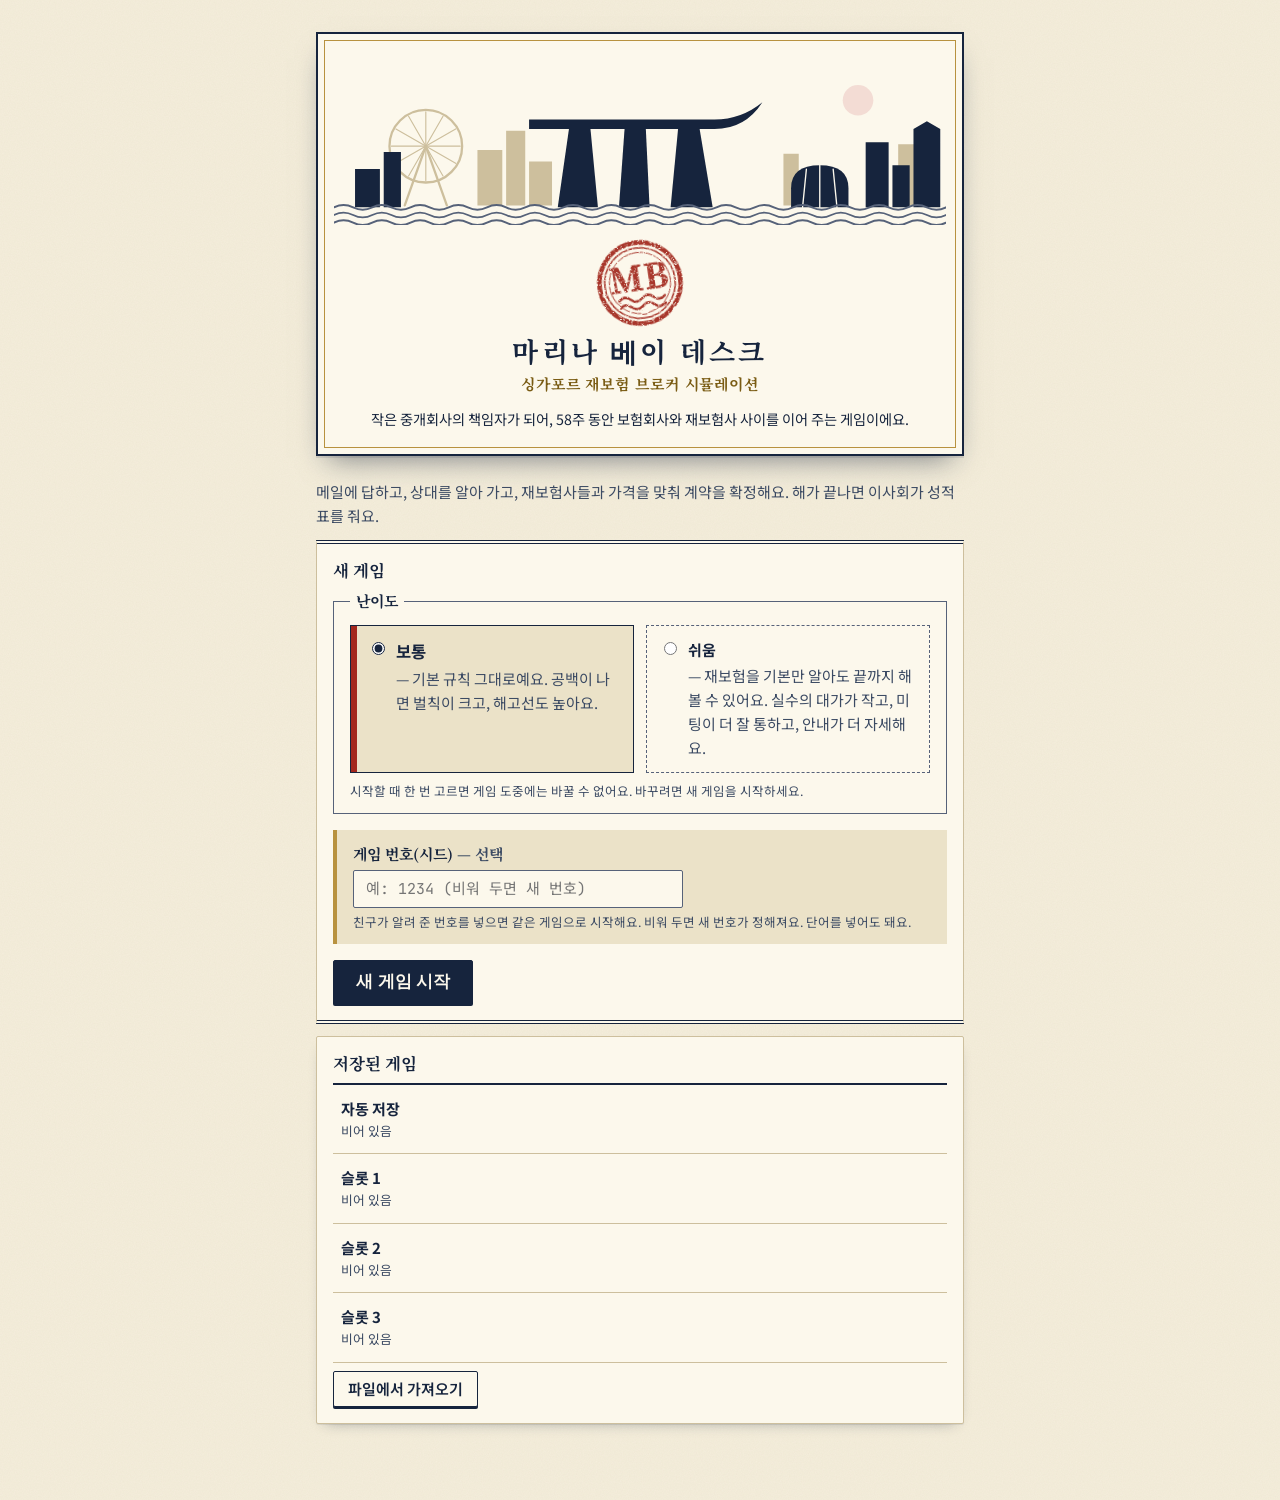
<file: index.html>
<!doctype html>
<html lang="ko">
<head>
  <meta charset="utf-8">
  <meta name="viewport" content="width=device-width, initial-scale=1">
  <!-- 외부 접속 금지 규칙(CLAUDE.md)을 브라우저가 직접 강제한다: 같은 폴더의 파일만 읽을 수 있다. -->
  <meta http-equiv="Content-Security-Policy" content="default-src 'none'; script-src 'self'; style-src 'self'; img-src 'self' data:; font-src 'self'; connect-src 'self'; base-uri 'none'; form-action 'none'">
  <meta name="color-scheme" content="light">
  <title>마리나 베이 데스크 · 싱가포르 재보험 브로커 시뮬레이션</title>
  <link rel="icon" href="data:,">
  <link rel="preload" href="fonts/NotoSerifKR-Bold.subset.woff2" as="font" type="font/woff2" crossorigin>
  <link rel="stylesheet" href="css/base.css">
  <link rel="stylesheet" href="css/screens.css">
</head>
<body>
  <div id="app">
    <p class="boot-fallback">게임을 불러오는 중이에요. 이 문구가 계속 보인다면, 주소가 <code>file://</code>로 시작하는지 확인해 주세요.
      폴더에서 <code>python3 -m http.server 8000</code>을 실행한 뒤 <code>http://localhost:8000</code>으로 열어야 해요.</p>
  </div>
  <div id="toasts" role="status" aria-live="polite"></div>
  <noscript><p class="boot-fallback">이 게임은 JavaScript가 켜져 있어야 해요.</p></noscript>
  <script type="module" src="js/main.js"></script>
</body>
</html>
</file>
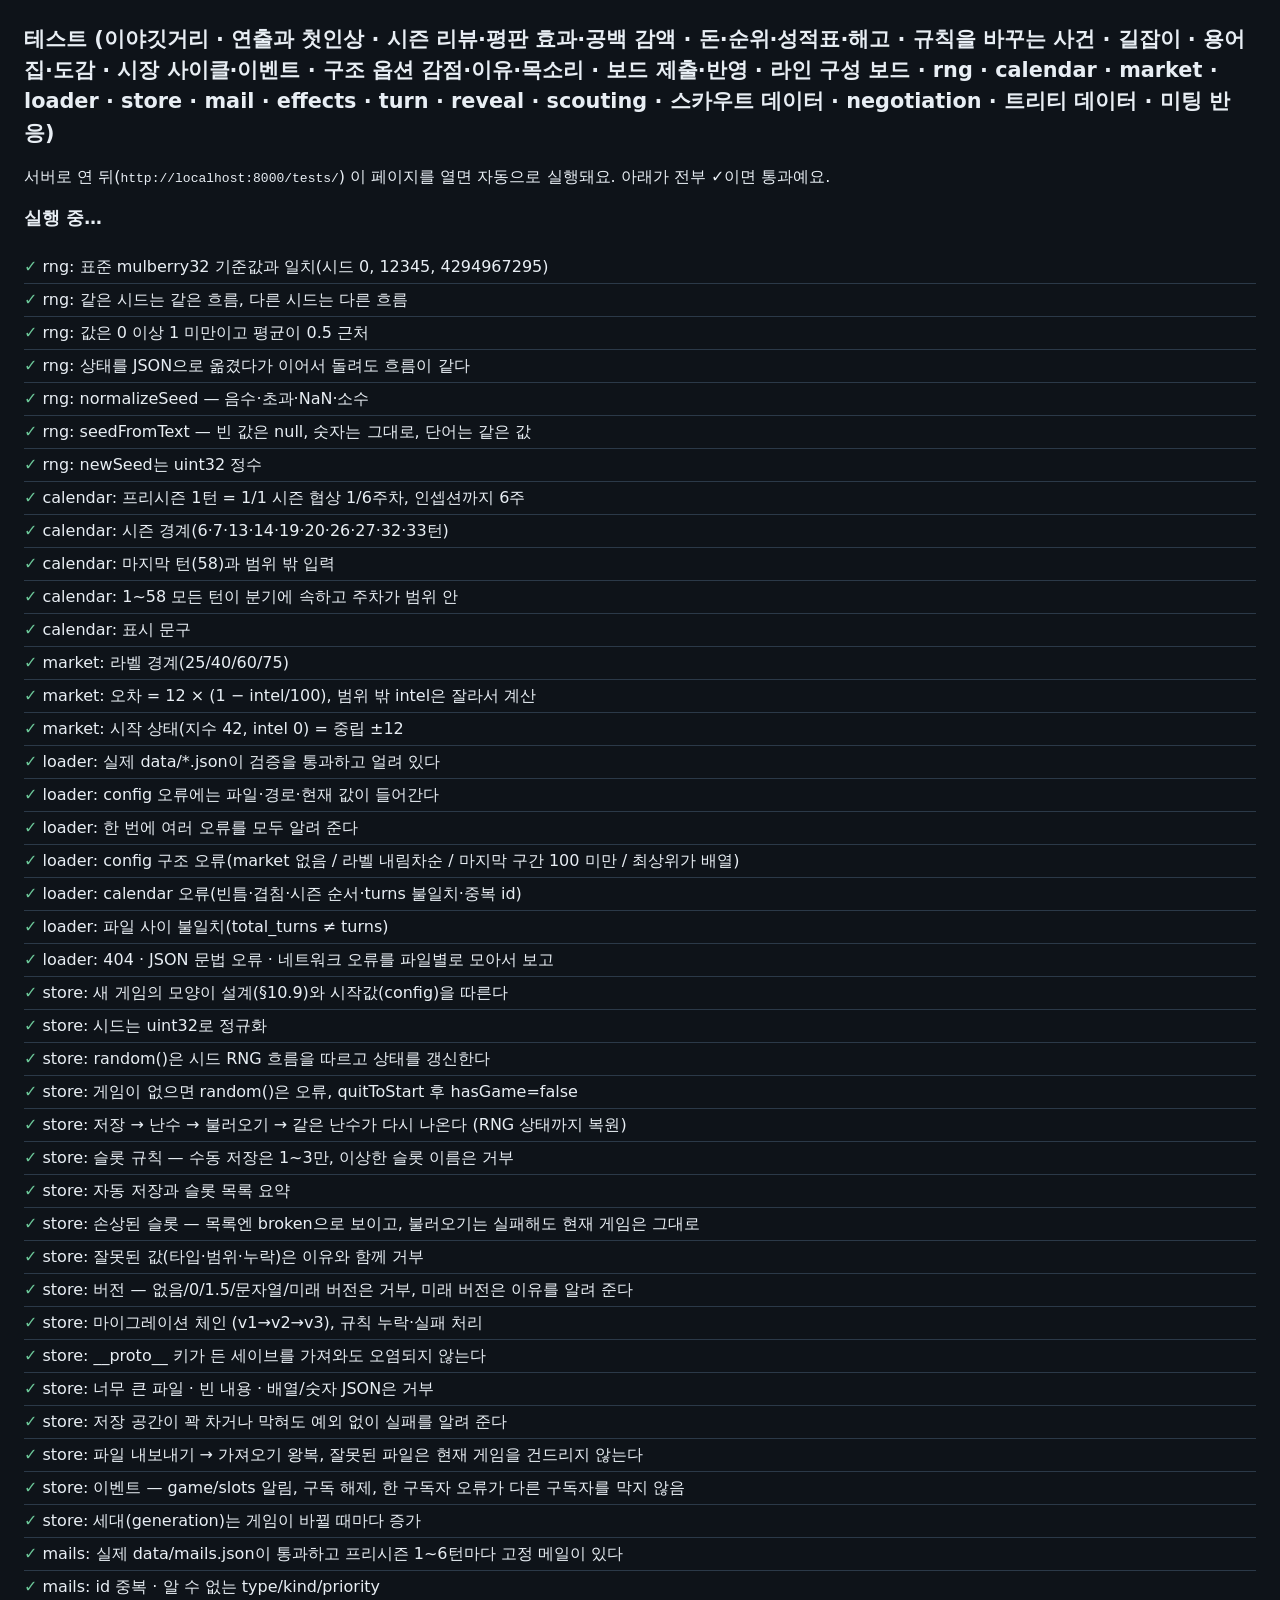
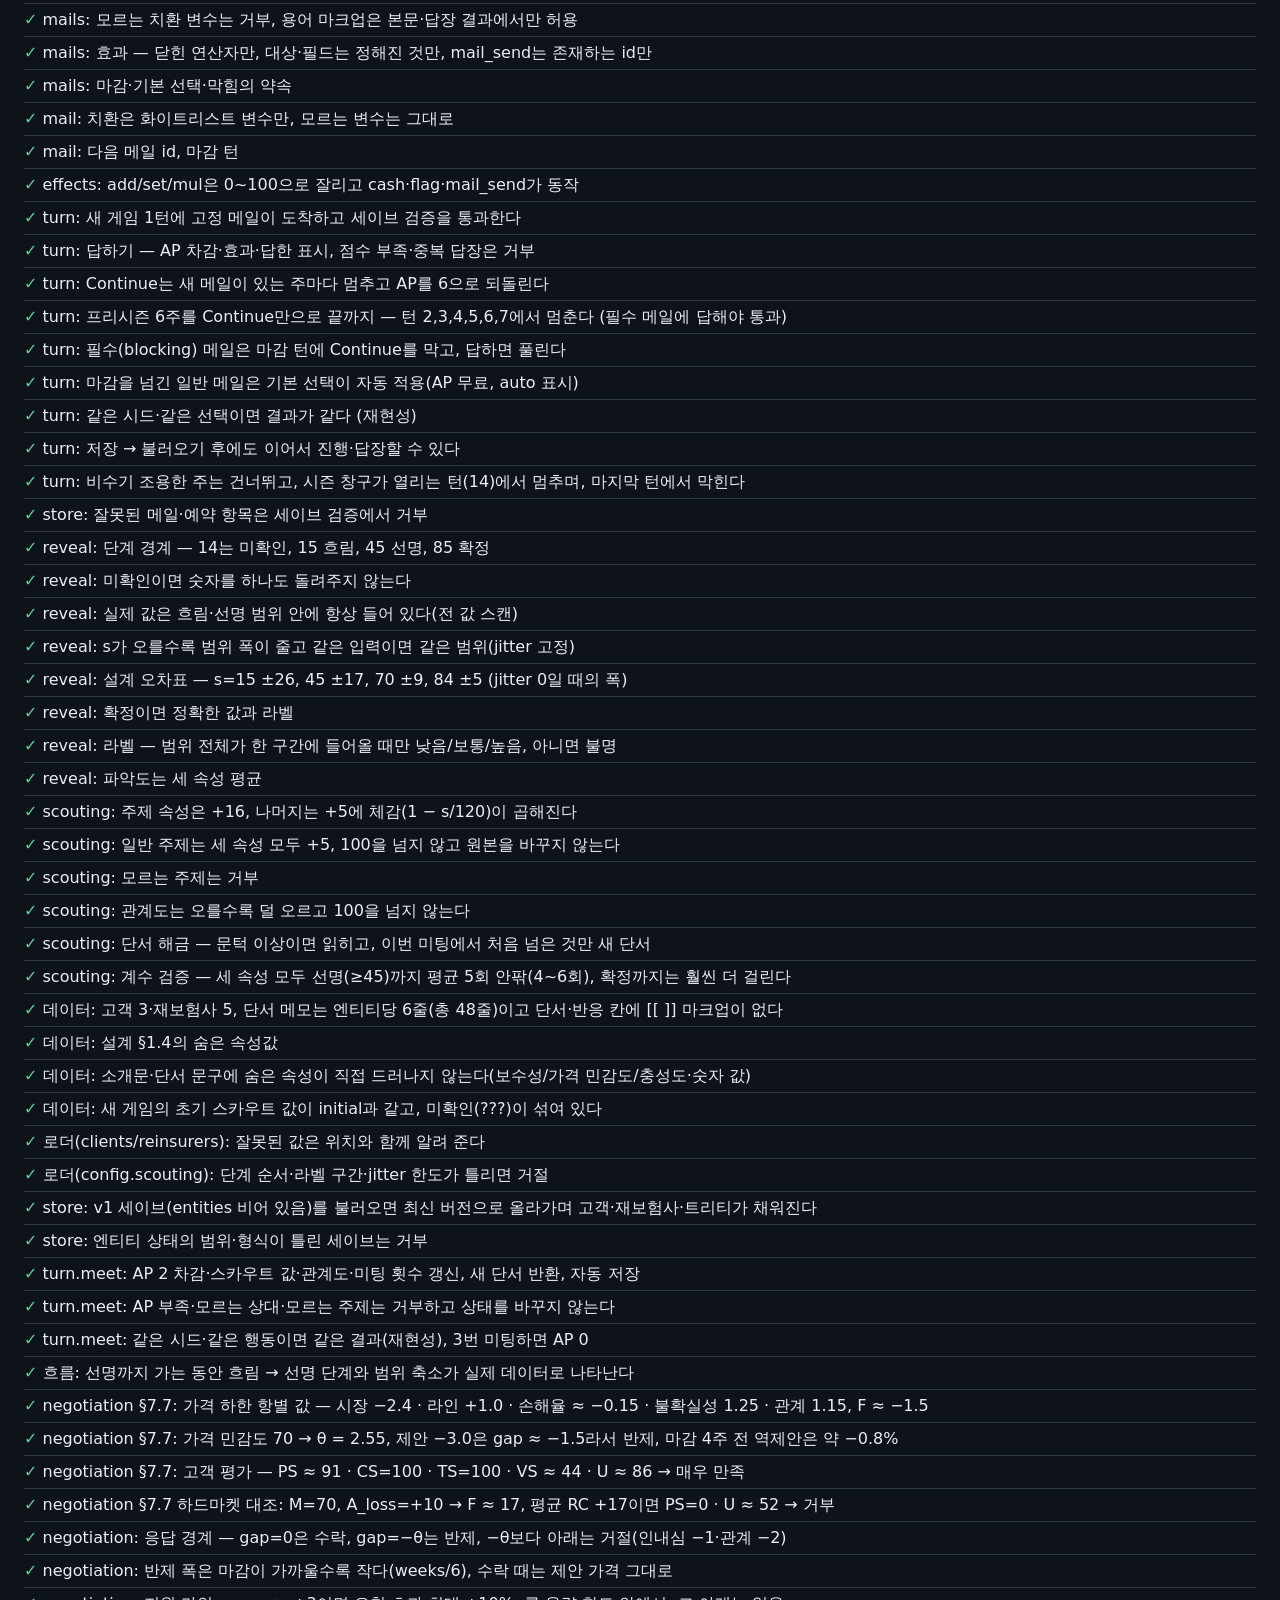
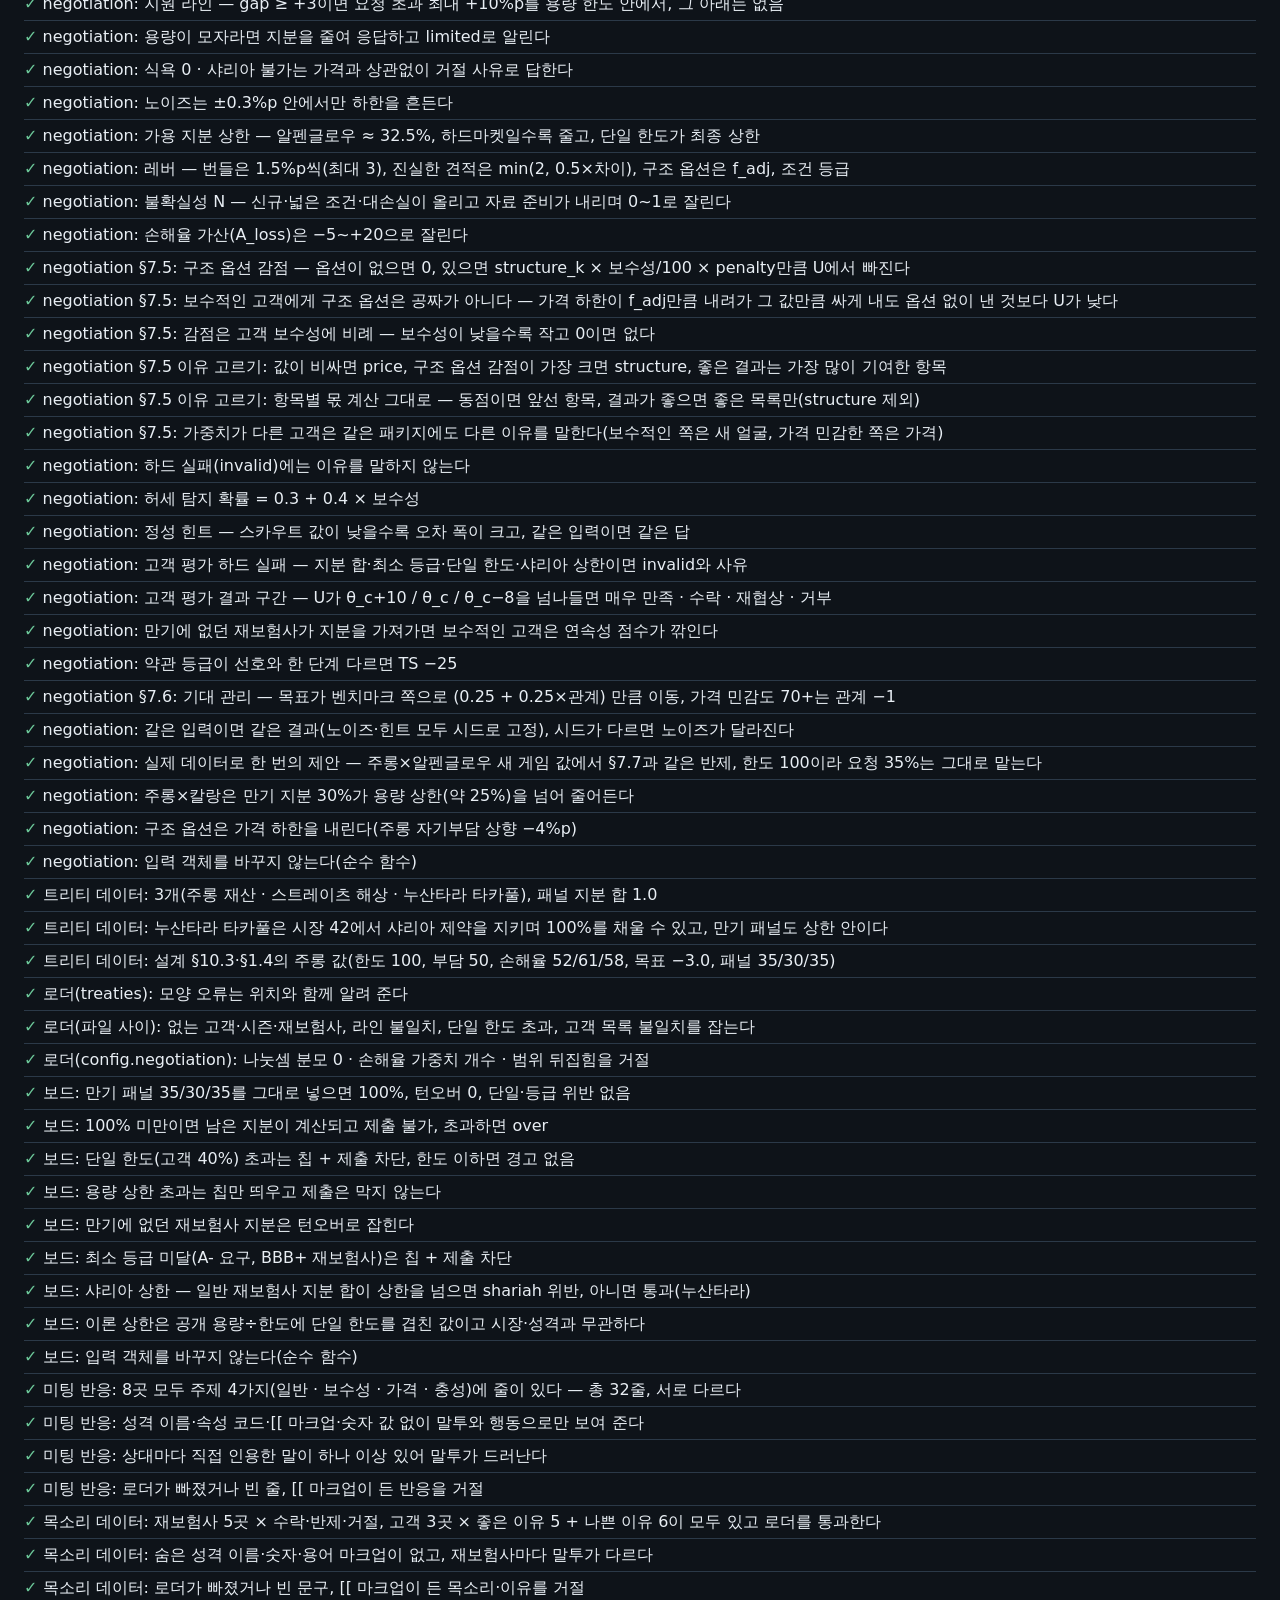
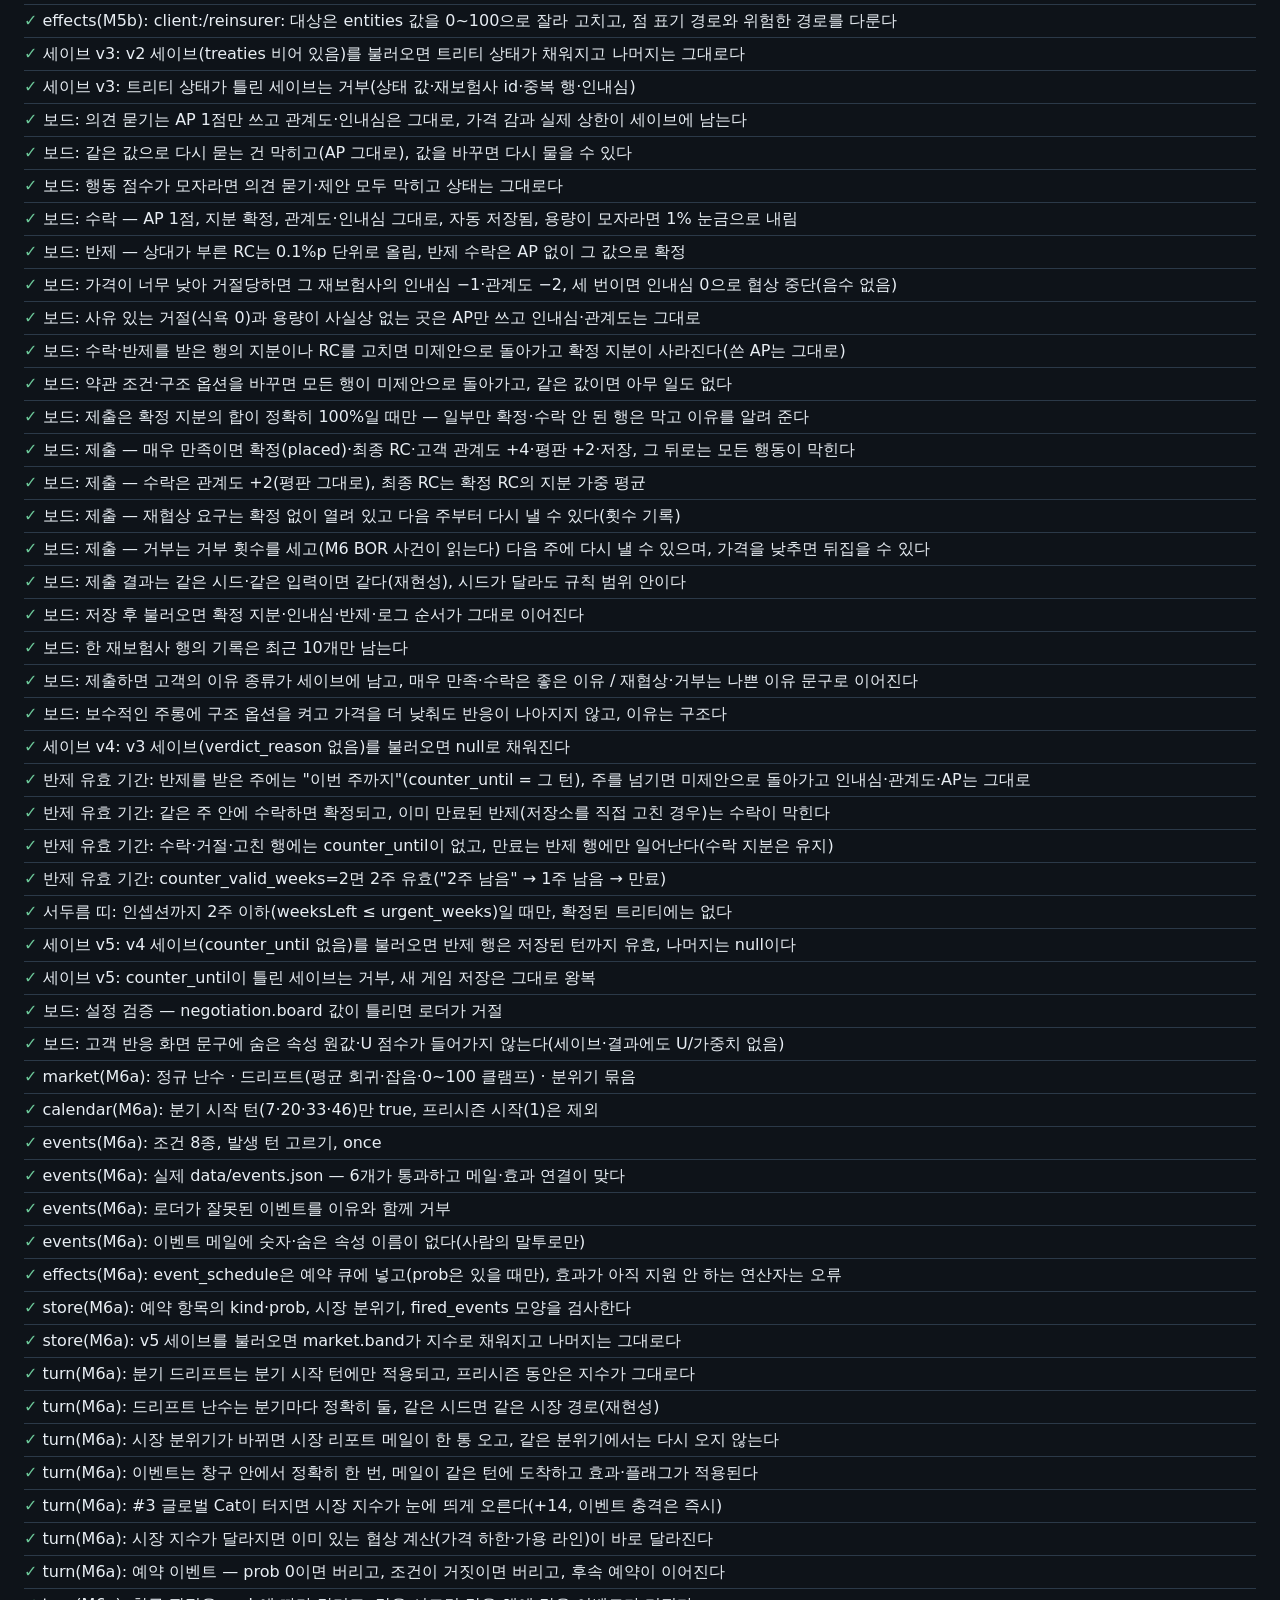
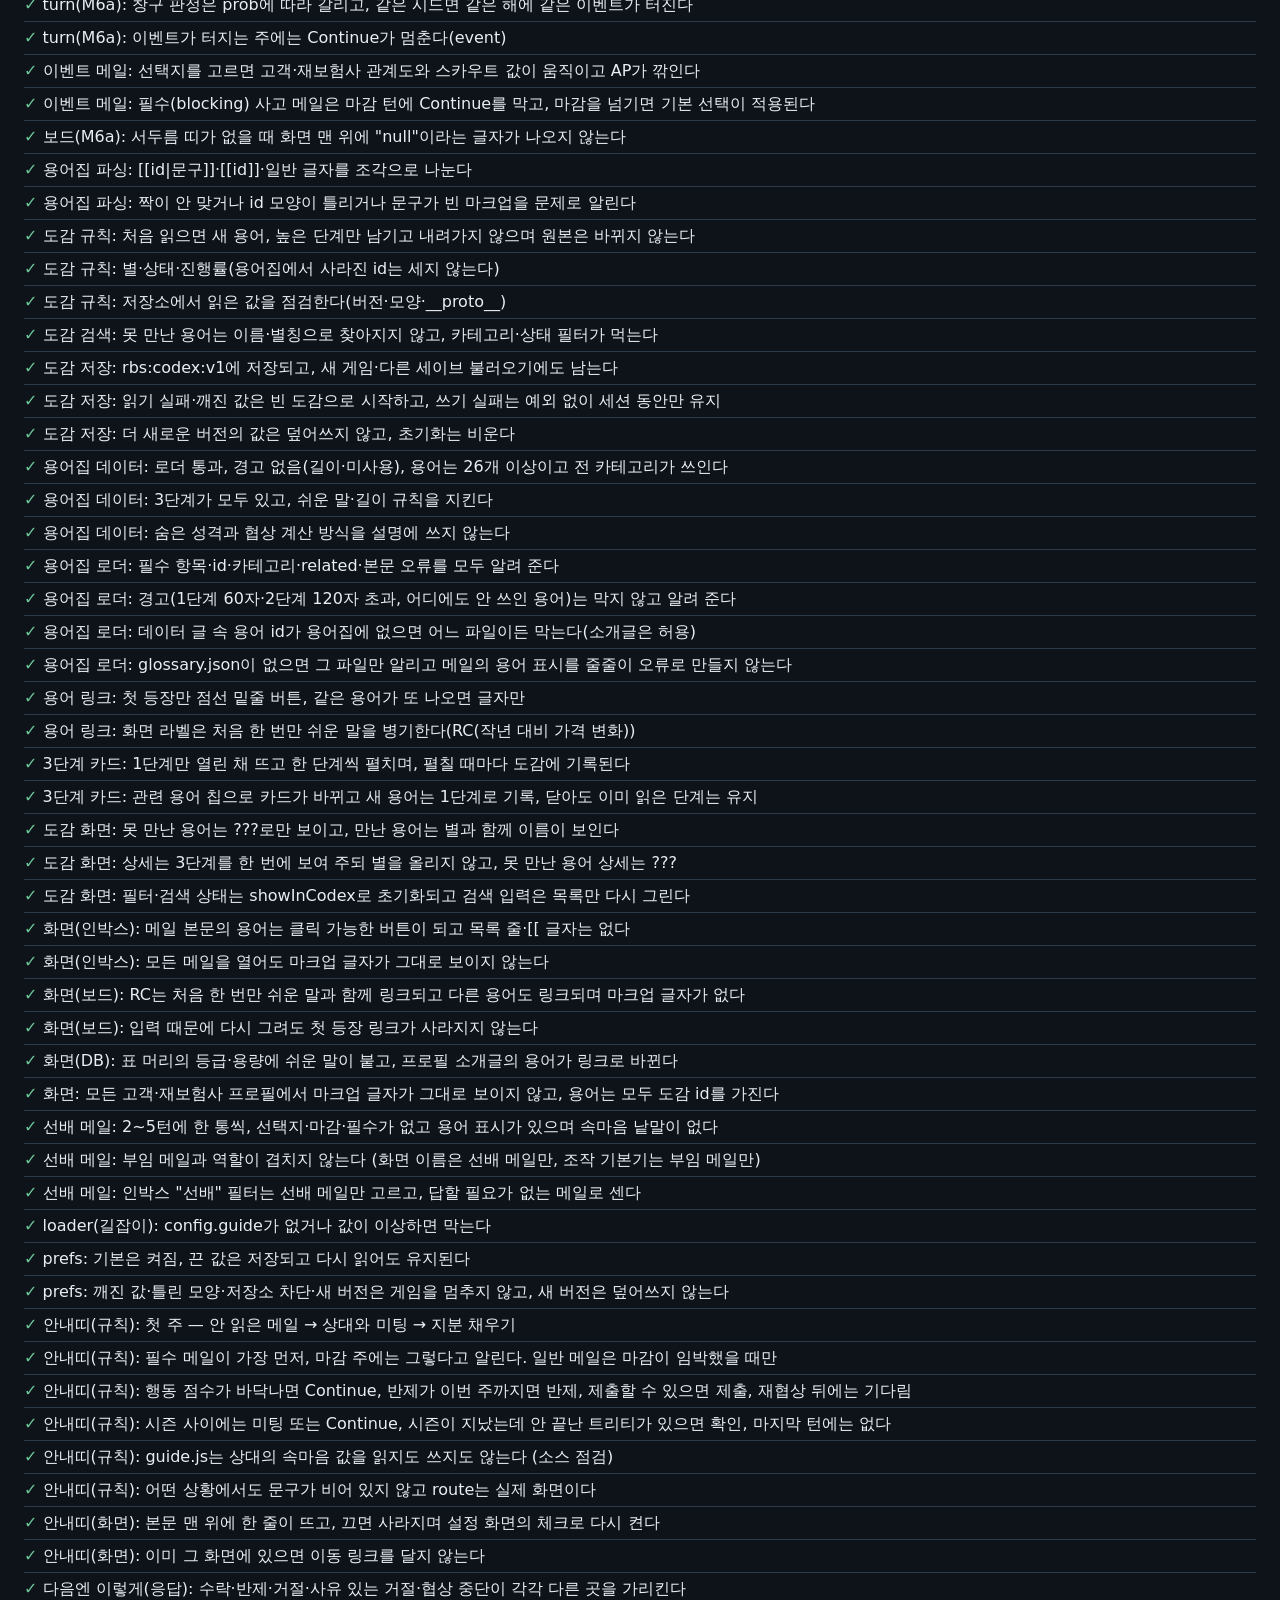
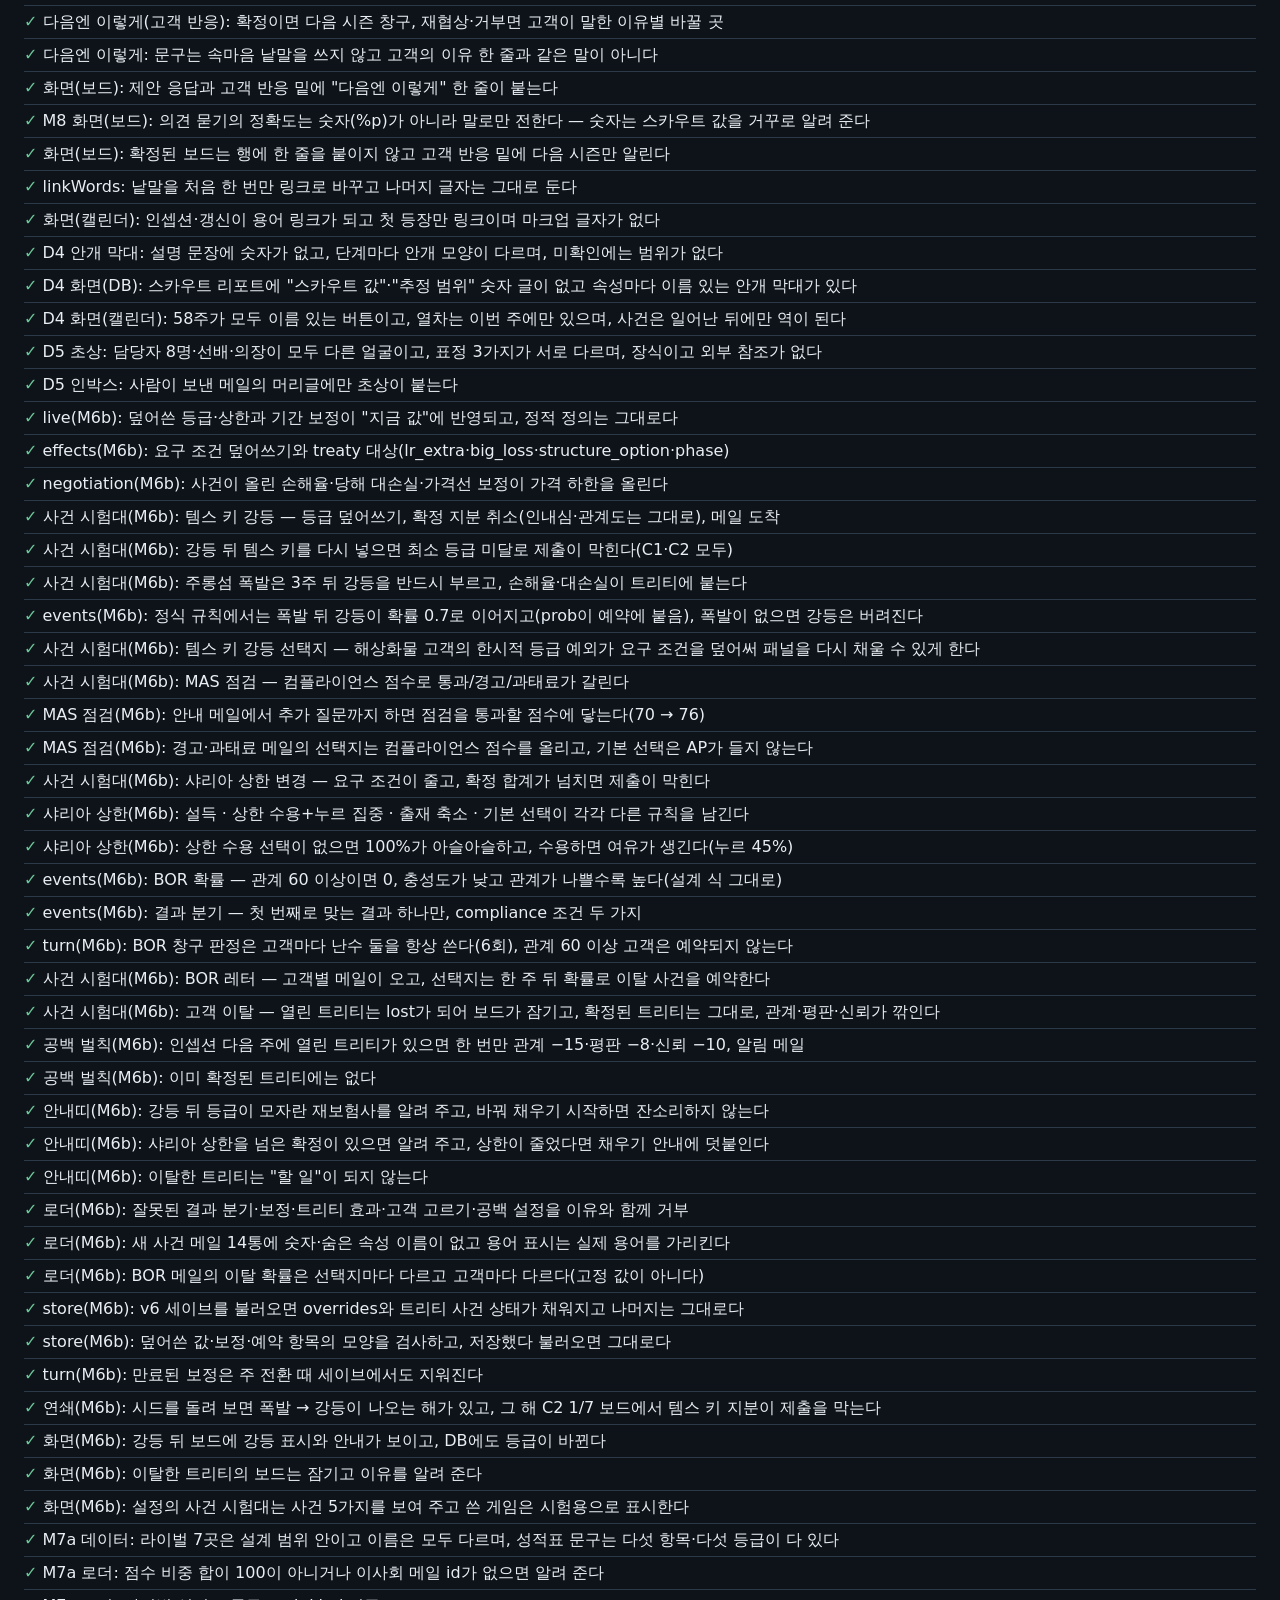
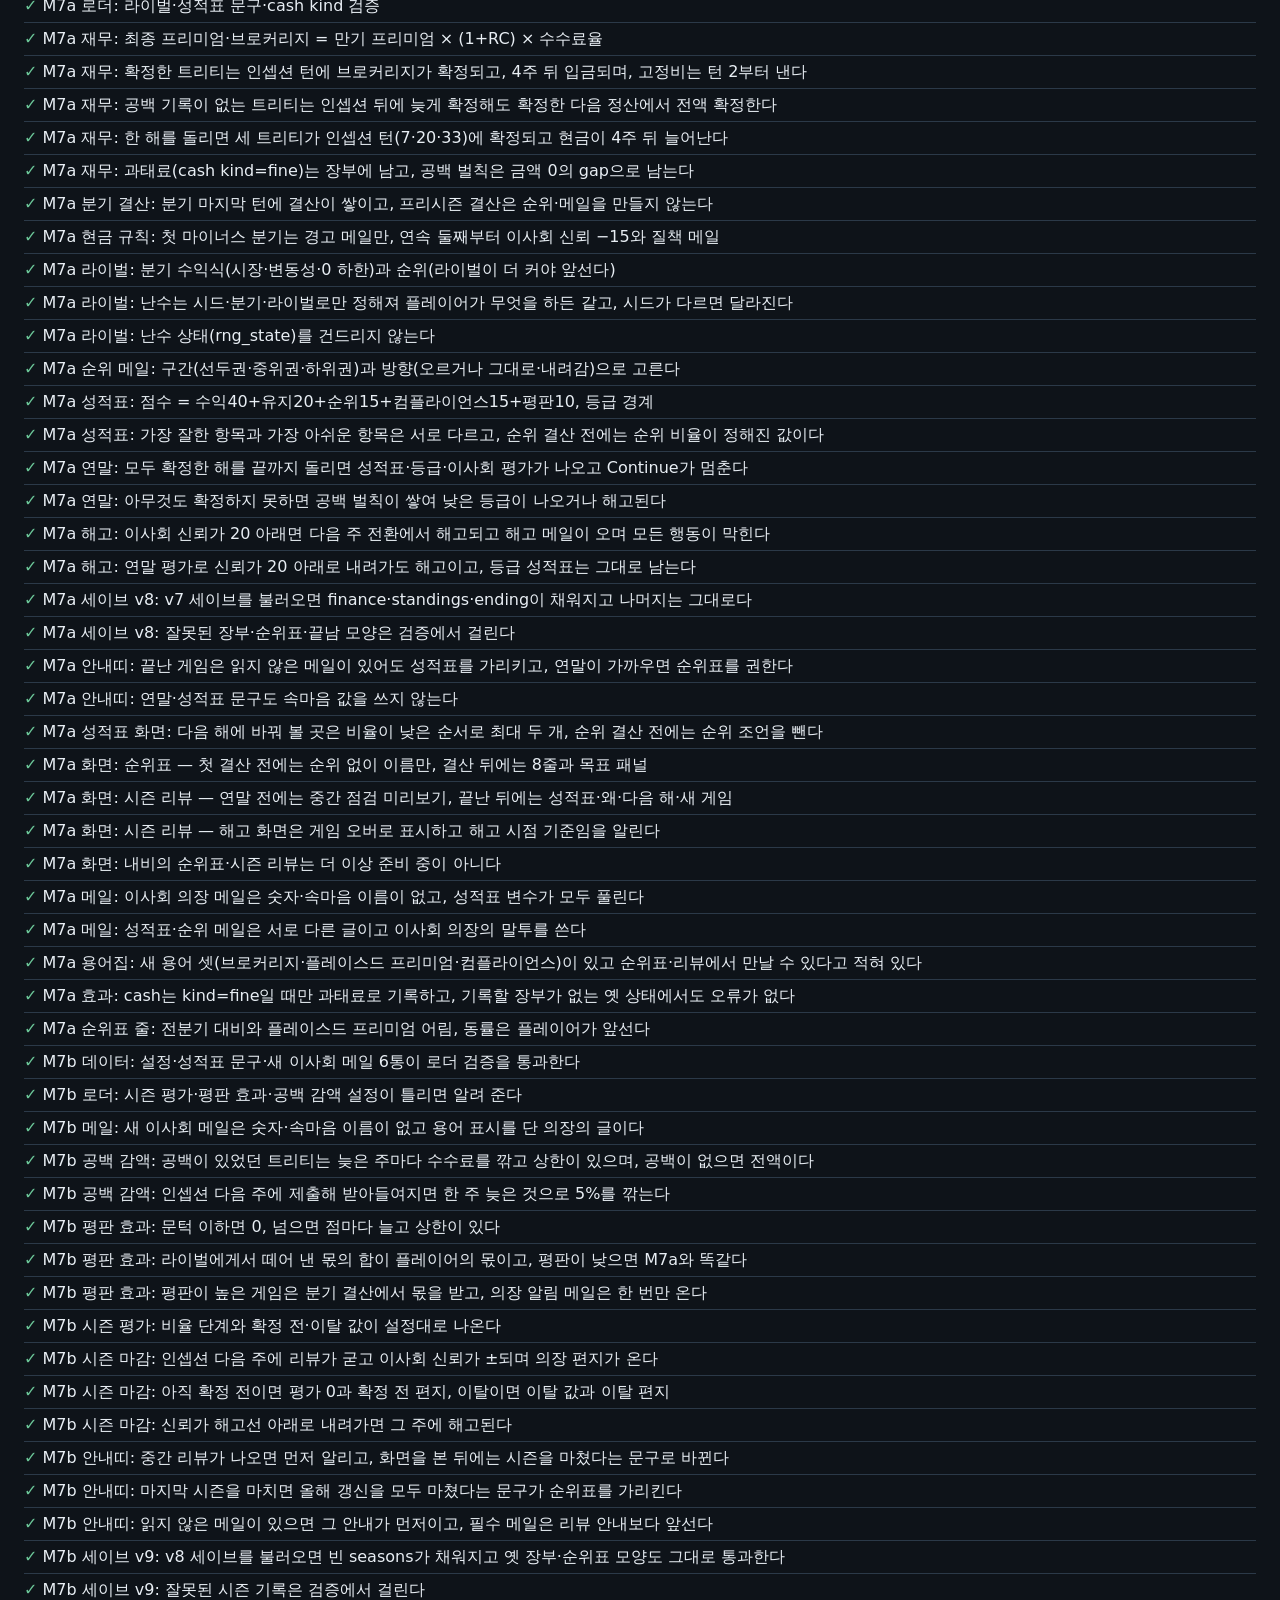
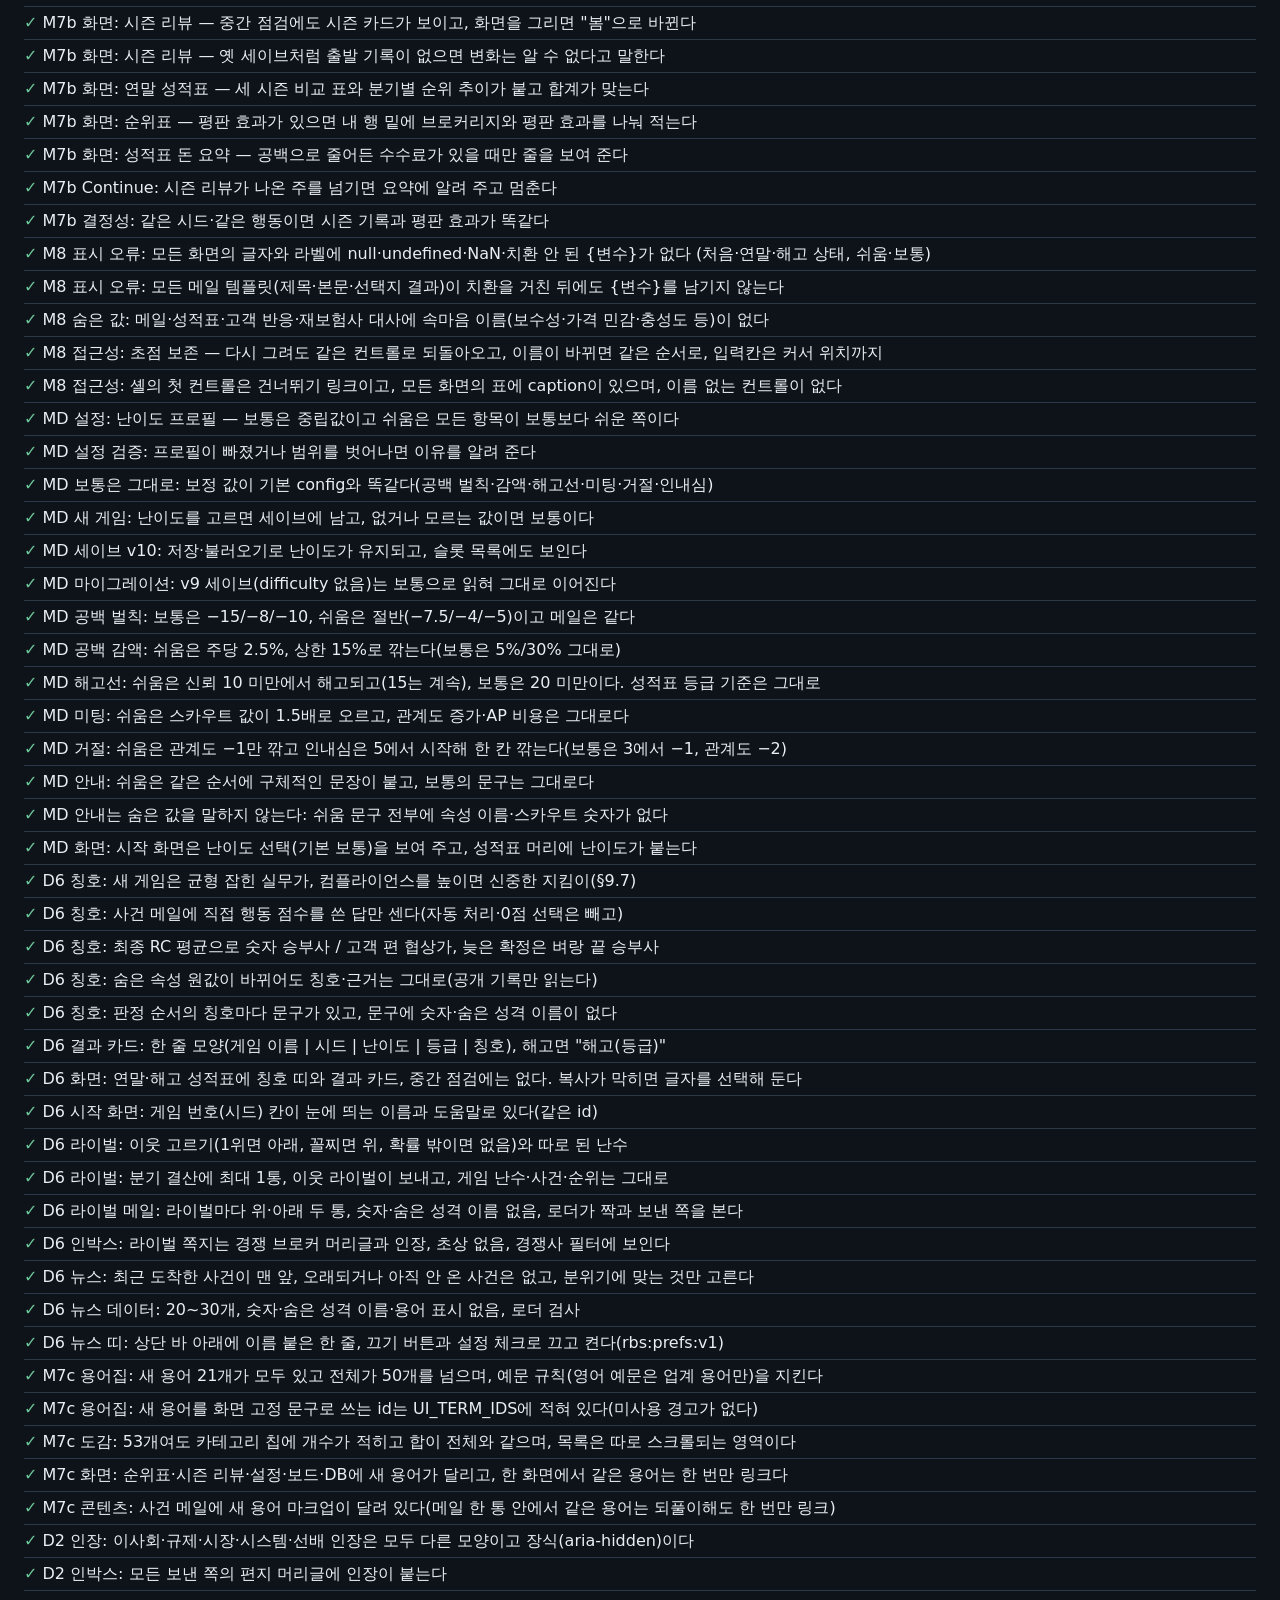
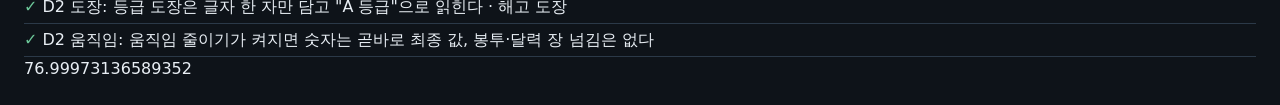
<file: tests/index.html>
<!doctype html>
<html lang="ko">
<head>
  <meta charset="utf-8">
  <meta name="viewport" content="width=device-width, initial-scale=1">
  <title>테스트 실행 중…</title>
  <style>
    body { font-family: system-ui, "Apple SD Gothic Neo", "Malgun Gothic", sans-serif; margin: 24px; background: #0e1319; color: #e8eef4; line-height: 1.5; }
    h1 { font-size: 1.3rem; }
    #summary { font-size: 1.1rem; font-weight: 700; margin: 12px 0 20px; }
    ul { list-style: none; padding: 0; margin: 0; }
    li { padding: 4px 0; border-bottom: 1px solid #2b3948; }
    .pass::before { content: "✓ "; color: #6cc799; }
    .fail::before { content: "✗ "; color: #f07178; }
    .fail { color: #f07178; }
    .detail { display: block; margin-left: 1.4em; font-size: 0.88rem; color: #a3b3c3; white-space: pre-wrap; }
  </style>
</head>
<body>
  <h1>테스트 (이야깃거리 · 연출과 첫인상 · 시즌 리뷰·평판 효과·공백 감액 · 돈·순위·성적표·해고 · 규칙을 바꾸는 사건 · 길잡이 · 용어집·도감 · 시장 사이클·이벤트 · 구조 옵션 감점·이유·목소리 · 보드 제출·반영 · 라인 구성 보드 · rng · calendar · market · loader · store · mail · effects · turn · reveal · scouting · 스카우트 데이터 · negotiation · 트리티 데이터 · 미팅 반응)</h1>
  <p>서버로 연 뒤(<code>http://localhost:8000/tests/</code>) 이 페이지를 열면 자동으로 실행돼요. 아래가 전부 ✓이면 통과예요.</p>
  <div id="summary">실행 중…</div>
  <ul id="results"></ul>

  <script type="module">
    import { nextFloat, normalizeSeed, seedFromText, newSeed } from '../js/rng.js';
    import { describeTurn, turnLabel, seasonLabel } from '../js/calendar.js';
    import { marketLabel, marketUncertainty, describeMarket } from '../js/market.js';
    import { loadData, validateConfig, validateCalendar, validateCross, validateMails } from '../js/loader.js';
    import * as mailLib from '../js/mail.js';
    import { applyEffects } from '../js/effects.js';
    import * as turn from '../js/turn.js';
    import * as store from '../js/store.js';
    import { revealAttr, stageOf, labelOf, awareness, ATTRS } from '../js/reveal.js';
    import { applyMeeting, relationshipAfterMeeting, unlockedNotes, newlyUnlocked, TOPICS } from '../js/scouting.js';
    import { validateClients, validateReinsurers, validateTreaties } from '../js/loader.js';
    import * as neg from '../js/negotiation.js';
    import { gaussian, driftIndex, marketBand } from '../js/market.js';
    import { isQuarterStart } from '../js/calendar.js';
    import * as ev from '../js/events.js';
    import { validateEvents } from '../js/loader.js';
    import { renderPlacement, hintErrWords } from '../js/ui/placement_view.js';
    import { captureFocus, restoreFocus } from '../js/ui/focus.js';
    import * as gl from '../js/glossary.js';
    import { validateGlossary, glossaryWarnings } from '../js/loader.js';
    import { richText, glossaryLink, openTermCard, renderCodex, resetTermScope, showInCodex, linkWords } from '../js/ui/glossary_view.js';
    import * as diff from '../js/difficulty.js';
    import { renderInbox } from '../js/ui/inbox.js';
    import { renderDatabase } from '../js/ui/database.js';

    // ---------- 미니 러너 ----------
    const tests = [];
    const test = (name, fn) => tests.push({ name, fn });
    const same = (a, b) => JSON.stringify(a) === JSON.stringify(b);
    function check(cond, msg) { if (!cond) throw new Error(msg || '조건이 거짓이에요'); }
    function eq(actual, expected, msg) {
      if (!same(actual, expected)) throw new Error(`${msg ? msg + ': ' : ''}기대 ${JSON.stringify(expected)} / 실제 ${JSON.stringify(actual)}`);
    }
    const has = (arr, text) => arr.some((e) => (e.message ?? e).includes(text));

    function memoryStorage({ failSet = false, failGet = false } = {}) {
      const map = new Map();
      return {
        map,
        getItem(k) { if (failGet) throw new Error('blocked'); return map.has(k) ? map.get(k) : null; },
        setItem(k, v) {
          if (failSet) { const e = new Error('quota'); e.name = 'QuotaExceededError'; throw e; }
          map.set(k, String(v));
        },
        removeItem(k) { map.delete(k); },
      };
    }
    const draw = (n) => Array.from({ length: n }, () => store.random());

    // ---------- 데이터 ----------
    const loaded = await loadData();
    const data = loaded.ok ? loaded.data : null;
    const clone = (o) => structuredClone(o);
    if (data) store.configure(data);
    gl.useCodexStorage(memoryStorage()); // 테스트가 진짜 localStorage(플레이어의 도감)를 건드리지 않게 항상 가짜 저장소를 쓴다

    // ---------- rng ----------
    test('rng: 표준 mulberry32 기준값과 일치(시드 0, 12345, 4294967295)', () => {
      const refs = {
        0: [0.26642920868471265, 0.0003297457005828619, 0.2232720274478197, 0.1462021479383111, 0.46732782293111086],
        12345: [0.9797282677609473, 0.3067522644996643, 0.484205421525985, 0.817934412509203, 0.5094283693470061],
        4294967295: [0.8964226141106337, 0.189478256739676, 0.7156526781618595, 0.9440599093213677, 0.8452364315744489],
      };
      for (const [seed, expected] of Object.entries(refs)) {
        let s = Number(seed);
        const got = [];
        for (let i = 0; i < 5; i++) { const r = nextFloat(s); got.push(r.value); s = r.state; }
        eq(got, expected, `시드 ${seed}`);
      }
    });
    test('rng: 같은 시드는 같은 흐름, 다른 시드는 다른 흐름', () => {
      const run = (seed) => { let s = seed; return Array.from({ length: 5 }, () => { const r = nextFloat(s); s = r.state; return r.value; }); };
      eq(run(99), run(99));
      check(!same(run(99), run(100)), '시드가 달라도 같은 흐름이에요');
    });
    test('rng: 값은 0 이상 1 미만이고 평균이 0.5 근처', () => {
      let s = 2024, sum = 0;
      for (let i = 0; i < 20000; i++) { const r = nextFloat(s); s = r.state; check(r.value >= 0 && r.value < 1, `범위 밖: ${r.value}`); sum += r.value; }
      check(Math.abs(sum / 20000 - 0.5) < 0.01, `평균 ${sum / 20000}`);
    });
    test('rng: 상태를 JSON으로 옮겼다가 이어서 돌려도 흐름이 같다', () => {
      let s = 31337; const straight = [];
      for (let i = 0; i < 10; i++) { const r = nextFloat(s); s = r.state; straight.push(r.value); }
      let t = 31337; const resumed = [];
      for (let i = 0; i < 5; i++) { const r = nextFloat(t); t = r.state; resumed.push(r.value); }
      t = JSON.parse(JSON.stringify({ rng_state: t })).rng_state;
      for (let i = 0; i < 5; i++) { const r = nextFloat(t); t = r.state; resumed.push(r.value); }
      eq(resumed, straight);
    });
    test('rng: normalizeSeed — 음수·초과·NaN·소수', () => {
      eq(normalizeSeed(-1), 4294967295); eq(normalizeSeed(2 ** 32 + 5), 5); eq(normalizeSeed(NaN), 0);
      eq(normalizeSeed(Infinity), 0); eq(normalizeSeed(1.9), 1); eq(normalizeSeed(0), 0);
    });
    test('rng: seedFromText — 빈 값은 null, 숫자는 그대로, 단어는 같은 값', () => {
      eq(seedFromText(''), null); eq(seedFromText('   '), null); eq(seedFromText(undefined), null);
      eq(seedFromText('42'), 42); eq(seedFromText(' 42 '), 42);
      eq(seedFromText('4294967296'), 0); eq(seedFromText('4294967301'), 5);
      const a = seedFromText('hello'); eq(a, seedFromText('hello'));
      check(Number.isInteger(a) && a >= 0 && a <= 4294967295, '단어 시드가 uint32가 아니에요');
      check(a !== seedFromText('Hello'), '대소문자가 구분돼야 해요');
      const longNum = seedFromText('9'.repeat(40));
      check(Number.isInteger(longNum) && longNum >= 0, '아주 긴 숫자 문자열 처리');
      check(Number.isInteger(seedFromText('주롱섬')), '한글 시드');
    });
    test('rng: newSeed는 uint32 정수', () => {
      const s = newSeed(); check(Number.isInteger(s) && s >= 0 && s <= 4294967295, String(s));
    });

    // ---------- calendar ----------
    test('calendar: 프리시즌 1턴 = 1/1 시즌 협상 1/6주차, 인셉션까지 6주', () => {
      const d = describeTurn(data.calendar, 1);
      eq(d.quarter.id, 'q0'); eq(d.weekInQuarter, 1); eq(d.quarterWeeks, 6);
      eq(d.season.label, '1/1'); eq(d.season.phase, 'window'); eq(d.season.weeksToInception, 6);
      eq(d.season.windowWeek, 1); eq(d.season.windowWeeks, 6);
    });
    test('calendar: 시즌 경계(6·7·13·14·19·20·26·27·32·33턴)', () => {
      const at = (t) => describeTurn(data.calendar, t);
      eq(at(6).season.weeksToInception, 1);
      eq(at(7).season.phase, 'inception'); eq(at(7).quarter.id, 'q1'); eq(at(7).weekInQuarter, 1);
      eq(at(8).season, null); eq(at(13).season, null);
      eq(at(14).season.label, '1/4'); eq(at(14).season.weeksToInception, 6);
      eq(at(19).season.weeksToInception, 1);
      eq(at(20).season.phase, 'inception'); eq(at(20).quarter.id, 'q2');
      eq(at(26).season, null); eq(at(27).season.label, '1/7'); eq(at(32).season.weeksToInception, 1);
      eq(at(33).season.phase, 'inception'); eq(at(33).quarter.id, 'q3');
    });
    test('calendar: 마지막 턴(58)과 범위 밖 입력', () => {
      const d = describeTurn(data.calendar, 58);
      eq(d.quarter.id, 'q4'); eq(d.weekInQuarter, 13); eq(d.quarterWeeks, 13);
      for (const bad of [0, 59, -1, 1.5, NaN, '3', null, undefined]) eq(describeTurn(data.calendar, bad), null, `입력 ${String(bad)}`);
    });
    test('calendar: 1~58 모든 턴이 분기에 속하고 주차가 범위 안', () => {
      for (let t = 1; t <= 58; t++) {
        const d = describeTurn(data.calendar, t);
        check(d, `턴 ${t}`); check(d.weekInQuarter >= 1 && d.weekInQuarter <= d.quarterWeeks, `턴 ${t} 주차`);
      }
    });
    test('calendar: 표시 문구', () => {
      eq(turnLabel(describeTurn(data.calendar, 1)), '프리시즌 1주차');
      eq(turnLabel(describeTurn(data.calendar, 20)), '2분기 1주차');
      eq(seasonLabel(describeTurn(data.calendar, 1)), '1/1 시즌 협상 1/6주차 · 인셉션까지 6주');
      eq(seasonLabel(describeTurn(data.calendar, 7)), '1/1 인셉션 주');
      eq(seasonLabel(describeTurn(data.calendar, 10)), '갱신 시즌 사이(비수기)');
    });

    // ---------- market ----------
    test('market: 라벨 경계(25/40/60/75)', () => {
      const L = data.config.market.labels;
      const cases = [[0, '매우 소프트'], [25, '매우 소프트'], [25.1, '소프트'], [40, '소프트'], [40.1, '중립'], [42, '중립'],
        [60, '중립'], [60.1, '하드'], [75, '하드'], [75.1, '매우 하드'], [100, '매우 하드']];
      for (const [idx, label] of cases) eq(marketLabel(idx, L), label, `지수 ${idx}`);
    });
    test('market: 오차 = 12 × (1 − intel/100), 범위 밖 intel은 잘라서 계산', () => {
      eq(marketUncertainty(0, 12), 12); eq(marketUncertainty(50, 12), 6); eq(marketUncertainty(100, 12), 0);
      eq(marketUncertainty(20, 12), 10); eq(marketUncertainty(-5, 12), 12); eq(marketUncertainty(150, 12), 0);
    });
    test('market: 시작 상태(지수 42, intel 0) = 중립 ±12', () => {
      eq(describeMarket(42, 0, data.config.market), { label_ko: '중립', error: 12 });
    });

    // ---------- loader ----------
    test('loader: 실제 data/*.json이 검증을 통과하고 얼려 있다', () => {
      check(loaded.ok, loaded.ok ? '' : loaded.errors.map((e) => e.message).join('\n'));
      check(Object.isFrozen(data.config) && Object.isFrozen(data.config.game) && Object.isFrozen(data.calendar.quarters[0]), '깊게 얼려야 해요');
    });
    test('loader: config 오류에는 파일·경로·현재 값이 들어간다', () => {
      const c = clone(data.config); c.game.ap_per_week = 'six';
      const errs = validateConfig(c);
      eq(errs.length, 1); check(has(errs, 'config.json › game.ap_per_week') && has(errs, '"six"'), errs[0].message);
    });
    test('loader: 한 번에 여러 오류를 모두 알려 준다', () => {
      const c = clone(data.config); c.game.ap_per_week = -1; c.game.firm_name = ''; c.game.start_market_index = 120;
      check(validateConfig(c).length >= 3);
    });
    test('loader: config 구조 오류(market 없음 / 라벨 내림차순 / 마지막 구간 100 미만 / 최상위가 배열)', () => {
      const a = clone(data.config); delete a.market; check(has(validateConfig(a), 'market'));
      const b = clone(data.config); b.market.labels[2].max = 10; check(has(validateConfig(b), '오름차순'));
      const c = clone(data.config); c.market.labels[4].max = 90; check(has(validateConfig(c), '100까지'));
      const d = validateConfig([]); check(has(d, '최상위'));
      const e = clone(data.config); e.game.start_turn = 99; check(has(validateConfig(e), 'total_turns보다'));
    });
    test('loader: calendar 오류(빈틈·겹침·시즌 순서·turns 불일치·중복 id)', () => {
      const a = clone(data.calendar); a.quarters[1].from = 8; check(has(validateCalendar(a), '빈틈'));
      const b = clone(data.calendar); b.quarters[1].from = 5; check(has(validateCalendar(b), '겹침'));
      const c = clone(data.calendar); c.seasons[0].open_turn = 7; check(has(validateCalendar(c), 'inception_turn보다 앞'));
      const d = clone(data.calendar); d.turns = 60; check(has(validateCalendar(d), 'turns(60)'));
      const e = clone(data.calendar); e.seasons[1].id = e.seasons[0].id; check(has(validateCalendar(e), '겹쳐요'));
      const f = clone(data.calendar); f.seasons[0].inception_turn = 99; check(validateCalendar(f).length >= 1);
    });
    test('loader: 파일 사이 불일치(total_turns ≠ turns)', () => {
      const c = clone(data.config); c.game.total_turns = 60;
      check(has(validateCross({ config: c, calendar: data.calendar }), 'calendar.json의 turns(58)'));
    });
    test('loader: 404 · JSON 문법 오류 · 네트워크 오류를 파일별로 모아서 보고', async () => {
      const fake = (map) => async (url) => {
        const name = String(url).split('/').pop();
        const r = map[name]; if (r instanceof Error) throw r;
        return { ok: r.status === 200, status: r.status, json: async () => JSON.parse(r.body) };
      };
      const ent = { 'glossary.json': { status: 200, body: JSON.stringify(data.glossary) }, 'clients.json': { status: 200, body: JSON.stringify(data.clients) }, 'reinsurers.json': { status: 200, body: JSON.stringify(data.reinsurers) }, 'treaties.json': { status: 200, body: JSON.stringify(data.treaties) }, 'events.json': { status: 200, body: JSON.stringify(data.events) }, 'brokers.json': { status: 200, body: JSON.stringify(data.brokers) }, 'report.json': { status: 200, body: JSON.stringify(data.report) }, 'news.json': { status: 200, body: JSON.stringify(data.news) } };
      const res = await loadData({ fetchFn: fake({ ...ent, 'mails.json': { status: 200, body: '[]' }, 'config.json': { status: 404 }, 'calendar.json': { status: 200, body: '{ "turns": ' } }) });
      check(!res.ok); eq(res.errors.length, 2);
      check(res.errors[0].message.includes('config.json') && res.errors[0].message.includes('HTTP 404'), res.errors[0].message);
      check(res.errors[1].message.includes('calendar.json') && res.errors[1].message.includes('JSON 문법'), res.errors[1].message);
      const net = await loadData({ fetchFn: fake({ ...ent, 'mails.json': { status: 200, body: '[]' }, 'config.json': new TypeError('Failed to fetch'), 'calendar.json': { status: 200, body: '{}' } }) });
      check(!net.ok && has(net.errors, 'Failed to fetch'));
    });

    // ---------- store ----------
    const fresh = (opts) => { const st = memoryStorage(opts); store.useStorage(st); return st; };

    test('store: 새 게임의 모양이 설계(§10.9)와 시작값(config)을 따른다', () => {
      fresh(); const s = store.newGame({ seed: 777 });
      eq(s.version, 10); eq(s.seed, 777); eq(s.rng_state, 777); eq(s.turn, 1); eq(s.ap, 6);
      eq(s.player, { firm: 'Marina Bay Re Brokers', cash_usd_m: 1, reputation: 50, compliance: 70, board_confidence: 60, market_intel: 0, flags: [] });
      eq(s.market, { index: 42, band: 'neutral' });
      eq(Object.keys(s.entities.clients), data.clients.map((c) => c.id)); eq(Object.keys(s.entities.reinsurers), data.reinsurers.map((r) => r.id));
      eq([s.mails, s.scheduled, s.fired_events, s.modifiers, s.log], [[], [], [], [], []]);
      eq(Object.keys(s.treaties), data.treaties.map((t) => t.id));
      eq(s.treaties.trt_jurong_property_xl, { phase: 'open', prep_quality: 0, target_rc: -3, terms: 'standard', structure_option: '', panel: [],
        retry_turn: 0, renegotiations: 0, rejections: 0, moves: 0, verdict: null, verdict_reason: null, final_rc: null, obligations: [], lr_extra: 0, big_loss: false, gap_applied: false });
      eq(s.overrides, { reinsurers: {}, clients: {} });
      eq(store.validateState(s), []);
    });
    test('store: 시드는 uint32로 정규화', () => { fresh(); eq(store.newGame({ seed: -1 }).seed, 4294967295); });
    test('store: random()은 시드 RNG 흐름을 따르고 상태를 갱신한다', () => {
      fresh(); store.newGame({ seed: 12345 });
      eq(draw(2), [0.9797282677609473, 0.3067522644996643]);
      let s = 12345; s = nextFloat(s).state; s = nextFloat(s).state; eq(store.getState().rng_state, s);
    });
    test('store: 게임이 없으면 random()은 오류, quitToStart 후 hasGame=false', () => {
      fresh(); store.newGame({ seed: 1 }); store.quitToStart();
      eq(store.hasGame(), false); let threw = false; try { store.random(); } catch { threw = true; } check(threw);
    });
    test('store: 저장 → 난수 → 불러오기 → 같은 난수가 다시 나온다 (RNG 상태까지 복원)', () => {
      fresh(); store.newGame({ seed: 2027 }); draw(3);
      check(store.save('1').ok);
      const savedJson = JSON.stringify(store.getState());
      const first = draw(3);
      check(store.load('1').ok);
      eq(draw(3), first, '불러온 뒤 난수');
      // 불러온 직후 상태는 저장 당시와 같아야 한다 (난수를 뽑기 전에 비교)
      store.load('1'); eq(JSON.stringify(store.getState()), savedJson);
    });
    test('store: 슬롯 규칙 — 수동 저장은 1~3만, 이상한 슬롯 이름은 거부', () => {
      const st = fresh(); store.newGame({ seed: 5 });
      for (const bad of ['auto', '0', '4', '', '__proto__', '../x', 'constructor', 1, null]) {
        check(!store.save(bad).ok, `save(${String(bad)})`);
        check(!store.load(bad).ok || bad === 'auto', `load(${String(bad)})`);
        check(!store.deleteSlot(bad).ok || bad === 'auto', `delete(${String(bad)})`);
      }
      eq([...st.map.keys()], [], '이상한 슬롯 때문에 저장소에 키가 생기면 안 돼요');
    });
    test('store: 자동 저장과 슬롯 목록 요약', () => {
      fresh(); store.newGame({ seed: 5 });
      eq(store.listSlots().map((s) => s.status), ['empty', 'empty', 'empty', 'empty']);
      check(store.autosave().ok); check(store.save('2').ok);
      const list = store.listSlots();
      eq(list.map((s) => s.slot), ['auto', '1', '2', '3']);
      eq(list.map((s) => s.status), ['ok', 'empty', 'ok', 'empty']);
      eq([list[0].turn, list[0].firm, list[0].cash_usd_m], [1, 'Marina Bay Re Brokers', 1]);
      check(typeof list[0].saved_at === 'string');
      check(store.deleteSlot('2').ok); eq(store.listSlots()[2].status, 'empty');
    });
    test('store: 손상된 슬롯 — 목록엔 broken으로 보이고, 불러오기는 실패해도 현재 게임은 그대로', () => {
      const st = fresh(); store.newGame({ seed: 8 }); draw(2);
      const before = JSON.stringify(store.getState());
      st.map.set('rbs:save:v1:3', '{oops');
      eq(store.listSlots()[3].status, 'broken');
      const res = store.load('3'); check(!res.ok && res.error.includes('JSON')); eq(JSON.stringify(store.getState()), before);
    });
    test('store: 잘못된 값(타입·범위·누락)은 이유와 함께 거부', () => {
      fresh(); store.newGame({ seed: 9 }); const base = clone(store.getState());
      const mutate = (fn) => { const s = clone(base); fn(s); return store.parseSave(JSON.stringify(s)); };
      const cases = [
        [(s) => { s.turn = 'abc'; }, 'turn'], [(s) => { s.turn = 59; }, 'turn'], [(s) => { s.turn = 0; }, 'turn'],
        [(s) => { s.ap = -1; }, 'ap'], [(s) => { s.seed = 1.5; }, 'seed'], [(s) => { s.rng_state = -3; }, 'rng_state'],
        [(s) => { s.player.cash_usd_m = '1'; }, 'cash_usd_m'], [(s) => { s.player.compliance = 101; }, 'compliance'],
        [(s) => { s.player.firm = ''; }, 'firm'], [(s) => { s.player.flags = [1]; }, 'flags'],
        [(s) => { s.market.index = null; }, 'market.index'], [(s) => { delete s.entities.clients; }, 'entities'],
        [(s) => { s.mails = {}; }, 'mails'], [(s) => { delete s.player; }, 'player'],
      ];
      for (const [fn, key] of cases) { const r = mutate(fn); check(!r.ok && r.error.includes(key), `${key}: ${JSON.stringify(r)}`); }
    });
    test('store: 버전 — 없음/0/1.5/문자열/미래 버전은 거부, 미래 버전은 이유를 알려 준다', () => {
      fresh(); store.newGame({ seed: 9 }); const base = clone(store.getState());
      const parse = (v) => { const s = clone(base); if (v === undefined) delete s.version; else s.version = v; return store.parseSave(JSON.stringify(s)); };
      for (const v of [undefined, 0, 1.5, '1', null]) check(!parse(v).ok, `version ${String(v)}`);
      const future = parse(11); check(!future.ok && future.error.includes('더 새로운'), JSON.stringify(future));
    });
    test('store: 마이그레이션 체인 (v1→v2→v3), 규칙 누락·실패 처리', () => {
      const raw = { version: 1, x: 1 };
      const ok = store.migrate(raw, { current: 3, migrations: { 1: (s) => ({ ...s, a: 1 }), 2: (s) => ({ ...s, b: 2 }) } });
      check(ok.ok); eq([ok.state.version, ok.state.a, ok.state.b], [3, 1, 2]);
      check(!store.migrate(raw, { current: 3, migrations: { 1: (s) => s } }).ok, '규칙 누락');
      check(!store.migrate(raw, { current: 2, migrations: { 1: () => null } }).ok, '변환 실패');
      eq(store.SAVE_VERSION, 10); eq(store.migrate({ version: 1 }).ok, true);
    });
    test('store: __proto__ 키가 든 세이브를 가져와도 오염되지 않는다', () => {
      fresh(); store.newGame({ seed: 4 });
      const text = JSON.stringify(store.getState()).replace('"flags":[]', '"flags":[],"__proto__":{"polluted":"yes"}');
      check(text.includes('__proto__'));
      const r = store.parseSave(text);
      check(r.ok, JSON.stringify(r)); eq(({}).polluted, undefined); eq(Object.hasOwn(r.state.player, '__proto__'), false);
    });
    test('store: 너무 큰 파일 · 빈 내용 · 배열/숫자 JSON은 거부', () => {
      check(!store.parseSave('x'.repeat(2_000_001)).ok); check(!store.parseSave('').ok); check(!store.parseSave('   ').ok);
      check(!store.parseSave('[]').ok); check(!store.parseSave('42').ok); check(!store.parseSave('null').ok);
    });
    test('store: 저장 공간이 꽉 차거나 막혀도 예외 없이 실패를 알려 준다', () => {
      fresh({ failSet: true }); store.newGame({ seed: 6 });
      const r = store.save('1'); check(!r.ok && r.error.includes('가득'), JSON.stringify(r));
      eq(store.storageAvailable(), false); check(!store.autosave().ok);
      fresh({ failGet: true }); const list = store.listSlots(); eq(list.map((s) => s.status), ['unavailable', 'unavailable', 'unavailable', 'unavailable']);
      check(!store.load('1').ok);
    });
    test('store: 파일 내보내기 → 가져오기 왕복, 잘못된 파일은 현재 게임을 건드리지 않는다', () => {
      fresh(); store.newGame({ seed: 10 }); draw(4);
      const exp = store.exportJson(); check(exp.ok && exp.filename.endsWith('.json') && exp.filename.includes('turn1'));
      const snapshot = JSON.stringify(store.getState());
      draw(2); check(store.importJson(exp.text).ok); eq(JSON.stringify(store.getState()), snapshot);
      const bad = store.importJson('this is not json'); check(!bad.ok); eq(JSON.stringify(store.getState()), snapshot);
      const extra = JSON.parse(exp.text); extra.future_field = { a: 1 };
      check(store.importJson(JSON.stringify(extra)).ok, '알 수 없는 필드는 허용');
      store.quitToStart(); check(!store.exportJson().ok);
    });
    test('store: 이벤트 — game/slots 알림, 구독 해제, 한 구독자 오류가 다른 구독자를 막지 않음', () => {
      fresh(); const seen = []; const off = store.subscribe((t) => seen.push(t));
      const original = console.error; console.error = () => {};
      const off2 = store.subscribe(() => { throw new Error('boom'); }); const seen2 = []; const off3 = store.subscribe((t) => seen2.push(t));
      store.newGame({ seed: 3 }); store.save('1'); store.deleteSlot('1');
      console.error = original;
      eq(seen, ['game', 'slots', 'slots']); eq(seen2, ['game', 'slots', 'slots']);
      off(); off2(); off3(); store.newGame({ seed: 3 }); eq(seen.length, 3);
    });
    test('store: 세대(generation)는 게임이 바뀔 때마다 증가', () => {
      fresh(); const g0 = store.getGeneration(); store.newGame({ seed: 1 }); store.save('1'); const g1 = store.getGeneration();
      store.load('1'); const g2 = store.getGeneration(); store.quitToStart(); const g3 = store.getGeneration();
      check(g1 === g0 + 1 && g2 === g1 + 1 && g3 === g2 + 1, `${g0},${g1},${g2},${g3}`);
    });

    // ---------- 메일 데이터 검증 ----------
    const mailsOf = () => clone(data.mails);
    const mailErrs = (mutate) => { const m = mailsOf(); mutate(m); return validateMails(m, 'mails.json', data.calendar); };

    test('mails: 실제 data/mails.json이 통과하고 프리시즌 1~6턴마다 고정 메일이 있다', () => {
      eq(validateMails(data.mails, 'mails.json', data.calendar), []);
      for (let t = 1; t <= 6; t++) check(mailLib.scheduledFor(data.mails, t).length >= 1, `턴 ${t}에 도착하는 메일이 없어요`);
    });
    test('mails: id 중복 · 알 수 없는 type/kind/priority', () => {
      check(has(mailErrs((m) => { m[1].id = m[0].id; }), '겹쳐요'));
      check(has(mailErrs((m) => { m[0].type = 'spam'; }), 'type'));
      check(has(mailErrs((m) => { m[0].from.kind = 'alien'; }), 'from.kind'));
      check(has(mailErrs((m) => { m[0].priority = 'x'; }), 'priority'));
    });
    test('mails: 모르는 치환 변수는 거부, 용어 마크업은 본문·답장 결과에서만 허용', () => {
      const terms = new Set(data.glossary.map((t) => t.id));
      const withTerms = (mutate) => { const m = mailsOf(); mutate(m); return validateMails(m, 'mails.json', data.calendar, terms); };
      check(has(mailErrs((m) => { m[0].body_ko[0] = '{client.name_ko}'; }), '{client.name_ko}'));
      eq(withTerms((m) => { m[0].body_ko[0] = '[[gl_claim|손해]]가 났어요'; }), []);
      check(has(withTerms((m) => { m[0].body_ko[0] = '[[gl_nope|손해]]'; }), 'glossary.json에 없는 용어 id'));
      check(has(withTerms((m) => { m[0].body_ko[0] = '[[gl_claim|손해'; }), '짝이 맞지 않아요'));
      check(has(withTerms((m) => { m[1].subject_ko = '[[gl_claim|손해]] 통지'; }), '이 칸에서는 용어 표시'));
      check(has(withTerms((m) => { m[1].choices[0].label_ko = '[[gl_claim|손해]]'; }), '이 칸에서는 용어 표시'));
      eq(withTerms((m) => { m[1].choices[0].result_ko = '[[gl_claim]] 확인'; }), []);
    });
    test('mails: 효과 — 닫힌 연산자만, 대상·필드는 정해진 것만, mail_send는 존재하는 id만', () => {
      const bad = (ef) => mailErrs((m) => { m[1].choices[0].effects = [ef]; });
      check(has(bad({ op: 'eval', value: 1 }), '알 수 없는 연산자'));
      check(has(bad({ op: 'modifier_add', target: 'player', field: 'reputation', duration_weeks: 3 }), 'reinsurer:<id>'));
      check(has(bad({ op: 'event_schedule', event: 'evt_x', delay_weeks: -1 }), 'delay_weeks'));
      check(has(bad({ op: 'event_schedule', event: 'evt_x', delay_weeks: 1, prob: 2 }), 'prob'));
      eq(bad({ op: 'event_schedule', event: 'evt_x', delay_weeks: 1, prob: 0.5 }), []); // 존재 여부는 validateCross가 본다
      check(has(bad({ op: 'add', target: 'treaty:trt_x', field: 'limit_usd_m', value: 1 }), '트리티에서 쓸 수 있는 필드'));
      check(has(bad({ op: 'add', target: 'client:cli_x', field: 'cash', value: 1 }), 'relationship'));
      eq(bad({ op: 'add', target: 'client:cli_x', field: 'scout.loyalty', value: 1 }), []);
      eq(bad({ op: 'add', target: 'reinsurer:re_x', field: 'relationship', value: 1 }), []);
      check(has(bad({ op: 'add', target: 'player', field: 'cash', value: 1 }), '쓸 수 있는 필드'));
      check(has(bad({ op: 'add', target: 'player', field: 'reputation', value: '2' }), 'value'));
      check(has(bad({ op: 'mail_send', mail: 'mail_nope' }), 'mails.json에 없는'));
      eq(bad({ op: 'mail_send', mail: 'mail_welcome_board', delay_weeks: 1 }), []);
    });
    test('mails: 마감·기본 선택·막힘의 약속', () => {
      check(has(mailErrs((m) => { m[1].default_choice = 'prep'; }), 'ap_cost 0'));
      check(has(mailErrs((m) => { m[1].default_choice = 'nope'; }), '선택지 id'));
      check(has(mailErrs((m) => { delete m[1].deadline_weeks; }), 'deadline_weeks가 없으면'));
      check(has(mailErrs((m) => { m[0].blocking = true; }), '선택지가 없는'));
      check(has(mailErrs((m) => { m[1].choices[0].ap_cost = 9; }), 'ap_cost'));
      check(has(mailErrs((m) => { m[0].schedule.turn = 99; }), 'schedule.turn'));
    });

    // ---------- mail.js ----------
    test('mail: 치환은 화이트리스트 변수만, 모르는 변수는 그대로', () => {
      eq(mailLib.fillText('{player.firm}은 {market.label}, {x.y}', { 'player.firm': 'A', 'market.label': '소프트' }), 'A은 소프트, {x.y}');
    });
    test('mail: 다음 메일 id, 마감 턴', () => {
      eq(mailLib.nextMailId([]), 'm_0001'); eq(mailLib.nextMailId([{ id: 'm_0009' }, { id: 'm_0002' }]), 'm_0010');
      eq(mailLib.deadlineTurn({ deadline_weeks: 2 }, 3), 5); eq(mailLib.deadlineTurn({}, 3), null);
    });

    // ---------- effects.js ----------
    test('effects: add/set/mul은 0~100으로 잘리고 cash·flag·mail_send가 동작', () => {
      fresh(); const s = store.newGame({ seed: 1 });
      applyEffects(s, [
        { op: 'add', target: 'player', field: 'reputation', value: 80 },
        { op: 'add', target: 'player', field: 'compliance', value: -200 },
        { op: 'set', target: 'market', field: 'index', value: 55 },
        { op: 'mul', target: 'player', field: 'board_confidence', value: 0.5 },
        { op: 'cash', value: -0.25 },
        { op: 'flag_set', flag: 'a' }, { op: 'flag_set', flag: 'a' }, { op: 'flag_set', flag: 'b' }, { op: 'flag_clear', flag: 'b' },
        { op: 'mail_send', mail: 'mail_welcome_board', delay_weeks: 2 },
      ]);
      eq([s.player.reputation, s.player.compliance, s.market.index, s.player.board_confidence, s.player.cash_usd_m], [100, 0, 55, 30, 0.75]);
      eq(s.player.flags, ['a']); eq(s.scheduled, [{ turn: 3, kind: 'mail', ref: 'mail_welcome_board' }]);
      let threw = false; try { applyEffects(s, [{ op: 'add', target: 'client:x', field: 'f', value: 1 }]); } catch { threw = true; }
      check(threw, '모르는 대상은 조용히 넘기지 않고 오류');
      eq(store.validateState(s), []);
    });

    // ---------- turn.js: 프리시즌 6주 ----------
    const begin = (seed = 1) => { fresh(); store.newGame({ seed }); turn.startGame(); return store.getState(); };
    const subjectIds = (s) => s.mails.map((m) => m.template);

    test('turn: 새 게임 1턴에 고정 메일이 도착하고 세이브 검증을 통과한다', () => {
      const s = begin(); eq(s.turn, 1);
      eq(subjectIds(s), ['mail_welcome_board', 'mail_kickoff_jurong']);
      check(s.mails.every((m) => m.read === false && m.answered === null && m.auto === false));
      eq(s.mails[1].deadline_turn, 4); eq(s.mails[0].deadline_turn, null);
      eq(store.validateState(s), []);
    });
    test('turn: 답하기 — AP 차감·효과·답한 표시, 점수 부족·중복 답장은 거부', () => {
      const s = begin(); const id = s.mails[1].id;
      eq(turn.answer(id, 'prep'), { ok: true });
      eq([s.ap, s.player.reputation, s.mails[1].answered], [4, 52, 'prep']);
      check(!turn.answer(id, 'later').ok, '이미 답한 메일');
      check(!turn.answer('m_9999', 'x').ok); check(!turn.answer(s.mails[0].id, 'x').ok);
      s.ap = 1; s.mails.push({ ...s.mails[1], id: 'm_0099', answered: null });
      const r = turn.answer('m_0099', 'prep'); check(!r.ok && r.error.includes('부족'), JSON.stringify(r));
      eq(s.ap, 1, 'AP가 깎이면 안 돼요');
    });
    test('turn: Continue는 새 메일이 있는 주마다 멈추고 AP를 6으로 되돌린다', () => {
      const s = begin(); turn.answer(s.mails[1].id, 'prep'); eq(s.ap, 4);
      const r = turn.advance(); check(r.ok, r.error);
      eq([r.fromTurn, r.toTurn, r.stop], [1, 2, 'mail']); eq(s.ap, 6); eq(s.turn, 2);
      eq(subjectIds(s).slice(-2), ['mail_market_report_soft', 'mail_mentor_scout']);
    });
    test('turn: 프리시즌 6주를 Continue만으로 끝까지 — 턴 2,3,4,5,6,7에서 멈춘다 (필수 메일에 답해야 통과)', () => {
      const s = begin(7); const stops = [];
      for (let guard = 0; guard < 12 && s.turn < 7; guard++) {
        const block = turn.continueBlockReason(store.getData(), s);
        if (block) {
          const open = s.mails.find((m) => m.answered === null && mailLib.findTemplate(data.mails, m.template).blocking);
          check(open, `막혔는데 필수 메일이 없어요: ${block}`);
          check(turn.answer(open.id, 'submit').ok);
          continue;
        }
        const r = turn.advance(); check(r.ok, r.error); stops.push(r.toTurn);
      }
      eq(stops, [2, 3, 4, 5, 6, 7]); eq(s.turn, 7);
      eq(store.validateState(s), []);
    });
    test('turn: 필수(blocking) 메일은 마감 턴에 Continue를 막고, 답하면 풀린다', () => {
      const s = begin(); for (let i = 0; i < 4; i++) turn.advance(); eq(s.turn, 5);
      const reason = turn.continueBlockReason(store.getData(), s); check(reason && reason.includes('필수 메일'), String(reason));
      const r = turn.advance(); check(!r.ok); eq(s.turn, 5);
      const blocker = s.mails.find((m) => m.template === 'mail_compliance_notice');
      turn.answer(blocker.id, 'submit'); eq(turn.continueBlockReason(store.getData(), s), null);
      eq(s.player.compliance, 74);
    });
    test('turn: 마감을 넘긴 일반 메일은 기본 선택이 자동 적용(AP 무료, auto 표시)', () => {
      const s = begin(); const compl = () => s.player.compliance;
      const auto = [];
      for (let i = 0; i < 4; i++) auto.push(...turn.advance().autoResolved);
      turn.answer(s.mails.find((m) => m.template === 'mail_compliance_notice').id, 'defer'); eq(compl(), 68);
      const r = turn.advance(); check(r.ok); eq(s.turn, 6);
      const kickoff = s.mails.find((m) => m.template === 'mail_kickoff_jurong');
      eq([kickoff.answered, kickoff.auto], ['later', true]);
      check(auto.includes(kickoff.id), '마감 다음 주(턴 5)에 자동 처리'); eq(s.ap, 6);
    });
    test('turn: 같은 시드·같은 선택이면 결과가 같다 (재현성)', () => {
      const play = () => { const s = begin(42); for (let i = 0; i < 3; i++) turn.advance(); return JSON.stringify({ ...s, saved_at: 0 }); };
      eq(play(), play());
    });
    test('turn: 저장 → 불러오기 후에도 이어서 진행·답장할 수 있다', () => {
      const st = fresh(); store.newGame({ seed: 5 }); turn.startGame(); turn.advance(); turn.advance();
      const before = store.getState().turn; check(store.save('1').ok);
      store.newGame({ seed: 9 }); check(store.load('1').ok);
      const s = store.getState(); eq(s.turn, before); eq(s.mails.length, 6);
      check(turn.advance().ok); eq(s.turn, before + 1);
      check(st.map.has('rbs:save:v1:auto'), 'Continue가 자동 저장을 해요');
    });
    test('turn: 비수기 조용한 주는 건너뛰고, 시즌 창구가 열리는 턴(14)에서 멈추며, 마지막 턴에서 막힌다', () => {
      const s = begin(); const data1 = store.getData();
      for (const t of Object.values(s.treaties)) t.phase = 'placed'; // 열린 트리티가 남으면 인셉션 다음 주에 공백 알림(M6b)이 와서 멈춘다
      // 필수 메일 때문에 막히면 답하며 7턴까지 온다
      while (s.turn < 7) { const b = turn.continueBlockReason(data1, s); if (b) { turn.answer(s.mails.find((m) => m.answered === null && mailLib.findTemplate(data.mails, m.template).blocking).id, 'defer'); continue; } turn.advance(); }
      eq(s.turn, 7);
      let r; for (let g = 0; g < 10; g += 1) { r = turn.advance(); check(r.ok, r.error); if (r.toTurn >= 14) break; } // 사이에 사건(점검·샤리아 결정)과 마감이 멈출 수 있다
      eq(r.toTurn, 14); check(['phase', 'event', 'deadline', 'mail'].includes(r.stop), r.stop);
      let r2; for (let g = 0; g < 10; g += 1) { r2 = turn.advance(); check(r2.ok, r2.error); if (r2.toTurn >= 20) break; }
      eq([r2.toTurn, r2.stop], [20, 'phase']);
      s.turn = 58; check(turn.continueBlockReason(data1, s).includes('마지막'));
    });
    test('store: 잘못된 메일·예약 항목은 세이브 검증에서 거부', () => {
      const s = begin(); const ok = JSON.parse(JSON.stringify(s));
      const bad = (mut) => { const c = JSON.parse(JSON.stringify(ok)); mut(c); return store.validateState(c); };
      check(bad((c) => { c.mails[0].read = 'yes'; }).length === 1);
      check(bad((c) => { delete c.mails[0].auto; }).length === 1);
      check(bad((c) => { c.scheduled.push({ turn: 'x' }); }).length === 1);
    });


    // ---------- reveal (숨은 속성 → 단계·범위·라벨) ----------
    const sc = data?.config.scouting;
    const rv = (value, s, extra = {}) => revealAttr({ value, s, entityId: 'cli_x', attr: 'loyalty', seed: 7, ...extra }, sc);

    test('reveal: 단계 경계 — 14는 미확인, 15 흐림, 45 선명, 85 확정', () => {
      eq([14, 15, 44, 45, 84, 85, 100].map((s) => stageOf(s, sc)), ['unknown', 'blurred', 'blurred', 'sharp', 'sharp', 'exact', 'exact']);
    });
    test('reveal: 미확인이면 숫자를 하나도 돌려주지 않는다', () => {
      const r = rv(72, 14);
      eq(r, { stage: 'unknown', lo: null, hi: null, label: null, exact: null });
      check(!JSON.stringify(r).includes('72'));
    });
    test('reveal: 실제 값은 흐림·선명 범위 안에 항상 들어 있다(전 값 스캔)', () => {
      for (let v = 0; v <= 100; v += 5) {
        for (let s = 15; s < 85; s += 5) {
          const r = rv(v, s, { entityId: `e${v}` });
          check(r.lo <= v && v <= r.hi && r.lo >= 0 && r.hi <= 100, `v=${v} s=${s} → ${r.lo}~${r.hi}`);
        }
      }
    });
    test('reveal: s가 오를수록 범위 폭이 줄고 같은 입력이면 같은 범위(jitter 고정)', () => {
      const a = rv(50, 20), b = rv(50, 50), c = rv(50, 80);
      check(a.hi - a.lo > b.hi - b.lo && b.hi - b.lo > c.hi - c.lo, `${a.hi - a.lo}/${b.hi - b.lo}/${c.hi - c.lo}`);
      eq(rv(50, 20), a);
      check(rv(50, 20, { seed: 8 }).lo !== a.lo || rv(50, 20, { seed: 9 }).lo !== a.lo, '시드가 다르면 범위도 달라질 수 있어야 해요');
    });
    test('reveal: 설계 오차표 — s=15 ±26, 45 ±17, 70 ±9, 84 ±5 (jitter 0일 때의 폭)', () => {
      const w = (s) => { const r = revealAttr({ value: 50, s, entityId: 'z', attr: 'a', seed: 1 }, { ...sc, jitter_ratio: 0 }); return (r.hi - r.lo) / 2; };
      eq([w(15), w(45), w(70), w(84)], [26, 17, 9, 5]);
    });
    test('reveal: 확정이면 정확한 값과 라벨', () => {
      const r = rv(72, 90); eq([r.stage, r.exact, r.lo, r.hi, r.label], ['exact', 72, 72, 72, 'high']);
    });
    test('reveal: 라벨 — 범위 전체가 한 구간에 들어올 때만 낮음/보통/높음, 아니면 불명', () => {
      eq(labelOf(10, 34, sc), 'low'); eq(labelOf(35, 65, sc), 'mid'); eq(labelOf(66, 90, sc), 'high');
      eq(labelOf(20, 50, sc), 'unclear'); eq(labelOf(30, 70, sc), 'unclear'); eq(labelOf(0, 100, sc), 'unclear');
    });
    test('reveal: 파악도는 세 속성 평균', () => { eq(awareness({ conservatism: 10, price_sensitivity: 20, loyalty: 30 }), 20); });

    // ---------- scouting (스카우트 값 증가·단서 해금) ----------
    test('scouting: 주제 속성은 +16, 나머지는 +5에 체감(1 − s/120)이 곱해진다', () => {
      const r = applyMeeting({ conservatism: 12, price_sensitivity: 12, loyalty: 12 }, 'loyalty', sc);
      eq(r, { conservatism: 16.5, price_sensitivity: 16.5, loyalty: 26.4 });
    });
    test('scouting: 일반 주제는 세 속성 모두 +5, 100을 넘지 않고 원본을 바꾸지 않는다', () => {
      const src = { conservatism: 10, price_sensitivity: 99.9, loyalty: 50 };
      const r = applyMeeting(src, 'general', sc);
      eq(r.conservatism, 14.6); check(r.price_sensitivity <= 100); eq(src.conservatism, 10);
      let s = { conservatism: 99, price_sensitivity: 99, loyalty: 99 };
      for (let i = 0; i < 20; i++) s = applyMeeting(s, 'conservatism', sc);
      check(ATTRS.every((a) => s[a] <= 100));
    });
    test('scouting: 모르는 주제는 거부', () => {
      let threw = false; try { applyMeeting({ conservatism: 0, price_sensitivity: 0, loyalty: 0 }, 'x', sc); } catch { threw = true; }
      check(threw); eq(TOPICS, ['general', 'conservatism', 'price_sensitivity', 'loyalty']);
    });
    test('scouting: 관계도는 오를수록 덜 오르고 100을 넘지 않는다', () => {
      const lo = relationshipAfterMeeting(10, sc) - 10, hi = relationshipAfterMeeting(90, sc) - 90;
      check(lo > hi && hi > 0, `${lo} ${hi}`); check(relationshipAfterMeeting(100, sc) <= 100);
    });
    test('scouting: 단서 해금 — 문턱 이상이면 읽히고, 이번 미팅에서 처음 넘은 것만 새 단서', () => {
      const notes = [{ attr: 'loyalty', min_scout: 25 }, { attr: 'loyalty', min_scout: 60 }, { attr: 'conservatism', min_scout: 25 }];
      const before = { conservatism: 20, price_sensitivity: 0, loyalty: 30 }, after = { conservatism: 26, price_sensitivity: 0, loyalty: 31 };
      eq(unlockedNotes(notes, after).length, 2);
      eq(newlyUnlocked(notes, before, after), [notes[2]]);
    });
    test('scouting: 계수 검증 — 세 속성 모두 선명(≥45)까지 평균 5회 안팎(4~6회), 확정까지는 훨씬 더 걸린다', () => {
      const all = [...data.clients, ...data.reinsurers];
      const counts = all.map((e) => {
        let s = { ...e.initial.scout }, n = 0;
        while (Math.min(...ATTRS.map((a) => s[a])) < sc.stage_thresholds.sharp && n < 50) {
          const lowest = ATTRS.reduce((m, a) => (s[a] < s[m] ? a : m), ATTRS[0]); // 가장 낮은 속성을 주제로 고른다
          s = applyMeeting(s, lowest, sc); n++;
        }
        return n;
      });
      const avg = counts.reduce((a, b) => a + b, 0) / counts.length;
      check(counts.every((n) => n >= 3 && n <= 7), `회수 ${counts}`);
      check(avg >= 4 && avg <= 6, `평균 ${avg} (${counts})`);
    });

    // ---------- 고객·재보험사 데이터 ----------
    test('데이터: 고객 3·재보험사 5, 단서 메모는 엔티티당 6줄(총 48줄)이고 단서·반응 칸에 [[ ]] 마크업이 없다', () => {
      eq([data.clients.length, data.reinsurers.length], [3, 5]);
      const all = [...data.clients, ...data.reinsurers];
      check(all.every((e) => e.scout_notes.length === 6), '엔티티당 6줄');
      eq(all.reduce((n, e) => n + e.scout_notes.length, 0), 48);
      check(!all.flatMap((e) => [...e.scout_notes.map((n) => n.text_ko), ...Object.values(e.meeting_reactions)]).some((t) => t.includes('[[')), '단서·미팅 반응 칸에는 용어 표시가 없어야 해요');
    });
    test('데이터: 설계 §1.4의 숨은 속성값', () => {
      const h = (list) => Object.fromEntries(list.map((e) => [e.id, ATTRS.map((a) => e.hidden[a])]));
      eq(h(data.clients), { cli_jurong_crest: [72, 55, 68], cli_straits_port: [35, 88, 30], cli_nusantara: [60, 42, 85] });
      eq(h(data.reinsurers), { re_alpenglow: [78, 70, 40], re_kallang: [50, 45, 80], re_thames_quay: [25, 85, 20], re_nur: [65, 40, 75], re_dunes_crescent: [30, 78, 30] });
    });
    test('데이터: 소개문·단서 문구에 숨은 속성이 직접 드러나지 않는다(보수성/가격 민감도/충성도·숫자 값)', () => {
      const all = [...data.clients, ...data.reinsurers];
      for (const e of all) {
        const texts = [e.profile?.intro_ko ?? e.intro_ko, ...e.scout_notes.map((n) => n.text_ko)].join(' ');
        check(!/보수성|가격 민감|충성도|conservatism|price_sensitivity|loyalty/.test(texts), `${e.id}: 속성 이름이 문구에 있어요`);
      }
    });
    test('데이터: 새 게임의 초기 스카우트 값이 initial과 같고, 미확인(???)이 섞여 있다', () => {
      fresh(); const s = store.newGame({ seed: 5 });
      for (const c of data.clients) eq(s.entities.clients[c.id].scout, c.initial.scout);
      const stages = Object.values(s.entities.clients).flatMap((e) => ATTRS.map((a) => stageOf(e.scout[a], sc)));
      check(stages.includes('unknown') && stages.includes('blurred'));
    });
    test('로더(clients/reinsurers): 잘못된 값은 위치와 함께 알려 준다', () => {
      const bad = (mut) => { const c = clone(data.clients); mut(c); return validateClients(c); };
      check(has(bad((c) => { c[0].hidden.loyalty = 120; }), 'hidden.loyalty'));
      check(has(bad((c) => { c[0].id = 'jurong'; }), 'cli_'));
      check(has(bad((c) => { c[1].id = c[0].id; }), '겹쳐요'));
      check(has(bad((c) => { c[0].scout_notes[0].attr = 'mood'; }), 'attr'));
      check(has(bad((c) => { c[0].scout_notes[1].min_scout = 10; }), '오름차순'));
      check(has(bad((c) => { c[0].scout_notes[0].text_ko = '[[gl_x|용어]]'; }), '이 칸에서는 용어 표시'));
      check(has(bad((c) => { c[0].profile.lines = ['car']; }), 'lines'));
      const badR = (mut) => { const r = clone(data.reinsurers); mut(r); return validateReinsurers(r); };
      check(has(badR((r) => { r[0].appetite.marine_cargo = 2; }), 'appetite'));
      check(has(badR((r) => { r[0].id = 'cli_x'; }), 're_'));
      eq(validateClients(data.clients), []); eq(validateReinsurers(data.reinsurers), []);
    });
    test('로더(config.scouting): 단계 순서·라벨 구간·jitter 한도가 틀리면 거절', () => {
      const bad = (mut) => { const c = clone(data.config); mut(c.scouting); return validateConfig(c); };
      check(has(bad((s) => { s.stage_thresholds.sharp = 10; }), 'blurred < sharp < exact'));
      check(has(bad((s) => { s.jitter_ratio = 1.5; }), 'jitter_ratio'));
      check(has(bad((s) => { s.label_bands.low_below = 70; }), 'low_below'));
      check(has(bad((s) => { s.damping_divisor = 50; }), 'damping_divisor'));
    });

    // ---------- 세이브 v2 마이그레이션 ----------
    test('store: v1 세이브(entities 비어 있음)를 불러오면 최신 버전으로 올라가며 고객·재보험사·트리티가 채워진다', () => {
      fresh(); store.newGame({ seed: 3 });
      const old = clone(store.getState()); old.version = 1; old.entities = { clients: {}, reinsurers: {} };
      const r = store.parseSave(JSON.stringify(old));
      check(r.ok, JSON.stringify(r)); eq(r.state.version, 10); eq(Object.keys(r.state.treaties).length, 3);
      eq(Object.keys(r.state.entities.clients).length, 3); eq(Object.keys(r.state.entities.reinsurers).length, 5);
      eq(r.state.entities.reinsurers.re_alpenglow.scout, data.reinsurers[0].initial.scout);
    });
    test('store: 엔티티 상태의 범위·형식이 틀린 세이브는 거부', () => {
      fresh(); store.newGame({ seed: 3 }); const base = clone(store.getState());
      const bad = (mut) => { const c = clone(base); mut(c); return store.validateState(c); };
      check(bad((c) => { c.entities.clients.cli_jurong_crest.scout.loyalty = 120; }).length === 1);
      check(bad((c) => { c.entities.clients.cli_jurong_crest.meetings = -1; }).length === 1);
      check(bad((c) => { delete c.entities.reinsurers.re_nur.scout; }).length >= 1);
    });

    // ---------- meet (미팅) ----------
    test('turn.meet: AP 2 차감·스카우트 값·관계도·미팅 횟수 갱신, 새 단서 반환, 자동 저장', () => {
      const s = begin(11); const id = 'cli_jurong_crest';
      const before = clone(s.entities.clients[id]);
      const r = turn.meet('client', id, 'price_sensitivity');
      check(r.ok, JSON.stringify(r));
      const e = store.getState().entities.clients[id];
      eq(store.getState().ap, 4); eq(e.meetings, 1);
      check(e.scout.price_sensitivity > before.scout.price_sensitivity + 10 && e.relationship > before.relationship);
      eq(e.scout, r.after); eq(r.before, before.scout);
      eq(store.validateState(store.getState()), []);
      // 가격 민감도 20 → 약 33이 되어 문턱 25를 넘으므로 첫 단서가 열린다
      eq(r.newNotes.map((n) => [n.attr, n.min_scout]), [['price_sensitivity', 25]]);
    });
    test('turn.meet: AP 부족·모르는 상대·모르는 주제는 거부하고 상태를 바꾸지 않는다', () => {
      const s = begin(12); s.ap = 1; const snap = JSON.stringify(s);
      check(!turn.meet('client', 'cli_jurong_crest', 'general').ok);
      s.ap = 6;
      const snap2 = JSON.stringify(s);
      check(!turn.meet('client', 'cli_none', 'general').ok); check(!turn.meet('reinsurer', 'cli_jurong_crest', 'general').ok);
      check(!turn.meet('client', 'cli_jurong_crest', 'mood').ok);
      eq(JSON.stringify(store.getState()), snap2);
      void snap;
    });
    test('turn.meet: 같은 시드·같은 행동이면 같은 결과(재현성), 3번 미팅하면 AP 0', () => {
      const run = () => { begin(21); for (const t of ['conservatism', 'loyalty', 'general']) turn.meet('reinsurer', 're_thames_quay', t); return JSON.stringify(store.getState().entities); };
      eq(run(), run());
      eq(store.getState().ap, 0);
      check(!turn.meet('reinsurer', 're_thames_quay', 'general').ok, 'AP 0이면 못 해요');
    });
    test('흐름: 선명까지 가는 동안 흐림 → 선명 단계와 범위 축소가 실제 데이터로 나타난다', () => {
      begin(31); const e = data.clients[1]; // 스트레이츠 포트: 가격 민감도 88
      const shown = [];
      for (let i = 0; i < 4; i++) {
        const st = store.getState();
        const r = revealAttr({ value: e.hidden.price_sensitivity, s: st.entities.clients[e.id].scout.price_sensitivity, entityId: e.id, attr: 'price_sensitivity', seed: st.seed }, sc);
        shown.push([r.stage, r.lo, r.hi]);
        st.ap = 6; turn.meet('client', e.id, 'price_sensitivity');
      }
      check(shown[0][0] === 'blurred' && shown[3][0] === 'sharp', JSON.stringify(shown));
      check(shown[3][2] - shown[3][1] < shown[0][2] - shown[0][1], JSON.stringify(shown));
    });


    // ---------- negotiation (design.md §7, 계산 예시 §7.7) ----------
    const ng = data?.config.negotiation;
    const near = (a, b, tol, msg) => { if (!(Math.abs(a - b) <= tol)) throw new Error(`${msg ?? ''} 기대 ${b}±${tol} / 실제 ${a}`); };
    const jurong = data?.treaties.find((x) => x.id === 'trt_jurong_property_xl');
    const jurongClient = data?.clients.find((x) => x.id === 'cli_jurong_crest');
    const reById = (id) => data.reinsurers.find((r) => r.id === id);
    // §7.7: 알펜글로우, M=42, 관계 45, 충성 40, 보수성 78, prep 0, 표준 조건
    const alpenInput = (extra = {}) => ({
      market: 42, line: 'property_energy', lossHist: [52, 61, 58], lrExtra: 0, targetLr: 58, conservatism: 78, loyalty: 40,
      relationship: 45, terms: 'standard', newReinsurer: false, bigLoss: false, prepQuality: 0, bundles: 0, structureAdj: 0, ...extra,
    });
    const evalPanel = (market, rc, extra = {}) => neg.evaluateExpiringPanel({
      treaty: jurong, client: jurongClient, clientRelationship: 55, reinsurers: data.reinsurers,
    }, { market, rc, terms: 'standard', ...extra }, ng);

    test('negotiation §7.7: 가격 하한 항별 값 — 시장 −2.4 · 라인 +1.0 · 손해율 ≈ −0.15 · 불확실성 1.25 · 관계 1.15, F ≈ −1.5', () => {
      const f = neg.priceFloor(alpenInput(), ng);
      near(f.parts.market, -2.4, 1e-9, 'A_market'); near(f.parts.line, 1, 1e-9, 'A_line');
      near(f.lrExp, 57.7, 1e-9, 'LR_exp'); near(f.parts.loss, -0.15, 0.01, 'A_loss');
      near(f.N, 0.2, 1e-9, 'N'); near(f.parts.cons, 1.25, 0.01, 'A_cons'); near(f.parts.rel, 1.15, 0.01, 'A_rel');
      near(f.floor, -1.5, 0.06, 'F');
    });
    test('negotiation §7.7: 가격 민감도 70 → θ = 2.55, 제안 −3.0은 gap ≈ −1.5라서 반제, 마감 4주 전 역제안은 약 −0.8%', () => {
      near(neg.theta(70, ng), 2.55, 1e-9, 'θ');
      const f = neg.priceFloor(alpenInput(), ng).floor;
      const r = neg.respond({ floor: f, p: -3, sReq: 0.3, maxShare: 0.4, weeksLeft: 4, priceSensitivity: 70, appetite: 0.8, noise: 0 }, ng);
      eq(r.kind, 'counter'); near(r.gap, -1.5, 0.06, 'gap'); near(r.rc, -0.8, 0.06, '역제안 RC'); eq(r.share, 0.3);
    });
    test('negotiation §7.7: 고객 평가 — PS ≈ 91 · CS=100 · TS=100 · VS ≈ 44 · U ≈ 86 → 매우 만족', () => {
      const e = evalPanel(42, -1.0);
      near(e.reference, -2.3, 0.05, '공정가 기준'); near(e.scores.price, 91, 0.5, 'PS');
      eq(e.scores.continuity, 100); near(e.scores.terms, 100, 1e-9, 'TS'); near(e.scores.service, 44.4, 0.1, 'VS');
      near(e.scores.security, 81.75 + 1.95, 1e-9, 'SS(온쇼어 보정 +3 지분가중)'); // 보정 전 81.75 ≈ 82
      near(e.U, 86, 0.6, 'U'); eq(e.verdict, 'delighted'); eq(e.hardFails, []);
    });
    test('negotiation §7.7 하드마켓 대조: M=70, A_loss=+10 → F ≈ 17, 평균 RC +17이면 PS=0 · U ≈ 52 → 거부', () => {
      // 사고 가산 40.6%p → LR_exp 78 → A_loss = +10. 당해 대손실 플래그는 켜지 않는다(설계 예시의 가정).
      const f = neg.priceFloor(alpenInput({ market: 70, lrExtra: 40.6 }), ng);
      near(f.parts.loss, 10, 0.01, 'A_loss'); near(f.floor, 17, 0.2, 'F');
      const e = evalPanel(70, 17);
      eq(e.scores.price, 0); near(e.U, 52, 1, 'U'); eq(e.verdict, 'reject');
      // 이 상황에서는 U가 임계값 θ_c − 8 아래다
      check(e.U < e.theta - ng.client.renegotiate_margin);
    });
    test('negotiation: 응답 경계 — gap=0은 수락, gap=−θ는 반제, −θ보다 아래는 거절(인내심 −1·관계 −2)', () => {
      const base = { floor: 0, sReq: 0.3, maxShare: 0.4, weeksLeft: 6, priceSensitivity: 70, appetite: 0.8, noise: 0 };
      const th = neg.theta(70, ng);
      eq(neg.respond({ ...base, p: 0 }, ng).kind, 'accept');
      eq(neg.respond({ ...base, p: -th }, ng).kind, 'counter');
      const rj = neg.respond({ ...base, p: -th - 0.01 }, ng);
      eq([rj.kind, rj.patienceDelta, rj.relationshipDelta, rj.share], ['reject', -1, -2, 0]);
    });
    test('negotiation: 반제 폭은 마감이 가까울수록 작다(weeks/6), 수락 때는 제안 가격 그대로', () => {
      const base = { floor: 0, p: -1, sReq: 0.3, maxShare: 0.4, priceSensitivity: 40, appetite: 1, noise: 0 };
      const far = neg.respond({ ...base, weeksLeft: 6 }, ng).rc, close = neg.respond({ ...base, weeksLeft: 1 }, ng).rc;
      near(far, 1, 1e-9); near(close, 1 / 6, 1e-9); check(close < far);
      eq(neg.respond({ ...base, p: 0.4, weeksLeft: 3 }, ng).rc, 0.4);
    });
    test('negotiation: 지원 라인 — gap ≥ +3이면 요청 초과 최대 +10%p를 용량 한도 안에서, 그 아래는 없음', () => {
      const base = { floor: 0, sReq: 0.2, weeksLeft: 3, priceSensitivity: 50, appetite: 1, noise: 0 };
      near(neg.respond({ ...base, p: 3, maxShare: 0.4 }, ng).support, 0.10, 1e-9);
      near(neg.respond({ ...base, p: 3, maxShare: 0.25 }, ng).support, 0.05, 1e-9);
      eq(neg.respond({ ...base, p: 2.9, maxShare: 0.4 }, ng).support, 0);
    });
    test('negotiation: 용량이 모자라면 지분을 줄여 응답하고 limited로 알린다', () => {
      const r = neg.respond({ floor: 0, p: 1, sReq: 0.5, maxShare: 0.3, weeksLeft: 3, priceSensitivity: 50, appetite: 1, noise: 0 }, ng);
      eq([r.kind, r.share, r.limited], ['accept', 0.3, true]);
    });
    test('negotiation: 식욕 0 · 샤리아 불가는 가격과 상관없이 거절 사유로 답한다', () => {
      const base = { floor: 0, p: 99, sReq: 0.2, maxShare: 0.4, weeksLeft: 3, priceSensitivity: 50, appetite: 1, noise: 0 };
      const a = neg.respond({ ...base, appetite: 0 }, ng), b = neg.respond({ ...base, shariahBlocked: true }, ng);
      eq([a.kind, a.reason, b.kind, b.reason], ['decline', 'no_appetite', 'decline', 'shariah']);
    });
    test('negotiation: 노이즈는 ±0.3%p 안에서만 하한을 흔든다', () => {
      const base = { floor: 1, p: 1, sReq: 0.2, maxShare: 0.4, weeksLeft: 3, priceSensitivity: 50, appetite: 1 };
      near(neg.respond({ ...base, noise: 1 }, ng).gap, 1 - 1.3, 1e-9); near(neg.respond({ ...base, noise: -1 }, ng).gap, 1 - 0.7, 1e-9);
    });
    test('negotiation: 가용 지분 상한 — 알펜글로우 ≈ 32.5%, 하드마켓일수록 줄고, 단일 한도가 최종 상한', () => {
      const re = reById('re_alpenglow');
      const args = (market, extra = {}) => ({ capacity: re.capacity_usd_m.property_energy, appetite: re.appetite.property_energy, marketIndex: market, conservatism: 78, N: 0.2, limit: 150, reinsurerMaxShare: 0.4, clientMaxShare: 0.35, ...extra });
      near(neg.maxShare(args(42), ng), 0.325, 0.001);
      check(neg.maxShare(args(70), ng) < neg.maxShare(args(42), ng) && neg.maxShare(args(30), ng) > neg.maxShare(args(42), ng));
      eq(neg.maxShare(args(42, { limit: 10 }), ng), 0.35);
    });
    test('negotiation: 레버 — 번들은 1.5%p씩(최대 3), 진실한 견적은 min(2, 0.5×차이), 구조 옵션은 f_adj, 조건 등급', () => {
      const f0 = neg.priceFloor(alpenInput(), ng).floor;
      near(neg.priceFloor(alpenInput({ bundles: 1 }), ng).floor, f0 - 1.5, 1e-9);
      near(neg.priceFloor(alpenInput({ bundles: 5 }), ng).floor, f0 - 3, 1e-9);
      near(neg.priceFloor(alpenInput({ quote: f0 - 1 }), ng).floor, f0 - 0.5, 1e-9);
      near(neg.priceFloor(alpenInput({ quote: f0 - 10 }), ng).floor, f0 - 2, 1e-9);
      near(neg.priceFloor(alpenInput({ quote: f0 + 3 }), ng).floor, f0, 1e-9); // 더 비싼 견적은 효과 없음
      near(neg.priceFloor(alpenInput({ structureAdj: -4 }), ng).floor, f0 - 4, 1e-9);
      const strict = neg.priceFloor(alpenInput({ terms: 'strict' }), ng).floor, broad = neg.priceFloor(alpenInput({ terms: 'broad' }), ng);
      near(strict, f0 - 2, 1e-9); near(broad.floor, f0 + 4 + broad.parts.cons - 1.248, 1e-6);
    });
    test('negotiation: 불확실성 N — 신규·넓은 조건·대손실이 올리고 자료 준비가 내리며 0~1로 잘린다', () => {
      const n = (o) => neg.uncertainty({ newReinsurer: false, broadTerms: false, bigLoss: false, prepQuality: 0, ...o }, ng);
      near(n({}), 0.2, 1e-9); near(n({ newReinsurer: true }), 0.6, 1e-9); near(n({ broadTerms: true, bigLoss: true }), 0.8, 1e-9);
      eq(n({ newReinsurer: true, broadTerms: true, bigLoss: true }), 1); eq(n({ prepQuality: 100 }), 0);
    });
    test('negotiation: 손해율 가산(A_loss)은 −5~+20으로 잘린다', () => {
      eq(neg.priceFloor(alpenInput({ lossHist: [10, 10, 10] }), ng).parts.loss, -5);
      eq(neg.priceFloor(alpenInput({ lrExtra: 200 }), ng).parts.loss, 20);
    });
    // ---------- 구조 옵션 감점 · 이유 고르기 (§7.5) ----------
    const OPT = 'higher_attach';
    test('negotiation §7.5: 구조 옵션 감점 — 옵션이 없으면 0, 있으면 structure_k × 보수성/100 × penalty만큼 U에서 빠진다', () => {
      const base = evalPanel(42, -3), withOpt = evalPanel(42, -3, { structureOption: OPT });
      eq(base.structureCut, 0);
      near(withOpt.structureCut, ng.client.structure_k * 0.72 * 10, 1e-9, '감점');
      near(base.U - withOpt.U, withOpt.structureCut, 1e-9, 'U 차이');
      eq(evalPanel(42, -3, { structureOption: 'ghost' }).structureCut, 0);
    });
    test('negotiation §7.5: 보수적인 고객에게 구조 옵션은 공짜가 아니다 — 가격 하한이 f_adj만큼 내려가 그 값만큼 싸게 내도 옵션 없이 낸 것보다 U가 낮다', () => {
      const optF = jurong.structure_options.find((o) => o.id === OPT).f_adj; // −4
      const plain = evalPanel(42, -1), cheaper = evalPanel(42, -1 + optF, { structureOption: OPT });
      check(cheaper.U < plain.U, `옵션 U ${cheaper.U} / 일반 U ${plain.U}`);
    });
    test('negotiation §7.5: 감점은 고객 보수성에 비례 — 보수성이 낮을수록 작고 0이면 없다', () => {
      const cut = (cons, penalty) => neg.evaluatePackage({
        panel: [{ id: 'a', share: 1, rc: 0, rating: 'A', onshore: false, shariahOk: false, terms: 'standard', maxShare: 1 }], expiringIds: ['a'],
        client: { conservatism: cons, priceSensitivity: 50, loyalty: 50, relationship: 50, targetRc: 0, minRating: 'A-', maxSingleShare: 1, preferredTerms: 'standard', shariahRequired: false, shariahConventionalCap: 1 },
        benchmark: 0, structurePenalty: penalty,
      }, ng).structureCut;
      check(cut(20, 10) < cut(50, 10) && cut(50, 10) < cut(90, 10)); eq(cut(0, 10), 0); eq(cut(70, 0), 0);
    });
    test('negotiation §7.5 이유 고르기: 값이 비싸면 price, 구조 옵션 감점이 가장 크면 structure, 좋은 결과는 가장 많이 기여한 항목', () => {
      const dear = evalPanel(42, 12); eq(dear.verdict, 'reject'); eq(dear.reason, 'price');
            const opt = evalPanel(42, 3, { structureOption: OPT });
      eq(opt.verdict, 'renegotiate'); eq(opt.reason, 'structure');
      eq(evalPanel(42, 3).verdict, 'delighted'); // 같은 가격 3%에서 옵션이 없으면 매우 만족이다
      eq(evalPanel(42, -1, { structureOption: OPT }).verdict, 'accept'); // 가격이 좋아도 옵션을 켜면 매우 만족까지는 못 간다
      const good = evalPanel(42, -1); eq(good.verdict, 'delighted'); eq(good.reason, 'price');
      near(evalPanel(42, -1, { terms: 'broad' }).scores.terms, 75, 1e-9); eq(evalPanel(42, -1, { terms: 'broad' }).reason, 'price'); // 조건이 달라도 가격이 가장 큰 기여
      const bad = evalPanel(42, 12, { terms: 'broad' }); eq(bad.reason, 'price');
    });
    test('negotiation §7.5 이유 고르기: 항목별 몫 계산 그대로 — 동점이면 앞선 항목, 결과가 좋으면 좋은 목록만(structure 제외)', () => {
      const scores = { price: 50, security: 50, continuity: 50, terms: 50, service: 50 };
      const weights = { price: 0.2, security: 0.2, continuity: 0.2, terms: 0.2, service: 0.2 };
      eq(neg.clientReason({ scores, weights, structureCut: 0, positive: false }), 'price');
      eq(neg.clientReason({ scores, weights, structureCut: 0, positive: true }), 'price');
      eq(neg.clientReason({ scores: { ...scores, continuity: 0 }, weights, structureCut: 0, positive: false }), 'continuity');
      eq(neg.clientReason({ scores, weights, structureCut: 99, positive: true }), 'price'); // 좋은 결과에는 structure가 없다
      eq(neg.clientReason({ scores, weights, structureCut: 99, positive: false }), 'structure');
    });
    test('negotiation §7.5: 가중치가 다른 고객은 같은 패키지에도 다른 이유를 말한다(보수적인 쪽은 새 얼굴, 가격 민감한 쪽은 가격)', () => {
      const mk = (cons, ps) => neg.evaluatePackage({
        panel: [{ id: 'new', share: 0.5, rc: 2, rating: 'A-', onshore: false, shariahOk: false, terms: 'standard', maxShare: 0.6 }, { id: 'old', share: 0.5, rc: 2, rating: 'A-', onshore: false, shariahOk: false, terms: 'standard', maxShare: 0.6 }],
        expiringIds: ['old'],
        client: { conservatism: cons, priceSensitivity: ps, loyalty: 50, relationship: 50, targetRc: -6, minRating: 'A-', maxSingleShare: 0.6, preferredTerms: 'standard', shariahRequired: false, shariahConventionalCap: 1 },
        benchmark: -4,
      }, ng);
      const calm = mk(95, 10), pricey = mk(10, 95);
      check(['renegotiate', 'reject'].includes(calm.verdict) && ['renegotiate', 'reject'].includes(pricey.verdict), `${calm.verdict}/${pricey.verdict}`);
      eq(calm.reason, 'continuity'); eq(pricey.reason, 'price');
    });
    test('negotiation: 하드 실패(invalid)에는 이유를 말하지 않는다', () => {
      const e = neg.evaluatePackage({
        panel: [{ id: 'a', share: 0.5, rc: 0, rating: 'A', onshore: false, shariahOk: false, terms: 'standard', maxShare: 0.5 }], expiringIds: ['a'],
        client: { conservatism: 50, priceSensitivity: 50, loyalty: 50, relationship: 50, targetRc: 0, minRating: 'A-', maxSingleShare: 0.5, preferredTerms: 'standard', shariahRequired: false, shariahConventionalCap: 1 },
        benchmark: 0,
      }, ng);
      eq(e.verdict, 'invalid'); eq(e.reason, null);
    });
    test('negotiation: 허세 탐지 확률 = 0.3 + 0.4 × 보수성', () => {
      near(neg.bluffChance(78, ng), 0.612, 1e-9); near(neg.bluffChance(25, ng), 0.4, 1e-9);
    });
    test('negotiation: 정성 힌트 — 스카우트 값이 낮을수록 오차 폭이 크고, 같은 입력이면 같은 답', () => {
      const lo = neg.priceHint({ gap: -1, sPrice: 20, jitter: 0.5 }, ng), hi = neg.priceHint({ gap: -1, sPrice: 90, jitter: 0.5 }, ng);
      near(lo.errPp, 4.8, 1e-9); near(hi.errPp, 0.6, 1e-9); check(lo.errPp > hi.errPp);
      eq(neg.priceHint({ gap: 0.5, sPrice: 50, jitter: 0 }, ng).level, 'good');
      eq(neg.priceHint({ gap: -1.5, sPrice: 50, jitter: 0 }, ng).level, 'near');
      eq(neg.priceHint({ gap: -4, sPrice: 50, jitter: 0 }, ng).level, 'far');
      eq(neg.priceHint({ gap: -1, sPrice: 20, jitter: 0.5 }, ng), lo);
    });
    test('negotiation: 고객 평가 하드 실패 — 지분 합·최소 등급·단일 한도·샤리아 상한이면 invalid와 사유', () => {
      const mk = (shares, overrides = {}) => ({
        panel: shares.map(([id, share, rating = 'A', extra = {}]) => ({ id, share, rc: 0, rating, onshore: false, shariahOk: false, terms: 'standard', maxShare: 0.5, ...extra })),
        expiringIds: shares.map((s) => s[0]),
        client: { conservatism: 50, priceSensitivity: 50, loyalty: 50, relationship: 50, targetRc: 0, minRating: 'A-', maxSingleShare: 0.5, preferredTerms: 'standard', shariahRequired: false, shariahConventionalCap: 1, ...overrides },
        benchmark: 0,
      });
      eq(neg.evaluatePackage(mk([['a', 0.5], ['b', 0.4]]), ng).hardFails, ['share_total']);
      eq(neg.evaluatePackage(mk([['a', 0.5], ['b', 0.5, 'BBB+']]), ng).hardFails, ['min_rating']);
      eq(neg.evaluatePackage(mk([['a', 0.6], ['b', 0.4]]), ng).hardFails, ['single_share']);
      eq(neg.evaluatePackage(mk([['a', 0.5], ['b', 0.5, 'A', { shariahOk: true }]], { shariahRequired: true, shariahConventionalCap: 0.2 }), ng).hardFails, ['shariah_cap']);
      eq(neg.evaluatePackage(mk([['a', 0.5], ['b', 0.5, 'A', { shariahOk: true }]], { shariahRequired: true, shariahConventionalCap: 0.5 }), ng).hardFails, []);
      eq(neg.evaluatePackage(mk([['a', 0.5], ['b', 0.4]]), ng).verdict, 'invalid');
    });
    test('negotiation: 고객 평가 결과 구간 — U가 θ_c+10 / θ_c / θ_c−8을 넘나들면 매우 만족 · 수락 · 재협상 · 거부', () => {
      // 가격만 바꿔서 U를 훑는다: 가격이 비쌀수록 결과가 나빠진다.
      const order = ['delighted', 'accept', 'renegotiate', 'reject'];
      const seen = [];
      for (let rc = -6; rc <= 12; rc += 0.25) seen.push(evalPanel(42, rc).verdict);
      const idx = seen.map((v) => order.indexOf(v));
      check(idx.every((v, i) => i === 0 || v >= idx[i - 1]), `가격이 오르는데 결과가 좋아졌어요: ${seen.join(',')}`);
      check(order.every((v) => seen.includes(v)), `네 구간이 모두 나와야 해요: ${[...new Set(seen)]}`);
    });
    test('negotiation: 만기에 없던 재보험사가 지분을 가져가면 보수적인 고객은 연속성 점수가 깎인다', () => {
      const e = neg.evaluatePackage({
        panel: [{ id: 're_nur', share: 0.5, rc: 0, rating: 'A-', onshore: false, shariahOk: true, terms: 'standard', maxShare: 0.6 }, { id: 're_kallang', share: 0.5, rc: 0, rating: 'A', onshore: true, shariahOk: false, terms: 'standard', maxShare: 0.6 }],
        expiringIds: ['re_kallang'],
        client: { conservatism: 72, priceSensitivity: 55, loyalty: 68, relationship: 55, targetRc: -3, minRating: 'A-', maxSingleShare: 0.6, preferredTerms: 'standard', shariahRequired: false, shariahConventionalCap: 1 },
        benchmark: 0,
      }, ng);
      near(e.turnover, 0.5, 1e-9); near(e.scores.continuity, 100 - 0.72 * 120 * 0.5, 1e-9);
    });
    test('negotiation: 약관 등급이 선호와 한 단계 다르면 TS −25', () => {
      const e = evalPanel(42, -1, { terms: 'broad' }); near(e.scores.terms, 75, 1e-9);
      near(evalPanel(42, -1, { terms: 'strict' }).scores.terms, 75, 1e-9);
    });
    test('negotiation §7.6: 기대 관리 — 목표가 벤치마크 쪽으로 (0.25 + 0.25×관계) 만큼 이동, 가격 민감도 70+는 관계 −1', () => {
      const r = neg.manageExpectation({ targetRc: -3, benchmark: -1.4, relationship: 55, priceSensitivity: 55 }, ng);
      near(r.targetRc, -3 + 1.6 * 0.3875, 1e-9); eq(r.relationshipDelta, 0); eq(r.cooldownWeeks, 2);
      eq(neg.manageExpectation({ targetRc: -4, benchmark: -2.4, relationship: 40, priceSensitivity: 88 }, ng).relationshipDelta, -1);
    });
    test('negotiation: 같은 입력이면 같은 결과(노이즈·힌트 모두 시드로 고정), 시드가 다르면 노이즈가 달라진다', () => {
      const ctx = (seed) => ({ treaty: jurong, client: jurongClient, reinsurer: reById('re_alpenglow'), relationship: 45, scoutPrice: 20, seed });
      const form = { market: 42, p: -3, sReq: 0.3, weeksLeft: 4, terms: 'standard', structureOption: null, bundles: 0, lrExtra: 0, bigLoss: false, prepQuality: 0 };
      eq(neg.quoteProposal(ctx(7), form, ng), neg.quoteProposal(ctx(7), form, ng));
      const noises = [1, 2, 3, 4, 5].map((s) => neg.quoteProposal(ctx(s), form, ng).noise);
      check(new Set(noises).size > 1 && noises.every((n) => n >= -1 && n <= 1), `${noises}`);
    });
    test('negotiation: 실제 데이터로 한 번의 제안 — 주롱×알펜글로우 새 게임 값에서 §7.7과 같은 반제, 한도 100이라 요청 35%는 그대로 맡는다', () => {
      const q = neg.quoteProposal({ treaty: jurong, client: jurongClient, reinsurer: reById('re_alpenglow'), relationship: 45, scoutPrice: 20, seed: 1 },
        { market: 42, p: -3, sReq: 0.35, weeksLeft: 4, terms: 'standard', structureOption: null, bundles: 0, lrExtra: 0, bigLoss: false, prepQuality: 0 }, ng);
      near(q.floor.floor, -1.45, 0.05); eq(q.response.kind, 'counter'); eq(q.response.limited, false);
      near(q.response.share, 0.35, 1e-12); near(q.response.rc, -0.8, 0.2);
    });
    test('negotiation: 주롱×칼랑은 만기 지분 30%가 용량 상한(약 25%)을 넘어 줄어든다', () => {
      const q = neg.quoteProposal({ treaty: jurong, client: jurongClient, reinsurer: reById('re_kallang'), relationship: 45, scoutPrice: 20, seed: 1 },
        { market: 42, p: 5, sReq: 0.3, weeksLeft: 4, terms: 'standard', structureOption: null, bundles: 0, lrExtra: 0, bigLoss: false, prepQuality: 0 }, ng);
      eq(q.response.limited, true); near(q.maxShare, 0.246, 0.005); near(q.response.share, q.maxShare, 1e-12);
    });
    test('negotiation: 구조 옵션은 가격 하한을 내린다(주롱 자기부담 상향 −4%p)', () => {
      const run = (opt) => neg.quoteProposal({ treaty: jurong, client: jurongClient, reinsurer: reById('re_alpenglow'), relationship: 45, scoutPrice: 20, seed: 1 },
        { market: 42, p: -3, sReq: 0.3, weeksLeft: 4, terms: 'standard', structureOption: opt, bundles: 0, lrExtra: 0, bigLoss: false, prepQuality: 0 }, ng).floor.floor;
      near(run('higher_attach'), run(null) - 4, 1e-9);
    });
    test('negotiation: 입력 객체를 바꾸지 않는다(순수 함수)', () => {
      const input = alpenInput(); const snap = JSON.stringify(input); neg.priceFloor(input, ng); eq(JSON.stringify(input), snap);
      const cfgSnap = JSON.stringify(ng); evalPanel(42, -1); neg.respond({ floor: 0, p: 0, sReq: 0.2, maxShare: 0.3, weeksLeft: 2, priceSensitivity: 50, appetite: 1, noise: 0 }, ng);
      eq(JSON.stringify(ng), cfgSnap);
    });

    // ---------- 트리티 데이터 ----------
    test('트리티 데이터: 3개(주롱 재산 · 스트레이츠 해상 · 누산타라 타카풀), 패널 지분 합 1.0', () => {
      eq(data.treaties.map((x) => x.id), ['trt_jurong_property_xl', 'trt_straits_marine_xl', 'trt_nusantara_takaful_qs']);
      for (const x of data.treaties) near(x.expiring.panel.reduce((s, m) => s + m.share, 0), 1, 1e-9, x.id);
      eq(data.clients.map((c) => c.treaties), [['trt_jurong_property_xl'], ['trt_straits_marine_xl'], ['trt_nusantara_takaful_qs']]);
    });
    test('트리티 데이터: 누산타라 타카풀은 시장 42에서 샤리아 제약을 지키며 100%를 채울 수 있고, 만기 패널도 상한 안이다', () => {
      const t = data.treaties.find((x) => x.id === 'trt_nusantara_takaful_qs');
      const c = data.clients.find((x) => x.id === t.client), req = c.requirements;
      const cap = (r, N) => neg.maxShare({ capacity: r.capacity_usd_m[t.line], appetite: r.appetite[t.line], marketIndex: 42, conservatism: r.hidden.conservatism, N, limit: t.limit_usd_m, reinsurerMaxShare: r.behavior.max_single_share, clientMaxShare: req.max_single_share }, ng);
      const inPanel = new Set(t.expiring.panel.map((m) => m.re));
      const caps = data.reinsurers.map((r) => ({ r, s: cap(r, inPanel.has(r.id) ? 0.2 : 0.6) }));
      const shariah = caps.filter((x) => x.r.shariah_ok).reduce((a, x) => a + x.s, 0);
      const conv = Math.min(req.shariah_conventional_cap, caps.filter((x) => !x.r.shariah_ok).reduce((a, x) => a + x.s, 0));
      check(shariah + conv >= 1, `채울 수 있는 합 ${shariah + conv}`);
      const convShare = t.expiring.panel.filter((m) => !data.reinsurers.find((r) => r.id === m.re).shariah_ok).reduce((a, m) => a + m.share, 0);
      check(convShare <= req.shariah_conventional_cap + 1e-9, `만기 패널 비샤리아 지분 ${convShare}`);
      for (const m of t.expiring.panel) check(m.share <= caps.find((x) => x.r.id === m.re).s + 1e-9, `${m.re} 만기 지분이 상한 초과`);
    });
    test('트리티 데이터: 설계 §10.3·§1.4의 주롱 값(한도 100, 부담 50, 손해율 52/61/58, 목표 −3.0, 패널 35/30/35)', () => {
      eq([jurong.limit_usd_m, jurong.attachment_usd_m, jurong.loss_ratio_hist, jurong.target_rc, jurong.season], [100, 50, [52, 61, 58], -3, 'season_0101']);
      eq(jurong.expiring.panel, [{ re: 're_alpenglow', share: 0.35 }, { re: 're_kallang', share: 0.3 }, { re: 're_thames_quay', share: 0.35 }]);
    });
    test('로더(treaties): 모양 오류는 위치와 함께 알려 준다', () => {
      const bad = (mut) => { const c = clone(data.treaties); mut(c); return validateTreaties(c); };
      check(has(bad((c) => { c[0].id = 'jurong'; }), 'trt_'));
      check(has(bad((c) => { c[1].id = c[0].id; }), '겹쳐요'));
      check(has(bad((c) => { c[0].line = 'car'; }), 'line'));
      check(has(bad((c) => { c[0].limit_usd_m = 0; }), 'limit_usd_m'));
      check(has(bad((c) => { c[0].loss_ratio_hist = [1, 2]; }), 'loss_ratio_hist'));
      check(has(bad((c) => { c[0].expiring.panel[0].share = 0.5; }), '1.0'));
      check(has(bad((c) => { c[0].expiring.panel[1].re = c[0].expiring.panel[0].re; }), '두 번'));
      check(has(bad((c) => { c[0].structure_options.push(clone(c[0].structure_options[0])); }), '겹쳐요'));
      eq(validateTreaties(data.treaties), []);
    });
    test('로더(파일 사이): 없는 고객·시즌·재보험사, 라인 불일치, 단일 한도 초과, 고객 목록 불일치를 잡는다', () => {
      const run = (mut) => {
        const raw = { config: data.config, calendar: data.calendar, clients: clone(data.clients), reinsurers: clone(data.reinsurers), treaties: clone(data.treaties) };
        mut(raw); return validateCross(raw);
      };
      eq(run(() => {}), []);
      check(has(run((r) => { r.treaties[0].client = 'cli_none'; }), 'clients.json에 없는'));
      check(has(run((r) => { r.treaties[0].season = 'season_9999'; }), 'calendar.json에 없는'));
      check(has(run((r) => { r.treaties[0].expiring.panel[0].re = 're_none'; }), 'reinsurers.json에 없는'));
      check(has(run((r) => { r.treaties[0].line = 'marine_cargo'; }), '라인'));
      check(has(run((r) => { r.treaties[0].expiring.panel = [{ re: 're_alpenglow', share: 0.5 }, { re: 're_kallang', share: 0.5 }]; }), '단일 한도'));
      check(has(run((r) => { r.clients[0].treaties = []; }), 'treaties 목록'));
      check(has(run((r) => { r.clients[2].treaties = ['trt_jurong_property_xl']; }), '다른 고객'));
      check(has(run((r) => { r.clients[2].treaties = ['trt_none']; }), 'treaties.json에 없는'));
    });
    test('로더(config.negotiation): 나눗셈 분모 0 · 손해율 가중치 개수 · 범위 뒤집힘을 거절', () => {
      const bad = (mut) => { const c = clone(data.config); mut(c.negotiation); return validateConfig(c); };
      check(has(bad((n) => { n.counter_weeks_divisor = 0; }), 'counter_weeks_divisor'));
      check(has(bad((n) => { n.lr_weights = [0.5, 0.5]; }), 'lr_weights'));
      check(has(bad((n) => { n.loss_min = 30; }), 'loss_min'));
      check(has(bad((n) => { delete n.client; }), 'negotiation.client'));
      check(has(bad((n) => { n.terms_adj = { strict: 0 }; }), 'terms_adj'));
      eq(validateConfig(data.config), []);
    });

    // ---------- 라인 구성 보드 제약 검사 (design.md §6.3, §7.4) ----------
    const boardMembers = () => data.reinsurers.map((r) => ({ id: r.id, rating: r.rating, shariahOk: r.shariah_ok, maxSingleShare: r.behavior.max_single_share }));
    const jurongReq = () => ({ minRating: 'A-', maxSingleShare: 0.4, shariahRequired: false, shariahConventionalCap: null });
    const boardArgs = (shares, extra = {}) => ({ shares, members: boardMembers(), caps: {}, expiringIds: jurong.expiring.panel.map((m) => m.re), client: jurongReq(), ...extra });

    test('보드: 만기 패널 35/30/35를 그대로 넣으면 100%, 턴오버 0, 단일·등급 위반 없음', () => {
      const c = neg.boardCheck(boardArgs({ re_alpenglow: 0.35, re_kallang: 0.3, re_thames_quay: 0.35 }), ng);
      near(c.total, 1, 1e-9); eq(c.filled, true); near(c.remaining, 0, 1e-9); eq(c.turnover, 0); eq(c.blockers, []); eq(c.canSubmit, true);
    });
    test('보드: 100% 미만이면 남은 지분이 계산되고 제출 불가, 초과하면 over', () => {
      const c = neg.boardCheck(boardArgs({ re_alpenglow: 0.3, re_kallang: 0.4 }), ng);
      near(c.remaining, 0.3, 1e-9); eq(c.canSubmit, false); eq(c.blockers.includes('share_total'), true);
      const o = neg.boardCheck(boardArgs({ re_alpenglow: 0.4, re_kallang: 0.3, re_thames_quay: 0.4 }), ng);
      eq(o.over, true); eq(o.remaining, 0); eq(o.blockers.includes('share_total'), true);
    });
    test('보드: 단일 한도(고객 40%) 초과는 칩 + 제출 차단, 한도 이하면 경고 없음', () => {
      const c = neg.boardCheck(boardArgs({ re_alpenglow: 0.45, re_thames_quay: 0.55 }), ng);
      eq(c.flags.re_alpenglow.map((f) => f.kind), ['single_share']); near(c.flags.re_alpenglow[0].limit, 0.4, 1e-9);
      eq(c.blockers.includes('single_share'), true);
      eq(neg.boardCheck(boardArgs({ re_alpenglow: 0.4, re_thames_quay: 0.4, re_kallang: 0.2 }), ng).flags.re_alpenglow, []);
    });
    test('보드: 용량 상한 초과는 칩만 띄우고 제출은 막지 않는다', () => {
      const c = neg.boardCheck(boardArgs({ re_alpenglow: 0.4, re_kallang: 0.3, re_thames_quay: 0.3 }, { caps: { re_kallang: 0.246 } }), ng);
      eq(c.flags.re_kallang.map((f) => f.kind), ['capacity']); near(c.flags.re_kallang[0].cap, 0.246, 1e-9);
      eq(c.blockers, []); eq(c.canSubmit, true);
    });
    test('보드: 만기에 없던 재보험사 지분은 턴오버로 잡힌다', () => {
      const c = neg.boardCheck(boardArgs({ re_alpenglow: 0.4, re_kallang: 0.4, re_nur: 0.2 }), ng);
      near(c.turnover, 0.2, 1e-9);
    });
    test('보드: 최소 등급 미달(A- 요구, BBB+ 재보험사)은 칩 + 제출 차단', () => {
      const members = boardMembers().map((m) => (m.id === 're_kallang' ? { ...m, rating: 'BBB+' } : m));
      const c = neg.boardCheck(boardArgs({ re_alpenglow: 0.4, re_kallang: 0.3, re_thames_quay: 0.3 }, { members }), ng);
      eq(c.flags.re_kallang.map((f) => f.kind), ['min_rating']); eq(c.blockers.includes('min_rating'), true);
    });
    test('보드: 샤리아 상한 — 일반 재보험사 지분 합이 상한을 넘으면 shariah 위반, 아니면 통과(누산타라)', () => {
      const client = { minRating: 'A-', maxSingleShare: 0.5, shariahRequired: true, shariahConventionalCap: 0.2 };
      const ok = neg.boardCheck(boardArgs({ re_nur: 0.35, re_dunes_crescent: 0.45, re_kallang: 0.2 }, { client }), ng);
      eq(ok.shariah, null);
      const bad = neg.boardCheck(boardArgs({ re_nur: 0.3, re_dunes_crescent: 0.3, re_kallang: 0.4 }, { client }), ng);
      near(bad.shariah.conventional, 0.4, 1e-9); eq(bad.blockers.includes('shariah_cap'), true);
    });
    test('보드: 이론 상한은 공개 용량÷한도에 단일 한도를 겹친 값이고 시장·성격과 무관하다', () => {
      const re = (id) => data.reinsurers.find((r) => r.id === id);
      const cap = (id) => neg.publicShareCap({ capacity: re(id).capacity_usd_m.property_energy, limit: jurong.limit_usd_m, reinsurerMaxShare: re(id).behavior.max_single_share, clientMaxShare: 0.4 });
      near(cap('re_alpenglow'), 0.4, 1e-9); near(cap('re_kallang'), 0.3, 1e-9); near(cap('re_nur'), 0.05, 1e-9);
      eq(neg.publicShareCap({ capacity: 0, limit: 100, reinsurerMaxShare: 0.5, clientMaxShare: 0.5 }), 0);
    });
    test('보드: 입력 객체를 바꾸지 않는다(순수 함수)', () => {
      const a = boardArgs({ re_alpenglow: 0.5 }, { caps: { re_alpenglow: 0.3 } }); const snap = JSON.stringify(a);
      neg.boardCheck(a, ng); eq(JSON.stringify(a), snap);
    });

    // ---------- 미팅 반응 한 줄 ----------
    test('미팅 반응: 8곳 모두 주제 4가지(일반 · 보수성 · 가격 · 충성)에 줄이 있다 — 총 32줄, 서로 다르다', () => {
      const all = [...data.clients, ...data.reinsurers];
      const lines = all.flatMap((e) => TOPICS.map((t) => e.meeting_reactions[t]));
      eq(lines.length, 32); check(lines.every((s) => typeof s === 'string' && s.trim().length > 0 && s.length <= 200));
      eq(new Set(lines).size, 32);
    });
    test('미팅 반응: 성격 이름·속성 코드·[[ 마크업·숫자 값 없이 말투와 행동으로만 보여 준다', () => {
      const all = [...data.clients, ...data.reinsurers];
      for (const e of all) for (const t of TOPICS) {
        const s = e.meeting_reactions[t];
        check(!/보수|가격 민감|충성|conservatism|price_sensitivity|loyalty|\[\[/.test(s), `${e.id}.${t}: ${s}`);
        check(!/\b(?:\d{2,3})\s*(?:점|%)/.test(s), `${e.id}.${t}: 숫자 값이 있어요`);
      }
    });
    test('미팅 반응: 상대마다 직접 인용한 말이 하나 이상 있어 말투가 드러난다', () => {
      for (const e of [...data.clients, ...data.reinsurers]) {
        check(TOPICS.some((t) => /"/.test(e.meeting_reactions[t])), `${e.id}: 인용한 말이 하나도 없어요`);
      }
    });
    test('미팅 반응: 로더가 빠졌거나 빈 줄, [[ 마크업이 든 반응을 거절', () => {
      const bad = (mut) => { const c = clone(data.clients); mut(c); return validateClients(c); };
      check(has(bad((c) => { delete c[0].meeting_reactions; }), 'meeting_reactions'));
      check(has(bad((c) => { c[0].meeting_reactions.loyalty = ''; }), 'meeting_reactions.loyalty'));
      check(has(bad((c) => { delete c[1].meeting_reactions.general; }), 'meeting_reactions.general'));
      check(has(bad((c) => { c[0].meeting_reactions.general = '[[gl_x|용어]]'; }), '이 칸에서는 용어 표시'));
      const badR = (mut) => { const r = clone(data.reinsurers); mut(r); return validateReinsurers(r); };
      check(has(badR((r) => { r[2].meeting_reactions.price_sensitivity = 'x'.repeat(201); }), 'meeting_reactions.price_sensitivity'));
    });


    // ---------- 목소리·이유 문구 (데이터) ----------
    test('목소리 데이터: 재보험사 5곳 × 수락·반제·거절, 고객 3곳 × 좋은 이유 5 + 나쁜 이유 6이 모두 있고 로더를 통과한다', () => {
      for (const r of data.reinsurers) for (const k of ['accept', 'counter', 'reject']) check(r.response_lines?.[k]?.length > 0, `${r.id}.${k}`);
      for (const c of data.clients) {
        for (const k of ['price', 'security', 'continuity', 'terms', 'service']) check(c.verdict_reasons?.good?.[k]?.length > 0, `${c.id}.good.${k}`);
        for (const k of ['price', 'security', 'continuity', 'terms', 'service', 'structure']) check(c.verdict_reasons?.bad?.[k]?.length > 0, `${c.id}.bad.${k}`);
      }
    });
    test('목소리 데이터: 숨은 성격 이름·숫자·용어 마크업이 없고, 재보험사마다 말투가 다르다', () => {
      const lines = [
        ...data.reinsurers.flatMap((r) => Object.values(r.response_lines)),
        ...data.clients.flatMap((c) => [...Object.values(c.verdict_reasons.good), ...Object.values(c.verdict_reasons.bad)]),
      ];
      for (const t of lines) {
        check(!/[0-9]/.test(t), `숫자: ${t}`);
        check(!/보수|민감|충성|성향|성격|conservatism|loyalty/.test(t), `성격 이름: ${t}`);
      }
      check(new Set(lines).size === lines.length, '같은 문구가 겹쳐요');
    });
    test('목소리 데이터: 로더가 빠졌거나 빈 문구, [[ 마크업이 든 목소리·이유를 거절', () => {
      const bad = (mut) => { const c = clone(data.clients); mut(c); return validateClients(c); };
      check(has(bad((c) => { delete c[0].verdict_reasons; }), 'verdict_reasons'));
      check(has(bad((c) => { delete c[0].verdict_reasons.bad.structure; }), 'verdict_reasons.bad.structure'));
      check(has(bad((c) => { c[1].verdict_reasons.good.price = ''; }), 'verdict_reasons.good.price'));
      check(has(bad((c) => { c[2].verdict_reasons.good.service = '[[gl_x|용어]]'; }), '이 칸에서는 용어 표시'));
      const badR = (mut) => { const r = clone(data.reinsurers); mut(r); return validateReinsurers(r); };
      check(has(badR((r) => { delete r[0].response_lines; }), 'response_lines'));
      check(has(badR((r) => { delete r[3].response_lines.counter; }), 'response_lines.counter'));
      check(has(badR((r) => { r[4].response_lines.reject = 'x'.repeat(201); }), 'response_lines.reject'));
    });

    // ---------- M5b: 라인 구성 보드의 상태 변경 (placement.js) ----------
    const PL = await import('../js/placement.js');
    const JR = 'trt_jurong_property_xl';
    const startBoard = (seed = 1, ap = 6) => { const st = fresh(); store.newGame({ seed }); store.getState().ap = ap; return st; };
    const reState = (id) => store.getState().entities.reinsurers[id];
    // 주롱: 알펜글로우 40 + 칼랑 24 + 템스 36 = 100% (칼랑은 용량 상한이 24%대)
    const PANEL = [['re_alpenglow', 0.4], ['re_kallang', 0.24], ['re_thames_quay', 0.36]];
    const fillJurong = (rc) => { for (const [re, sh] of PANEL) { const r = PL.propose(JR, re, { share: sh, rc }); check(r.ok && r.status === 'accepted', `${re}: ${JSON.stringify(r)}`); } };

    test('effects(M5b): client:/reinsurer: 대상은 entities 값을 0~100으로 잘라 고치고, 점 표기 경로와 위험한 경로를 다룬다', () => {
      startBoard(); const s = store.getState();
      applyEffects(s, [{ op: 'add', target: 'client:cli_jurong_crest', field: 'relationship', value: 70 }, { op: 'add', target: 'reinsurer:re_nur', field: 'relationship', value: -99 }]);
      eq(s.entities.clients.cli_jurong_crest.relationship, 100); eq(s.entities.reinsurers.re_nur.relationship, 0);
      applyEffects(s, [{ op: 'set', target: 'reinsurer:re_nur', field: 'patience.trt_x', value: 2, min: 0, max: 3 }, { op: 'add', target: 'reinsurer:re_nur', field: 'scout.loyalty', value: 5 }]);
      eq(s.entities.reinsurers.re_nur.patience.trt_x, 2); eq(s.entities.reinsurers.re_nur.scout.loyalty, 20);
      let threw = 0;
      for (const ef of [{ op: 'add', target: 'client:nope', field: 'relationship', value: 1 }, { op: 'set', target: 'reinsurer:re_nur', field: '__proto__.x', value: 1 }, { op: 'set', target: 'reinsurer:re_nur', field: 'a.b.c', value: 1 }]) {
        try { applyEffects(s, [ef]); } catch { threw += 1; }
      }
      eq(threw, 3); check(({}).x === undefined);
    });

    test('세이브 v3: v2 세이브(treaties 비어 있음)를 불러오면 트리티 상태가 채워지고 나머지는 그대로다', () => {
      startBoard(5); const old = clone(store.getState());
      old.version = 2; old.treaties = {}; old.ap = 3; old.entities.clients.cli_jurong_crest.relationship = 61;
      for (const r of Object.values(old.entities.reinsurers)) delete r.patience;
      const r = store.parseSave(JSON.stringify(old));
      check(r.ok, JSON.stringify(r)); eq(r.state.version, 10);
      eq(Object.keys(r.state.treaties), data.treaties.map((t) => t.id)); eq(r.state.treaties[JR].phase, 'open'); eq(r.state.treaties[JR].panel, []);
      eq(r.state.ap, 3); eq(r.state.entities.clients.cli_jurong_crest.relationship, 61); eq(r.state.entities.reinsurers.re_nur.patience, {});
      eq(store.validateState(r.state), []);
      // 실제 슬롯 불러오기도 같은 길을 지난다
      const st = fresh(); st.map.set('rbs:save:v1:1', JSON.stringify(old));
      const loadedOk = store.load('1'); check(loadedOk.ok, JSON.stringify(loadedOk)); eq(store.getState().version, 10);
    });

    test('세이브 v3: 트리티 상태가 틀린 세이브는 거부(상태 값·재보험사 id·중복 행·인내심)', () => {
      startBoard(); PL.ask(JR, 're_alpenglow', { share: 0.3, rc: -3 }); const base = clone(store.getState());
      eq(store.validateState(base), []);
      const bad = (mut) => { const c = clone(base); mut(c); return store.validateState(c); };
      check(bad((c) => { c.treaties[JR].phase = 'done'; }).length === 1);
      check(bad((c) => { c.treaties[JR].panel[0].status = 'signed'; }).length === 1);
      check(bad((c) => { c.treaties[JR].panel[0].re = 're_ghost'; }).length === 1);
      check(bad((c) => { c.treaties[JR].panel.push(clone(c.treaties[JR].panel[0])); }).length === 1);
      check(bad((c) => { c.treaties[JR].panel[0].share_signed = 1.4; }).length === 1);
      check(bad((c) => { c.treaties[JR].verdict = 'great'; }).length === 1);
      check(bad((c) => { c.treaties[JR].verdict_reason = 'mood'; }).length === 1);
      check(bad((c) => { c.entities.reinsurers.re_alpenglow.patience[JR] = -1; }).length === 1);
      check(bad((c) => { c.treaties.trt_ghost = clone(c.treaties[JR]); }).length === 1);
    });

    test('보드: 의견 묻기는 AP 1점만 쓰고 관계도·인내심은 그대로, 가격 감과 실제 상한이 세이브에 남는다', () => {
      startBoard();
      const relBefore = reState('re_alpenglow').relationship;
      const r = PL.ask(JR, 're_alpenglow', { share: 0.35, rc: -3 });
      check(r.ok, JSON.stringify(r)); eq(store.getState().ap, 5);
      eq(reState('re_alpenglow').relationship, relBefore); eq(reState('re_alpenglow').patience, {});
      const row = PL.rowOf(store.getState(), JR, 're_alpenglow');
      eq([row.status, row.share_signed, row.last.mode, row.last.kind], ['draft', 0, 'ask', 'counter']);
      check(['good', 'near', 'far'].includes(row.last.hint) && Math.abs(row.cap_known - 0.4) < 1e-9, JSON.stringify(row));
      eq(row.history.length, 1); eq(store.getState().treaties[JR].moves, 1);
      check(r.last.max_share === row.cap_known);
    });

    test('보드: 같은 값으로 다시 묻는 건 막히고(AP 그대로), 값을 바꾸면 다시 물을 수 있다', () => {
      startBoard();
      PL.ask(JR, 're_alpenglow', { share: 0.35, rc: -3 });
      const again = PL.ask(JR, 're_alpenglow', { share: 0.35, rc: -3 });
      check(!again.ok && again.error.includes('이미 물어봤어요'), JSON.stringify(again)); eq(store.getState().ap, 5);
      eq(PL.editRow(JR, 're_alpenglow'), true); eq(PL.rowOf(store.getState(), JR, 're_alpenglow').last, null);
      check(PL.ask(JR, 're_alpenglow', { share: 0.3, rc: -3 }).ok); eq(store.getState().ap, 4);
    });

    test('보드: 행동 점수가 모자라면 의견 묻기·제안 모두 막히고 상태는 그대로다', () => {
      startBoard(1, 0);
      const before = JSON.stringify(store.getState());
      for (const fn of [PL.ask, PL.propose]) {
        const r = fn(JR, 're_alpenglow', { share: 0.35, rc: 5 });
        check(!r.ok && r.error.includes('행동 점수가 모자라요'), JSON.stringify(r));
      }
      eq(JSON.stringify(store.getState()), before);
      check(!PL.ask(JR, 're_alpenglow', { share: 0, rc: 5 }).ok, '지분 0은 막힌다');
    });

    test('보드: 수락 — AP 1점, 지분 확정, 관계도·인내심 그대로, 자동 저장됨, 용량이 모자라면 1% 눈금으로 내림', () => {
      const st = startBoard();
      const a = PL.propose(JR, 're_alpenglow', { share: 0.35, rc: 5 });
      check(a.ok && a.status === 'accepted' && a.penalty === null, JSON.stringify(a));
      eq(store.getState().ap, 5); eq(reState('re_alpenglow').relationship, 45);
      const row = PL.rowOf(store.getState(), JR, 're_alpenglow');
      eq([row.status, row.share_signed, row.rc_req, row.last.kind], ['accepted', 0.35, 5, 'accept']);
      check(st.map.has('rbs:save:v1:auto'), '자동 저장');
      const k = PL.propose(JR, 're_kallang', { share: 0.30, rc: 5 }); // 칼랑 상한은 24.6%대
      eq(PL.rowOf(store.getState(), JR, 're_kallang').share_signed, 0.24); check(k.last.limited === true);
      eq(PL.signedShares(store.getState(), JR), { re_alpenglow: 0.35, re_kallang: 0.24 });
    });

    test('보드: 반제 — 상대가 부른 RC는 0.1%p 단위로 올림, 반제 수락은 AP 없이 그 값으로 확정', () => {
      startBoard();
      const c = PL.propose(JR, 're_alpenglow', { share: 0.35, rc: -3 });
      check(c.ok && c.status === 'countered', JSON.stringify(c)); eq(store.getState().ap, 5);
      check(Math.abs(c.last.rc * 10 - Math.round(c.last.rc * 10)) < 1e-9, `${c.last.rc}`);
      check(PL.rowOf(store.getState(), JR, 're_alpenglow').share_signed === 0, '반제는 아직 확정 아님');
      check(!PL.propose(JR, 're_alpenglow', { share: 0.35, rc: -3 }).ok, '같은 제안 반복은 막힘');
      eq(store.getState().ap, 5);
      const acc = PL.acceptCounter(JR, 're_alpenglow');
      check(acc.ok, JSON.stringify(acc)); eq(store.getState().ap, 5);
      const row = PL.rowOf(store.getState(), JR, 're_alpenglow');
      eq([row.status, row.share_signed, row.rc_req], ['accepted', 0.35, c.last.rc]);
      eq(PL.acceptCounter(JR, 're_alpenglow').ok, false);
    });

    test('보드: 가격이 너무 낮아 거절당하면 그 재보험사의 인내심 −1·관계도 −2, 세 번이면 인내심 0으로 협상 중단(음수 없음)', () => {
      startBoard(1, 20);
      const relBefore = reState('re_alpenglow').relationship;
      const r = PL.propose(JR, 're_alpenglow', { share: 0.3, rc: -30 });
      check(r.ok && r.status === 'rejected', JSON.stringify(r)); eq(r.penalty, { patience: -1, relationship: -2 });
      eq(reState('re_alpenglow').patience[JR], 2); eq(reState('re_alpenglow').relationship, relBefore - 2);
      eq(reState('re_kallang').relationship, 40); eq(reState('re_kallang').patience, {}); // 다른 재보험사는 그대로
      PL.propose(JR, 're_alpenglow', { share: 0.3, rc: -29 }); PL.propose(JR, 're_alpenglow', { share: 0.3, rc: -28 });
      eq(reState('re_alpenglow').patience[JR], 0); eq(reState('re_alpenglow').relationship, relBefore - 6);
      const apNow = store.getState().ap;
      for (const fn of [PL.ask, PL.propose]) { const x = fn(JR, 're_alpenglow', { share: 0.3, rc: 10 }); check(!x.ok && x.error.includes('인내심'), JSON.stringify(x)); }
      eq(store.getState().ap, apNow); eq(reState('re_alpenglow').patience[JR], 0);
      check(PL.propose('trt_straits_marine_xl', 're_alpenglow', { share: 0.3, rc: 10 }).ok, '인내심은 트리티마다 따로다');
    });

    test('보드: 사유 있는 거절(식욕 0)과 용량이 사실상 없는 곳은 AP만 쓰고 인내심·관계도는 그대로', () => {
      startBoard();
      const d = PL.propose(JR, 're_dunes_crescent', { share: 0.2, rc: 5 });
      check(d.ok && d.status === 'rejected' && d.last.reason === 'no_appetite' && d.penalty === null, JSON.stringify(d));
      eq(store.getState().ap, 5); eq(reState('re_dunes_crescent').relationship, 25); eq(reState('re_dunes_crescent').patience, {});
      const n = PL.propose(JR, 're_nur', { share: 0.35, rc: 5 }); // 주롱에서 누르의 상한은 1% 미만
      check(n.ok && n.last.reason === 'no_capacity' && n.penalty === null && PL.rowOf(store.getState(), JR, 're_nur').share_signed === 0, JSON.stringify(n));
      eq(reState('re_nur').relationship, 35);
    });

    test('보드: 수락·반제를 받은 행의 지분이나 RC를 고치면 미제안으로 돌아가고 확정 지분이 사라진다(쓴 AP는 그대로)', () => {
      startBoard();
      PL.propose(JR, 're_alpenglow', { share: 0.35, rc: 5 }); PL.propose(JR, 're_thames_quay', { share: 0.3, rc: -3 });
      eq(PL.rowOf(store.getState(), JR, 're_thames_quay').status, 'rejected');
      eq(PL.editRow(JR, 're_alpenglow'), true);
      const row = PL.rowOf(store.getState(), JR, 're_alpenglow');
      eq([row.status, row.share_signed, row.last], ['draft', 0, null]); eq(row.history.length, 1); eq(store.getState().ap, 4);
      eq(PL.editRow(JR, 're_alpenglow'), false, '이미 미제안이면 바뀌는 게 없다');
      eq(PL.editRow(JR, 're_kallang'), false, '제안한 적 없는 행');
      eq(PL.rowOf(store.getState(), JR, 're_thames_quay').status, 'rejected', '다른 행은 그대로');
      // 반제 행도 고치면 미제안
      PL.propose(JR, 're_alpenglow', { share: 0.35, rc: -3 }); eq(PL.rowOf(store.getState(), JR, 're_alpenglow').status, 'countered');
      eq(PL.editRow(JR, 're_alpenglow'), true); eq(PL.rowOf(store.getState(), JR, 're_alpenglow').status, 'draft');
    });

    test('보드: 약관 조건·구조 옵션을 바꾸면 모든 행이 미제안으로 돌아가고, 같은 값이면 아무 일도 없다', () => {
      startBoard();
      PL.propose(JR, 're_alpenglow', { share: 0.35, rc: 5 }); PL.propose(JR, 're_kallang', { share: 0.2, rc: 5 });
      eq(PL.setOptions(JR, { terms: 'standard' }), false);
      eq(PL.setOptions(JR, { terms: 'broad', structureOption: 'higher_attach' }), true);
      const t = store.getState().treaties[JR];
      eq([t.terms, t.structure_option], ['broad', 'higher_attach']);
      eq(t.panel.map((r) => [r.status, r.share_signed, r.terms]), [['draft', 0, 'broad'], ['draft', 0, 'broad']]);
      const q = PL.propose(JR, 're_alpenglow', { share: 0.35, rc: 5 }); // 조건(넓음 +4)·구조 옵션(−4)이 반영된 하한으로 계산
      check(q.ok && q.status === 'accepted', JSON.stringify(q)); eq(PL.rowOf(store.getState(), JR, 're_alpenglow').terms, 'broad');
    });

    test('보드: 제출은 확정 지분의 합이 정확히 100%일 때만 — 일부만 확정·수락 안 된 행은 막고 이유를 알려 준다', () => {
      startBoard(1, 20);
      const d = () => PL.submitBlockReason(data, store.getState(), JR);
      eq(d(), 'blockers'); eq(PL.submit(JR).ok, false);
      PL.propose(JR, 're_alpenglow', { share: 0.4, rc: 0 }); PL.propose(JR, 're_kallang', { share: 0.24, rc: 0 });
      PL.ask(JR, 're_thames_quay', { share: 0.36, rc: 0 }); // 물어보기만 했으면 확정이 아니다
      eq(PL.signedCheck(data, store.getState(), JR).blockers, ['share_total']); eq(d(), 'blockers');
      PL.propose(JR, 're_thames_quay', { share: 0.36, rc: 0 });
      eq(d(), null); eq(Math.round(PL.signedCheck(data, store.getState(), JR).total * 100), 100);
    });

    test('보드: 제출 — 매우 만족이면 확정(placed)·최종 RC·고객 관계도 +4·평판 +2·저장, 그 뒤로는 모든 행동이 막힌다', () => {
      const st = startBoard(1, 20);
      fillJurong(0);
      const relBefore = store.getState().entities.clients.cli_jurong_crest.relationship;
      const r = PL.submit(JR);
      check(r.ok && r.verdict === 'delighted' && r.placed === true, JSON.stringify(r));
      const s = store.getState(); const t = s.treaties[JR];
      eq([t.phase, t.verdict, t.final_rc, t.retry_turn], ['placed', 'delighted', 0, 0]);
      eq(s.entities.clients.cli_jurong_crest.relationship, relBefore + 4); eq(s.player.reputation, 52);
      check(JSON.parse(st.map.get('rbs:save:v1:auto')).treaties[JR].phase === 'placed', '저장됨');
      for (const fn of [PL.ask, PL.propose]) check(!fn(JR, 're_alpenglow', { share: 0.3, rc: 0 }).ok);
      eq(PL.editRow(JR, 're_alpenglow'), false); eq(PL.setOptions(JR, { terms: 'broad' }), false);
      check(!PL.submit(JR).ok && PL.submit(JR).error.includes('확정'));
    });

    test('보드: 제출 — 수락은 관계도 +2(평판 그대로), 최종 RC는 확정 RC의 지분 가중 평균', () => {
      startBoard(1, 20);
      PL.propose(JR, 're_alpenglow', { share: 0.4, rc: 6 }); PL.propose(JR, 're_kallang', { share: 0.24, rc: 8 }); PL.propose(JR, 're_thames_quay', { share: 0.36, rc: 7 });
      const r = PL.submit(JR);
      eq([r.ok, r.verdict, r.placed], [true, 'accept', true]);
      const t = store.getState().treaties[JR];
      near(t.final_rc, 0.4 * 6 + 0.24 * 8 + 0.36 * 7, 0.01);
      eq(store.getState().entities.clients.cli_jurong_crest.relationship, 57); eq(store.getState().player.reputation, 50);
    });

    test('보드: 제출 — 재협상 요구는 확정 없이 열려 있고 다음 주부터 다시 낼 수 있다(횟수 기록)', () => {
      startBoard(1, 20); fillJurong(10);
      const r = PL.submit(JR);
      eq([r.ok, r.verdict, r.placed], [true, 'renegotiate', false]);
      const t = store.getState().treaties[JR];
      eq([t.phase, t.retry_turn, t.renegotiations, t.rejections, t.final_rc], ['open', 2, 1, 0, null]);
      eq(store.getState().entities.clients.cli_jurong_crest.relationship, 55);
      const again = PL.submit(JR); check(!again.ok && again.error.includes('다음 주'), JSON.stringify(again));
      store.getState().turn = 2; // 한 주가 지났다
      const second = PL.submit(JR); eq([second.ok, second.verdict], [true, 'renegotiate']); eq(store.getState().treaties[JR].renegotiations, 2);
    });

    test('보드: 제출 — 거부는 거부 횟수를 세고(M6 BOR 사건이 읽는다) 다음 주에 다시 낼 수 있으며, 가격을 낮추면 뒤집을 수 있다', () => {
      startBoard(1, 30); fillJurong(12);
      const r = PL.submit(JR);
      eq([r.ok, r.verdict, r.placed], [true, 'reject', false]);
      eq(store.getState().treaties[JR].rejections, 1); eq(store.getState().treaties[JR].phase, 'open');
      store.getState().turn = 2;
      for (const [re] of PANEL) { PL.editRow(JR, re); }
      fillJurong(0);
      const ok = PL.submit(JR); eq([ok.ok, ok.verdict, ok.placed], [true, 'delighted', true]);
    });

    test('보드: 제출 결과는 같은 시드·같은 입력이면 같다(재현성), 시드가 달라도 규칙 범위 안이다', () => {
      const run = (seed) => { startBoard(seed, 30); fillJurong(4); const r = PL.submit(JR); return [r.verdict, store.getState().treaties[JR].final_rc, JSON.stringify(PL.rowOf(store.getState(), JR, 're_thames_quay').last)]; };
      eq(run(11), run(11)); check(['delighted', 'accept', 'renegotiate', 'reject'].includes(run(12)[0]));
    });

    test('보드: 저장 후 불러오면 확정 지분·인내심·반제·로그 순서가 그대로 이어진다', () => {
      const st = startBoard(3, 20);
      PL.propose(JR, 're_alpenglow', { share: 0.4, rc: 5 }); PL.propose(JR, 're_thames_quay', { share: 0.3, rc: -30 }); PL.propose(JR, 're_kallang', { share: 0.3, rc: -3 });
      store.save('1'); const snap = clone(store.getState());
      store.newGame({ seed: 99 }); check(store.load('1').ok);
      eq(store.getState(), snap); eq(reState('re_thames_quay').patience[JR], 2);
      eq(PL.rowOf(store.getState(), JR, 're_kallang').status === 'accepted' || PL.rowOf(store.getState(), JR, 're_kallang').status === 'countered', true);
      const ns = store.getState().treaties[JR].panel.flatMap((r) => r.history.map((h) => h.n)).sort((a, b) => a - b);
      eq(ns, [1, 2, 3]);
    });

    test('보드: 한 재보험사 행의 기록은 최근 10개만 남는다', () => {
      startBoard(1, 40);
      for (let i = 0; i < 14; i++) { PL.editRow(JR, 're_alpenglow'); PL.ask(JR, 're_alpenglow', { share: 0.05 + i / 100, rc: -3 }); }
      const row = PL.rowOf(store.getState(), JR, 're_alpenglow');
      eq(row.history.length, 10); eq(row.history[9].n, 14);
    });

    test('보드: 제출하면 고객의 이유 종류가 세이브에 남고, 매우 만족·수락은 좋은 이유 / 재협상·거부는 나쁜 이유 문구로 이어진다', () => {
      const st = startBoard(1, 20); fillJurong(12);
      const r = PL.submit(JR); eq(r.verdict, 'reject'); eq(r.reason, 'price');
      eq(store.getState().treaties[JR].verdict_reason, 'price');
      check(JSON.parse(st.map.get('rbs:save:v1:auto')).treaties[JR].verdict_reason === 'price', '저장됨');
      const jc = data.clients.find((c) => c.id === 'cli_jurong_crest'); check(jc.verdict_reasons.bad.price.length > 0);
      store.getState().turn = 2; for (const [re] of PANEL) PL.editRow(JR, re);
      fillJurong(0); const ok = PL.submit(JR); eq([ok.verdict, ok.reason], ['delighted', 'price']);
    });
    test('보드: 보수적인 주롱에 구조 옵션을 켜고 가격을 더 낮춰도 반응이 나아지지 않고, 이유는 구조다', () => {
      startBoard(1, 30);
      PL.setOptions(JR, { structureOption: OPT });
      fillJurong(3); // 옵션이 하한을 4%p 낮춰 주므로 재보험사는 모두 수락한다
      const r = PL.submit(JR);
      eq(r.verdict, 'renegotiate'); eq(r.reason, 'structure'); eq(store.getState().treaties[JR].verdict_reason, 'structure');
      // 같은 가격이라도 옵션이 없으면 매우 만족이다
      startBoard(1, 30); fillJurong(3); eq(PL.submit(JR).verdict, 'delighted');
    });
    test('세이브 v4: v3 세이브(verdict_reason 없음)를 불러오면 null로 채워진다', () => {
      startBoard(5); const old = clone(store.getState());
      old.version = 3; for (const t of Object.values(old.treaties)) delete t.verdict_reason;
      const r = store.parseSave(JSON.stringify(old));
      check(r.ok, JSON.stringify(r)); eq(r.state.version, 10); eq(r.state.treaties[JR].verdict_reason, null); eq(store.validateState(r.state), []);
    });

    test('반제 유효 기간: 반제를 받은 주에는 "이번 주까지"(counter_until = 그 턴), 주를 넘기면 미제안으로 돌아가고 인내심·관계도·AP는 그대로', () => {
      startBoard(1, 20); const s = store.getState();
      const c = PL.propose(JR, 're_alpenglow', { share: 0.35, rc: -3 }); check(c.status === 'countered', JSON.stringify(c));
      let row = PL.rowOf(s, JR, 're_alpenglow');
      eq(row.counter_until, s.turn); eq(PL.counterWeeksLeft(row, s.turn), 1);
      const pat = reState('re_alpenglow').patience[JR] ?? data.config.negotiation.board.patience_start, rel = reState('re_alpenglow').relationship;
      const r = turn.advance(); check(r.ok, r.error); eq(r.expiredCounters, 1);
      row = PL.rowOf(store.getState(), JR, 're_alpenglow');
      eq([row.status, row.last, row.share_signed, row.counter_until], ['draft', null, 0, null]);
      eq(PL.patienceOf(data, store.getState(), 're_alpenglow', JR), pat); eq(reState('re_alpenglow').relationship, rel);
      eq(row.history[row.history.length - 1].mode, 'counter_expired');
      eq(PL.acceptCounter(JR, 're_alpenglow').ok, false);
      check(PL.propose(JR, 're_alpenglow', { share: 0.35, rc: -3 }).ok, '처음부터 다시 제안할 수 있다');
    });

    test('반제 유효 기간: 같은 주 안에 수락하면 확정되고, 이미 만료된 반제(저장소를 직접 고친 경우)는 수락이 막힌다', () => {
      startBoard(1, 20); const s = store.getState();
      PL.propose(JR, 're_alpenglow', { share: 0.35, rc: -3 });
      check(PL.acceptCounter(JR, 're_alpenglow').ok); eq(PL.rowOf(s, JR, 're_alpenglow').counter_until, null);
      startBoard(1, 20); const s2 = store.getState();
      PL.propose(JR, 're_alpenglow', { share: 0.35, rc: -3 }); s2.turn += 1;
      const blocked = PL.acceptCounter(JR, 're_alpenglow'); check(!blocked.ok && blocked.error.includes('유효 기간'), JSON.stringify(blocked));
    });

    test('반제 유효 기간: 수락·거절·고친 행에는 counter_until이 없고, 만료는 반제 행에만 일어난다(수락 지분은 유지)', () => {
      startBoard(1, 20); const s = store.getState();
      PL.propose(JR, 're_alpenglow', { share: 0.4, rc: 5 }); // 수락
      PL.propose(JR, 're_thames_quay', { share: 0.3, rc: -30 }); // 거절
      PL.propose(JR, 're_kallang', { share: 0.3, rc: -3 }); // 반제 또는 수락
      for (const id of ['re_alpenglow', 're_thames_quay']) eq(PL.rowOf(s, JR, id).counter_until, null);
      PL.propose(JR, 're_kallang', { share: 0.3, rc: -3 }).ok;
      turn.advance();
      const st = store.getState();
      eq(PL.rowOf(st, JR, 're_alpenglow').status, 'accepted'); eq(PL.rowOf(st, JR, 're_thames_quay').status, 'rejected');
      eq(store.validateState(st), []);
    });

    test('반제 유효 기간: counter_valid_weeks=2면 2주 유효("2주 남음" → 1주 남음 → 만료)', () => {
      startBoard(1, 20); const s = store.getState();
      const two = clone(data); two.config.negotiation.board.counter_valid_weeks = 2;
      store.configure(two);
      try {
        PL.propose(JR, 're_alpenglow', { share: 0.35, rc: -3 });
        const row = PL.rowOf(s, JR, 're_alpenglow'); eq(PL.counterWeeksLeft(row, s.turn), 2);
        turn.advance(); eq(PL.rowOf(store.getState(), JR, 're_alpenglow').status, 'countered');
        eq(PL.counterWeeksLeft(PL.rowOf(store.getState(), JR, 're_alpenglow'), store.getState().turn), 1);
        turn.advance(); eq(PL.rowOf(store.getState(), JR, 're_alpenglow').status, 'draft');
      } finally { store.configure(data); }
    });

    test('서두름 띠: 인셉션까지 2주 이하(weeksLeft ≤ urgent_weeks)일 때만, 확정된 트리티에는 없다', () => {
      startBoard(1, 20); const s = store.getState();
      const trt = data.treaties.find((t) => t.id === JR);
      const season = data.calendar.seasons.find((x) => x.id === trt.season);
      const at = (turnNo) => { s.turn = turnNo; return PL.isUrgent(data, s, trt); };
      eq(at(season.inception_turn - 3), false); eq(at(season.inception_turn - 2), true); eq(at(season.inception_turn - 1), true);
      eq(at(season.inception_turn), true);
      s.turn = season.inception_turn - 2; s.treaties[JR].phase = 'placed'; eq(PL.isUrgent(data, s, trt), false);
    });

    test('세이브 v5: v4 세이브(counter_until 없음)를 불러오면 반제 행은 저장된 턴까지 유효, 나머지는 null이다', () => {
      startBoard(5, 20); PL.propose(JR, 're_alpenglow', { share: 0.35, rc: -3 }); PL.propose(JR, 're_kallang', { share: 0.3, rc: 5 });
      const old = clone(store.getState()); old.version = 4; old.turn = 3;
      for (const t of Object.values(old.treaties)) for (const row of t.panel) delete row.counter_until;
      const r = store.parseSave(JSON.stringify(old)); check(r.ok, JSON.stringify(r)); eq(r.state.version, 10);
      const rows = r.state.treaties[JR].panel;
      eq(rows.find((x) => x.re === 're_alpenglow').counter_until, 3);
      eq(rows.filter((x) => x.status !== 'countered').every((x) => x.counter_until === null), true);
      eq(store.validateState(r.state), []);
    });

    test('세이브 v5: counter_until이 틀린 세이브는 거부, 새 게임 저장은 그대로 왕복', () => {
      startBoard(5, 20); PL.propose(JR, 're_alpenglow', { share: 0.35, rc: -3 });
      const bad = clone(store.getState()); bad.treaties[JR].panel[0].counter_until = 'x';
      check(!store.parseSave(JSON.stringify(bad)).ok);
      const ok = store.parseSave(JSON.stringify(store.getState())); check(ok.ok, JSON.stringify(ok));
      eq(ok.state.treaties[JR].panel[0].counter_until, store.getState().turn);
    });

    test('보드: 설정 검증 — negotiation.board 값이 틀리면 로더가 거절', () => {
      const bad = (mut) => { const c = clone(data.config); mut(c.negotiation.board); return validateConfig(c); };
      check(has(bad((b) => { b.patience_start = 0; }), 'patience_start'));
      check(has(bad((b) => { b.ask_ap = -1; }), 'ask_ap'));
      check(has(bad((b) => { b.counter_valid_weeks = 0; }), 'counter_valid_weeks'));
      check(has(bad((b) => { delete b.urgent_weeks; }), 'urgent_weeks'));
      check(has(bad((b) => { delete b.verdict_effects.accept; }), 'verdict_effects.accept'));
      eq(validateConfig(data.config), []);
    });

    test('보드: 고객 반응 화면 문구에 숨은 속성 원값·U 점수가 들어가지 않는다(세이브·결과에도 U/가중치 없음)', () => {
      startBoard(1, 20); fillJurong(4); const r = PL.submit(JR);
      for (const k of Object.keys(r)) check(!['U', 'scores', 'weights', 'theta'].includes(k), `결과에 ${k}`);
      const t = JSON.stringify(store.getState().treaties[JR]);
      check(!/"(U|scores|weights|theta|floor|conservatism|price_sensitivity)"/.test(t), '세이브의 트리티 상태에 계산 내부값이 있다');
    });

    // ---------- M6a: 시장 사이클 · 이벤트 판정 · 이벤트 데이터 ----------
    const CYCLE = data.config.market.cycle; const FAMILY = data.config.market.family;
    // 데이터를 잠시 바꿔 끼워 실행한다(끝나면 되돌린다). 정적 데이터는 얼려 있으므로 새 객체를 만든다.
    const withData = async (patch, fn) => {
      store.configure({ ...data, ...patch });
      try { return await fn(); } finally { store.configure(data); }
    };
    const evt = (over = {}) => ({ id: 'evt_t', category: 'loss', trigger: { prob: 1, once: true, conditions: [] }, effects_on_fire: [], mail: 'mail_market_shift_neutral', followups: [], ...over });
    const quiet = { ...data.config, market: { ...data.config.market, cycle: { ...CYCLE, noise_sd: 0 } } };
    // 선택지 없는 필수 메일에 막히지 않게, 열려 있는 메일에는 기본 선택(없으면 첫 0점 선택)으로 답하며 한 주씩 간다.
    const answerOpen = (s) => {
      for (const m of s.mails) {
        const t = mailLib.findTemplate(data.mails, m.template);
        if (m.answered === null && t.choices.length > 0) turn.answer(m.id, t.default_choice ?? t.choices.find((c) => c.ap_cost === 0).id);
      }
    };
    const playTo = (s, last) => {
      const log = [];
      for (let g = 0; g < 80 && s.turn < last; g++) { answerOpen(s); const r = turn.advance(); if (!r.ok) break; log.push(...r.events.map((e) => [s.turn, e])); }
      return log;
    };

    test('market(M6a): 정규 난수 · 드리프트(평균 회귀·잡음·0~100 클램프) · 분위기 묶음', () => {
      check(Math.abs(gaussian(0.5, 0.25)) < 1e-9, 'u2=0.25면 cos(π/2)=0');
      check(Number.isFinite(gaussian(0, 0.3)), 'u1=0이어도 발산하지 않아요');
      eq(driftIndex(50, 0, CYCLE), 50); eq(driftIndex(70, 0, CYCLE), 67); eq(driftIndex(30, 0, CYCLE), 33);
      eq(driftIndex(50, 1, CYCLE), 52); eq(driftIndex(99, 5, CYCLE), 100); eq(driftIndex(1, -5, CYCLE), 0);
      eq([marketBand(40, FAMILY), marketBand(41, FAMILY), marketBand(60, FAMILY), marketBand(61, FAMILY)], ['soft', 'neutral', 'neutral', 'hard']);
    });
    test('calendar(M6a): 분기 시작 턴(7·20·33·46)만 true, 프리시즌 시작(1)은 제외', () => {
      const starts = []; for (let t = 1; t <= 58; t++) if (isQuarterStart(data.calendar, t)) starts.push(t);
      eq(starts, [7, 20, 33, 46]);
    });
    test('events(M6a): 조건 8종, 발생 턴 고르기, once', () => {
      const view = { turn: 30, quarterId: 'q2', marketIndex: 62, flags: ['jurong_loss'], relationshipOf: (t) => ({ 'client:cli_a': 55 })[t] ?? null };
      const m = (c) => ev.conditionMet(c, view);
      check(m({ type: 'turn_between', from: 30, to: 31 }) && !m({ type: 'turn_between', from: 31, to: 40 }));
      check(m({ type: 'quarter_is', quarter: 'q2' }) && !m({ type: 'quarter_is', quarter: 'q3' }));
      check(m({ type: 'market_gte', value: 62 }) && !m({ type: 'market_gte', value: 63 }) && m({ type: 'market_lte', value: 62 }) && !m({ type: 'market_lte', value: 61 }));
      check(m({ type: 'flag_set', flag: 'jurong_loss' }) && !m({ type: 'flag_set', flag: 'x' }) && m({ type: 'flag_absent', flag: 'x' }) && !m({ type: 'flag_absent', flag: 'jurong_loss' }));
      check(m({ type: 'relationship_lt', target: 'client:cli_a', value: 60 }) && !m({ type: 'relationship_lt', target: 'client:cli_a', value: 55 }));
      check(m({ type: 'relationship_gte', target: 'client:cli_a', value: 55 }) && !m({ type: 'relationship_gte', target: 'client:cli_a', value: 56 }));
      check(!m({ type: 'relationship_gte', target: 'client:없음', value: 0 }), '없는 대상은 거짓');
      check(!m({ type: 'nope' }), '모르는 조건은 거짓');
      const w = { from_turn: 20, to_turn: 24 };
      eq([ev.pickFireTurn(w, 0), ev.pickFireTurn(w, 0.39), ev.pickFireTurn(w, 0.99999), ev.pickFireTurn(w, 1)], [20, 21, 24, 24]);
      const e = evt({ trigger: { prob: 1, once: true, conditions: [{ type: 'flag_absent', flag: 'jurong_loss' }] } });
      check(!ev.canFire(e, [], view), '조건이 거짓이면 불가'); check(ev.canFire(e, [], { ...view, flags: [] })); check(!ev.canFire(e, ['evt_t'], { ...view, flags: [] }), 'once');
      check(ev.canFire({ ...e, trigger: { ...e.trigger, once: false } }, ['evt_t'], { ...view, flags: [] }), 'once=false면 다시 가능');
    });
    test('events(M6a): 실제 data/events.json — 6개가 통과하고 메일·효과 연결이 맞다', () => {
      eq(data.events.length, 13); eq(validateEvents(data.events, 'events.json', data), []);
      eq(validateCross(data), []);
      for (const e of data.events) {
        for (const id of [e.mail, ...Object.values(e.mails_by_client ?? {}), ...(e.outcomes ?? []).map((o) => o.mail)].filter(Boolean)) {
          const mail = data.mails.find((m) => m.id === id); check(mail && ['event', 'regulatory'].includes(mail.type) && mail.schedule === undefined, `${e.id} ${id}`);
        }
      }
    });
    test('events(M6a): 로더가 잘못된 이벤트를 이유와 함께 거부', () => {
      const bad = (mut) => { const l = clone(data.events); mut(l); return validateEvents(l, 'events.json', data); };
      check(has(bad((l) => { l[0].id = 'x'; }), 'evt_'));
      check(has(bad((l) => { l[1].id = l[0].id; }), '겹쳐요'));
      check(has(bad((l) => { l[0].category = 'zzz'; }), 'category'));
      check(has(bad((l) => { l[0].trigger.window = { from_turn: 30, to_turn: 20 }; }), 'to_turn보다'));
      check(has(bad((l) => { l[0].trigger.window = { from_turn: 1, to_turn: 5 }; }), 'from_turn'));
      check(has(bad((l) => { l[0].trigger.window = { from_turn: 20, to_turn: 99 }; }), 'to_turn'));
      check(has(bad((l) => { l[0].trigger.prob = 1.5; }), 'prob'));
      check(has(bad((l) => { l[0].trigger.conditions = [{ type: 'whatever' }]; }), '조건 종류'));
      check(has(bad((l) => { l[0].trigger.conditions = [{ type: 'quarter_is', quarter: 'q9' }]; }), '분기 id'));
      check(has(bad((l) => { l[0].trigger.conditions = [{ type: 'relationship_lt', target: 'player', value: 5 }]; }), 'client:<id>'));
      check(has(bad((l) => { l[0].effects_on_fire = [{ op: 'eval', value: 1 }]; }), '알 수 없는 연산자'));
      check(has(bad((l) => { l[0].followups = [{ event: 'evt_x', delay_weeks: -1 }]; }), 'delay_weeks'));
      const cross = (mut) => { const d = clone({ ...data, events: data.events }); mut(d); return validateCross(d); };
      check(has(cross((d) => { d.events[0].mail = 'mail_nope'; }), 'mails.json에 없는'));
      check(has(cross((d) => { d.mails.find((m) => m.id === d.events[0].mail).schedule = { turn: 3 }; }), '고정 턴'));
      check(has(cross((d) => { d.events[0].followups = [{ event: 'evt_nope', delay_weeks: 1 }]; }), 'events.json에 없는'));
      check(has(cross((d) => { d.events[0].effects_on_fire = [{ op: 'add', target: 'client:cli_nope', field: 'relationship', value: 1 }]; }), 'clients.json에 없는'));
      check(has(cross((d) => { d.events[0].effects_on_fire = [{ op: 'event_schedule', event: 'evt_nope', delay_weeks: 1 }]; }), 'events.json에 없는'));
      check(has(cross((d) => { d.config.market.family.mails.hard = 'mail_nope'; }), 'market.family.mails.hard'));
      const cfg = (mut) => { const c = clone(data.config); mut(c); return validateConfig(c); };
      check(has(cfg((c) => { c.market.cycle.revert = 1.5; }), 'market.cycle.revert'));
      check(has(cfg((c) => { c.market.family.soft_max = 70; }), 'soft_max'));
    });
    test('events(M6a): 이벤트 메일에 숫자·숨은 속성 이름이 없다(사람의 말투로만)', () => {
      const ids = new Set([...data.events.flatMap((e) => [e.mail, ...Object.values(e.mails_by_client ?? {}), ...(e.outcomes ?? []).map((o) => o.mail)]).filter(Boolean), ...Object.values(FAMILY.mails), data.config.season.gap.mail]);
      eq(ids.size, 21);
      for (const id of ids) {
        const m = data.mails.find((x) => x.id === id);
        const text = [m.subject_ko, ...m.body_ko, ...m.choices.flatMap((c) => [c.label_ko, c.result_ko])].join(' ');
        check(!/\d/.test(text), `${id}: 숫자`); check(!/보수|민감|충성|conservatism|price_sensitivity|loyalty/i.test(text), `${id}: 숨은 속성 이름`);
        check(m.choices.every((c) => c.ap_cost <= 3), `${id}: AP`);
      }
    });
    test('effects(M6a): event_schedule은 예약 큐에 넣고(prob은 있을 때만), 효과가 아직 지원 안 하는 연산자는 오류', () => {
      const s = begin(1); s.turn = 20;
      applyEffects(s, [{ op: 'event_schedule', event: 'evt_global_cat_hardening', delay_weeks: 3 }, { op: 'event_schedule', event: 'evt_capital_inflow', delay_weeks: 0, prob: 0.5 }]);
      eq(s.scheduled.filter((q) => q.kind === 'event'), [{ turn: 23, kind: 'event', ref: 'evt_global_cat_hardening' }, { turn: 20, kind: 'event', ref: 'evt_capital_inflow', prob: 0.5 }]);
      eq(store.validateState(s), []);
    });
    test('store(M6a): 예약 항목의 kind·prob, 시장 분위기, fired_events 모양을 검사한다', () => {
      fresh(); store.newGame({ seed: 3 }); const base = clone(store.getState());
      const errs = (mut) => { const s = clone(base); mut(s); return store.validateState(s); };
      eq(errs((s) => { s.scheduled.push({ turn: 9, kind: 'event', ref: 'evt_x', prob: 0.5 }); }), []);
      check(errs((s) => { s.scheduled.push({ turn: 9, kind: 'zzz', ref: 'x' }); }).some((e) => e.includes('kind')));
      check(errs((s) => { s.scheduled.push({ turn: 9, kind: 'mail', ref: 'x', prob: 0.5 }); }).some((e) => e.includes('prob')));
      check(errs((s) => { s.scheduled.push({ turn: 9, kind: 'event', ref: 'x', prob: 2 }); }).some((e) => e.includes('prob')));
      check(errs((s) => { s.market.band = 'hot'; }).some((e) => e.includes('market.band')));
      check(errs((s) => { s.fired_events = [1]; }).some((e) => e.includes('fired_events')));
    });
    test('store(M6a): v5 세이브를 불러오면 market.band가 지수로 채워지고 나머지는 그대로다', () => {
      fresh(); store.newGame({ seed: 8 }); const old = clone(store.getState()); old.version = 5; delete old.market.band; old.market.index = 66.5;
      const r = store.parseSave(JSON.stringify(old)); check(r.ok, JSON.stringify(r));
      eq([r.state.version, r.state.market], [10, { index: 66.5, band: 'hard' }]); eq(r.state.seed, old.seed); eq(store.validateState(r.state), []);
    });

    test('turn(M6a): 분기 드리프트는 분기 시작 턴에만 적용되고, 프리시즌 동안은 지수가 그대로다', async () => {
      await withData({ events: [], config: quiet }, () => {
        const s = begin(5); s.market.index = 70; s.market.band = 'hard'; const seen = {};
        for (let g = 0; g < 40 && s.turn < 20; g++) { answerOpen(s); turn.advance(); seen[s.turn] = s.market.index; }
        for (let t = 2; t <= 6; t++) eq(seen[t], 70, `턴 ${t}`);
        eq(seen[7], 67); // 70 − 0.15 × 20 (잡음 0)
        for (let t = 8; t <= 19; t++) if (seen[t] !== undefined) eq(seen[t], 67, `턴 ${t}`);
        eq(seen[20], 64.45);
      });
    });
    test('turn(M6a): 드리프트 난수는 분기마다 정확히 둘, 같은 시드면 같은 시장 경로(재현성)', async () => {
      await withData({ events: [], config: data.config }, () => {
        const path = () => { const s = begin(11); const rng0 = []; playTo(s, 20); return JSON.stringify([s.market.index, s.rng_state]); };
        eq(path(), path());
        const s = begin(11); const start = s.rng_state; playTo(s, 20);
        let st = start; for (let i = 0; i < 4; i++) st = nextFloat(st).state; // 턴 7, 20 두 번 × 난수 2개
        eq(s.rng_state, st);
      });
    });
    test('turn(M6a): 시장 분위기가 바뀌면 시장 리포트 메일이 한 통 오고, 같은 분위기에서는 다시 오지 않는다', async () => {
      await withData({ events: [], config: quiet }, () => {
        const s = begin(2); answerOpen(s); s.market.index = 75; // 하드로 급변
        turn.advance(); eq(s.market.band, 'hard');
        eq(s.mails.filter((m) => m.template === 'mail_market_shift_hard').length, 1);
        answerOpen(s); turn.advance(); eq(s.mails.filter((m) => m.template === 'mail_market_shift_hard').length, 1);
        s.market.index = 35; answerOpen(s); turn.advance();
        eq(s.market.band, 'soft'); eq(s.mails.filter((m) => m.template === 'mail_market_shift_soft').length, 1);
        eq(store.validateState(s), []);
      });
    });
    test('turn(M6a): 이벤트는 창구 안에서 정확히 한 번, 메일이 같은 턴에 도착하고 효과·플래그가 적용된다', () => {
      const s = begin(3); const log = playTo(s, 59);
      const cat = log.filter(([, id]) => id === 'evt_global_cat_hardening'); eq(cat.length, 1);
      check(cat[0][0] >= 20 && cat[0][0] <= 24, `#3 발생 턴 ${cat[0][0]}`);
      for (const [t, id] of log) { const w = data.events.find((e) => e.id === id).trigger.window; check(t >= w.from_turn && t <= w.to_turn, `${id} @${t}`); }
      eq(new Set(log.map((x) => x[1])).size, log.length, '같은 이벤트가 두 번 일어나면 안 돼요');
      check(s.player.flags.includes('global_cat_loss')); check(s.fired_events.includes('evt_global_cat_hardening'));
      const mail = s.mails.find((m) => m.template === 'mail_evt_global_cat_hardening'); check(mail && mail.turn === cat[0][0], '메일은 발생한 턴에 도착');
      eq(store.validateState(s), []);
    });
    test('turn(M6a): #3 글로벌 Cat이 터지면 시장 지수가 눈에 띄게 오른다(+14, 이벤트 충격은 즉시)', async () => {
      await withData({ config: quiet, events: data.events.filter((e) => e.id === 'evt_global_cat_hardening') }, () => {
        const s = begin(4); const before = {}; let hit = null;
        for (let g = 0; g < 40 && !hit; g++) { answerOpen(s); const idx = s.market.index; const r = turn.advance(); if (r.events.length) hit = { idx, after: s.market.index, turn: s.turn }; }
        check(hit, '#3이 안 터졌어요');
        // 같은 턴에 분기가 시작되지 않으면 (20이면 드리프트도 겹친다) 순수한 +14, 겹치면 드리프트까지 반영.
        const expected = hit.turn === 20 ? driftIndex(hit.idx + 14, 0, quiet.market.cycle) : hit.idx + 14;
        eq(hit.after, expected);
        eq(marketBand(hit.after, FAMILY), hit.after >= 61 ? 'hard' : 'neutral');
      });
    });
    test('turn(M6a): 시장 지수가 달라지면 이미 있는 협상 계산(가격 하한·가용 라인)이 바로 달라진다', () => {
      const cfg = data.config.negotiation;
      const cf = (m) => neg.capacityFactor(m, cfg);
      check(cf(70) < cf(42) && cf(30) > cf(42), '하드일수록 용량 계수가 작아요');
      check(neg.marketBenchmark(70, 'property_energy', cfg) > neg.marketBenchmark(42, 'property_energy', cfg), '하드일수록 시장 기준 요율이 높아요');
      const share = (m) => neg.publicShareCap({ capacity: 40 * cf(m), limit: 100, reinsurerMaxShare: 0.5, clientMaxShare: 0.4 });
      check(share(70) < share(42), '하드일수록 가용 지분 상한이 작아요');
    });
    test('turn(M6a): 예약 이벤트 — prob 0이면 버리고, 조건이 거짓이면 버리고, 후속 예약이 이어진다', async () => {
      const a = evt({ id: 'evt_a', followups: [{ event: 'evt_b', delay_weeks: 2 }], effects_on_fire: [{ op: 'flag_set', flag: 'a_done' }] });
      const b = evt({ id: 'evt_b', effects_on_fire: [{ op: 'add', target: 'client:cli_straits_port', field: 'relationship', value: 3 }] });
      const c = evt({ id: 'evt_c', trigger: { prob: 1, once: true, conditions: [{ type: 'flag_set', flag: 'never' }] } });
      const d = evt({ id: 'evt_d' });
      await withData({ events: [a, b, c, d], config: quiet }, () => {
        const s = begin(6); const rel0 = s.entities.clients.cli_straits_port.relationship;
        s.scheduled.push({ turn: 2, kind: 'event', ref: 'evt_a' }, { turn: 2, kind: 'event', ref: 'evt_c' }, { turn: 2, kind: 'event', ref: 'evt_d', prob: 0 }, { turn: 2, kind: 'event', ref: 'evt_none' });
        answerOpen(s); const r = turn.advance(); eq(r.events, ['evt_a']); eq(r.stop, 'event');
        check(s.player.flags.includes('a_done')); eq(s.fired_events, ['evt_a']);
        eq(s.scheduled.filter((q) => q.kind === 'event'), [{ turn: 4, kind: 'event', ref: 'evt_b' }], '후속은 발생 턴 + 2주');
        answerOpen(s); turn.advance(); turn.advance(); // 3, 4
        eq(s.fired_events, ['evt_a', 'evt_b']); eq(s.entities.clients.cli_straits_port.relationship, rel0 + 3);
        eq(store.validateState(s), []);
      });
    });
    test('turn(M6a): 창구 판정은 prob에 따라 갈리고, 같은 시드면 같은 해에 같은 이벤트가 터진다', () => {
      const run = (seed) => JSON.stringify(playTo(begin(seed), 59));
      eq(run(21), run(21));
      const outcomes = new Set(); for (let seed = 1; seed <= 30; seed++) outcomes.add(run(seed));
      check(outcomes.size > 5, `시드마다 결과가 달라야 해요 (${outcomes.size}가지)`);
    });
    test('turn(M6a): 이벤트가 터지는 주에는 Continue가 멈춘다(event)', async () => {
      await withData({ events: [evt({ id: 'evt_a', effects_on_fire: [] })], config: quiet }, () => {
        const s = begin(7); s.scheduled.push({ turn: 3, kind: 'event', ref: 'evt_a' }); answerOpen(s);
        const r1 = turn.advance(); eq([r1.toTurn, r1.stop], [2, 'mail']);
        answerOpen(s); const r2 = turn.advance(); eq([r2.toTurn, r2.stop, r2.events], [3, 'event', ['evt_a']]);
      });
    });
    test('이벤트 메일: 선택지를 고르면 고객·재보험사 관계도와 스카우트 값이 움직이고 AP가 깎인다', () => {
      const s = begin(9); s.ap = 6;
      s.mails.push({ id: 'm_0900', template: 'mail_evt_jurong_explosion', turn: 1, deadline_turn: 3, read: false, answered: null, auto: false, thread: 't_900' });
      const rel = () => s.entities.clients.cli_jurong_crest.relationship; const loy = () => s.entities.clients.cli_jurong_crest.scout.loyalty;
      const [r0, l0, rep0] = [rel(), loy(), s.player.reputation];
      eq(turn.answer('m_0900', 'assist'), { ok: true }); eq(s.ap, 3);
      eq([rel() - r0, loy() - l0, s.player.reputation - rep0], [8, 6, 2]);
      s.mails.push({ id: 'm_0901', template: 'mail_evt_monsoon_flood_my', turn: 1, deadline_turn: 3, read: false, answered: null, auto: false, thread: 't_901' });
      const nur0 = s.entities.reinsurers.re_nur.relationship; eq(turn.answer('m_0901', 'letters').ok, true);
      eq(s.entities.reinsurers.re_nur.relationship - nur0, 4); eq(store.validateState(s), []);
    });
    test('이벤트 메일: 필수(blocking) 사고 메일은 마감 턴에 Continue를 막고, 마감을 넘기면 기본 선택이 적용된다', () => {
      const s = begin(9); s.mails.push({ id: 'm_0900', template: 'mail_evt_jurong_explosion', turn: 1, deadline_turn: 1, read: false, answered: null, auto: false, thread: 't_900' });
      answerOpen(s); // 다른 메일만 처리되도록 사고 메일은 되돌려 둔다
      s.mails.find((m) => m.id === 'm_0900').answered = null;
      check(turn.continueBlockReason(store.getData(), s).includes('필수 메일'));
    });
    test('보드(M6a): 서두름 띠가 없을 때 화면 맨 위에 "null"이라는 글자가 나오지 않는다', () => {
      fresh(); store.newGame({ seed: 12 }); turn.startGame();
      const root = renderPlacement(); document.body.append(root);
      try {
        const direct = [...root.childNodes].filter((n) => n.nodeType === Node.TEXT_NODE).map((n) => n.textContent);
        eq(direct, [], '맨 위에 글자 조각이 직접 들어 있으면 안 돼요');
        check(!root.textContent.includes('null'), '화면에 "null" 글자가 있어요');
        check(root.querySelector('h1')?.textContent.includes('라인 구성 보드'));
      } finally { root.remove(); }
    });

    // ---------- 용어집 (M2) ----------
    const termIds = () => data.glossary.map((t) => t.id);
    const freshCodex = (opts) => { const st = memoryStorage(opts); gl.useCodexStorage(st); return st; };
    const glossaryBad = (mut) => { const g = clone(data.glossary); mut(g); return validateGlossary(g); };

    test('용어집 파싱: [[id|문구]]·[[id]]·일반 글자를 조각으로 나눈다', () => {
      const r = gl.parseMarkup('이게 [[gl_line|라인]]과 [[gl_xol]] 입니다');
      eq(r.problems, []);
      eq(r.segments, [{ text: '이게 ' }, { term: 'gl_line', label: '라인' }, { text: '과 ' }, { term: 'gl_xol', label: null }, { text: ' 입니다' }]);
      eq(gl.parseMarkup('마크업 없음').segments, [{ text: '마크업 없음' }]);
      eq(gl.termIdsIn('[[gl_a|가]] [[gl_b|나]]'), ['gl_a', 'gl_b']);
    });
    test('용어집 파싱: 짝이 안 맞거나 id 모양이 틀리거나 문구가 빈 마크업을 문제로 알린다', () => {
      const kinds = (t) => gl.parseMarkup(t).problems.map((p) => p.kind);
      eq(kinds('[[gl_line'), ['unbalanced']);
      eq(kinds('gl_line]]'), ['unbalanced']);
      eq(kinds('[[Line|라인]]'), ['bad_id']);
      eq(kinds('[[gl_line|]]'), ['empty_label']);
      eq(kinds('[[gl_a|가|나]]'), ['unbalanced']);
    });

    test('도감 규칙: 처음 읽으면 새 용어, 높은 단계만 남기고 내려가지 않으며 원본은 바뀌지 않는다', () => {
      const c0 = gl.emptyCodex();
      const a = gl.recordLevel(c0, 'gl_line', 1, 'T1');
      eq([a.isNew, a.changed, a.codex.entries.gl_line], [true, true, { levels: 1, first_seen: 'T1' }]);
      eq(c0.entries, {}, '원본 보호');
      const b = gl.recordLevel(a.codex, 'gl_line', 3, 'T2');
      eq([b.isNew, b.changed, b.codex.entries.gl_line], [false, true, { levels: 3, first_seen: 'T1' }]);
      const c = gl.recordLevel(b.codex, 'gl_line', 2, 'T3');
      eq([c.changed, c.codex.entries.gl_line.levels], [false, 3]);
    });
    test('도감 규칙: 별·상태·진행률(용어집에서 사라진 id는 세지 않는다)', () => {
      let c = gl.emptyCodex();
      for (const [id, lv] of [['gl_a', 1], ['gl_b', 3], ['gl_old', 2]]) c = gl.recordLevel(c, id, lv, 'T').codex;
      eq(['gl_a', 'gl_b', 'gl_zzz'].map((id) => gl.starsOf(c.entries[id])), [1, 3, 0]);
      eq(['gl_a', 'gl_b', 'gl_zzz'].map((id) => gl.stateOf(c.entries[id])), ['seen', 'mastered', 'unseen']);
      eq([1, 2, 3, 0].map(gl.starText), ['★☆☆', '★★☆', '★★★', '☆☆☆']);
      eq(gl.progressOf(c, ['gl_a', 'gl_b', 'gl_c']), { seen: 2, mastered: 1, total: 3 });
    });
    test('도감 규칙: 저장소에서 읽은 값을 점검한다(버전·모양·__proto__)', () => {
      eq(gl.sanitizeCodex(null), null); eq(gl.sanitizeCodex([]), null); eq(gl.sanitizeCodex({ version: 2, entries: {} }), null);
      eq(gl.sanitizeCodex({ version: 1, entries: [] }), null);
      const raw = JSON.parse('{"version":1,"entries":{"gl_ok":{"levels":2,"first_seen":"T"},"gl_zero":{"levels":0},"gl_big":{"levels":9},"BAD":{"levels":1},"gl_str":{"levels":"2"},"__proto__":{"levels":1}}}');
      eq(Object.keys(gl.sanitizeCodex(raw).entries), ['gl_ok']);
      check(!('levels' in {}), '객체 오염 없음');
    });
    test('도감 검색: 못 만난 용어는 이름·별칭으로 찾아지지 않고, 카테고리·상태 필터가 먹는다', () => {
      let c = gl.emptyCodex();
      c = gl.recordLevel(c, 'gl_line', 1, 'T').codex; c = gl.recordLevel(c, 'gl_panel', 3, 'T').codex;
      const find = (o) => gl.searchTerms(data.glossary, c, o).map((t) => t.id);
      eq(find({ query: '지분' }), ['gl_line'], '별칭 "지분"은 만난 라인만');
      eq(find({ query: 'excess' }), [], '못 만난 용어는 영어 이름으로도 안 나온다');
      eq(find({ query: 'PANEL' }), ['gl_panel'], '대소문자 무시');
      eq(find({ status: 'seen' }).sort(), ['gl_line', 'gl_panel']);
      eq(find({ status: 'mastered' }), ['gl_panel']);
      eq(find({ category: 'placement', status: 'mastered' }), ['gl_panel']);
      eq(find({ category: 'game' }).length, data.glossary.filter((t) => t.category === 'game').length, '필터만 있고 검색어가 없으면 못 만난 용어도 목록에 있다');
    });

    test('도감 저장: rbs:codex:v1에 저장되고, 새 게임·다른 세이브 불러오기에도 남는다', () => {
      const st = freshCodex(); store.useStorage(st);
      eq(gl.collect('gl_line', 1, 'T1').isNew, true);
      check(JSON.parse(st.map.get('rbs:codex:v1')).entries.gl_line.levels === 1, '키와 모양');
      store.newGame({ seed: 3 }); turn.startGame(); store.save('1');
      store.newGame({ seed: 4 }); store.load('1');
      eq(JSON.parse(st.map.get('rbs:codex:v1')).entries.gl_line, { levels: 1, first_seen: 'T1' });
      check(![...st.map.keys()].filter((k) => k.startsWith('rbs:save:')).some((k) => st.map.get(k).includes('first_seen')), '세이브에는 도감이 들어가지 않는다');
      gl.useCodexStorage(st); // 다시 읽기
      eq(gl.getCodex().entries.gl_line.levels, 1);
    });
    test('도감 저장: 읽기 실패·깨진 값은 빈 도감으로 시작하고, 쓰기 실패는 예외 없이 세션 동안만 유지', () => {
      freshCodex({ failGet: true }); eq(gl.getCodex().entries, {});
      const st = freshCodex(); st.map.set('rbs:codex:v1', '{깨진');
      eq(gl.getCodex().entries, {}); eq(gl.collect('gl_line', 1, 'T').save.ok, true); eq(JSON.parse(st.map.get('rbs:codex:v1')).entries.gl_line.levels, 1);
      freshCodex({ failSet: true });
      const r1 = gl.collect('gl_line', 1, 'T'); const r2 = gl.collect('gl_panel', 1, 'T');
      eq([r1.save.ok, r1.save.failedFirst, r2.save.failedFirst], [false, true, false], '실패 알림은 처음 한 번만');
      eq(Object.keys(gl.getCodex().entries), ['gl_line', 'gl_panel']);
    });
    test('도감 저장: 더 새로운 버전의 값은 덮어쓰지 않고, 초기화는 비운다', () => {
      const st = freshCodex(); const future = JSON.stringify({ version: 2, entries: { gl_line: { levels: 3 } } });
      st.map.set('rbs:codex:v1', future);
      eq(gl.getCodex().entries, {}); gl.collect('gl_line', 1, 'T');
      eq(st.map.get('rbs:codex:v1'), future, '미래 버전은 그대로');
      const st2 = freshCodex(); gl.collect('gl_line', 3, 'T'); gl.resetCodex();
      eq(gl.getCodex().entries, {}); eq(JSON.parse(st2.map.get('rbs:codex:v1')).entries, {});
    });

    test('용어집 데이터: 로더 통과, 경고 없음(길이·미사용), 용어는 26개 이상이고 전 카테고리가 쓰인다', () => {
      eq(validateGlossary(data.glossary), []);
      eq(loaded.warnings, []);
      check(data.glossary.length >= 20, `${data.glossary.length}개`);
      eq(new Set(data.glossary.map((t) => t.category)).size >= 7, true);
      check(gl.UI_TERM_IDS.every((id) => termIds().includes(id)), 'UI 용어 id가 용어집에 있어야 해요');
    });
    test('용어집 데이터: 3단계가 모두 있고, 쉬운 말·길이 규칙을 지킨다', () => {
      for (const t of data.glossary) {
        check(t.level1_ko.length <= 60 && t.level2_ko.length <= 120, `${t.id}: 길이 ${t.level1_ko.length}/${t.level2_ko.length}`);
        check(t.level3.industry_ko.length > 0 && t.level3.game_example_ko.length > 0, `${t.id}: 3단계`);
        if (t.category !== 'game') check(t.level3.industry_en.length >= 1 && t.term_en, `${t.id}: 영어 표현`);
        check(t.related.every((r) => r !== t.id && termIds().includes(r)), `${t.id}: related`);
      }
    });
    test('용어집 데이터: 숨은 성격과 협상 계산 방식을 설명에 쓰지 않는다', () => {
      const banned = /보수성|가격 민감|충성|성향|성격|숨은 속성|스카우트 값|conservatism|price_sensitivity|loyalty|hidden|F_r|U 점수|협상 점수|가격 하한|계산식|인내심/;
      for (const t of data.glossary) check(!banned.test(JSON.stringify(t)), `${t.id}: 금지어`);
    });
    test('용어집 로더: 필수 항목·id·카테고리·related·본문 오류를 모두 알려 준다', () => {
      check(has(glossaryBad((g) => { g[1].id = g[0].id; }), '겹쳐요'));
      check(has(glossaryBad((g) => { g[0].id = 'line'; }), 'gl_ 로 시작'));
      check(has(glossaryBad((g) => { g[0].category = 'misc'; }), 'category'));
      check(has(glossaryBad((g) => { g[0].level2_ko = ''; }), 'level2_ko'));
      check(has(glossaryBad((g) => { delete g[0].level3; }), 'level3'));
      check(has(glossaryBad((g) => { g[0].level3.industry_en = []; }), 'industry_en'));
      check(has(glossaryBad((g) => { delete g[0].term_en; }), 'term_en'));
      check(has(glossaryBad((g) => { g[0].related = ['gl_nope']; }), '없는 용어 id'));
      check(has(glossaryBad((g) => { g[0].related = [g[0].id]; }), '자기 자신'));
      check(has(glossaryBad((g) => { g[0].level1_ko = '{market.label}라고 해요'; }), '치환 변수'));
      check(has(glossaryBad((g) => { g[0].level1_ko = '[[gl_nope|없는 말]]'; }), '없는 용어 id'));
      check(has(glossaryBad((g) => { g[0].appears_in = ['mall']; }), 'appears_in'));
      check(has(glossaryBad((g) => { g[0].appears_in = []; }), 'appears_in'));
      check(has(glossaryBad((g) => { g[0].gloss_ko = 'x'.repeat(21); }), 'gloss_ko'));
      check(has(validateGlossary({}), '최상위'));
      const game = clone(data.glossary).find((t) => t.category === 'game'); delete game.term_en; game.level3.industry_en = [];
      eq(validateGlossary([game]).filter((e) => !e.message.includes('related')), [], '게임 규칙 용어는 영어 이름·예문이 없어도 된다');
    });
    test('용어집 로더: 경고(1단계 60자·2단계 120자 초과, 어디에도 안 쓰인 용어)는 막지 않고 알려 준다', () => {
      const raw = { ...data, glossary: clone(data.glossary) };
      raw.glossary[0].level1_ko = '가'.repeat(61); raw.glossary[1].level2_ko = '가'.repeat(121);
      const w = glossaryWarnings(raw);
      check(w.some((m) => m.includes(raw.glossary[0].id) && m.includes('level1_ko')) && w.some((m) => m.includes(raw.glossary[1].id) && m.includes('level2_ko')), w.join('\n'));
      const solo = { ...raw, glossary: [...raw.glossary, { ...clone(raw.glossary[0]), id: 'gl_unused_x', level1_ko: '짧아요' }] };
      check(glossaryWarnings(solo).some((m) => m.includes('gl_unused_x') && m.includes('쓰이지 않는')));
    });
    test('용어집 로더: 데이터 글 속 용어 id가 용어집에 없으면 어느 파일이든 막는다(소개글은 허용)', () => {
      const ids = new Set(termIds());
      const c = clone(data.clients); c[0].profile.intro_ko = '[[gl_nope|없는 말]]'; check(has(validateClients(c, 'clients.json', ids), '없는 용어 id'));
      const r = clone(data.reinsurers); r[0].intro_ko = '[[gl_line|지분]]을 맡아요'; eq(validateReinsurers(r, 'reinsurers.json', ids), []);
      const m = mailsOf(); m[0].body_ko[0] = '[[gl_nope]]'; check(has(validateMails(m, 'mails.json', data.calendar, ids), '없는 용어 id'));
    });
    test('용어집 로더: glossary.json이 없으면 그 파일만 알리고 메일의 용어 표시를 줄줄이 오류로 만들지 않는다', async () => {
      const files = { 'config.json': data.config, 'calendar.json': data.calendar, 'mails.json': data.mails, 'clients.json': data.clients, 'reinsurers.json': data.reinsurers, 'treaties.json': data.treaties, 'events.json': data.events, 'brokers.json': data.brokers, 'report.json': data.report, 'news.json': data.news };
      const fetchFn = async (url) => {
        const name = String(url).split('/').pop();
        if (name === 'glossary.json') return { ok: false, status: 404, json: async () => null };
        return { ok: true, status: 200, json: async () => files[name] };
      };
      const res = await loadData({ fetchFn });
      check(!res.ok && res.errors.length === 1 && res.errors[0].message.includes('glossary.json'), res.errors?.map((e) => e.message).join('\n'));
    });

    // ---- 화면 ----
    const withToasts = (fn) => { const host = document.createElement('div'); host.id = 'toasts'; document.body.append(host); try { return fn(host); } finally { host.remove(); } };
    const closeCards = () => document.querySelectorAll('dialog.term-card').forEach((d) => { d.close(); d.remove(); });
    const startScreens = (seed = 12) => { fresh(); freshCodex(); store.newGame({ seed }); turn.startGame(); resetTermScope(); };

    test('용어 링크: 첫 등장만 점선 밑줄 버튼, 같은 용어가 또 나오면 글자만', () => {
      resetTermScope();
      const nodes = richText('[[gl_line|라인]]과 [[gl_line|라인]], 그리고 [[gl_xol]]');
      const btns = nodes.filter((n) => n instanceof Node);
      eq(btns.map((b) => [b.tagName, b.className, b.dataset.term, b.textContent]), [['BUTTON', 'term', 'gl_line', '라인'], ['BUTTON', 'term', 'gl_xol', '초과손해 재보험(XoL)']], '표시문구 생략 시 term_ko');
      eq(nodes.filter((n) => typeof n === 'string').join(''), '과 라인, 그리고 ');
      eq(richText('[[gl_line|지분]]').filter((n) => n instanceof Node).length, 0, '같은 화면(범위)에서는 이미 나왔다');
      resetTermScope();
      eq(richText('[[gl_line|지분]]').filter((n) => n instanceof Node).length, 1, '범위를 비우면 다시 첫 등장');
      eq(richText('[[gl_line|지분]]', { scope: new Set() }).filter((n) => n instanceof Node).length, 1, '따로 준 범위는 독립');
    });
    test('용어 링크: 화면 라벨은 처음 한 번만 쉬운 말을 병기한다(RC(작년 대비 가격 변화))', () => {
      resetTermScope();
      const a = glossaryLink('gl_rate_change', { label: 'RC', gloss: true });
      eq([a.tagName, a.textContent], ['BUTTON', 'RC(작년 대비 가격 변화)']);
      eq(glossaryLink('gl_rate_change', { label: 'RC', gloss: true }), 'RC');
      eq(glossaryLink('gl_nope', { label: '없음' }), '없음', '모르는 id는 글자로 둔다');
    });
    test('3단계 카드: 1단계만 열린 채 뜨고 한 단계씩 펼치며, 펼칠 때마다 도감에 기록된다', () => {
      freshCodex(); store.configure(data);
      withToasts((host) => {
        try {
          openTermCard('gl_line');
          const dlg = document.querySelector('dialog.term-card');
          check(dlg && dlg.open, '카드가 떠야 해요');
          eq(dlg.getAttribute('aria-labelledby') === dlg.querySelector('h2').id, true, '제목과 연결');
          eq(dlg.querySelectorAll('.term-level').length, 1);
          check(dlg.textContent.includes(data.glossary.find((t) => t.id === 'gl_line').level1_ko));
          check(!dlg.textContent.includes(data.glossary.find((t) => t.id === 'gl_line').level2_ko), '2단계는 아직 숨김');
          check(host.textContent.includes(`새 용어 수집! (1/${data.glossary.length})`), host.textContent);
          eq(gl.getCodex().entries.gl_line.levels, 1);
          const step = () => [...dlg.querySelectorAll('button')].find((b) => /보기 ▼$/.test(b.textContent));
          eq(step().textContent, '비유 보기 ▼'); step().click();
          eq([dlg.querySelectorAll('.term-level').length, gl.getCodex().entries.gl_line.levels], [2, 2]);
          eq(step().textContent, '실무 표현 보기 ▼'); step().click();
          eq([dlg.querySelectorAll('.term-level').length, gl.getCodex().entries.gl_line.levels, step()], [3, 3, undefined]);
          check(dlg.querySelector('.term-en-list li'), '영어 예문');
          check(dlg.textContent.includes('게임 속 예시'), '게임 속 예시');
          eq(host.querySelectorAll('.toast').length, 1, '이미 본 용어를 다시 펼쳐도 새 용어 알림은 한 번');
          [...dlg.querySelectorAll('button')].find((b) => b.textContent === '닫기').click(); // 정리는 카드 자신의 닫기 처리에 맡긴다
        } catch (e) { closeCards(); throw e; }
      });
      eq(document.querySelector('dialog.term-card'), null, '닫으면 사라진다');
    });
    test('3단계 카드: 관련 용어 칩으로 카드가 바뀌고 새 용어는 1단계로 기록, 닫아도 이미 읽은 단계는 유지', () => {
      freshCodex(); store.configure(data);
      try {
        openTermCard('gl_line');
        const dlg = document.querySelector('dialog.term-card');
        const chip = dlg.querySelector('.term-related .chip');
        const rel = data.glossary.find((t) => t.id === 'gl_line').related[0];
        eq(chip.textContent, data.glossary.find((t) => t.id === rel).term_ko);
        chip.click();
        eq(dlg.querySelector('h2').textContent, chip.textContent);
        eq(gl.getCodex().entries[rel].levels, 1);
        eq(dlg.querySelectorAll('.term-level').length, 1, '바뀐 카드도 1단계부터');
        openTermCard('gl_line'); eq(document.querySelectorAll('dialog.term-card').length, 1, '카드는 하나만');
      } finally { closeCards(); }
      eq(gl.getCodex().entries.gl_line.levels, 1);
    });
    test('도감 화면: 못 만난 용어는 ???로만 보이고, 만난 용어는 별과 함께 이름이 보인다', () => {
      freshCodex(); store.configure(data);
      let root = renderCodex(); document.body.append(root);
      try {
        const cardsText = () => [...root.querySelectorAll('.codex-card')].map((c) => c.textContent).join('|');
        eq(root.querySelectorAll('.codex-card').length, data.glossary.length);
        check(root.textContent.includes(`발견 0 / ${data.glossary.length}`));
        check([...root.querySelectorAll('.codex-card .codex-name')].every((n) => n.textContent === '???'), '이름이 드러나면 안 돼요');
        gl.collect('gl_line', 2, 'T'); root.remove(); root = renderCodex(); document.body.append(root);
        const card = root.querySelector('[data-term="gl_line"]');
        check(card.textContent.includes('라인(지분)') && card.textContent.includes('★★☆'), card.textContent);
        check(root.textContent.includes(`발견 1 / ${data.glossary.length}`));
      } finally { root.remove(); }
    });
    test('도감 화면: 상세는 3단계를 한 번에 보여 주되 별을 올리지 않고, 못 만난 용어 상세는 ???', () => {
      freshCodex(); store.configure(data); gl.collect('gl_line', 1, 'T');
      const t = data.glossary.find((x) => x.id === 'gl_line');
      showInCodex('gl_line');
      let root = renderCodex(); document.body.append(root);
      try {
        const detail = root.querySelector('.codex-detail');
        check(detail.textContent.includes(t.level1_ko) && detail.textContent.includes(t.level2_ko) && detail.textContent.includes(t.level3.industry_ko), '3단계가 한 번에');
        eq(gl.getCodex().entries.gl_line.levels, 1, '상세 열람은 별을 올리지 않아요');
        showInCodex('gl_xol'); root.remove(); root = renderCodex(); document.body.append(root);
        const d2 = root.querySelector('.codex-detail');
        eq(d2.querySelector('h2').textContent, '???'); check(!d2.textContent.includes('초과손해'), '이름 숨김');
        check(d2.textContent.includes('이런 곳에서 만날 수 있어요'), '힌트');
      } finally { root.remove(); }
    });
    test('도감 화면: 필터·검색 상태는 showInCodex로 초기화되고 검색 입력은 목록만 다시 그린다', () => {
      freshCodex(); store.configure(data); gl.collect('gl_line', 1, 'T'); showInCodex(null);
      const root = renderCodex(); document.body.append(root);
      try {
        const input = root.querySelector('#codex-search');
        input.value = '지분'; input.dispatchEvent(new Event('input'));
        eq([...root.querySelectorAll('.codex-card')].map((c) => c.dataset.term), ['gl_line']);
        eq(root.querySelector('#codex-search'), input, '검색창이 다시 만들어지지 않는다(입력 중 포커스 유지)');
        input.value = ''; input.dispatchEvent(new Event('input')); showInCodex(null);
      } finally { root.remove(); }
    });
    test('화면(인박스): 메일 본문의 용어는 클릭 가능한 버튼이 되고 목록 줄·[[ 글자는 없다', () => {
      startScreens();
      const root = renderInbox(); document.body.append(root);
      try {
        const terms = [...root.querySelectorAll('.mail-body .term')];
        check(terms.length >= 1, '본문에 용어 링크가 있어야 해요');
        eq(new Set(terms.map((b) => b.dataset.term)).size, terms.length, '한 메일 안에서는 같은 용어가 한 번만 링크');
        eq(root.querySelectorAll('.mail-list .term').length, 0, '목록 줄에는 링크가 없어요');
        check(!root.textContent.includes('[['), '마크업이 그대로 보이면 안 돼요');
        terms[0].click(); check(document.querySelector('dialog.term-card'), '눌러서 카드가 떠야 해요');
      } finally { closeCards(); root.remove(); }
    });
    test('화면(인박스): 모든 메일을 열어도 마크업 글자가 그대로 보이지 않는다', () => {
      startScreens();
      const s = store.getState();
      for (const tpl of data.mails) {
        s.mails.push({ id: `m_${String(900 + s.mails.length).padStart(4, '0')}`, template: tpl.id, turn: 1, deadline_turn: null, read: true, answered: tpl.choices[0]?.id ?? null, auto: false, thread: 't_x' });
      }
      const picks = s.mails.slice(-data.mails.length);
      for (const m of picks) {
        const node = document.createElement('div');
        document.body.append(node);
        try {
          // 인박스는 선택된 메일 하나만 그리므로, 가장 위에 오도록 마지막으로 추가한 메일 순서로 하나씩 확인한다.
          s.mails.push(...[]); node.append(renderInbox());
          check(!node.textContent.includes('[['), `${m.template}`);
        } finally { node.remove(); }
      }
    });
    test('화면(보드): RC는 처음 한 번만 쉬운 말과 함께 링크되고 다른 용어도 링크되며 마크업 글자가 없다', () => {
      startScreens();
      const root = renderPlacement(); document.body.append(root);
      try {
        const rc = [...root.querySelectorAll('.term')].filter((b) => b.dataset.term === 'gl_rate_change');
        eq(rc.length, 1, 'RC 링크는 한 번만');
        eq(rc[0].textContent, 'RC(작년 대비 가격 변화)');
        const ids = [...root.querySelectorAll('.term')].map((b) => b.dataset.term);
        for (const id of ['gl_inception', 'gl_single_share', 'gl_rating', 'gl_line', 'gl_treaty', 'gl_panel', 'gl_counter_offer', 'gl_ap']) check(ids.includes(id), `${id} 링크가 없어요`);
        eq(new Set(ids).size, ids.length, '같은 용어를 두 번 링크하지 않아요');
        check(!root.textContent.includes('[['));
        eq(root.querySelectorAll('label .term').length, 0, 'label 안에는 버튼을 넣지 않아요');
        check(root.querySelector('h1').textContent.includes('라인 구성 보드'));
      } finally { root.remove(); }
    });
    test('화면(보드): 입력 때문에 다시 그려도 첫 등장 링크가 사라지지 않는다', () => {
      startScreens();
      const root = renderPlacement(); document.body.append(root);
      try {
        root.querySelector('.btn-step').click();
        eq([...root.querySelectorAll('.term')].filter((b) => b.dataset.term === 'gl_rate_change').length, 1);
      } finally { root.remove(); }
    });
    test('화면(DB): 표 머리의 등급·용량에 쉬운 말이 붙고, 프로필 소개글의 용어가 링크로 바뀐다', () => {
      startScreens();
      let root = renderDatabase(); document.body.append(root);
      try {
        const head = root.querySelector('thead').textContent;
        check(head.includes('등급(') , head);
        check(!root.textContent.includes('[['));
        const profileTab = [...root.querySelectorAll('.chip')].find((b) => b.textContent === '프로필'); profileTab.click();
        root.remove(); root = renderDatabase(); document.body.append(root);
        check(root.querySelector('.info-list'), '프로필');
        const clientTerms = [...root.querySelectorAll('.db-detail .term')].map((b) => b.dataset.term);
        check(clientTerms.includes('gl_cedant'), clientTerms.join());
        check(!root.textContent.includes('[['));
      } finally { root.remove(); }
    });
    test('화면: 모든 고객·재보험사 프로필에서 마크업 글자가 그대로 보이지 않고, 용어는 모두 도감 id를 가진다', () => {
      startScreens();
      for (const group of ['client', 'reinsurer']) {
        for (const e of group === 'client' ? data.clients : data.reinsurers) {
          const intro = group === 'client' ? e.profile.intro_ko : e.intro_ko;
          const nodes = richText(intro, { scope: new Set() });
          check(!nodes.filter((n) => typeof n === 'string').join('').includes('[['), e.id);
          for (const n of nodes) if (n instanceof Node) check(termIds().includes(n.dataset.term), n.dataset.term);
        }
      }
    });


    // ---------- 길잡이: 선배 메일 · 안내띠 · 다음엔 이렇게 · 캘린더 용어 ----------
    const guide = await import('../js/guide.js');
    const prefs = await import('../js/prefs.js');
    const { NAV, renderShell } = await import('../js/ui/shell.js');
    const { renderSettings } = await import('../js/ui/settings.js');
    const { renderCalendar } = await import('../js/ui/calendar_view.js');
    prefs.usePrefsStorage(memoryStorage()); // 테스트가 진짜 localStorage(플레이어의 화면 설정)를 건드리지 않게
    const act = () => guide.nextAction(store.getData(), store.getState());
    const readAll = (s) => { for (const m of s.mails) m.read = true; };
    const closeAll = (s) => { for (const m of s.mails) { m.read = true; m.answered = m.answered ?? 'x'; } };
    const BANNED_WORDS = ['보수성', '보수적', '가격 민감도', '충성도', '성격', '성향'];

    test('선배 메일: 2~5턴에 한 통씩, 선택지·마감·필수가 없고 용어 표시가 있으며 속마음 낱말이 없다', () => {
      const mentors = data.mails.filter((m) => m.type === 'mentor');
      eq(mentors.map((m) => m.schedule.turn), [2, 3, 4, 5]);
      for (const m of mentors) {
        eq([m.from.kind, m.choices.length, m.blocking, m.deadline_weeks], ['mentor', 0, false, undefined], m.id);
        const body = m.body_ko.join('\n');
        check(/\[\[gl_[a-z0-9_]+(\|[^\]]*)?\]\]/.test(body), `${m.id}: 용어 표시가 없어요`);
        for (const w of [...BANNED_WORDS, 'Continue']) check(!body.includes(w) && !m.subject_ko.includes(w), `${m.id}: "${w}"`);
        check(!m.subject_ko.includes('[['), '제목에는 용어 표시를 쓰지 않아요');
      }
      eq(mentors.map((m) => m.body_ko.join('').includes(NAV.find((n) => n.id === ['database', 'placement', 'calendar', 'inbox'][mentors.indexOf(m)]).label)), [true, true, true, true], '메일마다 이번 주에 열 화면 이름이 들어 있어요');
    });
    test('선배 메일: 부임 메일과 역할이 겹치지 않는다 (화면 이름은 선배 메일만, 조작 기본기는 부임 메일만)', () => {
      const welcome = data.mails.find((m) => m.id === 'mail_welcome_board').body_ko.join('');
      for (const word of ['고객·재보험사 DB', '캘린더', '인박스']) check(!welcome.includes(word), `부임 메일에 "${word}"가 있으면 선배 메일과 겹쳐요`);
      for (const m of data.mails.filter((x) => x.type === 'mentor')) check(!m.body_ko.join('').includes('6점'), '행동 점수 설명을 되풀이하지 않아요');
    });
    test('선배 메일: 인박스 "선배" 필터는 선배 메일만 고르고, 답할 필요가 없는 메일로 센다', () => {
      begin(); const s = store.getState();
      for (let i = 0; i < 4; i++) { for (const m of s.mails) if (m.answered === null && mailLib.findTemplate(data.mails, m.template).blocking) turn.answer(m.id, 'submit'); turn.advance(); }
      const rows = s.mails.map((mail) => ({ mail, t: mailLib.findTemplate(data.mails, mail.template) }));
      const mentors = rows.filter((r) => mailLib.matchesFilter('mentor', r.mail, r.t));
      eq(mentors.map((r) => r.t.id), ['mail_mentor_scout', 'mail_mentor_board', 'mail_mentor_calendar', 'mail_mentor_lost']);
      check(mentors.every((r) => !mailLib.needsReply(r.mail, r.t)));
      check(mailLib.MAIL_FILTERS.some((f) => f.id === 'mentor'));
    });
    test('loader(길잡이): config.guide가 없거나 값이 이상하면 막는다', () => {
      eq(validateConfig(clone(data.config)), []);
      const c = clone(data.config); delete c.guide; check(has(validateConfig(c), 'guide'));
      const c2 = clone(data.config); c2.guide.counter_close_pp = -1; check(has(validateConfig(c2), 'counter_close_pp'));
      const c3 = clone(data.config); c3.guide.careful_patience = 1.5; check(has(validateConfig(c3), 'careful_patience'));
    });

    test('prefs: 기본은 켜짐, 끈 값은 저장되고 다시 읽어도 유지된다', () => {
      const st = memoryStorage(); prefs.usePrefsStorage(st);
      eq(prefs.getPrefs().guide_strip, true);
      check(prefs.setPref('guide_strip', false).ok);
      eq(JSON.parse(st.map.get('rbs:prefs:v1')), { version: 1, guide_strip: false });
      prefs.usePrefsStorage(st); eq(prefs.getPrefs().guide_strip, false);
      store.newGame({ seed: 3 }); eq(prefs.getPrefs().guide_strip, false, '새 게임을 시작해도 유지');
      prefs.usePrefsStorage(memoryStorage());
    });
    test('prefs: 깨진 값·틀린 모양·저장소 차단·새 버전은 게임을 멈추지 않고, 새 버전은 덮어쓰지 않는다', () => {
      let st = memoryStorage(); st.setItem('rbs:prefs:v1', '{깨짐'); prefs.usePrefsStorage(st); eq(prefs.getPrefs().guide_strip, true);
      st = memoryStorage(); st.setItem('rbs:prefs:v1', JSON.stringify({ version: 1, guide_strip: 'no' })); prefs.usePrefsStorage(st); eq(prefs.getPrefs().guide_strip, true);
      st = memoryStorage({ failSet: true }); prefs.usePrefsStorage(st); eq(prefs.setPref('guide_strip', false).ok, false); eq(prefs.getPrefs().guide_strip, false, '이번 세션에는 유지');
      st = memoryStorage({ failGet: true }); prefs.usePrefsStorage(st); eq(prefs.getPrefs().guide_strip, true);
      const newer = JSON.stringify({ version: 9, guide_strip: false });
      st = memoryStorage(); st.setItem('rbs:prefs:v1', newer); prefs.usePrefsStorage(st);
      eq(prefs.getPrefs().guide_strip, true); eq(prefs.setPref('guide_strip', false).ok, false); eq(st.map.get('rbs:prefs:v1'), newer, '새 버전 값은 덮어쓰지 않아요');
      prefs.usePrefsStorage(memoryStorage());
      check(!prefs.setPref('other', true).ok && !prefs.setPref('guide_strip', 'x').ok, '모르는 칸·틀린 값은 거부');
    });

    test('안내띠(규칙): 첫 주 — 안 읽은 메일 → 상대와 미팅 → 지분 채우기', () => {
      const s = begin();
      eq([act().id, act().route], ['unread_mail', 'inbox']); check(act().text.includes('2통'));
      readAll(s); eq([act().id, act().route], ['scout', 'database']);
      s.entities.clients.cli_jurong_crest.meetings = 1; eq([act().id, act().route], ['fill', 'placement']);
    });
    test('안내띠(규칙): 필수 메일이 가장 먼저, 마감 주에는 그렇다고 알린다. 일반 메일은 마감이 임박했을 때만', () => {
      const s = begin(); readAll(s); s.turn = 3;
      eq(act().id, 'deadline_mail', '킥오프 메일 마감(4)이 1주 앞');
      s.mails.push({ id: 'm_0090', template: 'mail_compliance_notice', turn: 3, deadline_turn: 5, read: true, answered: null, auto: false, thread: 't_90' });
      eq(act().id, 'required_mail'); check(!act().text.includes('마감'));
      s.turn = 5; check(act().text.includes('마감'), act().text);
    });
    test('안내띠(규칙): 행동 점수가 바닥나면 Continue, 반제가 이번 주까지면 반제, 제출할 수 있으면 제출, 재협상 뒤에는 기다림', () => {
      startBoard(1, 0); const s = store.getState();
      eq([act().id, act().route], ['out_of_ap', null], '점수 0');
      s.ap = 20; s.entities.clients.cli_jurong_crest.meetings = 1;
      const c = PL.propose(JR, 're_alpenglow', { share: 0.35, rc: -3 }); eq(c.status, 'countered');
      eq([act().id, act().route], ['counter_due', 'placement']);
      startBoard(1, 20); fillJurong(10); eq(act().id, 'submit');
      eq(PL.submit(JR).verdict, 'renegotiate'); eq([act().id, act().route], ['wait_retry', null], '고객이 생각할 시간');
      store.getState().turn += 1; eq(act().id, 'submit', '다음 주에는 다시 제출할 수 있다');
    });
    test('안내띠(규칙): 시즌 사이에는 미팅 또는 Continue, 시즌이 지났는데 안 끝난 트리티가 있으면 확인, 마지막 턴에는 없다', () => {
      startBoard(1, 6); const s = store.getState(); s.turn = 10;
      eq(act().id, 'overdue', '1/1 시즌이 지났는데 확정 안 됨');
      for (const t of Object.values(s.treaties)) t.phase = 'placed';
      eq([act().id, act().route], ['between', 'database']);
      s.ap = 1; eq([act().id, act().route], ['between_idle', null]);
      s.turn = 58; eq(act(), null);
    });
    test('안내띠(규칙): guide.js는 상대의 속마음 값을 읽지도 쓰지도 않는다 (소스 점검)', async () => {
      const src = await (await fetch('../js/guide.js')).text();
      for (const bad of [/hidden/, /\.scout\b/, /scout\./, /conservatism|price_sensitivity|loyalty|relationship/]) check(!bad.test(src), `guide.js에 ${bad}가 있어요`);
    });
    test('안내띠(규칙): 어떤 상황에서도 문구가 비어 있지 않고 route는 실제 화면이다', () => {
      const screens = NAV.map((n) => n.id);
      for (let t = 1; t <= 57; t += 1) {
        for (const ap of [0, 6]) {
          startBoard(2, ap); const s = store.getState(); s.turn = t;
          const a = act(); check(a && a.text.length > 4, `턴 ${t}`);
          check(a.route === null || screens.includes(a.route), `턴 ${t}: ${a.route}`);
        }
      }
    });

    test('안내띠(화면): 본문 맨 위에 한 줄이 뜨고, 끄면 사라지며 설정 화면의 체크로 다시 켠다', () => {
      startScreens(); prefs.usePrefsStorage(memoryStorage());
      let shell = renderShell('placement', document.createElement('div')); document.body.append(shell);
      try {
        const strip = shell.querySelector('.guide-strip');
        check(strip, '띠가 없어요'); eq(strip.getAttribute('aria-label'), '지금 할 일');
        eq(shell.querySelector('main').firstElementChild, strip, '본문 맨 위');
        check(strip.textContent.includes('다음으로 할 일') && strip.textContent.includes('인박스'));
        eq(strip.querySelector('a.guide-go').getAttribute('href'), '#/inbox');
        eq(strip.querySelectorAll('[style]').length, 0, 'style 속성 금지');
        strip.querySelector('.guide-off').click();
        eq(prefs.getPrefs().guide_strip, false);
      } finally { shell.remove(); }
      shell = renderShell('placement', document.createElement('div'));
      check(!shell.querySelector('.guide-strip'), '끄면 띠가 없어요');
      const settings = renderSettings(); document.body.append(settings);
      try {
        const box = settings.querySelector('#pref-guide'); eq(box.checked, false);
        box.checked = true; box.dispatchEvent(new Event('change'));
        eq(prefs.getPrefs().guide_strip, true);
      } finally { settings.remove(); }
      check(renderShell('placement', document.createElement('div')).querySelector('.guide-strip'), '다시 켜면 띠가 나와요');
      prefs.usePrefsStorage(memoryStorage());
    });
    test('안내띠(화면): 이미 그 화면에 있으면 이동 링크를 달지 않는다', () => {
      startScreens(); prefs.usePrefsStorage(memoryStorage());
      const shell = renderShell('inbox', document.createElement('div'));
      check(shell.querySelector('.guide-strip') && !shell.querySelector('.guide-go'));
    });

    const GH = (row, over = {}) => guide.responseHint(row, { signedTotal: 0.4, patience: 3, ...over }, data.config.guide);
    const mk = (status, last, extra = {}) => ({ re: 're_x', status, share_req: 0.3, rc_req: -3, last, ...extra });
    test('다음엔 이렇게(응답): 수락·반제·거절·사유 있는 거절·협상 중단이 각각 다른 곳을 가리킨다', () => {
      const acc = mk('accepted', { mode: 'propose', kind: 'accept' });
      check(GH(acc).includes('남은 60%'), GH(acc)); check(GH(acc, { signedTotal: 1 }).includes('가득'));
      check(GH(mk('accepted', { mode: 'propose', kind: 'accept', limited: true })).includes('모자란'));
      const ctr = (rc) => mk('countered', { mode: 'propose', kind: 'counter', rc, share: 0.3 });
      check(GH(ctr(-2.5)).includes('차이가 작아요') && GH(ctr(-2.5)).includes('반제 수락'));
      check(GH(ctr(0)).includes('차이가 커요') && GH(ctr(0)).includes('RC'));
      const rej = (hint) => mk('rejected', { mode: 'propose', kind: 'reject', hint });
      check(GH(rej('near')).includes('조금만'));
      check(GH(rej('far')).includes('많이 멀어요'));
      check(GH(rej('far'), { patience: 1 }).includes('의견 묻기'), '인내심이 얼마 없으면 의견 묻기부터');
      check(GH(mk('rejected', { mode: 'propose', kind: 'decline', reason: 'shariah' })).includes('0으로 비우고'));
      check(GH(rej('far'), { patience: 0 }).includes('더 협상하지 않아요'));
      eq(GH(mk('draft', { mode: 'ask', kind: 'accept', hint: 'near' })), null, '의견 묻기에는 붙이지 않는다');
      eq(GH(mk('draft', null)), null); eq(GH(null), null);
    });
    test('다음엔 이렇게(고객 반응): 확정이면 다음 시즌 창구, 재협상·거부면 고객이 말한 이유별 바꿀 곳', () => {
      startBoard(); const s = store.getState(); s.turn = 7;
      const placed = { verdict: 'accept', verdict_reason: 'price' };
      check(guide.verdictHint(data, s, placed).includes('턴 14'), guide.verdictHint(data, s, placed));
      s.turn = 40; check(guide.verdictHint(data, s, placed).includes('모두 마쳤어요'));
      eq(Object.keys(guide.REASON_NEXT), [...neg.REASONS_BAD], '고객이 말하는 이유 종류와 1:1');
      for (const reason of neg.REASONS_BAD) for (const verdict of ['renegotiate', 'reject']) eq(guide.verdictHint(data, s, { verdict, verdict_reason: reason }), guide.REASON_NEXT[reason]);
      eq(guide.verdictHint(data, s, { verdict: null, verdict_reason: null }), null);
      eq(guide.verdictHint(data, s, { verdict: 'reject', verdict_reason: null }), null);
    });
    test('다음엔 이렇게: 문구는 속마음 낱말을 쓰지 않고 고객의 이유 한 줄과 같은 말이 아니다', () => {
      const lines = [...Object.values(guide.REASON_NEXT)];
      for (const verdict of ['accept', 'delighted']) { startBoard(); lines.push(guide.verdictHint(data, store.getState(), { verdict, verdict_reason: 'price' })); }
      for (const last of [{ kind: 'accept', limited: true }, { kind: 'counter', rc: 0 }, { kind: 'reject', hint: 'far' }, { kind: 'reject', hint: 'far', p: 1 }, { kind: 'decline' }]) {
        lines.push(GH(mk(last.kind === 'accept' ? 'accepted' : last.kind === 'counter' ? 'countered' : 'rejected', { mode: 'propose', ...last })));
      }
      lines.push(GH(mk('rejected', { mode: 'propose', kind: 'reject', hint: 'far' }), { patience: 0 }));
      for (const line of lines) {
        check(typeof line === 'string' && line.length > 8, String(line));
        for (const w of BANNED_WORDS) check(!line.includes(w), `"${w}": ${line}`);
      }
      const said = new Set(data.clients.flatMap((c) => Object.values(c.verdict_reasons.bad).concat(Object.values(c.verdict_reasons.good))));
      for (const line of lines) check(!said.has(line), '이유 한 줄과 겹쳐요');
    });
    test('화면(보드): 제안 응답과 고객 반응 밑에 "다음엔 이렇게" 한 줄이 붙는다', () => {
      startBoard(1, 20); fillJurong(10); const r = PL.submit(JR); eq(r.verdict, 'renegotiate');
      const root = renderPlacement(); document.body.append(root);
      try {
        for (const row of root.querySelectorAll('.pl-row')) {
          if (!row.querySelector('.pl-resp')) continue;
          const next = row.querySelector('.pl-next'); check(next && next.textContent.startsWith('다음엔 이렇게 →'), '응답 밑 한 줄');
          check(row.querySelector('.pl-resp').compareDocumentPosition(next) & Node.DOCUMENT_POSITION_FOLLOWING, '응답 아래에 있어요');
        }
        const submit = root.querySelector('section[aria-label="제출"]');
        const reason = store.getState().treaties[JR].verdict_reason;
        check(submit.querySelector('.pl-next').textContent.includes(guide.REASON_NEXT[reason]), '고객 반응 밑 한 줄');
        check(submit.querySelector('.pl-resp').compareDocumentPosition(submit.querySelector('.pl-next')) & Node.DOCUMENT_POSITION_FOLLOWING);
        check(!root.textContent.includes('null') && !root.textContent.includes('undefined'));
      } finally { root.remove(); }
    });
    test('M8 화면(보드): 의견 묻기의 정확도는 숫자(%p)가 아니라 말로만 전한다 — 숫자는 스카우트 값을 거꾸로 알려 준다', () => {
      const near = data.config.negotiation.hint_near_pp;
      eq([hintErrWords(0, data.config.negotiation), hintErrWords(near - 0.01, data.config.negotiation), hintErrWords(near, data.config.negotiation), hintErrWords(near * 2 - 0.01, data.config.negotiation), hintErrWords(near * 2, data.config.negotiation)],
        ['거의 맞아요', '거의 맞아요', '조금 어긋날 수 있어요', '조금 어긋날 수 있어요', '꽤 어긋날 수 있어요']);
      startBoard(1, 20); const ask = PL.ask(JR, 're_alpenglow', { share: 0.35, rc: -3 }); check(ask.ok, JSON.stringify(ask));
      const root = renderPlacement(); document.body.append(root);
      try {
        const text = root.textContent;
        check(text.includes('가격 민감도를 아는 만큼만 정확해요'), '정확도 문구'); check(!/±\s*\d/.test(text) && !text.includes('오차 약'), '숫자 오차가 새어 나가요');
      } finally { root.remove(); }
    });
    test('화면(보드): 확정된 보드는 행에 한 줄을 붙이지 않고 고객 반응 밑에 다음 시즌만 알린다', () => {
      startBoard(1, 20);
      PL.propose(JR, 're_alpenglow', { share: 0.4, rc: 2 }); PL.propose(JR, 're_kallang', { share: 0.24, rc: 6 }); PL.propose(JR, 're_thames_quay', { share: 0.36, rc: 4 });
      check(PL.submit(JR).placed);
      const root = renderPlacement(); document.body.append(root);
      try {
        eq(root.querySelectorAll('.pl-row .pl-next').length, 0);
        const lines = root.querySelectorAll('.pl-next'); eq(lines.length, 1);
        check(lines[0].textContent.includes('턴 14'));
      } finally { root.remove(); }
    });

    test('linkWords: 낱말을 처음 한 번만 링크로 바꾸고 나머지 글자는 그대로 둔다', () => {
      resetTermScope();
      const parts = linkWords('1/1 인셉션 주, 인셉션까지', [['인셉션', 'gl_inception']]);
      eq(parts.map((p) => (typeof p === 'string' ? p : p.dataset.term)), ['1/1 ', 'gl_inception', ' 주, 인셉션까지']);
      resetTermScope(); eq(linkWords('없는 낱말', [['갱신', 'gl_renewal']]), ['없는 낱말']);
      resetTermScope(); linkWords('인셉션', [['인셉션', 'gl_inception']]);
      eq(linkWords('인셉션', [['인셉션', 'gl_inception']]), ['', '인셉션', ''], '이미 링크한 용어는 글자로만');
    });
    test('화면(캘린더): 인셉션·갱신이 용어 링크가 되고 첫 등장만 링크이며 마크업 글자가 없다', () => {
      startScreens();
      const root = renderCalendar(); document.body.append(root);
      try {
        const ids = [...root.querySelectorAll('.term')].map((b) => b.dataset.term);
        check(ids.includes('gl_inception') && ids.includes('gl_renewal'), ids.join());
        eq(new Set(ids).size, ids.length, '같은 용어를 두 번 링크하지 않아요');
        for (const id of ids) check(termIds().includes(id), id);
        check(!root.textContent.includes('[['));
        check(root.textContent.includes('갱신 시즌 협상 기간') && root.textContent.includes('(계약 시작)'), '범례 글자는 그대로');
        check(root.textContent.includes('1/1 시즌 협상 1/6주차') && root.textContent.includes('인셉션까지 6주'), '현재 위치 문장도 그대로');
      } finally { root.remove(); }
    });

    // ---------- D4: 성격 안개 막대 · 노선도 캘린더 ----------
    test('D4 안개 막대: 설명 문장에 숫자가 없고, 단계마다 안개 모양이 다르며, 미확인에는 범위가 없다', async () => {
      const { fogMeter, describeFog } = await import('../js/ui/fog_meter.js');
      const cfg = data.config.scouting;
      const mk = (s) => revealAttr({ value: 72, s, entityId: 'x', attr: 'loyalty', seed: 5 }, cfg);
      const kinds = {};
      for (const s of [0, 30, 60, 95]) {
        const r = mk(s); const el = fogMeter('보수성', r, cfg);
        const label = el.querySelector('.fog-bar').getAttribute('aria-label');
        check(!/\d/.test(label), `숫자가 있어요: ${label}`);
        check(!/\d/.test(el.textContent), `막대 글자에 숫자: ${el.textContent}`);
        eq(label, describeFog('보수성', r, cfg));
        kinds[r.stage] = [...el.querySelectorAll('.fog-layer')].map((n) => n.className.replace('fog-layer ', ''));
        eq(el.querySelectorAll('.fog-range').length, r.stage === 'blurred' || r.stage === 'sharp' ? 1 : 0, r.stage);
        eq(el.querySelectorAll('.fog-pin').length, r.stage === 'exact' ? 1 : 0, r.stage);
      }
      eq(kinds.unknown, ['fog-dense']); eq(kinds.blurred, ['fog-mid', 'fog-mid']); eq(kinds.sharp, ['fog-light', 'fog-light']); eq(kinds.exact, []);
    });
    test('D4 화면(DB): 스카우트 리포트에 "스카우트 값"·"추정 범위" 숫자 글이 없고 속성마다 이름 있는 안개 막대가 있다', () => {
      startScreens();
      const root = renderDatabase(); document.body.append(root);
      try {
        const bars = root.querySelectorAll('.attr-row .fog-bar'); eq(bars.length, 3);
        for (const b of bars) check(b.getAttribute('role') === 'img' && b.getAttribute('aria-label').length > 10);
        check(!root.querySelector('.attr-list').textContent.match(/스카우트 값|추정 범위|정확한 값|\d/), root.querySelector('.attr-list').textContent);
      } finally { root.remove(); }
    });
    test('D4 화면(캘린더): 58주가 모두 이름 있는 버튼이고, 열차는 이번 주에만 있으며, 사건은 일어난 뒤에만 역이 된다', () => {
      startScreens();
      let root = renderCalendar(); document.body.append(root);
      try {
        eq(root.querySelectorAll('.rail-btn').length, 58);
        eq(root.querySelectorAll('.rail-train').length, 1);
        eq(root.querySelectorAll('[aria-current="date"]').length, 1);
        eq(root.querySelectorAll('.has-event').length, 0, '아직 사건이 없어요');
        for (const b of root.querySelectorAll('.rail-btn')) check(b.getAttribute('aria-label'));
        check(root.querySelector('.is-inception .rail-name').textContent.includes('인셉션'));
        check(!/(Marina|Bayfront|Dhoby|Raffles|Orchard)/.test(root.textContent.replace('Marina Bay Re Brokers', '')), '실제 역 이름 금지');
      } finally { root.remove(); }
      turn.forceEvent('evt_mas_inspection');
      root = renderCalendar(); document.body.append(root);
      try { check(root.querySelectorAll('.has-event').length >= 1, '일어난 사건은 역이 돼요'); } finally { root.remove(); }
    });
    test('D5 초상: 담당자 8명·선배·의장이 모두 다른 얼굴이고, 표정 3가지가 서로 다르며, 장식이고 외부 참조가 없다', async () => {
      const pt = await import('../js/ui/portraits.js');
      const ids = ['mentor', 'board_chair', ...data.clients.map((c) => c.id), ...data.reinsurers.map((r) => r.id)];
      const looks = new Set();
      for (const id of ids) {
        const faces = ['neutral', 'pleased', 'troubled'].map((m) => pt.portraitEl(id, m));
        for (const el of faces) {
          check(el, id); eq(el.getAttribute('aria-hidden'), 'true'); eq(el.textContent, '', '글자 없음');
          check(!el.querySelector('image, use, foreignObject, a'), '외부 참조 없음');
        }
        eq(new Set(faces.map((el) => el.innerHTML)).size, 3, `${id} 표정 3가지`);
        looks.add(faces[0].innerHTML);
      }
      eq(looks.size, 10, '10명 모두 다른 모습');
      eq(pt.portraitEl('nobody'), null);
      // 모든 메일에 표정이 하나 정해진다
      const known = new Set(data.mails.map((m) => m.id));
      for (const t of data.mails) check(['neutral', 'pleased', 'troubled'].includes(pt.mailMood(t.id)), t.id);
      const tpl = (id) => data.mails.find((m) => m.id === id);
      check(known.has('mail_board_fired') && pt.mailMood('mail_board_fired') === 'troubled' && pt.mailMood('mail_welcome_board') === 'pleased');
      eq(pt.mailPortraitId(tpl('mail_welcome_board'), null), 'board_chair');
      eq(pt.mailPortraitId(tpl('mail_gap_notice'), null), null, '"이사회"(의장 아님)는 초상 없음');
      eq(pt.mailPortraitId(tpl('mail_mentor_lost'), null), 'mentor');
      eq(pt.mailPortraitId(tpl('mail_compliance_notice'), null), null, '규제는 초상 없음');
    });
    test('D5 인박스: 사람이 보낸 메일의 머리글에만 초상이 붙는다', async () => {
      const { renderInbox } = await import('../js/ui/inbox.js');
      startScreens();
      const root = renderInbox();
      const head = root.querySelector('.letterhead');
      check(head && head.querySelector('.lh-portrait .portrait'), '첫 메일(고객·의장) 머리글에 초상');
    });

    // ---------- M6b: 규칙을 바꾸는 사건 · 덮어쓰기 · 보정 · 연쇄 · 공백 ----------
    const LIVE = await import('../js/live.js');
    const TQ = 're_thames_quay'; const CS = 'cli_straits_port'; const CN = 'cli_nusantara'; const SP = 'trt_straits_marine_xl'; const NT = 'trt_nusantara_takaful_qs';
    const addRow = (s, tid, re, share, status = 'accepted') => {
      s.treaties[tid].panel.push({ re, share_req: share, share_signed: status === 'accepted' ? share : 0, rc_req: 0, terms: 'standard', status, last: null, counter_until: null, cap_known: null, history: [] });
    };
    const mailOf = (s, id) => s.mails.find((m) => m.template === id);

    test('live(M6b): 덮어쓴 등급·상한과 기간 보정이 "지금 값"에 반영되고, 정적 정의는 그대로다', () => {
      const s = begin(); const def = data.reinsurers.find((r) => r.id === TQ);
      applyEffects(s, [{ op: 'set', target: `reinsurer:${TQ}`, field: 'rating', value: 'BBB+' },
        { op: 'modifier_add', target: `reinsurer:${TQ}`, field: 'capacity', mult: 0.7, duration_weeks: 12 },
        { op: 'modifier_add', target: `reinsurer:${TQ}`, field: 'capacity.marine_cargo', mult: 0.5, duration_weeks: 3 },
        { op: 'modifier_add', target: `reinsurer:${TQ}`, field: 'max_single_share', add: 0.1, duration_weeks: 5 },
        { op: 'modifier_add', target: `reinsurer:${TQ}`, field: 'price_floor', add: 3, duration_weeks: 5 }]);
      const live = LIVE.liveReinsurer(s, def);
      eq(live.rating, 'BBB+'); eq(def.rating, 'A-', '정적 정의는 그대로');
      eq(live.capacity_usd_m.property_energy, 45 * 0.7); eq(live.capacity_usd_m.marine_cargo, 35 * 0.7 * 0.5);
      eq(live.behavior.max_single_share, 0.55); eq(live.floor_add, 3); eq(live.live.downgraded, true); eq(live.live.capacityShrunk, true);
      s.turn += 3; eq(LIVE.liveReinsurer(s, def).capacity_usd_m.marine_cargo, 35 * 0.7, '짧은 보정은 끝났다');
      s.turn += 2; eq(LIVE.liveReinsurer(s, def).floor_add, 0); eq(LIVE.liveReinsurer(s, def).behavior.max_single_share, 0.45);
      s.turn += 7; eq(LIVE.liveReinsurer(s, def).capacity_usd_m.property_energy, 45, '12주 뒤에는 용량이 저절로 회복');
      eq(LIVE.liveReinsurer(s, def).rating, 'BBB+', '등급 덮어쓰기는 기간이 없다');
      eq(store.validateState(s), []);
    });
    test('effects(M6b): 요구 조건 덮어쓰기와 treaty 대상(lr_extra·big_loss·structure_option·phase)', () => {
      const s = begin();
      applyEffects(s, [{ op: 'set', target: `client:${CN}`, field: 'requirements.shariah_conventional_cap', value: 0.15 }]);
      eq(LIVE.liveClient(s, data.clients.find((c) => c.id === CN)).requirements.shariah_conventional_cap, 0.15);
      eq(data.clients.find((c) => c.id === CN).requirements.shariah_conventional_cap, 0.2);
      applyEffects(s, [{ op: 'add', target: `treaty:${JR}`, field: 'lr_extra', value: 45 }, { op: 'set', target: `treaty:${JR}`, field: 'big_loss', value: true }]);
      eq([s.treaties[JR].lr_extra, s.treaties[JR].big_loss], [45, true]);
      applyEffects(s, [{ op: 'add', target: `treaty:${JR}`, field: 'lr_extra', value: 99 }]); eq(s.treaties[JR].lr_extra, 100, '0~100으로 자른다');
      addRow(s, NT, 're_nur', 0.3);
      applyEffects(s, [{ op: 'set', target: `treaty:${NT}`, field: 'structure_option', value: 'lower_cession' }]);
      eq(s.treaties[NT].structure_option, 'lower_cession'); eq(s.treaties[NT].panel[0].status, 'draft', '구조 옵션을 바꾸면 받은 응답은 무효');
      applyEffects(s, [{ op: 'set', target: `treaty:${JR}`, field: 'phase', value: 'lost' }]); eq(s.treaties[JR].phase, 'lost');
      s.treaties[SP].phase = 'placed'; applyEffects(s, [{ op: 'set', target: `treaty:${SP}`, field: 'phase', value: 'lost' }]); eq(s.treaties[SP].phase, 'placed', '확정된 트리티는 그대로');
      let threw = false; try { applyEffects(s, [{ op: 'set', target: `treaty:${JR}`, field: 'limit_usd_m', value: 1 }]); } catch { threw = true; } check(threw);
      eq(store.validateState(s), []);
    });
    test('negotiation(M6b): 사건이 올린 손해율·당해 대손실·가격선 보정이 가격 하한을 올린다', () => {
      begin();
      // 같은 제안에 대한 정성 힌트/응답이 아니라, 순수 함수 두 번 호출로 직접 비교한다.
      const cfg = data.config.negotiation; const t = data.treaties.find((x) => x.id === JR); const base = { market: 42, line: t.line, lossHist: t.loss_ratio_hist, lrExtra: 0, targetLr: 58, conservatism: 78, loyalty: 40, relationship: 45, terms: 'standard', newReinsurer: false, bigLoss: false, prepQuality: 0 };
      const f0 = neg.priceFloor(base, cfg).floor;
      check(neg.priceFloor({ ...base, lrExtra: 45 }, cfg).floor > f0 + 3, '손해율 가산');
      check(neg.priceFloor({ ...base, lrExtra: 45, bigLoss: true }, cfg).floor > neg.priceFloor({ ...base, lrExtra: 45 }, cfg).floor, '당해 대손실은 불확실성을 키운다');
      eq(neg.priceFloor({ ...base, eventAdj: 3 }, cfg).floor - f0, 3); eq(neg.priceFloor(base, cfg).parts.event, 0);
      // 저장된 사건 상태(lr_extra·big_loss)가 실제 제안 계산에 들어가는지: placement가 quoteFor로 넘긴다
      const probe = (extra) => { startBoard(); Object.assign(store.getState().treaties[JR], extra); return PL.ask(JR, 're_alpenglow', { share: 0.3, rc: -3 }).last; };
      const calm = probe({}); const hit = probe({ lr_extra: 45, big_loss: true });
      check(calm.hint !== undefined && hit.hint !== undefined);
      const eventSwing = (extra) => { startBoard(); Object.assign(store.getState().treaties[JR], extra); const q = PL.ask(JR, 're_alpenglow', { share: 0.3, rc: -3 }); return q.last.max_share; };
      check(eventSwing({ lr_extra: 45, big_loss: true }) <= eventSwing({}), '대손실은 불확실성을 키워 가용 라인을 줄이거나 그대로다');
    });

    test('사건 시험대(M6b): 템스 키 강등 — 등급 덮어쓰기, 확정 지분 취소(인내심·관계도는 그대로), 메일 도착', () => {
      const s = begin(); s.turn = 9; addRow(s, JR, TQ, 0.35); addRow(s, JR, 're_alpenglow', 0.4); addRow(s, JR, 're_kallang', 0.25, 'countered');
      const rel0 = s.entities.reinsurers[TQ].relationship; const pat0 = JSON.stringify(s.entities.reinsurers[TQ].patience);
      const r = turn.forceEvent('evt_reinsurer_downgrade'); eq(r.ok, true); eq(r.voided, [{ treaty: JR, re: TQ }]);
      eq(s.overrides.reinsurers[TQ], { rating: 'BBB+' }); check(s.player.flags.includes('debug_events_used') && s.player.flags.includes('thames_downgraded'));
      eq(s.treaties[JR].panel.map((x) => x.re), ['re_alpenglow', 're_kallang'], '템스 키 행만 취소');
      eq([s.entities.reinsurers[TQ].relationship, JSON.stringify(s.entities.reinsurers[TQ].patience)], [rel0, pat0]);
      check(mailOf(s, 'mail_evt_reinsurer_downgrade'), '메일 도착'); eq(store.validateState(s), []);
      const chk = PL.signedCheck(data, s, JR); check(!chk.blockers.includes('min_rating') && chk.total < 1);
    });
    test('사건 시험대(M6b): 강등 뒤 템스 키를 다시 넣으면 최소 등급 미달로 제출이 막힌다(C1·C2 모두)', () => {
      const s = begin(); s.turn = 9; turn.forceEvent('evt_reinsurer_downgrade');
      for (const [tid, re2, re3] of [[JR, 're_alpenglow', 're_kallang'], [SP, 're_alpenglow', 're_kallang']]) {
        s.treaties[tid].panel = [];
        addRow(s, tid, TQ, 0.4); addRow(s, tid, re2, 0.34); addRow(s, tid, re3, 0.26);
        const chk = PL.signedCheck(data, s, tid); check(chk.blockers.includes('min_rating'), tid); eq(PL.submitBlockReason(data, s, tid), 'blockers');
      }
      eq(data.clients.find((c) => c.id === CS).requirements.min_rating, 'A-', 'C2 최소 등급은 설계대로 A-');
    });
    test('사건 시험대(M6b): 주롱섬 폭발은 3주 뒤 강등을 반드시 부르고, 손해율·대손실이 트리티에 붙는다', () => {
      const s = begin(); s.turn = 22;
      const r = turn.forceEvent('evt_jurong_explosion', { cascade: true }); eq(r.ok, true);
      eq([s.treaties[JR].lr_extra, s.treaties[JR].big_loss], [45, true]); check(s.player.flags.includes('jurong_loss'));
      eq(s.scheduled.filter((q) => q.kind === 'event'), [{ turn: 25, kind: 'event', ref: 'evt_reinsurer_downgrade' }], '시험대는 확률 0.7을 건너뛴다');
      for (let g = 0; g < 6 && s.turn < 25; g++) { answerOpen(s); const a = turn.advance(); check(a.ok, a.error); }
      eq(s.turn, 25); eq(s.overrides.reinsurers[TQ]?.rating, 'BBB+');
    });
    test('events(M6b): 정식 규칙에서는 폭발 뒤 강등이 확률 0.7로 이어지고(prob이 예약에 붙음), 폭발이 없으면 강등은 버려진다', () => {
      const s = begin(); const ex = data.events.find((e) => e.id === 'evt_jurong_explosion');
      eq(ex.followups, [{ event: 'evt_reinsurer_downgrade', delay_weeks: 3, prob: 0.7 }]);
      s.turn = 25; s.scheduled.push({ turn: 25, kind: 'event', ref: 'evt_reinsurer_downgrade' });
      answerOpen(s); const before = s.overrides.reinsurers[TQ]; s.turn = 24; const r = turn.advance(); eq(s.overrides.reinsurers[TQ], before); check(!r.events.includes('evt_reinsurer_downgrade'), 'jurong_loss가 없으면 안 일어난다');
    });
    test('사건 시험대(M6b): 템스 키 강등 선택지 — 해상화물 고객의 한시적 등급 예외가 요구 조건을 덮어써 패널을 다시 채울 수 있게 한다', () => {
      const pick = (choice) => { const s = begin(); s.ap = 6; turn.forceEvent('evt_reinsurer_downgrade'); turn.answer(mailOf(s, 'mail_evt_reinsurer_downgrade').id, choice); return s; };
      const min = (s) => LIVE.liveClient(s, data.clients.find((c) => c.id === CS)).requirements.min_rating;
      const a = pick('brief_clients'); eq([min(a), a.ap], ['A-', 4]); eq(a.entities.clients.cli_jurong_crest.relationship - data.clients[0].initial.relationship, 3);
      const b = pick('ask_exception'); eq([min(b), b.ap], ['BBB+', 4]); eq(b.overrides.clients[CS], { min_rating: 'BBB+' });
      const c = pick('hold_door'); eq([min(c), c.ap], ['BBB+', 5]);
      const d = pick('watch'); eq([min(d), d.ap], ['A-', 6], '아무것도 안 하면 예외는 없다');
      // 예외가 있으면 템스 키(BBB+)를 넣고도 제출 검증을 통과하고, 없으면 최소 등급 미달로 막힌다
      for (const [s, ok] of [[b, true], [d, false]]) {
        s.treaties[SP].panel = []; addRow(s, SP, TQ, 0.4); addRow(s, SP, 're_alpenglow', 0.34); addRow(s, SP, 're_kallang', 0.26);
        eq(PL.signedCheck(data, s, SP).blockers.includes('min_rating'), !ok);
      }
      eq(store.validateState(b), []);
      // 해상화물에는 템스 키·알펜글로우·칼랑뿐이라, 템스 키를 빼면 하드마켓에서 100%를 채울 수 없다(그래서 예외 선택지가 의미가 있다)
      const caps = data.reinsurers.filter((r) => r.id !== TQ && r.capacity_usd_m.marine_cargo > 0).map((r) => Math.min(r.behavior.max_single_share, 0.5));
      check(caps.reduce((x, y) => x + y, 0) < 1, `${caps}`);
    });

    test('사건 시험대(M6b): MAS 점검 — 컴플라이언스 점수로 통과/경고/과태료가 갈린다', () => {
      const run = (compliance) => {
        const s = begin(); s.player.compliance = compliance; const c0 = s.player.cash_usd_m; const [rep0, bc0] = [s.player.reputation, s.player.board_confidence];
        turn.forceEvent('evt_mas_inspection');
        const got = ['pass', 'warn', 'fine'].filter((k) => mailOf(s, `mail_evt_mas_${k}`));
        eq(got.length, 1, `컴플라이언스 ${compliance}: 결과 메일은 한 통`);
        return { got: got[0], cash: Math.round((s.player.cash_usd_m - c0) * 100) / 100, rep: s.player.reputation - rep0, bc: s.player.board_confidence - bc0, s };
      };
      const p = run(80); eq([p.got, p.cash, p.rep, p.bc], ['pass', 0, 3, 0]);
      const edge = run(75); eq(edge.got, 'pass');
      const w = run(60); eq([w.got, w.cash, w.rep, w.bc], ['warn', 0, 0, -3]);
      const f = run(40); eq([f.got, f.cash, f.rep, f.bc], ['fine', -0.15, -5, -8]); eq(store.validateState(f.s), []);
    });
    test('MAS 점검(M6b): 안내 메일에서 추가 질문까지 하면 점검을 통과할 점수에 닿는다(70 → 76)', () => {
      const s = begin(); s.turn = 3; s.ap = 6; s.mails.push({ id: 'm_0900', template: 'mail_compliance_notice', turn: 3, deadline_turn: 5, read: false, answered: null, auto: false, thread: 't_900' });
      turn.answer('m_0900', 'submit_ask'); eq(s.player.compliance, 76);
      turn.forceEvent('evt_mas_inspection'); check(mailOf(s, 'mail_evt_mas_pass'));
    });
    test('MAS 점검(M6b): 경고·과태료 메일의 선택지는 컴플라이언스 점수를 올리고, 기본 선택은 AP가 들지 않는다', () => {
      const s = begin(); s.player.compliance = 60; turn.forceEvent('evt_mas_inspection'); const m = mailOf(s, 'mail_evt_mas_warn');
      turn.answer(m.id, 'remedy'); eq(s.player.compliance, 66);
      const t = mailLib.findTemplate(data.mails, 'mail_evt_mas_fine'); eq(t.choices.find((c) => c.id === t.default_choice).ap_cost, 0);
    });

    test('사건 시험대(M6b): 샤리아 상한 변경 — 요구 조건이 줄고, 확정 합계가 넘치면 제출이 막힌다', () => {
      const s = begin(); s.turn = 12;
      turn.forceEvent('evt_shariah_ruling');
      eq(LIVE.liveClient(s, data.clients.find((c) => c.id === CN)).requirements.shariah_conventional_cap, 0.15);
      addRow(s, NT, 're_nur', 0.35); addRow(s, NT, 're_dunes_crescent', 0.45); addRow(s, NT, 're_kallang', 0.2);
      const chk = PL.signedCheck(data, s, NT); check(chk.blockers.includes('shariah_cap'), '일반 재보험사 20%는 새 상한 15%를 넘는다');
      s.treaties[NT].panel.find((r) => r.re === 're_kallang').share_signed = 0.15; s.treaties[NT].panel.find((r) => r.re === 're_dunes_crescent').share_signed = 0.5;
      eq(PL.signedCheck(data, s, NT).blockers, [], '15% + 샤리아 재보험사 85%는 정확히 맞는다');
      eq(store.validateState(s), []);
    });
    test('샤리아 상한(M6b): 설득 · 상한 수용+누르 집중 · 출재 축소 · 기본 선택이 각각 다른 규칙을 남긴다', () => {
      const pick = (choice) => { const s = begin(); s.ap = 6; turn.forceEvent('evt_shariah_ruling'); turn.answer(mailOf(s, 'mail_evt_shariah_ruling').id, choice); return s; };
      const cap = (s) => LIVE.liveClient(s, data.clients.find((c) => c.id === CN)).requirements.shariah_conventional_cap;
      const a = pick('persuade'); eq([cap(a), a.ap], [0.18, 4]);
      const b = pick('accept_concentrate'); eq(cap(b), 0.15); const nur = LIVE.liveReinsurer(b, data.reinsurers.find((r) => r.id === 're_nur'));
      eq([nur.behavior.max_single_share, nur.floor_add], [0.45, 3]); eq(b.modifiers.length, 2);
      const c = pick('cede_less'); eq([cap(c), c.treaties[NT].structure_option], [0.15, 'lower_cession']);
      const d = pick('wait'); eq([cap(d), d.ap], [0.15, 6]);
      b.turn += 10; eq(LIVE.liveReinsurer(b, data.reinsurers.find((r) => r.id === 're_nur')).behavior.max_single_share, 0.35, '10주 뒤 집중 허용은 끝난다');
    });
    test('샤리아 상한(M6b): 상한 수용 선택이 없으면 100%가 아슬아슬하고, 수용하면 여유가 생긴다(누르 45%)', () => {
      const s = begin(); const nur = data.reinsurers.find((r) => r.id === 're_nur'); const dunes = data.reinsurers.find((r) => r.id === 're_dunes_crescent');
      const maxTotal = (st) => LIVE.liveReinsurer(st, nur).behavior.max_single_share + LIVE.liveReinsurer(st, dunes).behavior.max_single_share + 0.15;
      eq(Math.round(maxTotal(s) * 100), 100);
      applyEffects(s, [{ op: 'modifier_add', target: 'reinsurer:re_nur', field: 'max_single_share', add: 0.1, duration_weeks: 10 }]);
      eq(Math.round(maxTotal(s) * 100), 110);
    });

    test('events(M6b): BOR 확률 — 관계 60 이상이면 0, 충성도가 낮고 관계가 나쁠수록 높다(설계 식 그대로)', () => {
      const spec = { base: 0.25, relationship_ref: 60 };
      eq(ev.pickClientProb(spec, { loyalty: 30, relationship: 60 }), 0); eq(ev.pickClientProb(spec, { loyalty: 30, relationship: 80 }), 0);
      near(ev.pickClientProb(spec, { loyalty: 68, relationship: 55 }), 0.25 * 0.32 * 1.05, 1e-9);
      near(ev.pickClientProb(spec, { loyalty: 30, relationship: 40 }), 0.25 * 0.7 * 1.2, 1e-9);
      check(ev.pickClientProb(spec, { loyalty: 10, relationship: 20 }) > ev.pickClientProb(spec, { loyalty: 80, relationship: 50 }));
      eq(ev.pickClientStillValid(spec, 59), true); eq(ev.pickClientStillValid(spec, 60), false);
    });
    test('events(M6b): 결과 분기 — 첫 번째로 맞는 결과 하나만, compliance 조건 두 가지', () => {
      const view = { compliance: 74 };
      const outs = [{ conditions: [{ type: 'compliance_gte', value: 75 }], k: 'a' }, { conditions: [{ type: 'compliance_lt', value: 50 }], k: 'b' }, { conditions: [], k: 'c' }];
      eq(ev.pickOutcome(outs, view).k, 'c'); eq(ev.pickOutcome(outs, { compliance: 75 }).k, 'a'); eq(ev.pickOutcome(outs, { compliance: 49 }).k, 'b'); eq(ev.pickOutcome([], view), null);
    });
    test('turn(M6b): BOR 창구 판정은 고객마다 난수 둘을 항상 쓴다(6회), 관계 60 이상 고객은 예약되지 않는다', () => {
      const s = begin(5); for (const c of Object.values(s.entities.clients)) c.relationship = 90; s.turn = 26;
      const r0 = s.rng_state; answerOpen(s); const r = turn.advance(); eq(r.toTurn, 27);
      check(!s.scheduled.some((q) => q.ref === 'evt_bor_letter'), '관계가 좋으면 레터가 없다');
      const s2 = begin(5); s2.turn = 26; for (const c of Object.values(s2.entities.clients)) c.relationship = 90; answerOpen(s2);
      const n0 = store.getState().rng_state; turn.advance(); const used = (() => { let st = n0; let n = 0; while (st !== store.getState().rng_state && n < 200) { st = nextFloat(st).state; n += 1; } return n; })();
      check(used >= 6, `난수 사용 ${used}`);
    });
    test('사건 시험대(M6b): BOR 레터 — 고객별 메일이 오고, 선택지는 한 주 뒤 확률로 이탈 사건을 예약한다', () => {
      const s = begin(); s.ap = 6;
      eq(turn.forceEvent('evt_bor_letter').ok, false, '고객을 골라야 한다');
      turn.forceEvent('evt_bor_letter', { client: CS }); const m = mailOf(s, 'mail_evt_bor_letter_straits'); check(m); check(!mailOf(s, 'mail_evt_bor_letter_jurong'));
      eq(turn.answer(m.id, 'concede'), { ok: true }); const q = s.scheduled.find((x) => x.ref === 'evt_bor_lost_straits');
      eq([q.turn, q.prob, q.kind], [s.turn + 1, 0.15, 'event']);
      // 고객의 성격은 확률로만 드러난다: 가격 중심 CFO에겐 양보가, 정이 깊은 고객에겐 호소가 가장 잘 먹힌다
      const probs = (id) => mailLib.findTemplate(data.mails, id).choices.map((c) => [c.id, c.effects.find((e) => e.op === 'event_schedule').prob]);
      const best = (id) => probs(id).sort((a, b) => a[1] - b[1])[0][0];
      eq([best('mail_evt_bor_letter_straits'), best('mail_evt_bor_letter_nusantara'), best('mail_evt_bor_letter_jurong')], ['concede', 'card', 'defend']);
      for (const id of ['mail_evt_bor_letter_straits', 'mail_evt_bor_letter_nusantara', 'mail_evt_bor_letter_jurong']) eq(probs(id).sort((a, b) => b[1] - a[1])[0][0], 'ignore', '답하지 않는 것이 가장 위험');
    });
    test('사건 시험대(M6b): 고객 이탈 — 열린 트리티는 lost가 되어 보드가 잠기고, 확정된 트리티는 그대로, 관계·평판·신뢰가 깎인다', () => {
      const s = begin(); s.turn = 30; const [rep0, bc0] = [s.player.reputation, s.player.board_confidence]; const rel0 = s.entities.clients[CS].relationship;
      s.treaties[JR].phase = 'placed';
      turn.forceEvent('evt_bor_lost_straits'); turn.forceEvent('evt_bor_lost_jurong');
      eq(s.treaties[SP].phase, 'lost'); eq(s.treaties[JR].phase, 'placed');
      eq([s.entities.clients[CS].relationship, s.player.reputation - rep0, s.player.board_confidence - bc0], [Math.max(0, rel0 - 30), -8, -12]);
      check(PL.submitBlockReason(data, s, SP).includes('옮겨')); check(PL.actionBlockReason(data, s, 'propose', SP, 're_alpenglow', { share: 0.2, rc: 0 }).includes('옮겨'));
      eq(PL.editRow(SP, 're_alpenglow'), false); eq(PL.setOptions(SP, { terms: 'broad' }), false); eq(store.validateState(s), []);
      eq(PL.isUrgent(data, s, data.treaties.find((t) => t.id === SP)), false);
    });

    test('공백 벌칙(M6b): 인셉션 다음 주에 열린 트리티가 있으면 한 번만 관계 −15·평판 −8·신뢰 −10, 알림 메일', () => {
      const s = begin(); for (let g = 0; g < 8 && s.turn < 7; g++) { answerOpen(s); turn.advance(); }
      eq(s.turn, 7, '인셉션 주'); const [rep0, bc0, rel0] = [s.player.reputation, s.player.board_confidence, s.entities.clients.cli_jurong_crest.relationship];
      check(!mailOf(s, 'mail_gap_notice')); answerOpen(s); const r = turn.advance(); eq(s.turn, 8); eq(r.gaps, [JR]);
      eq([s.player.reputation - rep0, s.player.board_confidence - bc0, s.entities.clients.cli_jurong_crest.relationship - rel0], [-8, -10, -15]);
      check(mailOf(s, 'mail_gap_notice'), '알림 메일'); eq(s.treaties[JR].gap_applied, true); eq(s.treaties[JR].phase, 'open', '트리티는 계속 열려 있다');
      answerOpen(s); turn.advance(); eq(s.player.reputation - rep0, -8, '두 번 받지 않는다'); eq(store.validateState(s), []);
    });
    test('공백 벌칙(M6b): 이미 확정된 트리티에는 없다', () => {
      const s = begin(); s.treaties[JR].phase = 'placed'; for (let g = 0; g < 9 && s.turn < 8; g++) { answerOpen(s); turn.advance(); }
      check(s.turn >= 8 && !mailOf(s, 'mail_gap_notice'));
    });

    test('안내띠(M6b): 강등 뒤 등급이 모자란 재보험사를 알려 주고, 바꿔 채우기 시작하면 잔소리하지 않는다', () => {
      const s = begin(); closeAll(s); readAll(s); s.turn = 4; s.ap = 6; turn.forceEvent('evt_reinsurer_downgrade'); closeAll(s); readAll(s);
      eq(act().id, 'swap_panel'); check(act().text.includes('템스 키') && act().text.includes('최소 등급'), act().text); eq(act().route, 'placement');
      check(!/보수|민감|충성/.test(act().text));
      addRow(s, JR, 're_alpenglow', 0.4, 'draft'); check(act().id !== 'swap_panel', '이미 바꿔 채우는 중이면 띠가 비켜선다');
    });
    test('안내띠(M6b): 샤리아 상한을 넘은 확정이 있으면 알려 주고, 상한이 줄었다면 채우기 안내에 덧붙인다', () => {
      const s = begin(); s.turn = 16; s.ap = 6; closeAll(s); readAll(s); turn.forceEvent('evt_shariah_ruling'); closeAll(s); readAll(s);
      s.treaties[JR].phase = 'placed'; s.treaties[SP].phase = 'placed'; s.entities.clients[CN].meetings = 1;
      eq(act().id, 'fill'); check(act().text.includes('15%') && act().text.includes('샤리아'), act().text);
      addRow(s, NT, 're_nur', 0.35); addRow(s, NT, 're_dunes_crescent', 0.45); addRow(s, NT, 're_kallang', 0.2);
      eq(act().id, 'over_shariah_cap'); check(act().text.includes('샤리아'));
    });
    test('안내띠(M6b): 이탈한 트리티는 "할 일"이 되지 않는다', () => {
      const s = begin(); s.turn = 30; closeAll(s); readAll(s); s.ap = 6; s.treaties[JR].phase = 'placed'; s.treaties[NT].phase = 'placed'; turn.forceEvent('evt_bor_lost_straits'); closeAll(s); readAll(s);
      check(!['fill', 'scout', 'submit', 'overdue'].includes(act().id), act().id);
    });

    test('로더(M6b): 잘못된 결과 분기·보정·트리티 효과·고객 고르기·공백 설정을 이유와 함께 거부', () => {
      const bad = (mut) => { const l = clone(data.events); mut(l); return validateEvents(l, 'events.json', data); };
      const mas = (l) => l.find((e) => e.id === 'evt_mas_inspection');
      check(has(bad((l) => { mas(l).outcomes[2].conditions = [{ type: 'compliance_lt', value: 10 }]; }), '마지막 결과는 조건이 없어야'));
      check(has(bad((l) => { mas(l).outcomes[0].conditions = []; }), '마지막이 아닌 결과'));
      check(has(bad((l) => { mas(l).outcomes[0].conditions = [{ type: 'compliance_gte', value: 150 }]; }), 'value'));
      check(has(bad((l) => { delete mas(l).outcomes; delete mas(l).mail; }), 'mail · mails_by_client · outcomes'));
      check(has(bad((l) => { const b = l.find((e) => e.id === 'evt_bor_letter'); delete b.mails_by_client; }), '고객별 메일'));
      check(has(bad((l) => { l.find((e) => e.id === 'evt_bor_letter').trigger.prob = 0.5; }), 'prob'));
      check(has(bad((l) => { l.find((e) => e.id === 'evt_bor_letter').trigger.pick_client.base = 2; }), 'base'));
      const fx = (ef) => bad((l) => { l[0].effects_on_fire = [ef]; });
      check(has(fx({ op: 'modifier_add', target: 'reinsurer:re_x', field: 'capacity', duration_weeks: 3 }), 'mult와 add'));
      check(has(fx({ op: 'modifier_add', target: 'reinsurer:re_x', field: 'rating', mult: 0.5, duration_weeks: 3 }), 'capacity'));
      check(has(fx({ op: 'modifier_add', target: 'reinsurer:re_x', field: 'price_floor', mult: 2, duration_weeks: 3 }), 'add만'));
      check(has(fx({ op: 'modifier_add', target: 'reinsurer:re_x', field: 'capacity', mult: 0.5, duration_weeks: 0 }), 'duration_weeks'));
      check(has(fx({ op: 'set', target: 'treaty:trt_x', field: 'phase', value: 'placed' }), 'lost만'));
      check(has(fx({ op: 'set', target: 'treaty:trt_x', field: 'big_loss', value: 1 }), 'true 또는 false'));
      check(has(fx({ op: 'add', target: 'treaty:trt_x', field: 'big_loss', value: true }), 'set만'));
      check(has(fx({ op: 'set', target: 'client:cli_x', field: 'requirements.shariah_conventional_cap', value: 2 }), 'value'));
      eq(fx({ op: 'set', target: 'reinsurer:re_x', field: 'rating', value: 'BBB+' }), []);
      eq(fx({ op: 'set', target: 'client:cli_x', field: 'requirements.min_rating', value: 'BBB+' }), []);
      check(has(fx({ op: 'set', target: 'client:cli_x', field: 'requirements.min_rating', value: 3 }), 'value'));
      const cross = (mut) => { const d = clone(data); mut(d); return validateCross(d); };
      check(has(cross((d) => { d.events.find((e) => e.id === 'evt_jurong_explosion').effects_on_fire[0].target = 'treaty:trt_nope'; }), 'treaties.json에 없는'));
      check(has(cross((d) => { d.events.find((e) => e.id === 'evt_bor_letter').mails_by_client.cli_nope = 'mail_gap_notice'; }), 'clients.json에 없는'));
      check(has(cross((d) => { d.events.find((e) => e.id === 'evt_mas_inspection').outcomes[0].mail = 'mail_nope'; }), 'mails.json에 없는'));
      check(has(cross((d) => { d.config.season.gap.mail = 'mail_nope'; }), 'season.gap.mail'));
      check(has(cross((d) => { d.mails.find((m) => m.id === 'mail_evt_shariah_ruling').choices[2].effects[0].value = 'zzz'; }), 'structure_option') || true);
      const cfg = (mut) => { const c = clone(data.config); mut(c); return validateConfig(c); };
      check(has(cfg((c) => { c.season.gap.relationship = 5; }), 'season.gap.relationship'));
    });
    test('로더(M6b): 새 사건 메일 14통에 숫자·숨은 속성 이름이 없고 용어 표시는 실제 용어를 가리킨다', () => {
      const ids = ['mas_pass', 'mas_warn', 'mas_fine', 'shariah_ruling', 'reinsurer_downgrade', 'bor_letter_jurong', 'bor_letter_straits', 'bor_letter_nusantara', 'bor_lost_jurong', 'bor_lost_straits', 'bor_lost_nusantara'].map((x) => `mail_evt_${x}`);
      for (const id of [...ids, 'mail_gap_notice']) {
        const m = data.mails.find((x) => x.id === id); check(m, id);
        const text = [m.subject_ko, ...m.body_ko, ...m.choices.flatMap((c) => [c.label_ko, c.result_ko])].join(' ');
        check(!/\d/.test(text), `${id}: 숫자`); check(!/보수|민감|충성|conservatism|price_sensitivity|loyalty/i.test(text), `${id}: 숨은 속성 이름`);
        check(m.choices.every((c) => c.ap_cost <= 3), `${id}: AP`); check(/\[\[gl_/.test(m.body_ko.join('')), `${id}: 어려운 말에 용어 표시`);
      }
      const terms = new Set(data.glossary.map((t) => t.id)); for (const id of ['gl_downgrade', 'gl_bor_letter', 'gl_regulatory_inspection']) check(terms.has(id), id);
      eq(validateGlossary(data.glossary), []);
    });
    test('로더(M6b): BOR 메일의 이탈 확률은 선택지마다 다르고 고객마다 다르다(고정 값이 아니다)', () => {
      for (const id of ['straits', 'nusantara', 'jurong']) {
        const probs = mailLib.findTemplate(data.mails, `mail_evt_bor_letter_${id}`).choices.map((c) => c.effects.find((e) => e.op === 'event_schedule').prob);
        check(new Set(probs).size === 4, `${id}: ${probs}`);
      }
    });

    test('store(M6b): v6 세이브를 불러오면 overrides와 트리티 사건 상태가 채워지고 나머지는 그대로다', () => {
      fresh(); store.newGame({ seed: 8 }); const old = clone(store.getState()); old.version = 6; delete old.overrides;
      for (const t of Object.values(old.treaties)) { delete t.lr_extra; delete t.big_loss; delete t.gap_applied; }
      const r = store.parseSave(JSON.stringify(old)); check(r.ok, JSON.stringify(r));
      eq([r.state.version, r.state.overrides], [10, { reinsurers: {}, clients: {} }]); eq(r.state.treaties[JR].lr_extra, 0); eq(r.state.seed, old.seed); eq(store.validateState(r.state), []);
    });
    test('store(M6b): 덮어쓴 값·보정·예약 항목의 모양을 검사하고, 저장했다 불러오면 그대로다', () => {
      const s = begin(); turn.forceEvent('evt_reinsurer_downgrade'); turn.forceEvent('evt_shariah_ruling'); applyEffects(s, [{ op: 'modifier_add', target: `reinsurer:${TQ}`, field: 'capacity', mult: 0.7, duration_weeks: 12 }]);
      const ok = clone(s); eq(store.validateState(ok), []);
      const errs = (mut) => { const c = clone(ok); mut(c); return store.validateState(c); };
      check(errs((c) => { delete c.overrides; }).some((e) => e.includes('overrides')));
      check(errs((c) => { c.overrides.reinsurers[TQ].rating = 5; }).some((e) => e.includes('overrides.reinsurers')));
      check(errs((c) => { c.overrides.clients[CN].shariah_conventional_cap = 3; }).some((e) => e.includes('overrides.clients')));
      check(errs((c) => { c.overrides.clients[CN].min_rating = 5; }).some((e) => e.includes('overrides.clients')));
      check(errs((c) => { c.modifiers[0].until_turn = 'x'; }).some((e) => e.includes('modifiers[0]')));
      check(errs((c) => { c.treaties[JR].phase = 'gone'; }).some((e) => e.includes('phase')));
      check(errs((c) => { c.treaties[JR].lr_extra = 'x'; }).some((e) => e.includes('lr_extra')));
      check(errs((c) => { c.scheduled.push({ turn: 3, kind: 'mail', ref: 'mail_x', client: CS }); }).some((e) => e.includes('client')));
      const st = fresh(); store.newGame({ seed: 3 }); applyEffects(store.getState(), [{ op: 'set', target: `reinsurer:${TQ}`, field: 'rating', value: 'BBB+' }]); store.save('1');
      store.newGame({ seed: 4 }); eq(store.load('1').ok, true); eq(store.getState().overrides.reinsurers[TQ], { rating: 'BBB+' });
    });
    test('turn(M6b): 만료된 보정은 주 전환 때 세이브에서도 지워진다', () => {
      const s = begin(); applyEffects(s, [{ op: 'modifier_add', target: `reinsurer:${TQ}`, field: 'capacity', mult: 0.7, duration_weeks: 2 }]);
      answerOpen(s); turn.advance(); eq(s.modifiers.length, 1); for (let g = 0; g < 4 && s.modifiers.length > 0; g++) { answerOpen(s); turn.advance(); } eq(s.modifiers.length, 0);
    });
    test('연쇄(M6b): 시드를 돌려 보면 폭발 → 강등이 나오는 해가 있고, 그 해 C2 1/7 보드에서 템스 키 지분이 제출을 막는다', () => {
      let found = null;
      for (let seed = 1; seed <= 60 && !found; seed++) {
        const s = begin(seed); const log = playTo(s, 33);
        if (log.some(([, id]) => id === 'evt_reinsurer_downgrade')) found = { seed, s };
      }
      check(found, '60개 시드 안에 연쇄가 한 번은 나와야 해요');
      const s = found.s; eq(s.overrides.reinsurers[TQ].rating, 'BBB+'); check(s.fired_events.includes('evt_jurong_explosion'));
      s.treaties[SP].panel = []; addRow(s, SP, TQ, 0.4); addRow(s, SP, 're_alpenglow', 0.34); addRow(s, SP, 're_kallang', 0.26);
      eq(PL.submitBlockReason(data, s, SP), 'blockers'); check(PL.signedCheck(data, s, SP).blockers.includes('min_rating'));
    });

    test('화면(M6b): 강등 뒤 보드에 강등 표시와 안내가 보이고, DB에도 등급이 바뀐다', () => {
      startScreens(); const s = store.getState(); turn.forceEvent('evt_reinsurer_downgrade');
      const root = renderPlacement(); document.body.append(root);
      try {
        const text = root.textContent; check(text.includes('재보험사 등급이 내려갔어요') && text.includes('A- → BBB+'), '강등 안내');
        check(text.includes('BBB+ (강등, 원래 A-)'), '등급 칩');
      } finally { root.remove(); }
      const db0 = renderDatabase(); [...db0.querySelectorAll('button')].find((b) => b.textContent.startsWith('재보험사')).click();
      const db = renderDatabase(); document.body.append(db);
      try { check(db.textContent.includes('BBB+ (강등, 원래 A-)'), 'DB 등급 칸'); } finally { db.remove(); }
    });
    test('화면(M6b): 이탈한 트리티의 보드는 잠기고 이유를 알려 준다', () => {
      startScreens(); const s = store.getState(); s.turn = 30; turn.forceEvent('evt_bor_lost_jurong');
      const root = renderPlacement(); document.body.append(root);
      try {
        check(root.textContent.includes('경쟁 브로커로 옮겨 갔어요'), '이탈 안내');
        check([...root.querySelectorAll('button')].filter((b) => /제안 보내기|의견 묻기/.test(b.textContent)).every((b) => b.disabled), '제안 버튼 잠김');
      } finally { root.remove(); }
    });
    test('화면(M6b): 설정의 사건 시험대는 사건 5가지를 보여 주고 쓴 게임은 시험용으로 표시한다', () => {
      startScreens(); const root = renderSettings(); document.body.append(root);
      try {
        const lab = root.querySelector('details'); check(lab && lab.textContent.includes('사건 시험대'));
        for (const w of ['MAS 점검', '샤리아 상한 변경', '주롱섬 폭발', '템스 키 강등', 'BOR 레터']) check(lab.textContent.includes(w), w);
        check(!lab.textContent.includes('시험용으로 표시됐어요'));
      } finally { root.remove(); }
      turn.forceEvent('evt_mas_inspection');
      const root2 = renderSettings(); document.body.append(root2);
      try { check(root2.querySelector('details').textContent.includes('시험용으로 표시됐어요')); } finally { root2.remove(); }
    });

    // ---------- M7a: 돈 · 순위 · 성적표 · 해고 ----------
    const fin = await import('../js/finance.js');
    const riv = await import('../js/rivals.js');
    const loaderMod = await import('../js/loader.js');
    const shellMod = await import('../js/ui/shell.js');
    const { renderStandings } = await import('../js/ui/standings.js');
    const { renderReview, pickTips } = await import('../js/ui/review.js');
    const BOARD_MAILS = data.mails.filter((m) => m.id.startsWith('mail_board_'));
    // 세 트리티를 모두 확정한 상태로 만든다(RC: 주롱 -3, 스트레이츠 -4, 누산타라 -2).
    const allPlaced = (s) => {
      for (const [id, rc] of [[JR, -3], [SP, -4], [NT, -2]]) { s.treaties[id].phase = 'placed'; s.treaties[id].final_rc = rc; s.treaties[id].verdict = 'accept'; }
    };
    const runYear = (s) => { for (let g = 0; g < 80 && !s.ending; g++) { answerOpen(s); const r = turn.advance(); if (!r.ok) break; } return s; };
    const snapOf = (rank, extra = {}) => ({ id: 'q1', turn: 19, rank, prev_rank: null, player: { q: 1, ytd: 1, placed_premium_usd_m: 10, clients: 3, ...extra }, rivals: Object.fromEntries(data.brokers.map((b) => [b.id, { q: b.base_income_usd_m / 4, ytd: b.base_income_usd_m / 4 }])) });

    test('M7a 데이터: 라이벌 7곳은 설계 범위 안이고 이름은 모두 다르며, 성적표 문구는 다섯 항목·다섯 등급이 다 있다', () => {
      eq(data.brokers.length, 7); eq(new Set(data.brokers.map((b) => b.id)).size, 7); eq(new Set(data.brokers.map((b) => b.name_ko)).size, 7);
      for (const b of data.brokers) { check(b.base_income_usd_m >= 2.4 && b.base_income_usd_m <= 9.5, b.id); check(b.id.startsWith('brk_')); }
      for (const id of fin.PART_IDS) for (const k of ['label_ko', 'short_ko', 'good_ko', 'mid_ko', 'weak_ko', 'tip_ko']) check(data.report.components[id][k], `${id}.${k}`);
      for (const g of ['S', 'A', 'B', 'C', 'D']) check(data.report.grades[g].summary_ko.length > 0 && data.report.grades[g].title_ko, g);
      eq(data.config.board.targets.brokerage_usd_m, 3.0); eq(data.config.board.fired_below, 20);
      eq(Object.values(data.config.board.score.weights).reduce((a, b) => a + b, 0), 100);
    });
    test('M7a 로더: 점수 비중 합이 100이 아니거나 이사회 메일 id가 없으면 알려 준다', () => {
      const cfg = clone(data.config); cfg.board.score.weights.revenue = 50;
      check(has(validateConfig(cfg), '합이 100'), '비중 합');
      const c2 = clone(data.config); c2.board.grades = c2.board.grades.slice(0, 3);
      check(has(validateConfig(c2), '다섯 등급') || has(validateConfig(c2), '0점부터'), '등급 누락');
      const c3 = clone(data.config); c3.board.targets.brokerage_usd_m = 0;
      check(has(validateConfig(c3), 'brokerage_usd_m'), '목표 0');
      const c4 = clone(data.config); c4.board.mails.fired = 'mail_nope';
      check(has(validateCross({ ...data, config: c4 }), '없는 메일 id'), '메일 id');
      const c5 = clone(data.config); c5.board.mails.rank.top_up = 'mail_kickoff_jurong';
      check(has(validateCross({ ...data, config: c5 }), '고정 턴'), '고정 도착 메일');
    });
    test('M7a 로더: 라이벌·성적표 문구·cash kind 검증', () => {
      const { validateBrokers, validateReport } = loaderMod; const terms = new Set(data.glossary.map((t) => t.id));
      eq(validateBrokers(data.brokers), []); eq(validateReport(data.report, 'report.json', terms), []);
      const b = clone(data.brokers); b[0].commission_rate = 0; b[1].id = b[0].id;
      check(has(validateBrokers(b), 'commission_rate') && has(validateBrokers(b), '겹쳐요'), '라이벌 오류');
      const r = clone(data.report); delete r.components.rank; r.grades.S.summary_ko[0] = '[[gl_nope|뭐]]';
      check(has(validateReport(r, 'report.json', terms), 'components.rank'), '항목 누락');
      check(has(validateReport(r, 'report.json', terms), '없는 용어'), '용어 id');
      const m = clone(data.mails); m[0].choices = [{ id: 'x', label_ko: 'x', ap_cost: 0, effects: [{ op: 'cash', value: -1, kind: 'bribe' }], result_ko: 'x' }]; m[0].default_choice = 'x'; m[0].deadline_weeks = 2;
      check(has(validateMails(m, 'mails.json', data.calendar, true), 'fine만'), 'kind');
    });
    test('M7a 재무: 최종 프리미엄·브로커리지 = 만기 프리미엄 × (1+RC) × 수수료율', () => {
      const t = data.treaties.find((x) => x.id === JR);
      near(fin.finalPremium(t, -3), 11.64, 1e-9); near(fin.brokerageOf(t, -3), 1.164, 1e-9); near(fin.brokerageOf(t, 5), 1.26, 1e-9);
      near(data.treaties.reduce((s, x) => s + fin.brokerageOf(x, 0), 0), 3.1, 1e-9, '예상 연간 브로커리지');
    });
    test('M7a 재무: 확정한 트리티는 인셉션 턴에 브로커리지가 확정되고, 4주 뒤 입금되며, 고정비는 턴 2부터 낸다', () => {
      const s = begin(3); allPlaced(s); eq(s.player.cash_usd_m, 1);
      s.turn = 5; fin.settleWeek(data, s); eq(Object.keys(s.finance.booked).length, 0, '인셉션 전에는 확정하지 않는다');
      near(s.player.cash_usd_m, 1 - 0.03, 1e-9, '고정비');
      s.turn = 7; const booked = fin.settleWeek(data, s); eq(booked, [JR]);
      eq(s.finance.booked[JR], { turn: 7, premium_usd_m: 11.64, brokerage_usd_m: 1.164, due_turn: 11, paid: false, gap_weeks: 0, cut_usd_m: 0 });
      near(s.player.cash_usd_m, 1 - 0.06, 1e-9, '확정만 하고 아직 입금 전');
      s.turn = 10; fin.settleWeek(data, s); eq(s.finance.booked[JR].paid, false);
      s.turn = 11; fin.settleWeek(data, s); eq(s.finance.booked[JR].paid, true); near(s.player.cash_usd_m, 1 - 0.12 + 1.164, 1e-9);
      near(fin.receivableTotal(s.finance), 0, 1e-9); near(fin.bookedTotal(s.finance), 1.164, 1e-9);
      const g = begin(3); g.turn = 1; fin.settleWeek(data, g); eq(g.player.cash_usd_m, 1, '턴 1은 고정비가 없다');
    });
    test('M7a 재무: 공백 기록이 없는 트리티는 인셉션 뒤에 늦게 확정해도 확정한 다음 정산에서 전액 확정한다', () => {
      const s = begin(3); s.turn = 9; fin.settleWeek(data, s); eq(Object.keys(s.finance.booked).length, 0);
      s.treaties[JR].phase = 'placed'; s.treaties[JR].final_rc = 0; s.turn = 10; fin.settleWeek(data, s);
      eq(s.finance.booked[JR].turn, 10); near(s.finance.booked[JR].brokerage_usd_m, 1.2, 1e-9);
      fin.settleWeek(data, s); eq(Object.keys(s.finance.booked).length, 1, '한 번만 확정한다');
    });
    test('M7a 재무: 한 해를 돌리면 세 트리티가 인셉션 턴(7·20·33)에 확정되고 현금이 4주 뒤 늘어난다', () => {
      const s = begin(4); allPlaced(s); runYear(s);
      eq(Object.values(s.finance.booked).map((b) => b.turn).sort((a, b) => a - b), [7, 20, 33]);
      near(fin.bookedTotal(s.finance), 1.164 + 0.672 + 1.176, 1e-6); eq(fin.receivableTotal(s.finance), 0, '58턴에는 모두 입금됐다');
      const fine = s.finance.fines.filter((x) => x.kind === 'fine').reduce((a, x) => a + x.usd_m, 0);
      near(s.player.cash_usd_m, 1 + 3.012 - 57 * 0.03 - fine, 1e-6);
    });
    test('M7a 재무: 과태료(cash kind=fine)는 장부에 남고, 공백 벌칙은 금액 0의 gap으로 남는다', () => {
      const s = begin(5); s.player.compliance = 30; turn.forceEvent('evt_mas_inspection');
      eq(s.finance.fines, [{ turn: 1, kind: 'fine', usd_m: 0.15 }]); near(s.player.cash_usd_m, 0.85, 1e-9);
      applyEffects(s, [{ op: 'cash', value: -0.2 }]); eq(s.finance.fines.length, 1, 'kind가 없으면 장부에 오르지 않는다');
      const g = begin(5); g.turn = 7;
      while (g.turn < 8) { answerOpen(g); turn.advance(); }
      eq(g.finance.fines.filter((x) => x.kind === 'gap').map((x) => x.ref), [JR]); near(fin.finesTotal(g.finance), 0, 1e-9); eq(fin.gapCount(g.finance), 1);
    });
    test('M7a 분기 결산: 분기 마지막 턴에 결산이 쌓이고, 프리시즌 결산은 순위·메일을 만들지 않는다', () => {
      const s = begin(6); allPlaced(s); runYear(s);
      eq(s.finance.quarters.map((q) => q.id), ['q0', 'q1', 'q2', 'q3', 'q4']);
      eq(s.finance.quarters.map((q) => q.brokerage_usd_m), [0, 1.164, 1.176, 0.672, 0]);
      near(s.finance.quarters.reduce((a, q) => a + q.overhead_usd_m, 0), 1.71, 1e-6); near(s.finance.overhead_usd_m, 1.71, 1e-9);
      eq(s.standings.quarters.map((q) => q.id), ['q1', 'q2', 'q3', 'q4']); eq(s.standings.quarters.map((q) => q.turn), [19, 32, 45, 58]);
      eq(s.standings.quarters[0].prev_rank, null); eq(s.standings.quarters[1].prev_rank, s.standings.quarters[0].rank);
      eq(s.mails.filter((m) => m.template.startsWith('mail_board_rank_')).length, 3, '순위 메일은 q1~q3 세 통(q4는 성적표 메일)');
    });
    test('M7a 현금 규칙: 첫 마이너스 분기는 경고 메일만, 연속 둘째부터 이사회 신뢰 −15와 질책 메일', () => {
      const s = begin(7); s.turn = 19; s.player.cash_usd_m = -0.5; const c0 = s.player.board_confidence;
      eq(fin.closeQuarterIfEnd(data, s), 'q1'); eq(s.finance.negative_quarters, 1); eq(s.player.board_confidence, c0);
      check(s.scheduled.some((q) => q.ref === 'mail_board_cash_warning'));
      s.scheduled = []; s.turn = 32; fin.closeQuarterIfEnd(data, s);
      eq(s.finance.negative_quarters, 2); eq(s.player.board_confidence, c0 - 15); check(s.scheduled.some((q) => q.ref === 'mail_board_cash_penalty'));
      s.scheduled = []; s.player.cash_usd_m = 2; s.turn = 45; fin.closeQuarterIfEnd(data, s);
      eq(s.finance.negative_quarters, 0); eq(s.player.board_confidence, c0 - 15); check(!s.scheduled.some((q) => q.ref.startsWith('mail_board_cash')));
    });
    test('M7a 라이벌: 분기 수익식(시장·변동성·0 하한)과 순위(라이벌이 더 커야 앞선다)', () => {
      const cfg = data.config.rivals; const def = { base_income_usd_m: 8, volatility: 0.1, market_beta: 1.2 };
      near(riv.rivalQuarterIncome(def, 50, 0, cfg), 2, 1e-9); near(riv.rivalQuarterIncome(def, 60, 0, cfg), 2 * (1 + 0.004 * 1.2 * 10), 1e-3);
      near(riv.rivalQuarterIncome(def, 50, 1, cfg), 2.2, 1e-9); eq(riv.rivalQuarterIncome(def, 50, -50, cfg), 0, '음수 수익은 0으로');
      eq(riv.rankOf(5, [6, 4, 5, 9]), 3, '동률(5)은 플레이어가 앞'); eq(riv.rankOf(10, [1, 2]), 1); eq(riv.rankOf(0, [1, 2, 3]), 4);
    });
    test('M7a 라이벌: 난수는 시드·분기·라이벌로만 정해져 플레이어가 무엇을 하든 같고, 시드가 다르면 달라진다', () => {
      eq(riv.rivalNoise(77, 0, 3), riv.rivalNoise(77, 0, 3)); check(riv.rivalNoise(77, 0, 3) !== riv.rivalNoise(77, 1, 3)); check(riv.rivalNoise(77, 0, 3) !== riv.rivalNoise(77, 0, 4)); check(riv.rivalNoise(77, 0, 3) !== riv.rivalNoise(78, 0, 3));
      const a = begin(9); a.turn = 19; fin.closeQuarterIfEnd(data, a); const snapA = clone(a.standings.quarters[0]);
      const b = begin(9); b.turn = 19; b.finance.booked[JR] = { turn: 7, premium_usd_m: 12, brokerage_usd_m: 9, due_turn: 11, paid: true }; b.player.cash_usd_m = 50;
      fin.closeQuarterIfEnd(data, b);
      eq(snapA.rivals, b.standings.quarters[0].rivals); check(snapA.rank > b.standings.quarters[0].rank, '더 번 쪽이 순위가 높다');
      const c = begin(10); c.turn = 19; fin.closeQuarterIfEnd(data, c);
      check(!same(snapA.rivals, c.standings.quarters[0].rivals), '시드가 다르면 라이벌 성적도 다르다');
    });
    test('M7a 라이벌: 난수 상태(rng_state)를 건드리지 않는다', () => {
      const s = begin(11); s.turn = 19; const r0 = s.rng_state; fin.closeQuarterIfEnd(data, s); eq(s.rng_state, r0);
    });
    test('M7a 순위 메일: 구간(선두권·중위권·하위권)과 방향(오르거나 그대로·내려감)으로 고른다', () => {
      const b = data.config.board; const k = (r, p) => fin.rankMailKey(r, p, b);
      eq(k(1, null), 'top_up'); eq(k(2, 1), 'top_down'); eq(k(2, 2), 'top_up'); eq(k(3, 5), 'mid_up'); eq(k(5, 4), 'mid_down'); eq(k(6, 6), 'low_up'); eq(k(8, 7), 'low_down');
      for (const key of Object.values(b.mails.rank)) check(data.mails.some((m) => m.id === key), key);
    });
    test('M7a 성적표: 점수 = 수익40+유지20+순위15+컴플라이언스15+평판10, 등급 경계', () => {
      const g = data.config.board.grades;
      eq([90, 89.9, 80, 79.9, 65, 64.9, 50, 49.9, 0].map((x) => fin.gradeOf(x, g)), ['S', 'A', 'A', 'B', 'B', 'C', 'C', 'D', 'D']);
      const s = begin(12); allPlaced(s); runYear(s);
      s.standings.quarters.at(-1).rank = 1; s.player.compliance = 100; s.player.reputation = 100; s.finance.booked[JR].brokerage_usd_m = 5;
      const r = fin.computeReport(data, s); eq(r.score, 100); eq(r.grade, 'S'); eq(r.parts.map((p) => p.points), [40, 20, 15, 15, 10]);
      s.treaties[SP].phase = 'lost'; s.treaties[NT].phase = 'lost'; s.player.reputation = 0; s.player.compliance = 0; s.standings.quarters.at(-1).rank = 8; s.finance.booked = {};
      const r2 = fin.computeReport(data, s); eq(r2.parts.map((p) => p.points), [0, 6.7, 0, 0, 0]); eq(r2.grade, 'D'); eq(r2.facts.clients_kept, 1);
    });
    test('M7a 성적표: 가장 잘한 항목과 가장 아쉬운 항목은 서로 다르고, 순위 결산 전에는 순위 비율이 정해진 값이다', () => {
      const s = begin(13); const r = fin.computeReport(data, s);
      eq(r.facts.rank, null); eq(r.parts.find((p) => p.id === 'rank').fraction, data.config.board.score.rank_unknown_fraction);
      check(r.strong !== r.weak, `${r.strong} ${r.weak}`); eq(r.partial, true);
      eq(fin.tierOf(0.9, data.config.board.report), 'good'); eq(fin.tierOf(0.7, data.config.board.report), 'mid'); eq(fin.tierOf(0.59, data.config.board.report), 'weak');
    });
    test('M7a 연말: 모두 확정한 해를 끝까지 돌리면 성적표·등급·이사회 평가가 나오고 Continue가 멈춘다', () => {
      const s = begin(14); allPlaced(s); runYear(s);
      check(s.ending, '끝나지 않았어요'); eq(s.turn, 58); eq(s.ending.kind, 'year_end'); eq(s.ending.report.partial, false);
      const r = s.ending.report; check(['S', 'A', 'B', 'C', 'D'].includes(r.grade), r.grade);
      near(r.confidence_after - r.confidence_before, data.config.board.grade_delta[r.grade], 1e-9); eq(r.confidence_after, s.player.board_confidence);
      check(r.facts.brokerage_usd_m > 3, `수익 ${r.facts.brokerage_usd_m}`); eq(r.facts.clients_kept, 3); eq(r.parts.length, 5);
      const gm = data.config.board.mails.grade[r.grade]; check(s.mails.some((m) => m.template === gm && m.turn === 58), '성적표 메일');
      check(turn.continueBlockReason(data, s).includes('성적표')); eq(turn.advance().ok, false);
      eq(store.validateState(clone(s)), [], '끝난 세이브도 검증을 통과한다');
    });
    test('M7a 연말: 아무것도 확정하지 못하면 공백 벌칙이 쌓여 낮은 등급이 나오거나 해고된다', () => {
      const s = begin(15); runYear(s);
      check(s.ending, '끝나지 않았어요'); check(s.finance.fines.some((x) => x.kind === 'gap'), '공백');
      const r = s.ending.report; check(r.grade === 'D' || r.grade === 'C', r.grade); eq(r.facts.brokerage_usd_m, 0); eq(r.parts[0].points, 0);
    });
    test('M7a 해고: 이사회 신뢰가 20 아래면 다음 주 전환에서 해고되고 해고 메일이 오며 모든 행동이 막힌다', () => {
      const s = begin(16); s.player.board_confidence = 19.9; answerOpen(s);
      const r = turn.advance(); eq(r.ok, true); eq(r.ending, 'fired'); eq(r.stop, 'ending');
      eq(s.ending.kind, 'fired'); eq(s.ending.report.partial, true); eq(s.turn, 2);
      check(s.mails.some((m) => m.template === 'mail_board_fired'), '해고 메일'); check(!s.mails.some((m) => m.template.startsWith('mail_board_report_')));
      check(turn.continueBlockReason(data, s).includes('해고')); check(turn.meetBlockReason(data, s, 'client', 'cli_jurong_crest', TOPICS[0]) !== null);
      check(turn.answerBlockReason(data, s, s.mails[0].id, 'x') !== null);
      check(PL.actionBlockReason(data, s, 'ask', JR, 're_alpenglow', { share: 0.1, rc: 0 }) !== null); eq(PL.submitBlockReason(data, s, JR), '게임이 끝나 더는 바꿀 수 없어요');
      const ok = begin(16); ok.player.board_confidence = 20; answerOpen(ok); turn.advance(); eq(ok.ending, null, '20은 해고가 아니다(미만)');
    });
    test('M7a 해고: 연말 평가로 신뢰가 20 아래로 내려가도 해고이고, 등급 성적표는 그대로 남는다', () => {
      const s = begin(17); s.turn = 57; s.player.board_confidence = 25; s.player.compliance = 10; s.player.reputation = 5; answerOpen(s);
      turn.advance(); eq(s.turn, 58); check(s.ending, '끝나야 한다'); eq(s.ending.report.grade, 'D'); eq(s.ending.report.partial, false);
      eq(s.ending.kind, 'fired'); check(s.player.board_confidence < 20); check(s.mails.some((m) => m.template === 'mail_board_fired'));
    });
    test('M7a 세이브 v8: v7 세이브를 불러오면 finance·standings·ending이 채워지고 나머지는 그대로다', () => {
      fresh(); store.newGame({ seed: 8 }); const old = clone(store.getState()); old.version = 7; delete old.finance; delete old.standings; delete old.ending;
      const r = store.parseSave(JSON.stringify(old)); check(r.ok, JSON.stringify(r));
      eq([r.state.version, r.state.ending], [10, null]); eq(r.state.finance, { booked: {}, overhead_usd_m: 0, fines: [], negative_quarters: 0, quarters: [] }); eq(r.state.standings, { quarters: [] });
      eq(r.state.seed, old.seed); eq(store.validateState(r.state), []);
    });
    test('M7a 세이브 v8: 잘못된 장부·순위표·끝남 모양은 검증에서 걸린다', () => {
      const s = begin(18); const ok = clone(s); eq(store.validateState(ok), []);
      const a = clone(s); a.finance = null; check(store.validateState(a).some((e) => e.startsWith('finance')));
      const b = clone(s); b.finance.booked.x = { turn: 1 }; check(store.validateState(b).some((e) => e.startsWith('finance.booked.x')));
      const c = clone(s); c.finance.fines.push({ turn: 1, kind: 'bribe', usd_m: 1 }); check(store.validateState(c).some((e) => e.startsWith('finance.fines')));
      const d = clone(s); d.standings.quarters.push({ id: 'q1' }); check(store.validateState(d).some((e) => e.startsWith('standings.quarters[0]')));
      const e = clone(s); e.ending = { kind: 'win', turn: 3, report: {} }; check(store.validateState(e).some((x) => x.startsWith('ending')));
      const f = clone(s); delete f.ending; check(store.validateState(f).some((x) => x.startsWith('ending')));
    });
    test('M7a 안내띠: 끝난 게임은 읽지 않은 메일이 있어도 성적표를 가리키고, 연말이 가까우면 순위표를 권한다', () => {
      const s = begin(19); s.ending = { kind: 'year_end', turn: 58, report: fin.computeReport(data, s) }; s.turn = 58;
      let a = act(); eq([a.id, a.route], ['year_end', 'review']); check(a.text.includes('성적표'));
      s.ending.kind = 'fired'; a = act(); eq([a.id, a.route], ['fired', 'review']); check(a.text.includes('해고'));
      const t = begin(19); closeAll(t); allPlaced(t); t.turn = 52;
      a = act(); eq([a.id, a.route], ['year_end_near', 'standings']);
      t.turn = 51; a = act(); check(a.id !== 'year_end_near', `51턴은 아직 ${a.id}`);
      const u = begin(19); closeAll(u); u.turn = 58; eq(act(), null, '성적표가 없는 마지막 턴(옛 세이브)');
    });
    test('M7a 안내띠: 연말·성적표 문구도 속마음 값을 쓰지 않는다', () => {
      for (const kind of ['year_end', 'fired']) {
        const s = begin(20); s.ending = { kind, turn: 58, report: fin.computeReport(data, s) };
        check(!/보수|민감|충성|conservatism|loyalty/.test(act().text), act().text);
      }
    });
    test('M7a 성적표 화면: 다음 해에 바꿔 볼 곳은 비율이 낮은 순서로 최대 두 개, 순위 결산 전에는 순위 조언을 뺀다', () => {
      const s = begin(21); const r = fin.computeReport(data, s); const cfg = data.config.board;
      const tips = pickTips(r, cfg); eq(tips.length, 2); check(tips[0].fraction <= tips[1].fraction); check(!tips.some((p) => p.id === 'rank'));
      const full = clone(r); for (const p of full.parts) p.fraction = 1; eq(pickTips(full, cfg), []);
      const ranked = clone(r); ranked.facts.rank = 8; ranked.parts.find((p) => p.id === 'rank').fraction = 0; ranked.parts.find((p) => p.id === 'revenue').fraction = 0.2;
      eq(pickTips(ranked, cfg).map((p) => p.id), ['rank', 'revenue']);
    });
    test('M7a 화면: 순위표 — 첫 결산 전에는 순위 없이 이름만, 결산 뒤에는 8줄과 목표 패널', () => {
      startScreens(); let root = renderStandings(); document.body.append(root);
      try {
        const text = root.textContent; check(text.includes('분기가 끝나면 순위가 처음 공개돼요'), '결산 전 안내');
        for (const b of data.brokers) check(text.includes(b.name_ko), b.name_ko); check(text.includes('이사회 목표') && text.includes('아직 결산 전'));
        check(![...root.querySelectorAll('caption')].some((c) => c.textContent.includes('브로커 리그 순위표')), '결산 전에는 리그 표가 없다(목표 표만)');
      } finally { root.remove(); }
      const s = store.getState(); allPlaced(s); runYear(s); s.ending = null; s.turn = 45; s.standings.quarters.splice(3);
      resetTermScope(); root = renderStandings(); document.body.append(root);
      try {
        const league = [...root.querySelectorAll('table')][0]; const rows = [...league.querySelectorAll('tbody tr')];
        check(root.textContent.includes('3분기 결산 기준'), '기준 분기'); eq(rows.length, 8);
        check(rows.some((r) => r.textContent.includes('우리') && r.classList.contains('is-selected')), '내 줄 강조');
        for (const b of data.brokers) check(root.textContent.includes(b.name_ko), b.name_ko);
        check(root.textContent.includes('이사회 신뢰는 지금') && (root.textContent.includes('달성') || root.textContent.includes('아직')));
      } finally { root.remove(); }
    });
    test('M7a 화면: 시즌 리뷰 — 연말 전에는 중간 점검 미리보기, 끝난 뒤에는 성적표·왜·다음 해·새 게임', () => {
      startScreens(); let root = renderReview(); document.body.append(root);
      try {
        const text = root.textContent; check(text.includes('중간 점검') && text.includes('아직 성적표가 아니에요'), '미리보기');
        check(text.includes('왜 이 등급인가') && text.includes('남은 기간에 챙겨 볼 곳') && !text.includes('새 게임 시작하기'));
      } finally { root.remove(); }
      const s = store.getState(); allPlaced(s); runYear(s); resetTermScope();
      root = renderReview(); document.body.append(root);
      try {
        const text = root.textContent; const g = s.ending.report.grade;
        check(text.includes('연말 성적표') && text.includes(data.report.grades[g].title_ko), '성적표 머리');
        check(root.querySelector('.grade-letter').textContent === g && root.querySelector('.grade-letter').getAttribute('aria-label') === `${g} 등급`);
        check(text.includes('왜 이 등급인가') && text.includes('올해 계약 한눈에') && text.includes('돈 요약') && text.includes('새 게임 시작하기'));
        check(text.includes('가장 잘함') && text.includes('가장 아쉬움'), '배지');
        check(text.includes('이사회 신뢰:'), '신뢰 변화');
        for (const p of ['수익', '고객 유지', '순위', '컴플라이언스', '평판']) check(text.includes(p), p);
      } finally { root.remove(); }
    });
    test('M7a 화면: 시즌 리뷰 — 해고 화면은 게임 오버로 표시하고 해고 시점 기준임을 알린다', () => {
      startScreens(); const s = store.getState(); s.player.board_confidence = 5; answerOpen(s); turn.advance(); resetTermScope();
      const root = renderReview(); document.body.append(root);
      try {
        const text = root.textContent; check(text.includes('게임 오버') && text.includes('해고 통보'), '해고 머리'); check(text.includes('해고 시점까지의 성적'), '기준 안내');
        check(text.includes('새 게임 시작하기'));
      } finally { root.remove(); }
    });
    test('M7a 화면: 내비의 순위표·시즌 리뷰는 더 이상 준비 중이 아니다', () => {
      startScreens(); const shell = shellMod.renderShell('standings', document.createElement('div')); document.body.append(shell);
      try { check(!shell.textContent.includes('준비 중'), '준비 중 표시'); } finally { shell.remove(); }
    });
    test('M7a 메일: 이사회 의장 메일은 숫자·속마음 이름이 없고, 성적표 변수가 모두 풀린다', () => {
      eq(BOARD_MAILS.length, 20);
      const s = begin(22); allPlaced(s); runYear(s); const vars = turn.mailVars(data, s);
      for (const id of Object.values(data.config.board.mails.grade)) {
        const m = data.mails.find((x) => x.id === id); const text = [m.subject_ko, ...m.body_ko].map((t) => mailLib.fillText(t, vars)).join(' ');
        check(!/\{[a-z.]+\}/.test(text), `풀리지 않은 변수: ${id}`);
      }
      const mine = data.mails.find((x) => x.id === data.config.board.mails.grade[s.ending.report.grade]);
      check(mailLib.fillText(mine.subject_ko, vars).includes(`${s.ending.report.grade} 등급`), '제목에 등급');
      check(vars['report.strong'] !== '' && vars['report.weak'] !== '' && vars['report.strong'] !== vars['report.weak'], '강점·약점 이름');
      for (const m of BOARD_MAILS) {
        const text = [m.subject_ko, ...m.body_ko].join(' ');
        check(!/\d/.test(text), `${m.id}에 숫자가 있어요`); check(!/보수성|가격 민감|충성도|conservatism|loyalty|price_sensitivity/i.test(text), `${m.id}에 속마음 이름`);
        check(m.from.kind === 'board' && m.type === 'board' && m.choices.length === 0 && m.schedule === undefined, m.id);
      }
      const none = begin(22); eq(turn.mailVars(data, none)['report.grade'], '', '성적표가 없으면 빈 글자');
    });
    test('M7a 메일: 성적표·순위 메일은 서로 다른 글이고 이사회 의장의 말투를 쓴다', () => {
      const ids = [...Object.values(data.config.board.mails.rank), ...Object.values(data.config.board.mails.grade), 'mail_board_fired'];
      const bodies = ids.map((id) => data.mails.find((m) => m.id === id).body_ko.join('\n'));
      eq(new Set(bodies).size, ids.length, '문구가 겹쳐요');
      for (const b of bodies) check(/습니다|세요|주십시오|바랍니다/.test(b) && b.includes('이사회 의장 드림'), '의장 말투/서명');
      check(bodies.filter((b) => b.includes('커피')).length >= 3, '커피머신 소재가 이어진다');
    });
    test('M7a 용어집: 새 용어 셋(브로커리지·플레이스드 프리미엄·컴플라이언스)이 있고 순위표·리뷰에서 만날 수 있다고 적혀 있다', () => {
      for (const id of ['gl_brokerage', 'gl_placed_premium', 'gl_compliance']) { const t = data.glossary.find((x) => x.id === id); check(t, id); check(t.appears_in.includes('standings') || t.appears_in.includes('review'), id); }
      check(gl.UI_TERM_IDS.includes('gl_brokerage') && gl.APPEARS_IN.includes('standings') && gl.APPEARS_IN.includes('review'));
    });
    test('M7a 효과: cash는 kind=fine일 때만 과태료로 기록하고, 기록할 장부가 없는 옛 상태에서도 오류가 없다', () => {
      const s = begin(23); applyEffects(s, [{ op: 'cash', value: -0.1, kind: 'fine' }, { op: 'cash', value: 0.3 }]);
      near(s.player.cash_usd_m, 1.2, 1e-9); eq(s.finance.fines.length, 1);
      const bare = { player: { cash_usd_m: 1 }, turn: 1 }; applyEffects(bare, [{ op: 'cash', value: -0.1, kind: 'fine' }]); near(bare.player.cash_usd_m, 0.9, 1e-9);
    });
    test('M7a 순위표 줄: 전분기 대비와 플레이스드 프리미엄 어림, 동률은 플레이어가 앞선다', () => {
      const snap = snapOf(5); const prev = { ...snapOf(5), player: { ...snap.player, q: 0.4 } };
      const rows = riv.tableRows(data.brokers, snap, { firm: '우리', reputation: 50, prev });
      eq(rows.length, 8); eq(rows.map((r) => r.rank), [1, 2, 3, 4, 5, 6, 7, 8]); const me = rows.find((r) => r.isPlayer); near(me.dq, 0.6, 1e-9);
      const first = rows[0]; near(first.placed_premium_usd_m, first.ytd / data.brokers.find((b) => b.id === first.id).commission_rate, 1e-3);
      eq(riv.tableRows(data.brokers, null, { firm: 'x', reputation: 1 }), null);
      eq(riv.tableRows(data.brokers, snap, { firm: '우리', reputation: 1 }).find((r) => r.isPlayer).dq, null, '첫 분기');
      const tie = snapOf(1, { ytd: data.brokers[0].base_income_usd_m / 4 }); eq(riv.tableRows(data.brokers, tie, { firm: '우리', reputation: 1 })[0].isPlayer, true);
    });


    // ---------- M7b: 시즌 중간 리뷰 · 연말 상세 · 평판 효과 · 시즌 평가 · 공백 감액 ----------
    const seasonMod = await import('../js/season.js');
    const S0101 = 'season_0101'; const S0104 = 'season_0104'; const S0107 = 'season_0107';
    const tJR = data.treaties.find((t) => t.id === JR);
    const newMailIds = ['mail_board_season_up', 'mail_board_season_flat', 'mail_board_season_down', 'mail_board_season_pending', 'mail_board_season_lost', 'mail_board_reputation_flow'];
    const mailCount = (s, tpl) => s.mails.filter((m) => m.template === tpl).length;
    const HIDDEN_WORDS = /보수성|가격 민감|충성도|conservatism|loyalty|price_sensitivity/i;

    test('M7b 데이터: 설정·성적표 문구·새 이사회 메일 6통이 로더 검증을 통과한다', () => {
      eq(validateConfig(data.config), []); eq(loaderMod.validateReport(data.report, 'report.json', new Set(data.glossary.map((t) => t.id))), []);
      eq(validateCross(data), []);
      eq(Object.keys(data.config.board.season_eval.mails), loaderMod.SEASON_MAIL_KEYS);
      for (const id of newMailIds) check(data.mails.some((m) => m.id === id), id);
    });
    test('M7b 로더: 시즌 평가·평판 효과·공백 감액 설정이 틀리면 알려 준다', () => {
      const a = clone(data.config); a.board.season_eval.tiers[4].min_ratio = 0.5; check(has(validateConfig(a), '0부터'), '마지막 단계');
      const b = clone(data.config); b.board.season_eval.tiers[1].min_ratio = 1.2; check(has(validateConfig(b), '작아져야'), '내림차순');
      const c = clone(data.config); c.board.season_eval.mails.up = 'mail_nope'; check(has(validateCross({ ...data, config: c }), '없는 메일 id'), '메일 id');
      const d = clone(data.config); d.rivals.reputation_flow.max_rate = 2; check(has(validateConfig(d), 'max_rate'), '상한');
      const e = clone(data.config); e.finance.gap_cut.per_week = -1; check(has(validateConfig(e), 'per_week'), '주당 비율');
      const f = clone(data.config); delete f.guide.season_end_weeks; check(has(validateConfig(f), 'season_end_weeks'), '안내띠 설정');
      const r = clone(data.report); delete r.season.eval_ko.lost; check(has(loaderMod.validateReport(r, 'report.json', new Set(data.glossary.map((t) => t.id))), 'season.eval_ko.lost'), '문구 누락');
    });
    test('M7b 메일: 새 이사회 메일은 숫자·속마음 이름이 없고 용어 표시를 단 의장의 글이다', () => {
      const bodies = newMailIds.map((id) => data.mails.find((m) => m.id === id));
      for (const m of bodies) {
        const text = [m.subject_ko, ...m.body_ko].join(' ');
        check(!/\d/.test(text), `${m.id} 숫자`); check(!HIDDEN_WORDS.test(text), `${m.id} 속마음 이름`);
        check(m.from.kind === 'board' && m.type === 'board' && m.choices.length === 0 && m.schedule === undefined, m.id);
        check(/\[\[gl_[a-z_]+\|[^\]]+\]\]/.test(text), `${m.id}에 용어 표시가 없어요`); check(text.includes('이사회 의장 드림'), `${m.id} 끝인사`);
      }
      eq(new Set(bodies.map((m) => m.body_ko.join('\n'))).size, 6, '서로 다른 글');
      const rep = JSON.stringify(data.report.season); check(!/\d/.test(rep.replace(/\\u[0-9a-f]{4}/gi, '')), '문구에 숫자'); check(!HIDDEN_WORDS.test(rep), '문구에 속마음 이름');
    });
    test('M7b 공백 감액: 공백이 있었던 트리티는 늦은 주마다 수수료를 깎고 상한이 있으며, 공백이 없으면 전액이다', () => {
      eq([0, 1, 2, 6, 20].map((w) => fin.gapCut(w, data.config.finance.gap_cut)), [0, 0.05, 0.1, 0.3, 0.3]);
      const s = begin(3); s.treaties[JR].phase = 'placed'; s.treaties[JR].final_rc = 0; s.treaties[JR].gap_applied = true; s.turn = 10; fin.settleWeek(data, s);
      const b = s.finance.booked[JR]; eq(b.gap_weeks, 2); near(b.brokerage_usd_m, 1.08, 1e-9); near(b.cut_usd_m, 0.12, 1e-9); near(b.premium_usd_m, 12, 1e-9, '프리미엄은 그대로');
      near(fin.gapCutTotal(s.finance), 0.12, 1e-9);
      const cap = begin(3); cap.treaties[JR].phase = 'placed'; cap.treaties[JR].final_rc = 0; cap.treaties[JR].gap_applied = true; cap.turn = 40; fin.settleWeek(data, cap);
      eq(cap.finance.booked[JR].gap_weeks, 32); near(cap.finance.booked[JR].brokerage_usd_m, 0.84, 1e-9, '상한 30%');
      const none = begin(3); none.treaties[JR].phase = 'placed'; none.treaties[JR].final_rc = 0; none.turn = 40; fin.settleWeek(data, none);
      eq([none.finance.booked[JR].gap_weeks, none.finance.booked[JR].cut_usd_m], [0, 0]); near(none.finance.booked[JR].brokerage_usd_m, 1.2, 1e-9);
    });
    test('M7b 공백 감액: 인셉션 다음 주에 제출해 받아들여지면 한 주 늦은 것으로 5%를 깎는다', () => {
      const s = begin(7); answerOpen(s); playTo(s, 8); eq(s.treaties[JR].gap_applied, true); check(s.finance.booked[JR] === undefined, '아직 미확정');
      s.treaties[JR].phase = 'placed'; s.treaties[JR].final_rc = 0; answerOpen(s); turn.advance();
      eq(s.finance.booked[JR].turn, 9); eq(s.finance.booked[JR].gap_weeks, 1); near(s.finance.booked[JR].brokerage_usd_m, 1.2 * 0.95, 1e-9);
    });
    test('M7b 평판 효과: 문턱 이하면 0, 넘으면 점마다 늘고 상한이 있다', () => {
      const cfg = data.config.rivals; eq([0, 40, 50].map((r) => riv.flowRate(r, cfg)), [0, 0, 0]);
      near(riv.flowRate(55, cfg), 0.0175, 1e-12); near(riv.flowRate(100, cfg), 0.04, 1e-12, '상한'); eq(riv.flowRate(70, {}), 0, '설정이 없으면 0');
    });
    test('M7b 평판 효과: 라이벌에게서 떼어 낸 몫의 합이 플레이어의 몫이고, 평판이 낮으면 M7a와 똑같다', () => {
      const quarter = { id: 'q1', to: 19 }; const player = { q: 1, ytd: 1, placed_premium_usd_m: 10, clients: 3 };
      const args = { defs: data.brokers, prev: null, quarter, quarterIndex: 0, seed: 7, marketIndex: 50, player, cfg: data.config.rivals };
      const low = riv.buildSnapshot({ ...args, reputation: 50 }); const high = riv.buildSnapshot({ ...args, reputation: 100 });
      eq(low.player.flow_q, 0); eq(low.player.flow_ytd, 0); check(Object.values(low.rivals).every((r) => r.moved === 0), '낮은 평판은 이동 없음');
      const moved = Object.values(high.rivals).reduce((a, r) => a + r.moved, 0); near(high.player.flow_q, moved, 1e-3); check(high.player.flow_q > 0);
      for (const b of data.brokers) near(high.rivals[b.id].q + high.rivals[b.id].moved, low.rivals[b.id].q, 2e-4, '떼기 전 수익은 평판과 무관(난수 분리)');
      check(high.rank <= low.rank, '평판이 높으면 순위가 나빠지지 않는다');
      const next = riv.buildSnapshot({ ...args, prev: high, quarter: { id: 'q2', to: 32 }, quarterIndex: 1, reputation: 100 });
      near(next.player.flow_ytd, high.player.flow_q + next.player.flow_q, 2e-4, '몫의 누계');
      const rows = riv.tableRows(data.brokers, high, { firm: '우리', reputation: 100 }); const me = rows.find((r) => r.isPlayer);
      near(me.ytd, 1 + high.player.flow_ytd, 1e-9, '표의 수익은 리그 수익'); eq(me.brokerage_ytd, 1);
    });
    test('M7b 평판 효과: 평판이 높은 게임은 분기 결산에서 몫을 받고, 의장 알림 메일은 한 번만 온다', () => {
      const s = begin(9); allPlaced(s); s.player.reputation = 100; playTo(s, 19); answerOpen(s);
      const q1 = s.standings.quarters[0]; check(q1.player.flow_q > 0, '몫이 생겼다'); check(s.player.flags.includes('rep_flow_noted'), '알림 깃발'); eq(mailCount(s, 'mail_board_reputation_flow'), 1);
      playTo(s, 58); eq(mailCount(s, 'mail_board_reputation_flow'), 1, '한 번만');
      check(s.standings.quarters.at(-1).player.flow_ytd >= q1.player.flow_ytd, '누계는 줄지 않는다');
      eq(store.validateState(s), []);
      const poor = begin(9); allPlaced(poor); poor.player.reputation = 50; playTo(poor, 19); eq(poor.standings.quarters[0].player.flow_q, 0); check(!poor.player.flags.includes('rep_flow_noted'));
    });
    test('M7b 시즌 평가: 비율 단계와 확정 전·이탈 값이 설정대로 나온다', () => {
      const cfg = data.config.board.season_eval; const evalRc = (rc) => seasonMod.evalSeason(tJR, { phase: 'placed' }, { brokerage_usd_m: fin.brokerageOf(tJR, rc) }, cfg);
      eq([2, 0, -1, -3, -7].map((rc) => evalRc(rc).delta), [4, 2, 0, -2, -4]); near(evalRc(-3).ratio, 0.97, 1e-9);
      eq(seasonMod.evalSeason(tJR, { phase: 'open' }, undefined, cfg), { kind: 'open', ratio: null, delta: 0 });
      eq(seasonMod.evalSeason(tJR, { phase: 'lost' }, undefined, cfg), { kind: 'lost', ratio: null, delta: -3 });
      eq(seasonMod.evalSeason(tJR, { phase: 'placed' }, undefined, cfg).kind, 'open', '확정했지만 장부에 없으면 확정 전');
      eq([seasonMod.evalMailKey({ kind: 'tier', delta: 4 }), seasonMod.evalMailKey({ kind: 'tier', delta: 0 }), seasonMod.evalMailKey({ kind: 'tier', delta: -2 }), seasonMod.evalMailKey({ kind: 'open', delta: 0 }), seasonMod.evalMailKey({ kind: 'lost', delta: -3 })], ['up', 'flat', 'down', 'pending', 'lost']);
      near(seasonMod.expectedBrokerage(tJR), 1.2, 1e-9);
    });
    test('M7b 시즌 마감: 인셉션 다음 주에 리뷰가 굳고 이사회 신뢰가 ±되며 의장 편지가 온다', () => {
      freshCodex(); const s = begin(5); allPlaced(s); s.treaties[JR].final_rc = 0; s.treaties[NT].final_rc = -1; eq(s.seasons[S0101].open.codex_count, 0, '출발 기록'); // 주롱 RC 0(비율 1.00)은 올림, 누산타라 RC -1(0.99)은 그대로, 스트레이츠 RC -4(0.96)는 내림
      gl.collect('gl_line', 1, 'T'); gl.collect('gl_panel', 2, 'T');
      playTo(s, 7); eq(s.seasons[S0101].review, null, '인셉션 주에는 아직'); eq(mailCount(s, 'mail_board_season_up'), 0);
      answerOpen(s); const before = s.player.board_confidence; const r = turn.advance(); eq(s.turn, 8); eq(r.seasonsClosed, [S0101]);
      const rev = s.seasons[S0101].review; eq(rev.turn, 8); eq(rev.status, 'placed'); eq(rev.eval, { kind: 'tier', ratio: 1, delta: 2 });
      eq(rev.codex_gain, 2); check(rev.rel_client_delta !== null && rev.scout_gain !== null, '변화량');
      near(rev.board_after - rev.board_before, 2, 1e-9); near(s.player.board_confidence, before + 2 + (rev.board_before - before), 1e-9);
      eq(mailCount(s, 'mail_board_season_up'), 1); eq(store.validateState(s), []);
      playTo(s, 34); eq(Object.values(s.seasons).filter((x) => x.review).length, 3); eq([mailCount(s, 'mail_board_season_up'), mailCount(s, 'mail_board_season_flat'), mailCount(s, 'mail_board_season_down')], [1, 1, 1], '주롱(RC 0)은 올림, 누산타라(RC -1)는 그대로, 스트레이츠(RC -4)는 내림');
      eq(seasonMod.seasonRows(data, s).map((x) => [x.season.label, x.phase]), [['1/1', 'placed'], ['1/4', 'placed'], ['1/7', 'placed']]);
    });
    test('M7b 시즌 마감: 아직 확정 전이면 평가 0과 확정 전 편지, 이탈이면 이탈 값과 이탈 편지', () => {
      const s = begin(6); playTo(s, 9);
      const rev = s.seasons[S0101].review; eq(rev.status, 'open'); eq(rev.eval, { kind: 'open', ratio: null, delta: 0 }); eq(rev.board_after, rev.board_before);
      eq(mailCount(s, 'mail_board_season_pending'), 1); eq(s.treaties[JR].gap_applied, true);
      const g = begin(6); g.treaties[JR].phase = 'lost'; playTo(g, 8);
      eq(g.seasons[S0101].review.eval, { kind: 'lost', ratio: null, delta: -3 }); near(g.seasons[S0101].review.board_after - g.seasons[S0101].review.board_before, -3, 1e-9); eq(mailCount(g, 'mail_board_season_lost'), 1);
    });
    test('M7b 시즌 마감: 신뢰가 해고선 아래로 내려가면 그 주에 해고된다', () => {
      const s = begin(6); s.treaties[JR].phase = 'lost'; s.player.board_confidence = 21; playTo(s, 8);
      eq(s.ending?.kind, 'fired'); eq(s.ending.turn, 8); check(s.player.board_confidence < 20);
    });
    test('M7b 안내띠: 중간 리뷰가 나오면 먼저 알리고, 화면을 본 뒤에는 시즌을 마쳤다는 문구로 바뀐다', () => {
      freshCodex(); const s = begin(5); allPlaced(s); playTo(s, 8); answerOpen(s);
      for (const m of s.mails) m.read = true;
      let a = act(); eq(a.id, 'season_review'); eq(a.route, 'review'); check(a.text.includes('1/1') && a.text.includes('중간 리뷰'), a.text);
      check(!/\d{2,}|보수|민감|충성|conservatism|loyalty/.test(a.text), a.text);
      turn.markSeasonReviewsSeen(); check(seasonMod.unseenReview(data, s) === null);
      a = act(); eq(a.id, 'season_end'); check(a.text.includes('1/4') && a.text.includes('턴 14'), a.text); eq(a.route, 'database');
      s.turn = 8 + data.config.guide.season_end_weeks + 1; a = act(); check(a.id !== 'season_end', '몇 주가 지나면 평소 문구');
    });
    test('M7b 안내띠: 마지막 시즌을 마치면 올해 갱신을 모두 마쳤다는 문구가 순위표를 가리킨다', () => {
      const s = begin(5); allPlaced(s); playTo(s, 34); answerOpen(s); for (const m of s.mails) m.read = true; turn.markSeasonReviewsSeen();
      eq(s.turn, 34); const a = act(); eq(a.id, 'season_end_all'); eq(a.route, 'standings');
    });
    test('M7b 안내띠: 읽지 않은 메일이 있으면 그 안내가 먼저이고, 필수 메일은 리뷰 안내보다 앞선다', () => {
      const s = begin(5); allPlaced(s); playTo(s, 8); check(seasonMod.unseenReview(data, s) !== null);
      check(['required_mail', 'unread_mail', 'deadline_mail'].includes(act().id), act().id);
    });
    test('M7b 세이브 v9: v8 세이브를 불러오면 빈 seasons가 채워지고 옛 장부·순위표 모양도 그대로 통과한다', () => {
      fresh(); store.newGame({ seed: 11 }); const s = store.getState(); allPlaced(s); playTo(s, 20);
      const old = clone(s); old.version = 8; delete old.seasons;
      for (const b of Object.values(old.finance.booked)) { delete b.gap_weeks; delete b.cut_usd_m; }
      for (const q of old.standings.quarters) { delete q.player.flow_q; delete q.player.flow_ytd; for (const r of Object.values(q.rivals)) delete r.moved; }
      const r = store.parseSave(JSON.stringify(old)); check(r.ok, JSON.stringify(r));
      eq([r.state.version, r.state.seasons], [10, {}]); eq(r.state.turn, old.turn); eq(r.state.seed, old.seed); eq(store.validateState(r.state), []);
    });
    test('M7b 세이브 v9: 잘못된 시즌 기록은 검증에서 걸린다', () => {
      const s = begin(5); allPlaced(s); playTo(s, 8); eq(store.validateState(s), []);
      const a = clone(s); a.seasons[S0101].seen = 'x'; check(has(store.validateState(a), 'seasons.season_0101.seen'), 'seen');
      const b = clone(s); b.seasons[S0101].review.eval.kind = 'zzz'; check(has(store.validateState(b), 'seasons.season_0101.review'), 'review');
      const c = clone(s); c.seasons.season_nope = { open: null, review: null, seen: false }; check(has(store.validateState(c), '없는 시즌 id'), '시즌 id');
      const d = clone(s); d.seasons[S0101].open = { turn: 1 }; check(has(store.validateState(d), 'seasons.season_0101.open'), 'open');
      const e = clone(s); delete e.seasons; check(has(store.validateState(e), 'seasons'), 'seasons 없음');
    });
    test('M7b 화면: 시즌 리뷰 — 중간 점검에도 시즌 카드가 보이고, 화면을 그리면 "봄"으로 바뀐다', () => {
      startScreens(); let root = renderReview(); document.body.append(root);
      try { check(!root.textContent.includes('시즌별 중간 리뷰'), '끝난 시즌이 없으면 카드가 없다'); } finally { root.remove(); }
      const s = store.getState(); allPlaced(s); playTo(s, 8); check(seasonMod.unseenReview(data, s) !== null); resetTermScope();
      root = renderReview(); document.body.append(root);
      try {
        const text = root.textContent; check(text.includes('시즌별 중간 리뷰') && text.includes('1/1 갱신 시즌') && text.includes('시즌 동안 달라진 것') && text.includes('이사회 평가'), '카드');
        check(text.includes('신뢰') && text.includes('→'), '신뢰 변화'); check(text.includes('만기 대비 97%'), '만기 대비');
        check(!text.includes('시즌 비교'), '연말 전에는 비교 표가 없다'); check(!HIDDEN_WORDS.test(text), '속마음 이름');
        eq(root.querySelectorAll('.season-card').length, 1);
      } finally { root.remove(); }
      check(seasonMod.unseenReview(data, s) === null, '그리면 봄');
    });
    test('M7b 화면: 시즌 리뷰 — 옛 세이브처럼 출발 기록이 없으면 변화는 알 수 없다고 말한다', () => {
      startScreens(); const s = store.getState(); allPlaced(s); playTo(s, 8); s.seasons[S0101].open = null;
      Object.assign(s.seasons[S0101].review, { rel_client_delta: null, rel_re_delta: null, scout_gain: null, codex_gain: null }); resetTermScope();
      const root = renderReview(); document.body.append(root);
      try { check(root.textContent.includes('출발 기록이 남아 있지 않아'), '안내'); } finally { root.remove(); }
    });
    test('M7b 화면: 연말 성적표 — 세 시즌 비교 표와 분기별 순위 추이가 붙고 합계가 맞는다', () => {
      startScreens(); const s = store.getState(); allPlaced(s); s.player.reputation = 100; runYear(s); eq(s.ending?.kind, 'year_end'); resetTermScope();
      const root = renderReview(); document.body.append(root);
      try {
        const text = root.textContent; check(text.includes('시즌 비교') && text.includes('분기별 순위 추이') && text.includes('시즌별 중간 리뷰'), '구역');
        const tables = [...root.querySelectorAll('table')]; const compare = tables.find((t) => t.textContent.includes('만기 대비') && t.querySelector('tfoot'));
        check(compare, '비교 표'); eq(compare.querySelectorAll('tbody tr').length, 3, '비교 표 행'); for (const l of ['1/1', '1/4', '1/7']) check(compare.textContent.includes(l), l);
        check(compare.querySelector('tfoot').textContent.includes('합계'));
        const trend = tables.find((t) => t.textContent.includes('가장 강한 라이벌')); eq(trend.querySelectorAll('tbody tr').length, 4, '추이 행');
        eq(root.querySelectorAll('.season-card').length, 3, '카드 수'); check(!HIDDEN_WORDS.test(text), '속마음 이름');
        check(text.includes('평판 효과'), '평판 효과 칸');
      } finally { root.remove(); }
      const rows = seasonMod.rankTrend(data, s); eq(rows.length, 4); eq(rows.map((r) => r.id), ['q1', 'q2', 'q3', 'q4']);
    });
    test('M7b 화면: 순위표 — 평판 효과가 있으면 내 행 밑에 브로커리지와 평판 효과를 나눠 적는다', () => {
      startScreens(); const s = store.getState(); allPlaced(s); s.player.reputation = 100; playTo(s, 20); resetTermScope();
      const root = renderStandings(); document.body.append(root);
      try {
        const me = [...root.querySelectorAll('tbody tr')].find((r) => r.textContent.includes('우리') && r.classList.contains('is-selected'));
        check(me && me.textContent.includes('평판 효과'), '내 행'); check(root.textContent.includes('평판이 높으면 경쟁 중개회사 수익의 일부가 우리에게 넘어와요'), '설명');
      } finally { root.remove(); }
      const poor = startScreens(13) ?? null; const p = store.getState(); allPlaced(p); p.player.reputation = 40; playTo(p, 20); resetTermScope();
      const root2 = renderStandings(); document.body.append(root2);
      try { const me = [...root2.querySelectorAll('tbody tr')].find((r) => r.classList.contains('is-selected')); check(me && !me.textContent.includes('평판 효과'), '효과가 없으면 칸이 없다'); } finally { root2.remove(); }
    });
    test('M7b 화면: 성적표 돈 요약 — 공백으로 줄어든 수수료가 있을 때만 줄을 보여 준다', () => {
      startScreens(); const s = store.getState(); allPlaced(s); runYear(s); resetTermScope();
      let root = renderReview(); document.body.append(root);
      try { check(!root.textContent.includes('공백으로 줄어든 수수료'), '평소엔 없음'); } finally { root.remove(); }
      s.finance.booked[JR].cut_usd_m = 0.06; s.ending.report.facts.gap_cut_usd_m = 0.06; resetTermScope();
      root = renderReview(); document.body.append(root);
      try { check(root.textContent.includes('공백으로 줄어든 수수료'), '있으면 보임'); } finally { root.remove(); }
    });
    test('M7b Continue: 시즌 리뷰가 나온 주를 넘기면 요약에 알려 주고 멈춘다', () => {
      const s = begin(5); allPlaced(s); s.treaties[JR].final_rc = 0; playTo(s, 7); answerOpen(s); const r = turn.advance();
      eq(r.seasonsClosed, [S0101]); check(r.stop !== null, '멈춤'); check(r.arrived.some((id) => s.mails.find((m) => m.id === id).template === 'mail_board_season_up'), '편지 도착');
    });
    test('M7b 결정성: 같은 시드·같은 행동이면 시즌 기록과 평판 효과가 똑같다', () => {
      const run = () => { freshCodex(); const s = begin(31); allPlaced(s); s.player.reputation = 90; playTo(s, 40); return JSON.stringify([s.seasons, s.standings, s.finance.booked]); };
      eq(run(), run());
    });

    // ---------- M8: 표시 오류 ----------
    const BAD_TEXT = /\bnull\b|undefined|NaN|\[object|Infinity|\{\w+\.\w+\}/;
    test('M8 표시 오류: 모든 화면의 글자와 라벨에 null·undefined·NaN·치환 안 된 {변수}가 없다 (처음·연말·해고 상태, 쉬움·보통)', async () => {
      const { renderStandings: standings } = await import('../js/ui/standings.js');
      const { renderReview: review } = await import('../js/ui/review.js');
      const screens = { inbox: renderInbox, database: renderDatabase, placement: renderPlacement, calendar: renderCalendar, standings, review, codex: renderCodex, settings: renderSettings };
      const states = [
        ['처음', () => beginLevel(1, 'normal')],
        ['쉬움 처음', () => beginLevel(2, 'easy')],
        ['연말', () => { const s = beginLevel(3, 'normal'); allPlaced(s); runYear(s); return s; }],
        ['해고', () => { const s = beginLevel(4, 'normal'); runYear(s); return s; }],
      ];
      for (const [label, make] of states) {
        make(); freshCodex();
        for (const [id, render] of Object.entries(screens)) {
          resetTermScope(); const root = render(); document.body.append(root);
          try {
            const attrs = [...root.querySelectorAll('[aria-label],[title],[alt],[placeholder]')].map((e) => ['aria-label', 'title', 'alt', 'placeholder'].map((a) => e.getAttribute(a) ?? '').join(' ')).join('\n');
            for (const [kind, text] of [['글자', root.textContent], ['라벨', attrs]]) { const m = BAD_TEXT.exec(text); check(!m, `${label}/${id} ${kind}에 "${m && m[0]}"가 있어요: ${m && text.slice(Math.max(0, m.index - 30), m.index + 30)}`); }
          } finally { root.remove(); }
        }
      }
    });
    test('M8 표시 오류: 모든 메일 템플릿(제목·본문·선택지 결과)이 치환을 거친 뒤에도 {변수}를 남기지 않는다', () => {
      const s = begin(5); allPlaced(s); runYear(s); const vars = turn.mailVars(data, s);
      for (const m of data.mails) {
        const texts = [m.subject_ko, ...m.body_ko, ...m.choices.flatMap((c) => [c.label_ko, c.result_ko])];
        for (const t of texts) { const out = mailLib.fillText(t, vars); check(!/\{[a-z_.]+\}/.test(out), `${m.id}: 치환 안 된 변수 — ${out.slice(0, 60)}`); check(!BAD_TEXT.test(out), `${m.id}: 이상한 글자 — ${out.slice(0, 60)}`); }
      }
    });
    test('M8 숨은 값: 메일·성적표·고객 반응·재보험사 대사에 속마음 이름(보수성·가격 민감·충성도 등)이 없다', () => {
      const HIDDEN = /보수성|가격 민감|충성도|conservatism|loyalty|price_sensitivity/i;
      for (const m of data.mails) { const text = [m.subject_ko, ...m.body_ko, ...m.choices.flatMap((c) => [c.label_ko, c.result_ko])].join(' '); check(!HIDDEN.test(text), `${m.id}에 속마음 이름이 있어요`); }
      check(!HIDDEN.test(JSON.stringify(data.report)), 'report.json에 속마음 이름이 있어요');
      for (const c of data.clients) check(!HIDDEN.test(JSON.stringify(c.verdict_reasons)), `${c.id} 고객 반응에 속마음 이름이 있어요`);
      for (const r of data.reinsurers) check(!HIDDEN.test(JSON.stringify(r.response_lines)), `${r.id} 응답 대사에 속마음 이름이 있어요`);
    });

    // ---------- M8: 접근성 ----------
    test('M8 접근성: 초점 보존 — 다시 그려도 같은 컨트롤로 되돌아오고, 이름이 바뀌면 같은 순서로, 입력칸은 커서 위치까지', () => {
      const root = document.createElement('div'); document.body.append(root);
      const build = (label = '늘리기') => { root.replaceChildren(); for (let i = 0; i < 3; i++) { const b = document.createElement('button'); b.textContent = label; root.append(b); } const inp = document.createElement('input'); inp.setAttribute('aria-label', '지분'); inp.value = '1234'; root.append(inp); };
      try {
        build(); root.querySelectorAll('button')[1].focus(); let saved = captureFocus(root); build(); check(restoreFocus(root, saved)); eq(document.activeElement, root.querySelectorAll('button')[1], '같은 이름이 셋이면 두 번째');
        build(); root.querySelectorAll('button')[2].focus(); saved = captureFocus(root); build('줄이기'); check(restoreFocus(root, saved)); eq(document.activeElement, root.querySelectorAll('button')[2], '이름이 바뀌면 같은 순서');
        build(); const inp = root.querySelector('input'); inp.focus(); inp.setSelectionRange(2, 3); saved = captureFocus(root); build(); check(restoreFocus(root, saved));
        const again = root.querySelector('input'); eq([document.activeElement === again, again.selectionStart, again.selectionEnd], [true, 2, 3]);
        document.activeElement.blur(); eq(captureFocus(root), null, '초점이 없으면 아무것도 적지 않는다'); eq(restoreFocus(root, null), false);
        const dlg = document.createElement('dialog'); const db = document.createElement('button'); dlg.append(db); root.append(dlg); dlg.setAttribute('open', ''); db.focus(); eq(captureFocus(root), null, '모달 안의 초점은 건드리지 않는다');
      } finally { root.remove(); }
    });
    test('M8 접근성: 셸의 첫 컨트롤은 건너뛰기 링크이고, 모든 화면의 표에 caption이 있으며, 이름 없는 컨트롤이 없다', async () => {
      const { renderStandings: standings } = await import('../js/ui/standings.js');
      const { renderReview: review } = await import('../js/ui/review.js');
      const s = beginLevel(3, 'normal'); allPlaced(s); runYear(s); freshCodex();
      const shell = shellMod.renderShell('inbox', document.createElement('div')); document.body.append(shell);
      try {
        const first = shell.querySelector('a[href], button, input, select'); check(first.classList.contains('skip-link') && first.textContent === '본문으로 건너뛰기', '첫 컨트롤');
      } finally { shell.remove(); }
      const nameOf = (e) => (e.getAttribute('aria-label') || [...(e.labels ?? [])].map((l) => l.textContent).join('') || e.textContent || e.getAttribute('title') || '').trim();
      for (const [id, render] of Object.entries({ inbox: renderInbox, database: renderDatabase, placement: renderPlacement, calendar: renderCalendar, standings, review, codex: renderCodex, settings: renderSettings })) {
        resetTermScope(); const root = render(); document.body.append(root);
        try {
          for (const t of root.querySelectorAll('table')) check(t.querySelector('caption'), `${id}: caption 없는 표`);
          for (const e of root.querySelectorAll('button, a[href], input:not([type="hidden"]), select, textarea, summary')) { if (e.closest('details:not([open])') && e.tagName !== 'SUMMARY') continue; check(nameOf(e), `${id}: 이름 없는 ${e.tagName.toLowerCase()}.${e.className}`); }
        } finally { root.remove(); }
      }
    });

    // ---------- MD: 난이도 (쉬움 / 보통) ----------
    const beginLevel = (seed, difficulty) => { fresh(); store.newGame({ seed, difficulty }); turn.startGame(); return store.getState(); };
    const NEUTRAL = { gap_penalty_scale: 1, gap_cut_scale: 1, fired_below_shift: 0, scout_gain_scale: 1, reject_relationship_scale: 1, patience_bonus: 0, guide_detail: false };
    test('MD 설정: 난이도 프로필 — 보통은 중립값이고 쉬움은 모든 항목이 보통보다 쉬운 쪽이다', () => {
      const d = data.config.difficulty; eq(d.default, 'normal'); eq(d.order, ['normal', 'easy']);
      const { label_ko, summary_ko, ...normal } = d.profiles.normal; eq(normal, NEUTRAL); eq(label_ko, '보통'); check(summary_ko.length > 0);
      const e = d.profiles.easy; eq(e.label_ko, '쉬움');
      check(e.gap_penalty_scale < 1 && e.gap_cut_scale < 1 && e.fired_below_shift < 0 && e.scout_gain_scale > 1 && e.reject_relationship_scale < 1 && e.patience_bonus > 0 && e.guide_detail === true);
    });
    test('MD 설정 검증: 프로필이 빠졌거나 범위를 벗어나면 이유를 알려 준다', () => {
      const cfg = (mut) => { const c = clone(data.config); mut(c); return validateConfig(c); };
      eq(cfg(() => {}), []);
      check(has(cfg((c) => { delete c.difficulty; }), 'difficulty'));
      check(has(cfg((c) => { c.difficulty.default = 'hard'; }), 'difficulty.default'));
      check(has(cfg((c) => { c.difficulty.order = ['easy']; }), 'difficulty.order'));
      check(has(cfg((c) => { c.difficulty.profiles.easy.gap_penalty_scale = 1.5; }), 'gap_penalty_scale'));
      check(has(cfg((c) => { c.difficulty.profiles.easy.fired_below_shift = -30; }), 'fired_below_shift'));
      check(has(cfg((c) => { c.difficulty.profiles.easy.patience_bonus = 30; }), 'patience_bonus'));
      check(has(cfg((c) => { c.difficulty.profiles.easy.guide_detail = 'yes'; }), 'guide_detail'));
      check(has(cfg((c) => { delete c.difficulty.profiles.normal.label_ko; }), 'label_ko'));
    });
    test('MD 보통은 그대로: 보정 값이 기본 config와 똑같다(공백 벌칙·감액·해고선·미팅·거절·인내심)', () => {
      const s = beginLevel(5, 'normal'); eq(s.difficulty, 'normal');
      eq(diff.gapPenalty(data, s), data.config.season.gap); eq(diff.gapCutCfg(data, s), data.config.finance.gap_cut);
      eq(diff.firedBelow(data, s), 20); check(diff.scoutingCfg(data, s) === data.config.scouting, '같은 객체');
      eq(diff.patienceStart(data, s), 3); eq(diff.rejectPenalty(data, s), { patience: -1, relationship: -2 });
      eq(diff.guideDetail(data, s), false); eq(diff.difficultyLabel(data, s), '보통');
      eq(diff.difficultyId(data, { difficulty: 'nope' }), 'normal', '모르는 값은 보통으로');
    });
    test('MD 새 게임: 난이도를 고르면 세이브에 남고, 없거나 모르는 값이면 보통이다', () => {
      fresh(); eq(store.newGame({ seed: 3 }).difficulty, 'normal'); eq(store.newGame({ seed: 3, difficulty: 'easy' }).difficulty, 'easy');
      eq(store.newGame({ seed: 3, difficulty: 'hard' }).difficulty, 'normal');
      const s = store.newGame({ seed: 3, difficulty: 'easy' }); eq(store.validateState(s), []);
      const bad = clone(s); bad.difficulty = 'hard'; check(store.validateState(bad).some((m) => m.includes('difficulty')));
      delete bad.difficulty; check(store.validateState(bad).some((m) => m.includes('difficulty')));
    });
    test('MD 세이브 v10: 저장·불러오기로 난이도가 유지되고, 슬롯 목록에도 보인다', () => {
      fresh(); store.newGame({ seed: 4, difficulty: 'easy' }); turn.startGame(); check(store.save('1').ok);
      store.newGame({ seed: 4 }); eq(store.getState().difficulty, 'normal');
      check(store.load('1').ok); eq(store.getState().difficulty, 'easy');
      eq(store.listSlots().find((x) => x.slot === '1').difficulty, 'easy');
    });
    test('MD 마이그레이션: v9 세이브(difficulty 없음)는 보통으로 읽혀 그대로 이어진다', () => {
      fresh(); const old = clone(beginLevel(8, 'easy')); delete old.difficulty; old.version = 9;
      const r = store.parseSave(JSON.stringify(old)); check(r.ok, JSON.stringify(r));
      eq([r.state.version, r.state.difficulty], [10, 'normal']); eq(r.state.seed, old.seed); eq(r.state.turn, old.turn); eq(store.validateState(r.state), []);
      eq(store.migrate({ version: 9, x: 1 }).state.difficulty, 'normal');
    });
    test('MD 공백 벌칙: 보통은 −15/−8/−10, 쉬움은 절반(−7.5/−4/−5)이고 메일은 같다', () => {
      const trt = data.treaties.find((x) => x.id === JR); const incep = data.calendar.seasons.find((x) => x.id === trt.season).inception_turn;
      const run = (level) => {
        const s = beginLevel(9, level); s.turn = incep + 1; const rel0 = s.entities.clients[trt.client].relationship, rep0 = s.player.reputation, bc0 = s.player.board_confidence, m0 = s.mails.length + s.scheduled.length;
        eq(PL.applyGap(data, s), [JR]);
        return { rel: s.entities.clients[trt.client].relationship - rel0, rep: s.player.reputation - rep0, bc: s.player.board_confidence - bc0, mails: s.mails.length + s.scheduled.length - m0 };
      };
      const n = run('normal'), e = run('easy');
      eq([n.rel, n.rep, n.bc], [-15, -8, -10]); eq([e.rel, e.rep, e.bc], [-7.5, -4, -5]); eq(n.mails, e.mails); check(n.mails > 0, '공백 메일');
    });
    test('MD 공백 감액: 쉬움은 주당 2.5%, 상한 15%로 깎는다(보통은 5%/30% 그대로)', () => {
      const book = (level, turnNo) => { const s = beginLevel(3, level); s.treaties[JR].phase = 'placed'; s.treaties[JR].final_rc = 0; s.treaties[JR].gap_applied = true; s.turn = turnNo; fin.settleWeek(data, s); return s.finance.booked[JR]; };
      near(book('normal', 10).brokerage_usd_m, 1.08, 1e-9); near(book('easy', 10).brokerage_usd_m, 1.2 * 0.95, 1e-9);
      near(book('normal', 40).brokerage_usd_m, 0.84, 1e-9); near(book('easy', 40).brokerage_usd_m, 1.02, 1e-9, '상한 15%');
    });
    test('MD 해고선: 쉬움은 신뢰 10 미만에서 해고되고(15는 계속), 보통은 20 미만이다. 성적표 등급 기준은 그대로', () => {
      const run = (level, bc) => { const s = beginLevel(16, level); s.player.board_confidence = bc; answerOpen(s); turn.advance(); return s.ending?.kind ?? null; };
      eq([run('normal', 19.9), run('normal', 20)], ['fired', null]); eq([run('easy', 15), run('easy', 10), run('easy', 9.9)], [null, null, 'fired']);
      eq(diff.firedBelow(data, store.getState()), 10);
    });
    test('MD 미팅: 쉬움은 스카우트 값이 1.5배로 오르고, 관계도 증가·AP 비용은 그대로다', () => {
      const meet = (level) => { const s = beginLevel(11, level); const b = clone(s.entities.clients.cli_jurong_crest); const r = turn.meet('client', 'cli_jurong_crest', 'price_sensitivity'); check(r.ok); return { b, a: store.getState().entities.clients.cli_jurong_crest, ap: store.getState().ap }; };
      const n = meet('normal'), e = meet('easy');
      check(e.a.scout.price_sensitivity > n.a.scout.price_sensitivity + 3 && e.a.scout.loyalty > n.a.scout.loyalty, '더 오른다');
      eq(applyMeeting(e.b.scout, 'price_sensitivity', diff.scoutingCfg(data, store.getState())), e.a.scout);
      eq(e.a.relationship, n.a.relationship); eq(e.ap, n.ap);
      eq(n.a.scout, applyMeeting(n.b.scout, 'price_sensitivity', data.config.scouting), '보통은 옛 계산 그대로');
    });
    test('MD 거절: 쉬움은 관계도 −1만 깎고 인내심은 5에서 시작해 한 칸 깎는다(보통은 3에서 −1, 관계도 −2)', () => {
      const reject = (level) => {
        const s = beginLevel(1, level); s.ap = 6; const rel0 = s.entities.reinsurers.re_alpenglow.relationship;
        const r = PL.propose(JR, 're_alpenglow', { share: 0.3, rc: -12 }); check(r.ok && r.penalty, JSON.stringify(r));
        return { penalty: r.penalty, pat: PL.patienceOf(data, store.getState(), 're_alpenglow', JR), drel: store.getState().entities.reinsurers.re_alpenglow.relationship - rel0 };
      };
      const n = reject('normal'), e = reject('easy');
      eq([n.penalty, n.pat, n.drel], [{ patience: -1, relationship: -2 }, 2, -2]); eq([e.penalty, e.pat, e.drel], [{ patience: -1, relationship: -1 }, 4, -1]);
    });
    test('MD 안내: 쉬움은 같은 순서에 구체적인 문장이 붙고, 보통의 문구는 그대로다', () => {
      const s = beginLevel(12, 'normal'); const before = guide.nextAction(data, s); eq(guide.nextAction(data, s, { detail: false }), before);
      const lengthen = [];
      // 필수 메일 → (읽고 답한 뒤) 미팅 권유·보드 채우기·제출 등 단계마다 같은 id에 더 긴 문구가 붙는다
      for (let step = 0; step < 4; step++) {
        const a = guide.nextAction(data, s), d = guide.nextAction(data, s, { detail: true });
        eq([d.id, d.route], [a.id, a.route]); check(d.text.startsWith(a.text.split(' — ')[0]), d.text);
        if (d.text.length > a.text.length) lengthen.push(d.id);
        for (const m of s.mails) m.read = true; answerOpen(s);
      }
      check(lengthen.length >= 2, `길어진 안내: ${lengthen}`);
      s.mails.forEach((m) => { m.read = true; }); answerOpen(s);
      const fill = guide.nextAction(data, s, { detail: true }); check(['scout', 'fill'].includes(fill.id) && fill.text.length > guide.nextAction(data, s).text.length, JSON.stringify(fill));
      const row = { status: 'rejected', last: { mode: 'propose', kind: 'reject', hint: 'near' } };
      const base = guide.responseHint(row, { signedTotal: 0, patience: 2 }, data.config.guide);
      const more = guide.responseHint(row, { signedTotal: 0, patience: 2, start: 5, detail: true }, data.config.guide);
      check(more.startsWith(base) && more.includes('2/5') && more.length > base.length, more);
      const tState = { verdict: 'renegotiate', verdict_reason: 'price' };
      check(guide.verdictHint(data, s, tState, { detail: true }).includes('균형'), '쉬움 보충'); eq(guide.verdictHint(data, s, tState), guide.verdictHint(data, s, tState, { detail: false }));
      check(!guide.verdictHint(data, s, tState).includes('균형'), '보통에는 없다');
    });
    test('MD 안내는 숨은 값을 말하지 않는다: 쉬움 문구 전부에 속성 이름·스카우트 숫자가 없다', () => {
      const texts = [];
      for (const reason of ['price', 'security', 'continuity', 'terms', 'service', 'structure']) texts.push(guide.verdictHint(data, beginLevel(2, 'easy'), { verdict: 'reject', verdict_reason: reason }, { detail: true }));
      for (const kind of ['reject', 'counter', 'accept']) for (const status of ['rejected', 'countered', 'accepted']) {
        const h2 = guide.responseHint({ status, rc_req: -3, last: { mode: 'propose', kind, rc: -2, share: 0.3, hint: 'far', limited: false } }, { signedTotal: 0.3, patience: 3, start: 5, detail: true }, data.config.guide); if (h2) texts.push(h2);
      }
      texts.push(guide.nextAction(data, beginLevel(2, 'easy'), { detail: true }).text);
      check(texts.length >= 7);
      for (const text of texts) for (const word of ['보수', '민감', '충성', 'conservatism', 'loyalty', 'price_sensitivity', 'hidden']) check(!text.includes(word), `${word}: ${text}`);
    });
    test('MD 화면: 시작 화면은 난이도 선택(기본 보통)을 보여 주고, 성적표 머리에 난이도가 붙는다', async () => {
      fresh(); store.quitToStart(); const { renderStart } = await import('../js/ui/start.js');
      const start = renderStart(); document.body.append(start);
      try {
        const radios = [...start.querySelectorAll('input[name="difficulty"]')]; eq(radios.map((r) => r.value), ['normal', 'easy']); eq(radios.map((r) => r.checked), [true, false]);
        check(start.textContent.includes('쉬움') && start.textContent.includes('보통') && start.textContent.includes('도중에는 바꿀 수 없어요'));
      } finally { start.remove(); }
      for (const [level, label] of [['easy', '쉬움'], ['normal', '보통']]) {
        fresh(); freshCodex(); store.newGame({ seed: 12, difficulty: level }); turn.startGame(); resetTermScope();
        let root = renderReview(); document.body.append(root); try { check(root.textContent.includes(`난이도: ${label}`), '중간 점검 머리'); } finally { root.remove(); }
        const s = store.getState(); s.player.board_confidence = 0; answerOpen(s); turn.advance(); resetTermScope();
        root = renderReview(); document.body.append(root); try { check(root.textContent.includes(`난이도: ${label}`), '성적표 머리'); } finally { root.remove(); }
      }
    });

    // ---------- D6: 이야깃거리 (칭호 · 결과 카드 · 라이벌 도발 메일 · 뉴스 띠) ----------
    const ps = await import('../js/playstyle.js');
    const rivalsLib = await import('../js/rivals.js');
    const newsLib = await import('../js/news.js');
    const { validateNews } = await import('../js/loader.js');
    const D6_HIDDEN_WORDS = ['보수성', '가격 민감', '충성', 'conservatism', 'loyalty', 'price_sensitivity', 'hidden'];
    const d6State = (seed = 31) => { fresh(); freshCodex(); store.newGame({ seed }); turn.startGame(); return store.getState(); };
    const eventMail = (id, template, answered, { auto = false, at = 2 } = {}) => ({ id, template, turn: at, deadline_turn: null, read: true, answered, auto, thread: `t_${id}` });

    test('D6 칭호: 새 게임은 균형 잡힌 실무가, 컴플라이언스를 높이면 신중한 지킴이(§9.7)', () => {
      const s = clone(d6State());
      eq(ps.playStyleOf(data, s).id, 'balanced');
      s.player.compliance = 80; eq(ps.playStyleOf(data, s).id, 'guardian');
      s.treaties[data.treaties[0].id].gap_applied = true; check(ps.playStyleOf(data, s).id !== 'guardian', '공백이 있으면 지킴이가 아니에요');
    });
    test('D6 칭호: 사건 메일에 직접 행동 점수를 쓴 답만 센다(자동 처리·0점 선택은 빼고)', () => {
      const s = clone(d6State());
      const n = data.config.playstyle.crisis_event_actions;
      for (let i = 0; i < n - 1; i++) s.mails.push(eventMail(`m_9${i}`, 'mail_evt_jurong_explosion', 'assist'));
      s.mails.push(eventMail('m_980', 'mail_evt_jurong_explosion', 'assist', { auto: true }));
      s.mails.push(eventMail('m_981', 'mail_evt_jurong_explosion', 'notice_only'));
      eq(ps.playStyleFacts(data, s).event_actions, n - 1); check(ps.playStyleOf(data, s).id !== 'crisis');
      s.mails.push(eventMail('m_982', 'mail_evt_monsoon_flood_my', 'letters'));
      eq(ps.playStyleOf(data, s).id, 'crisis');
    });
    test('D6 칭호: 최종 RC 평균으로 숫자 승부사 / 고객 편 협상가, 늦은 확정은 벼랑 끝 승부사', () => {
      const cfg = data.config.playstyle;
      const base = clone(d6State());
      const place = (s, rcs) => data.treaties.slice(0, rcs.length).forEach((t, i) => Object.assign(s.treaties[t.id], { phase: 'placed', final_rc: rcs[i] }));
      let s = clone(base); place(s, [cfg.numbers_avg_rc, cfg.numbers_avg_rc + 1]); eq(ps.playStyleOf(data, s).id, 'numbers');
      s = clone(base); place(s, [cfg.client_side_avg_rc, cfg.client_side_avg_rc - 1]); eq(ps.playStyleOf(data, s).id, 'client_side');
      s = clone(base); place(s, [cfg.numbers_avg_rc + 3]); check(ps.playStyleOf(data, s).id !== 'numbers', '확정 한 건만으로는 아니에요');
      s = clone(base); place(s, [0, 0]); s.treaties[data.treaties[0].id].gap_applied = true; eq(ps.playStyleOf(data, s).id, 'cliffhanger');
    });
    test('D6 칭호: 숨은 속성 원값이 바뀌어도 칭호·근거는 그대로(공개 기록만 읽는다)', () => {
      const s = clone(d6State()); s.player.compliance = 80;
      const tweaked = clone(data);
      for (const c of tweaked.clients) for (const k of Object.keys(c.hidden)) c.hidden[k] = 100 - c.hidden[k];
      for (const r of tweaked.reinsurers) for (const k of Object.keys(r.hidden)) r.hidden[k] = 0;
      for (const e of Object.values(s.entities.clients)) e.scout = { conservatism: 99, price_sensitivity: 99, loyalty: 99 };
      eq(ps.playStyleOf(tweaked, s), ps.playStyleOf(data, s));
    });
    test('D6 칭호: 판정 순서의 칭호마다 문구가 있고, 문구에 숫자·숨은 성격 이름이 없다', () => {
      eq(data.config.playstyle.order.length, 8); eq(data.config.playstyle.order.at(-1), 'balanced');
      for (const id of data.config.playstyle.order) {
        const t = data.report.playstyles[id]; check(t && t.title_ko && t.line_ko && t.basis_ko, id);
        for (const text of [t.title_ko, t.line_ko, t.basis_ko]) { check(!/[0-9]/.test(text), `${id}: ${text}`); for (const w of D6_HIDDEN_WORDS) check(!text.includes(w), `${id}: ${text}`); }
      }
      const c = clone(data.config); c.playstyle.order = ['crisis', 'balanced', 'nope'];
      check(has(validateConfig(c), 'playstyle.order'));
    });
    test('D6 결과 카드: 한 줄 모양(게임 이름 | 시드 | 난이도 | 등급 | 칭호), 해고면 "해고(등급)"', () => {
      eq(ps.shareLine({ gameTitle: '마리나 베이 데스크', seed: 1234, levelLabel: '보통', grade: 'A', fired: false, styleTitle: '관계의 장인' }), '마리나 베이 데스크 | 시드 1234 | 보통 | A | 관계의 장인');
      eq(ps.shareLine({ gameTitle: 'X', seed: 7, levelLabel: '쉬움', grade: 'C', fired: true, styleTitle: 'Y' }), 'X | 시드 7 | 쉬움 | 해고(C) | Y');
    });
    test('D6 화면: 연말·해고 성적표에 칭호 띠와 결과 카드, 중간 점검에는 없다. 복사가 막히면 글자를 선택해 둔다', async () => {
      startScreens(4321); resetTermScope();
      let root = renderReview(); document.body.append(root);
      try { check(!root.querySelector('.style-band') && !root.querySelector('.share-card'), '중간 점검에는 없어요'); } finally { root.remove(); }
      const s = store.getState(); s.player.board_confidence = 0; answerOpen(s); turn.advance(); resetTermScope();
      check(store.getState().ending?.kind === 'fired', '해고 화면');
      root = renderReview(); document.body.append(root);
      const realClip = Object.getOwnPropertyDescriptor(Navigator.prototype, 'clipboard');
      try {
        const style = ps.playStyleOf(data, store.getState());
        const band = root.querySelector('.style-band');
        check(band, '칭호 띠'); check(band.textContent.includes(data.report.playstyles[style.id].title_ko) && band.textContent.includes('등급과 따로'), band.textContent);
        const line = root.querySelector('.share-text').textContent;
        eq(line, `마리나 베이 데스크 | 시드 4321 | 보통 | 해고(${store.getState().ending.report.grade}) | ${data.report.playstyles[style.id].title_ko}`);
        const btn = [...root.querySelectorAll('.share-card button')].find((b) => b.textContent === '결과 복사');
        check(btn && btn.type === 'button', '복사 버튼');
        const withToastsAsync = async (fn) => { const host = document.createElement('div'); host.id = 'toasts'; document.body.prepend(host); try { return await fn(host); } finally { host.remove(); } };
        Object.defineProperty(Navigator.prototype, 'clipboard', { configurable: true, get: () => ({ writeText: () => Promise.reject(new Error('blocked')) }) });
        await withToastsAsync(async (host) => {
          btn.click(); await new Promise((r) => setTimeout(r, 0));
          check(host.textContent.includes('복사가 막혀 있어요'), host.textContent);
          eq(String(window.getSelection()).trim(), line, '글자가 선택돼 있어요');
        });
        let copied = null;
        Object.defineProperty(Navigator.prototype, 'clipboard', { configurable: true, get: () => ({ writeText: (t) => { copied = t; return Promise.resolve(); } }) });
        await withToastsAsync(async (host) => { btn.click(); await new Promise((r) => setTimeout(r, 0)); eq(copied, line); check(host.textContent.includes('복사했어요'), host.textContent); });
      } finally {
        if (realClip) Object.defineProperty(Navigator.prototype, 'clipboard', realClip); else delete Navigator.prototype.clipboard;
        window.getSelection().removeAllRanges(); root.remove();
      }
    });
    test('D6 시작 화면: 게임 번호(시드) 칸이 눈에 띄는 이름과 도움말로 있다(같은 id)', async () => {
      fresh(); store.quitToStart(); const { renderStart } = await import('../js/ui/start.js');
      const start = renderStart(); document.body.append(start);
      try {
        const input = start.querySelector('#seed-input'); check(input, '시드 칸');
        const label = start.querySelector('label[for="seed-input"]'); check(label.textContent.includes('게임 번호(시드)'));
        eq(input.getAttribute('aria-describedby'), 'seed-help'); check(start.querySelector('#seed-help').textContent.includes('같은 게임'));
        check(input.closest('.seed-field'));
      } finally { start.remove(); }
    });
    test('D6 라이벌: 이웃 고르기(1위면 아래, 꼴찌면 위, 확률 밖이면 없음)와 따로 된 난수', () => {
      const rows = (pos) => { const r = ['a', 'b', 'c'].map((id) => ({ id, isPlayer: false })); r.splice(pos, 0, { id: 'player', isPlayer: true }); return r; };
      eq(rivalsLib.pickTaunt(rows(0), [0.1, 0.1], 0.5), { rival: 'a', side: 'behind' });
      eq(rivalsLib.pickTaunt(rows(3), [0.1, 0.9], 0.5), { rival: 'c', side: 'ahead' });
      eq(rivalsLib.pickTaunt(rows(1), [0.1, 0.2], 0.5), { rival: 'a', side: 'ahead' });
      eq(rivalsLib.pickTaunt(rows(1), [0.1, 0.7], 0.5), { rival: 'b', side: 'behind' });
      eq(rivalsLib.pickTaunt(rows(1), [0.5, 0.2], 0.5), null);
      eq(rivalsLib.tauntRoll(99, 0), rivalsLib.tauntRoll(99, 0)); check(!same(rivalsLib.tauntRoll(99, 0), rivalsLib.tauntRoll(99, 1)));
    });
    test('D6 라이벌: 분기 결산에 최대 1통, 이웃 라이벌이 보내고, 게임 난수·사건·순위는 그대로', async () => {
      const run = (prob) => withData({ config: { ...data.config, rivals: { ...data.config.rivals, taunt: { ...data.config.rivals.taunt, prob } } } }, () => {
        fresh(); freshCodex(); store.newGame({ seed: 77 }); turn.startGame(); playTo(store.getState(), 33); return clone(store.getState());
      });
      const on = await run(1); const off = await run(0);
      eq(on.rng_state, off.rng_state, '게임 난수 흐름이 같아요'); eq(on.fired_events, off.fired_events); eq(on.standings, off.standings);
      const rivalTemplates = new Set(data.mails.filter((m) => m.type === 'rival').map((m) => m.id));
      const taunts = on.mails.filter((m) => rivalTemplates.has(m.template));
      eq(off.mails.filter((m) => rivalTemplates.has(m.template)).length, 0);
      eq(taunts.map((m) => m.turn), [19, 32], '분기 결산(q1·q2)마다 한 통');
      for (const m of taunts) {
        const snap = on.standings.quarters.find((q) => q.turn === m.turn);
        const rows = rivalsLib.tableRows(data.brokers, snap, { firm: on.player.firm, reputation: 0, prev: null });
        const i = rows.findIndex((r) => r.isPlayer);
        const t = mailLib.findTemplate(data.mails, m.template);
        check([rows[i - 1]?.id, rows[i + 1]?.id].includes(t.from.id), `${t.from.id}는 이웃이어야 해요`);
        eq(t.choices.length, 0); eq(t.blocking, false);
      }
    });
    test('D6 라이벌 메일: 라이벌마다 위·아래 두 통, 숫자·숨은 성격 이름 없음, 로더가 짝과 보낸 쪽을 본다', () => {
      const pairs = data.config.rivals.taunt.mails;
      eq(Object.keys(pairs).sort(), data.brokers.map((b) => b.id).sort());
      const names = new Set();
      for (const [brk, pair] of Object.entries(pairs)) for (const side of ['ahead', 'behind']) {
        const t = mailLib.findTemplate(data.mails, pair[side]); check(t, pair[side]);
        eq(t.from.kind, 'rival'); eq(t.from.id, brk); eq(t.schedule, undefined); names.add(t.from.name_ko);
        for (const text of [t.subject_ko, ...t.body_ko]) { check(!/[0-9]/.test(text), text); for (const w of D6_HIDDEN_WORDS) check(!text.includes(w), text); }
      }
      eq(names.size, data.brokers.length, '인물마다 한 사람');
      const c = clone(data.config); delete c.rivals.taunt.mails.brk_pasir_quay;
      check(has(validateCross({ config: c, calendar: data.calendar, mails: data.mails, brokers: data.brokers }), 'brk_pasir_quay'));
      const m = clone(data.mails); m.find((x) => x.type === 'rival').from.id = 'brk_nope';
      check(has(validateCross({ config: data.config, calendar: data.calendar, mails: m, brokers: data.brokers }), 'brk_nope'));
      check(mailLib.MAIL_FILTERS.some((f) => f.id === 'rival'));
    });
    test('D6 인박스: 라이벌 쪽지는 경쟁 브로커 머리글과 인장, 초상 없음, 경쟁사 필터에 보인다', () => {
      startScreens(); const s = store.getState();
      s.mails.push({ id: 'm_0990', template: 'mail_rival_telok_ahead', turn: s.turn, deadline_turn: null, read: false, answered: null, auto: false, thread: 't_0990' });
      const root = renderInbox(); document.body.append(root);
      try {
        const row = [...root.querySelectorAll('.mail-row')].find((b) => b.textContent.includes('한 골 앞')); check(row); row.click();
        const view = renderInbox(); document.body.append(view);
        try {
          const lh = view.querySelector('.letterhead-rival'); check(lh && lh.textContent.includes('경쟁 브로커'));
          check(lh.querySelector('svg.seal-sender-rival')); check(!lh.querySelector('.lh-portrait'));
          const filter = [...view.querySelectorAll('button')].find((b) => b.textContent.startsWith('경쟁사')); check(filter, '경쟁사 필터');
        } finally { view.remove(); }
      } finally { root.remove(); }
    });
    test('D6 뉴스: 최근 도착한 사건이 맨 앞, 오래되거나 아직 안 온 사건은 없고, 분위기에 맞는 것만 고른다', () => {
      const s = clone(d6State(5)); s.turn = 30; s.market.band = 'hard';
      const textOf = (id) => data.news.headlines.find((n) => n.id === id).text_ko;
      let list = newsLib.pickHeadlines(data, s);
      check(!list.includes(textOf('news_evt_jurong_explosion')));
      check(list.includes(textOf('news_hard_price_up')) && !list.includes(textOf('news_soft_price_cut')) && list.includes(textOf('news_any_port')));
      s.mails.push(eventMail('m_0901', 'mail_evt_jurong_explosion', null, { at: 27 }));
      s.mails.push(eventMail('m_0902', 'mail_evt_global_cat_hardening', null, { at: 24 }));
      s.mails.push(eventMail('m_0903', 'mail_evt_malacca_collision', null, { at: 31 })); // 아직 안 온 주(미래)는 보이지 않는다
      s.mails.push(eventMail('m_0904', 'mail_evt_shariah_ruling', null, { at: 30 - data.news.recent_weeks })); // 기간 밖
      list = newsLib.pickHeadlines(data, s);
      eq(list.slice(0, 2), [textOf('news_evt_jurong_explosion'), textOf('news_evt_global_cat_hardening')]);
      check(!list.includes(textOf('news_evt_malacca_collision')) && !list.includes(textOf('news_evt_shariah_ruling')));
      eq(newsLib.pickHeadlines(data, s), list, '같은 세이브·주면 같은 순서(Math.random 없음)');
      const before = s.rng_state; newsLib.pickHeadlines(data, s); eq(s.rng_state, before);
    });
    test('D6 뉴스 데이터: 20~30개, 숫자·숨은 성격 이름·용어 표시 없음, 로더 검사', () => {
      const hs = data.news.headlines; check(hs.length >= 20 && hs.length <= 30, `${hs.length}개`);
      for (const band of ['soft', 'neutral', 'hard']) check(hs.filter((n) => n.bands?.includes(band)).length >= 4, band);
      for (const n of hs) { check(!/[0-9]/.test(n.text_ko) && !n.text_ko.includes('[['), n.text_ko); for (const w of D6_HIDDEN_WORDS) check(!n.text_ko.includes(w), n.text_ko); }
      const bad = clone(data.news); bad.headlines[0].text_ko = '지수 70 돌파'; bad.headlines[1].bands = ['spicy']; bad.headlines[2].event = 'evt_mas_inspection';
      const errs = validateNews(bad); check(has(errs, '숫자') && has(errs, 'spicy') && has(errs, 'bands와 event'));
      const n2 = clone(data.news); n2.headlines.find((n) => n.event).event = 'evt_nope';
      check(has(validateCross({ config: data.config, calendar: data.calendar, events: data.events, mails: data.mails, news: n2 }), 'evt_nope'));
    });
    test('D6 뉴스 띠: 상단 바 아래에 이름 붙은 한 줄, 끄기 버튼과 설정 체크로 끄고 켠다(rbs:prefs:v1)', () => {
      startScreens(); const st = memoryStorage(); prefs.usePrefsStorage(st);
      try {
        let shell = renderShell('inbox', document.createElement('div')); document.body.append(shell);
        const bar = shell.querySelector('.news-ticker');
        check(bar && bar.getAttribute('aria-label') === '시장 소식' && !bar.hasAttribute('aria-live'));
        check(shell.querySelector('.topbar').nextElementSibling === bar, '상단 바 바로 다음');
        check(bar.querySelector('.news-text').textContent.length > 0);
        const off = [...bar.querySelectorAll('button')].find((b) => b.textContent === '소식 끄기'); check(off && off.type === 'button');
        withToasts(() => off.click()); shell.remove();
        eq(JSON.parse(st.map.get('rbs:prefs:v1')).news_ticker, false);
        check(!renderShell('inbox', document.createElement('div')).querySelector('.news-ticker'), '끄면 띠가 없어요');
        const settings = renderSettings(); document.body.append(settings);
        try { const box = settings.querySelector('#pref-news'); check(box && !box.checked); box.click(); } finally { settings.remove(); }
        eq(prefs.newsTickerOn(), true);
        check(renderShell('inbox', document.createElement('div')).querySelector('.news-ticker'), '다시 켜면 나와요');
        eq(prefs.sanitizePrefs({ version: 1, guide_strip: true, news_ticker: 'yes' }), { version: 1, guide_strip: true }, '틀린 모양은 기본값(켜짐)');
      } finally { prefs.usePrefsStorage(memoryStorage()); }
    });

    // ---------- 실행 ----------
    const results = document.getElementById('results');
    let passed = 0;
    // ---------- M7c: 용어집 53개 확장 ----------
    const M7C_IDS = ['gl_primary_insurer', 'gl_premium', 'gl_overhead', 'gl_receivable', 'gl_limit', 'gl_signed_line', 'gl_expiring', 'gl_cover_gap', 'gl_loss_ratio', 'gl_market_cycle', 'gl_cat', 'gl_accumulation', 'gl_ils', 'gl_client_money', 'gl_conflict_of_interest', 'gl_fine', 'gl_shariah_board', 'gl_local_retention', 'gl_board_trust', 'gl_reputation', 'gl_report_card'];
    test('M7c 용어집: 새 용어 21개가 모두 있고 전체가 50개를 넘으며, 예문 규칙(영어 예문은 업계 용어만)을 지킨다', () => {
      const ids = new Set(data.glossary.map((t) => t.id));
      for (const id of M7C_IDS) check(ids.has(id), `${id} 없음`);
      check(data.glossary.length >= 50, `${data.glossary.length}개`);
      eq(ids.size, data.glossary.length, 'id 중복 없음');
      for (const id of M7C_IDS) { const t = data.glossary.find((x) => x.id === id); check(t.level3.game_example_ko.length > 0 && t.gloss_ko.length <= 20, `${id}: 예시·gloss`); }
      for (const id of ['gl_board_trust', 'gl_reputation', 'gl_report_card']) eq(data.glossary.find((x) => x.id === id).category, 'game');
    });
    test('M7c 용어집: 새 용어를 화면 고정 문구로 쓰는 id는 UI_TERM_IDS에 적혀 있다(미사용 경고가 없다)', () => {
      for (const id of ['gl_limit', 'gl_expiring', 'gl_premium', 'gl_overhead', 'gl_fine', 'gl_receivable', 'gl_cover_gap', 'gl_board_trust', 'gl_reputation', 'gl_report_card', 'gl_shariah_board', 'gl_primary_insurer']) check(gl.UI_TERM_IDS.includes(id), id);
      eq(loaded.warnings, []);
    });
    test('M7c 도감: 53개여도 카테고리 칩에 개수가 적히고 합이 전체와 같으며, 목록은 따로 스크롤되는 영역이다', () => {
      freshCodex(); store.configure(data); showInCodex(null);
      const root = renderCodex(); document.body.append(root);
      try {
        const chips = [...root.querySelectorAll('[aria-label="카테고리"] .chip')];
        eq(chips[0].textContent, `전체 ${data.glossary.length}`);
        eq(chips.slice(1).reduce((n, c) => n + Number(c.textContent.split(' ').pop()), 0), data.glossary.length, '카테고리별 개수의 합');
        const host = root.querySelector('.codex-list-host');
        eq(host.getAttribute('role'), 'region'); eq(host.getAttribute('tabindex'), '0');
        eq(root.querySelectorAll('.codex-card').length, data.glossary.length);
        gl.collect('gl_cat', 1, 'T'); gl.collect('gl_hard_market', 1, 'T');
        const input = root.querySelector('#codex-search');
        input.value = 'catastrophe'; input.dispatchEvent(new Event('input'));
        eq([...root.querySelectorAll('.codex-card')].map((c) => c.dataset.term), ['gl_cat'], '영어 이름으로 찾기');
        input.value = '집적'; input.dispatchEvent(new Event('input'));
        eq(root.querySelectorAll('.codex-card').length, 0, '못 만난 용어(집적)는 검색해도 안 나온다');
        input.value = ''; input.dispatchEvent(new Event('input')); showInCodex(null);
      } finally { root.remove(); }
    });
    test('M7c 화면: 순위표·시즌 리뷰·설정·보드·DB에 새 용어가 달리고, 한 화면에서 같은 용어는 한 번만 링크다', () => {
      const linkIds = (root) => [...root.querySelectorAll('.term')].map((b) => b.dataset.term);
      const onlyOnce = (root, label) => { const ids = linkIds(root); eq(new Set(ids).size, ids.length, `${label}: 같은 용어가 두 번 링크됨 ${ids}`); };
      startScreens(); const s = store.getState(); allPlaced(s); runYear(s); resetTermScope();
      let root = renderStandings(); document.body.append(root);
      try { check(linkIds(root).includes('gl_reputation') && linkIds(root).includes('gl_board_trust'), `순위표 ${linkIds(root)}`); onlyOnce(root, '순위표'); } finally { root.remove(); }
      resetTermScope(); root = renderReview(); document.body.append(root);
      try {
        const ids = linkIds(root);
        for (const id of ['gl_report_card', 'gl_board_trust', 'gl_overhead', 'gl_fine', 'gl_receivable', 'gl_cover_gap']) check(ids.includes(id), `시즌 리뷰에 ${id}`);
        onlyOnce(root, '시즌 리뷰');
      } finally { root.remove(); }
      resetTermScope(); root = renderSettings(); document.body.append(root);
      try {
        for (const id of ['gl_regulatory_inspection', 'gl_shariah_board', 'gl_downgrade', 'gl_bor_letter']) check(linkIds(root).includes(id), `설정에 ${id}`);
        onlyOnce(root, '설정'); eq(root.querySelectorAll('button .term, summary .term').length, 0, '버튼·summary 안에는 용어 버튼이 없다');
      } finally { root.remove(); }
      startScreens(); resetTermScope(); root = renderPlacement(); document.body.append(root);
      try { for (const id of ['gl_limit', 'gl_expiring', 'gl_premium']) check(linkIds(root).includes(id), `보드에 ${id}`); onlyOnce(root, '보드'); } finally { root.remove(); }
    });
    test('M7c 콘텐츠: 사건 메일에 새 용어 마크업이 달려 있다(메일 한 통 안에서 같은 용어는 되풀이해도 한 번만 링크)', () => {
      const find = (id) => JSON.stringify(data.mails.find((m) => m.id === id));
      check(find('mail_evt_mas_fine').includes('[[gl_fine|') && find('mail_evt_mas_fine').includes('gl_client_money'), 'MAS 과태료 메일');
      check(find('mail_evt_shariah_ruling').includes('gl_shariah_board'), '샤리아 위원회 메일');
      check(find('mail_evt_malacca_collision').includes('gl_accumulation'), '집적 메일');
      check(find('mail_gap_notice').includes('gl_cover_gap') && find('mail_board_report_a').includes('gl_report_card'), '공백·성적표 메일');
    });

    // ---------- D2: 나머지 화면의 디자인 · 발신자 인장 · 작은 움직임 ----------
    const sealsMod = await import('../js/ui/seals.js');
    const motionMod = await import('../js/ui/motion.js');
    const withMedia = async (reduce, fn) => {
      const orig = window.matchMedia;
      window.matchMedia = (q) => ({ matches: /reduce/.test(q) ? reduce : false, media: q, addEventListener() {}, removeEventListener() {} });
      try { return await fn(); } finally { window.matchMedia = orig; }
    };
    test('D2 인장: 이사회·규제·시장·시스템·선배 인장은 모두 다른 모양이고 장식(aria-hidden)이다', () => {
      const kinds = ['board', 'regulator', 'market', 'system', 'mentor'];
      const shapes = new Set();
      for (const k of kinds) {
        const id = sealsMod.senderSealId(k); check(id === `sender_${k}`, k);
        const el = sealsMod.sealFor(id, { size: 56 });
        eq(el.getAttribute('aria-hidden'), 'true'); check(el.classList.contains(`seal-sender-${k}`), `${k} 색 클래스`);
        shapes.add(el.outerHTML);
      }
      eq(shapes.size, 5, '인장마다 모양이 달라요');
      eq(sealsMod.senderSealId('client'), null); eq(sealsMod.senderSealId('reinsurer'), null);
    });
    test('D2 인박스: 모든 보낸 쪽의 편지 머리글에 인장이 붙는다', async () => {
      const { renderInbox } = await import('../js/ui/inbox.js');
      startScreens();
      const s = store.getState();
      const seen = new Set(s.mails.map((m) => mailLib.findTemplate(data.mails, m.template).from.kind));
      const wanted = ['board', 'regulator', 'market', 'system', 'mentor'].filter((k) => !seen.has(k));
      for (const k of wanted) { const t = data.mails.find((m) => m.from.kind === k); s.mails.push({ id: `mail_d2_${k}`, template: t.id, turn: s.turn, read: false, answered: null, auto: false, deadline_turn: null, vars: {} }); }
      const root = renderInbox(); document.body.append(root);
      try {
        for (const k of ['board', 'regulator', 'market', 'system', 'mentor']) {
          const idx = [...root.querySelectorAll('.mail-tr')].length; check(idx > 0);
          const row = [...root.querySelectorAll('.mail-tr')].find((tr) => tr.querySelector('.seal-sender-' + k));
          check(row, `목록에 ${k} 인장`);
        }
        check(root.querySelector('.letterhead .seal'), '편지 머리글 인장');
        check(!root.querySelector('.seal-dot'), '옛 점 표시가 남아 있지 않아요');
      } finally { root.remove(); }
    });
    test('D2 도장: 등급 도장은 글자 한 자만 담고 "A 등급"으로 읽힌다 · 해고 도장', () => {
      for (const g of ['S', 'A', 'B', 'C', 'D']) {
        const el = sealsMod.gradeStampEl(g);
        eq(el.textContent, g); eq(el.getAttribute('aria-label'), `${g} 등급`); eq(el.getAttribute('role'), 'img');
        check(el.classList.contains('grade-letter') && el.classList.contains('stamp'), g);
      }
      const f = sealsMod.stampEl('fired'); check(f && f.textContent === '해고' && f.getAttribute('aria-hidden') === 'true');
    });
    test('D2 움직임: 움직임 줄이기가 켜지면 숫자는 곧바로 최종 값, 봉투·달력 장 넘김은 없다', async () => {
      await withMedia(true, async () => {
        eq(motionMod.reducedMotion(), true);
        const el = document.createElement('span'); motionMod.resetShown('t1');
        motionMod.countUp(el, 't1', 10, (n) => `$${Math.round(n)}`); motionMod.countUp(el, 't1', 90, (n) => `$${Math.round(n)}`);
        eq(el.textContent, '$90', '즉시 최종 값');
        eq(motionMod.arriveEnvelope(), null); eq(document.querySelector('.envelope-fly'), null);
        const d = document.createElement('dd'); motionMod.flipDate(d); check(!d.classList.contains('is-flip'));
      });
    });
    test('D2 움직임: 켜져 있으면 숫자는 이전 값에서 세어 올라가 실제 값에서 끝나고, 봉투는 aria-hidden으로 나타났다 사라진다', async () => {
      await withMedia(false, async () => {
        const el = document.createElement('span'); document.body.append(el); motionMod.resetShown('t2');
        try {
          motionMod.countUp(el, 't2', 10, (n) => String(Math.round(n))); eq(el.textContent, '10', '처음은 움직이지 않아요');
          motionMod.countUp(el, 't2', 50, (n) => String(Math.round(n))); check(Number(el.textContent) < 50, `시작은 이전 값 근처 ${el.textContent}`);
          await new Promise((r) => setTimeout(r, 900)); eq(el.textContent, '50', '끝난 값은 실제 값');
          motionMod.countUp(el, 't2', 50, (n) => String(Math.round(n))); eq(el.textContent, '50', '같은 값이면 그대로');
          motionMod.countUp(el, 't2', 77, String, { from: 0 }); await new Promise((r) => setTimeout(r, 900)); eq(el.textContent, '77', 'from을 주면 거기서 센다');
        } finally { el.remove(); }
        const env = motionMod.arriveEnvelope(); check(env && env.getAttribute('aria-hidden') === 'true' && env.querySelector('svg.envelope'), '봉투');
        env.remove();
        const d = document.createElement('dd'); motionMod.flipDate(d); check(d.classList.contains('is-flip'));
      });
    });
    test('D2 CSS: 옛 이름 별칭이 없고, 화면 CSS에 색 숫자가 없으며, 움직임 줄이기 규칙이 있다', async () => {
      const [base, scr] = await Promise.all(['../css/base.css', '../css/screens.css'].map((u) => fetch(u).then((r) => r.text())));
      const old = /var\(--(bg|bg-elev|bg-elev-2|border|text|text-dim|accent|accent-ink|danger|radius|gap|pad|font|mono)\)/;
      check(!old.test(base) && !old.test(scr), '옛 이름을 쓰는 곳이 남아 있어요');
      check(!/--(bg|bg-elev|bg-elev-2|border|text|text-dim|accent|accent-ink|danger|radius|gap|pad|font|mono)\s*:/.test(base), '별칭 정의가 남아 있어요');
      check(!/#[0-9a-fA-F]{3,8}\b|rgba?\(/.test(scr), 'screens.css에 색 숫자');
      check(/prefers-reduced-motion:\s*reduce/.test(base) && /animation:\s*none\s*!important/.test(base), '움직임 줄이기 규칙');
      check(!/prefers-color-scheme:\s*dark/.test(base + scr), '어두운 테마 금지');
    });

    // ---------- D3: 연출과 첫인상 — 봉투 열기 · 도장 · 표지 · 동전/토큰 · 효과음 · 연출 줄이기 ----------
    const ceremony = await import('../js/ui/ceremony.js');
    const soundMod = await import('../js/ui/sound.js');
    const { renderStart } = await import('../js/ui/start.js');
    const sleep = (ms) => new Promise((r) => setTimeout(r, ms));
    test('D3 prefs: 효과음은 기본 꺼짐, 연출 줄이기는 기본 "기기 설정 따름" — 바꾼 칸만 저장하고 새 게임에도 유지, null로 되돌리면 칸이 사라진다', () => {
      const st = memoryStorage(); prefs.usePrefsStorage(st);
      eq(prefs.soundOn(), false); eq(prefs.reduceMotionChoice(), null);
      eq(prefs.setPref('guide_strip', true).ok, true); eq(JSON.parse(st.map.get('rbs:prefs:v1')), { version: 1, guide_strip: true }, '안 바꾼 칸은 저장하지 않아요');
      check(prefs.setPref('sound', true).ok); check(prefs.setPref('reduce_motion', false).ok);
      eq(JSON.parse(st.map.get('rbs:prefs:v1')), { version: 1, guide_strip: true, sound: true, reduce_motion: false });
      prefs.usePrefsStorage(st); eq(prefs.soundOn(), true); eq(prefs.reduceMotionChoice(), false);
      store.newGame({ seed: 3 }); eq(prefs.soundOn(), true, '새 게임에도 유지');
      check(prefs.setPref('reduce_motion', null).ok); eq(prefs.reduceMotionChoice(), null);
      eq('reduce_motion' in JSON.parse(st.map.get('rbs:prefs:v1')), false, 'null이면 칸이 사라져요');
      check(!prefs.setPref('sound', 'yes').ok && !prefs.setPref('sound', null).ok && !prefs.setPref('guide_strip', null).ok, '틀린 값은 거부');
      const st2 = memoryStorage(); st2.setItem('rbs:prefs:v1', JSON.stringify({ version: 1, guide_strip: false, sound: 'loud', reduce_motion: 1 }));
      prefs.usePrefsStorage(st2); eq(prefs.getPrefs().guide_strip, false); eq(prefs.soundOn(), false, '깨진 칸은 기본값'); eq(prefs.reduceMotionChoice(), null);
      prefs.usePrefsStorage(memoryStorage());
    });
    test('D3 연출 줄이기: 직접 고른 값이 OS 설정보다 우선하고, 고르지 않았으면 OS를 따르며, <html>에 알린다', async () => {
      prefs.usePrefsStorage(memoryStorage());
      try {
        await withMedia(true, () => { eq(motionMod.reducedMotion(), true, 'OS가 켜면 켜짐'); prefs.setPref('reduce_motion', false); eq(motionMod.reducedMotion(), false, '직접 끄면 이김'); });
        prefs.usePrefsStorage(memoryStorage());
        await withMedia(false, () => { eq(motionMod.reducedMotion(), false); prefs.setPref('reduce_motion', true); eq(motionMod.reducedMotion(), true, '직접 켜면 이김'); });
        motionMod.syncMotionAttr(); eq(document.documentElement.getAttribute('data-reduce-motion'), 'true');
        prefs.setPref('reduce_motion', null); motionMod.syncMotionAttr(); eq(document.documentElement.getAttribute('data-reduce-motion'), null, '고르지 않으면 속성이 없다');
      } finally { prefs.usePrefsStorage(memoryStorage()); document.documentElement.removeAttribute('data-reduce-motion'); }
    });
    test('D3 효과음: 꺼져 있으면 아무 소리도 만들지 않고, 켜면 네 가지가 오류 없이 나며, 켜고 끈 값이 저장된다 · 외부 파일·Math.random 없음', async () => {
      const st = memoryStorage(); prefs.usePrefsStorage(st);
      eq(soundMod.SOUND_NAMES, ['stamp', 'envelope', 'page', 'alert']);
      for (const n of soundMod.SOUND_NAMES) eq(soundMod.play(n), false, `꺼짐: ${n}`);
      check(soundMod.setSoundOn(true).ok); eq(JSON.parse(st.map.get('rbs:prefs:v1')).sound, true);
      for (const n of soundMod.SOUND_NAMES) eq(soundMod.play(n, { delay: 0.01 }), soundMod.soundAvailable(), `켜짐: ${n}`);
      eq(soundMod.play('없는 소리'), false);
      check(soundMod.setSoundOn(false).ok); eq(prefs.soundOn(), false); eq(soundMod.play('stamp'), false, '끄면 다시 조용');
      const src = await fetch('../js/ui/sound.js').then((r) => r.text());
      check(!/Math\.random|fetch\(|https?:|\.(mp3|wav|ogg|m4a)\b|new Audio\(|<audio/.test(src), '외부 파일·주소·Math.random이 없어요');
      prefs.usePrefsStorage(memoryStorage());
    });
    test('D3 봉투 열기: 연출 줄이기면 곧바로 실행하고 잠그지 않는다', async () => {
      startScreens(); ceremony.reset(); prefs.usePrefsStorage(memoryStorage());
      await withMedia(true, () => {
        let doneWith = null;
        const res = ceremony.run('k', 5000, () => ({ ok: true, v: 1 }), (r) => { doneWith = r; });
        eq(res, { ok: true, v: 1 }); eq(doneWith, { ok: true, v: 1 }, '곧바로 알림'); eq(ceremony.busy(), false); eq(ceremony.takeFresh('k'), false, '연출이 없으니 찍히는 모습도 없다');
      });
    });
    test('D3 봉투 열기: 연출 동안 누르기 직전 상태를 보여 주고, 잠기고, 아무 키로 건너뛰면 알림이 한 번 나가고 도장이 한 번 찍히는 모습이 된다', async () => {
      startScreens(); ceremony.reset(); prefs.usePrefsStorage(memoryStorage());
      await withMedia(false, async () => {
        const cash0 = store.getState().player.cash_usd_m;
        let calls = 0; let doneWith = null;
        const res = ceremony.run('row:x', 5000, () => { store.commit((s) => { s.player.cash_usd_m += 5; }); return { ok: true }; }, (r) => { calls += 1; doneWith = r; });
        eq(res, { ok: true });
        check(ceremony.busy() && ceremony.isOpening('row:x') && !ceremony.isOpening('row:y'));
        eq(ceremony.viewState(store.getState()).player.cash_usd_m, cash0, '연출 중 화면은 직전 상태');
        eq(store.getState().player.cash_usd_m, cash0 + 5, '규칙은 이미 실행됐다');
        eq(calls, 0, '알림은 아직');
        const box = document.createElement('div'); let clicked = 0;
        const btn = document.createElement('button'); btn.textContent = 'x'; btn.addEventListener('click', () => { clicked += 1; });
        const inp = document.createElement('input'); const link = document.createElement('a'); link.href = '#/inbox'; link.textContent = 'l';
        box.append(btn, inp, link); document.body.append(box);
        ceremony.lockControls(box);
        check(btn.getAttribute('aria-disabled') === 'true' && btn.hasAttribute('data-locked') && inp.disabled && link.getAttribute('aria-disabled') === 'true', '모두 잠김');
        const ev = new KeyboardEvent('keydown', { key: 'Escape', bubbles: true, cancelable: true });
        document.body.dispatchEvent(ev);
        eq(ceremony.busy(), false, 'Esc로 건너뜀'); check(ev.defaultPrevented, '그 키의 원래 동작은 일어나지 않는다');
        eq(calls, 1); eq(doneWith, { ok: true });
        eq(ceremony.viewState(store.getState()).player.cash_usd_m, cash0 + 5, '끝나면 진짜 상태');
        eq(ceremony.takeFresh('row:x'), true); eq(ceremony.takeFresh('row:x'), false, '한 번만');
        btn.dispatchEvent(new MouseEvent('click', { bubbles: true, detail: 1 })); eq(clicked, 1, '끝난 뒤의 마우스 클릭은 막지 않는다'); box.remove();
      });
    });
    test('D3 봉투 열기: 아무 키 아무 곳 클릭으로도 건너뛰고, 제때 끝나고, 실패한 행동은 연출하지 않으며, 새 게임이면 버린다', async () => {
      startScreens(); ceremony.reset(); prefs.usePrefsStorage(memoryStorage());
      await withMedia(false, async () => {
        let n = 0;
        ceremony.run('a', 5000, () => ({ ok: true }), () => { n += 1; });
        const b = document.createElement('button'); document.body.append(b); let bClicks = 0; b.addEventListener('click', () => { bClicks += 1; });
        b.click(); eq(ceremony.busy(), false, '화면을 눌러도 건너뜀'); eq(bClicks, 0, '잠긴 것은 눌려도 실행되지 않는다'); eq(n, 1); b.remove();
        ceremony.run('b', 40, () => ({ ok: true }), () => { n += 1; }); check(ceremony.busy()); await sleep(140);
        eq(ceremony.busy(), false, '길이가 지나면 저절로 끝난다'); eq(n, 2);
        let failedDone = 0; const r = ceremony.run('c', 5000, () => null, () => { failedDone += 1; });
        eq(r, null); eq(ceremony.busy(), false, '실패한 행동은 연출하지 않는다'); eq(failedDone, 0);
        ceremony.run('d', 5000, () => ({ ok: true }), () => { n += 1; }); ceremony.reset(); eq(ceremony.busy(), false); eq(ceremony.isOpening('d'), false);
        eq(ceremony.OPEN_MS.reinsurer >= 500 && ceremony.OPEN_MS.client <= 1000 && ceremony.OPEN_MS.reinsurer < ceremony.OPEN_MS.client, true, '0.5~1초');
      });
    });
    test('D3 표지: 인장·스카이라인·표지 SVG는 장식이고 글자·외부 주소·그림 파일이 없다', () => {
      for (const el of [sealsMod.skylineEl(), sealsMod.openingEnvelopeEl(), sealsMod.coverSealEl()]) {
        eq(el.getAttribute('aria-hidden'), 'true'); check(!el.querySelector('image, use, foreignObject, a'), '외부 참조 없음'); check(!/href|http/.test(el.outerHTML.replace(/xmlns="[^"]*"/g, '')), '주소 없음');
      }
      eq(sealsMod.skylineEl().textContent, '', '스카이라인에는 글자가 없다(로고·상표·간판 없음)');
      eq(sealsMod.coverSealEl().textContent, 'MB');
    });
    test('D3 시작 화면: 제목 "마리나 베이 데스크"·스카이라인·인장·보통/쉬움 두 장 표(키보드로 고르는 라디오)', () => {
      const root = renderStart();
      eq(root.querySelector('h1').textContent, '마리나 베이 데스크');
      check(root.querySelector('.cover-skyline') && root.querySelector('.cover-seal'), '스카이라인과 인장');
      check(root.querySelector('.cover-sub').textContent.includes('재보험 브로커 시뮬레이션'));
      const radios = [...root.querySelectorAll('input[name="difficulty"]')];
      eq(radios.map((r) => r.value), ['normal', 'easy']); eq(radios.filter((r) => r.checked).map((r) => r.value), ['normal']);
      for (const r of radios) check(root.querySelector(`label[for="${r.id}"]`)?.textContent.trim(), '이름이 있는 라디오');
      eq(root.querySelectorAll('.level-option').length, 2);
    });
    test('D3 상단 바: 행동 점수 토큰은 ap_per_week개이고 남은 만큼 꽉 차며 "행동 점수 N점 남음"으로 읽히고, 효과음 버튼은 기본 "켜기"', () => {
      startScreens(); prefs.usePrefsStorage(memoryStorage()); motionMod.resetShown();
      const max = data.config.game.ap_per_week;
      let shell = renderShell('inbox', document.createElement('div'));
      let img = shell.querySelector('.stat-ap .pieces');
      eq(img.getAttribute('role'), 'img'); eq(img.getAttribute('aria-label'), `행동 점수 ${max}점 남음 (${max}점 중)`);
      eq(img.querySelectorAll('.piece-token').length, max); eq(img.querySelectorAll('.is-spent').length, 0);
      check(shell.querySelector('.stat-ap').textContent.includes(`${max}/${max}`), '숫자도 함께');
      eq(shell.querySelector('.sound-toggle').textContent, '효과음 켜기');
      store.getState().ap = 4;
      shell = renderShell('inbox', document.createElement('div')); img = shell.querySelector('.stat-ap .pieces');
      eq(img.getAttribute('aria-label'), `행동 점수 4점 남음 (${max}점 중)`); eq(img.querySelectorAll('.is-spent').length, max - 4);
      check(shell.querySelector('.stat-ap').textContent.includes(`4/${max}`));
      prefs.setPref('sound', true); shell = renderShell('inbox', document.createElement('div')); eq(shell.querySelector('.sound-toggle').textContent, '효과음 끄기'); prefs.usePrefsStorage(memoryStorage());
    });
    test('D3 보드: 인내심 동전은 시작 값만큼 놓이고 남은 만큼 꽉 차며 "인내심 N점 남음"으로 읽힌다 · 숫자도 같이 보인다', () => {
      startScreens(); motionMod.resetShown();
      const start = data.config.negotiation.board.patience_start ?? data.config.negotiation.patience_start; const t0 = data.treaties[0].id;
      store.getState().entities.reinsurers.re_alpenglow.patience[t0] = 1;
      const root = renderPlacement(); document.body.append(root);
      try {
        const rows = [...root.querySelectorAll('.pl-row')]; check(rows.length >= 3);
        const mine = rows.find((r) => r.querySelector('.pl-name').textContent.includes('알펜글로우'));
        const img = mine.querySelector('.pieces'); eq(img.getAttribute('role'), 'img'); eq(img.getAttribute('aria-label'), `인내심 1점 남음 (${start}점 중)`);
        eq(img.querySelectorAll('.piece-coin').length, start); eq(img.querySelectorAll('.piece-coin.is-spent').length, start - 1);
        check(mine.textContent.includes(`1/${start}`), '숫자도 함께');
        const other = rows.find((r) => !r.querySelector('.pl-name').textContent.includes('알펜글로우'));
        eq(other.querySelector('.pieces').querySelectorAll('.is-spent').length, 0);
        check(!root.textContent.includes('●'), '옛 점 표시는 없다');
      } finally { root.remove(); }
    });
    test('D3 성적표: 해고 화면은 등급 도장과 해고 도장이 위에서 찍히고, 한 번 찍힌 뒤 다시 그리면 그대로 있다 · 연출 줄이기면 찍혀 있다', async () => {
      prefs.usePrefsStorage(memoryStorage());
      const open = async () => { startScreens(); const s = store.getState(); s.player.board_confidence = 5; answerOpen(s); turn.advance(); resetTermScope(); motionMod.resetShown(); };
      await open();
      await withMedia(true, () => {
        const root = renderReview(); document.body.append(root);
        try { eq(root.querySelectorAll('.grade-slam').length, 0, '연출 줄이기면 처음부터 찍혀 있다'); check(root.querySelector('.grade-letter') && root.querySelector('.stamp-fired')); } finally { root.remove(); }
      });
      motionMod.resetShown();
      await withMedia(false, async () => {
        let root = renderReview(); document.body.append(root);
        try {
          eq(root.querySelectorAll('.grade-slam').length, 2, '등급 도장과 해고 도장');
          check(root.querySelector('.grade-slam-late .stamp-fired'), '해고 도장이 더 늦게');
          eq(root.querySelector('.grade-letter').getAttribute('role'), 'img'); check(root.querySelector('.grade-letter').getAttribute('aria-label').endsWith('등급'));
          await sleep(1650);
          root.remove(); root = renderReview(); document.body.append(root);
          eq(root.querySelectorAll('.grade-slam').length, 0, '이미 찍힌 뒤에는 그대로 보인다');
          check(root.querySelector('.grade-letter') && root.querySelector('.stamp-fired'));
        } finally { root.remove(); }
      });
      motionMod.resetShown();
    });
    test('D3 CSS: 연출은 토큰만 쓰고, 직접 고른 연출 줄이기가 OS 설정보다 우선하며, 모든 새 애니메이션이 줄이기 규칙 아래에 있다', async () => {
      const [base, scr] = await Promise.all(['../css/base.css', '../css/screens.css'].map((u) => fetch(u).then((r) => r.text())));
      check(!/#[0-9a-fA-F]{3,8}\b|rgba?\(/.test(scr), 'screens.css에 색 숫자');
      check(/:root\[data-reduce-motion="true"\][^{]*\{[^}]*animation:\s*none\s*!important/.test(base), '직접 켠 연출 줄이기');
      check(/:root:not\(\[data-reduce-motion="false"\]\)/.test(base), '직접 끄면 OS 설정을 무시');
      for (const k of ['stamp-slam', 'stamp-slam-big', 'env-flap', 'piece-spend', 'piece-refill']) check((base + scr).includes(`@keyframes ${k}`), k);
      check(!/animation[^;]*\binfinite\b/.test(base + scr), '반복 애니메이션 금지');
    });

    const failures = [];
    const startupFailed = !loaded.ok;

    if (startupFailed) {
      failures.push({ name: 'data/*.json 로드', error: loaded.errors.map((e) => e.message).join('\n') });
    } else {
      for (const t of tests) {
        const li = document.createElement('li');
        try { await t.fn(); li.className = 'pass'; li.textContent = t.name; passed++; }
        catch (e) {
          li.className = 'fail'; li.textContent = t.name;
          const detail = document.createElement('span'); detail.className = 'detail'; detail.textContent = e.message; li.append(detail);
          failures.push({ name: t.name, error: e.message });
        }
        results.append(li);
      }
    }
    if (startupFailed) {
      const li = document.createElement('li'); li.className = 'fail';
      li.textContent = failures[0].name; const d = document.createElement('span'); d.className = 'detail'; d.textContent = failures[0].error; li.append(d); results.append(li);
    }
    const total = startupFailed ? 1 : tests.length;
    const summary = document.getElementById('summary');
    summary.textContent = failures.length === 0 ? `✅ 전부 통과 (${passed}/${total})` : `❌ 실패 ${failures.length}건 (통과 ${passed}/${total})`;
    document.title = (failures.length === 0 ? '✅ ' : '❌ ') + `${passed}/${total} 테스트`;
    window.__testResults = { passed, total, failed: failures.length, failures };
  </script>
</body>
</html>
</file>
<file: css/base.css>
/* 디자인 토큰 · 리셋 · 공통 컴포넌트 · 셸 레이아웃 — "브로커 데스크: 종이와 잉크" (design.md §6.0.3).
   색·글꼴·간격·그림자·모서리의 값은 여기 :root에만 둔다. 다른 CSS는 var(--…)만 쓴다. 어두운 테마는 없다. */

/* ---- 글꼴: 같은 폴더의 파일만(CSP font-src 'self'). 목록에 없는 글자는 시스템 글꼴로 이어진다. ---- */
@font-face {
  font-family: "Desk Serif"; font-style: normal; font-weight: 700; font-display: swap;
  src: url("../fonts/NotoSerifKR-Bold.subset.woff2") format("woff2");
}
@font-face {
  font-family: "Desk Sans"; font-style: normal; font-weight: 400 700; font-display: swap;
  src: url("../fonts/NotoSansKR-Variable.subset.woff2") format("woff2");
}
@font-face {
  font-family: "Desk Mono"; font-style: normal; font-weight: 100 800; font-display: swap;
  src: url("../fonts/JetBrainsMono-Variable.subset.woff2") format("woff2");
}

:root {
  color-scheme: light;

  /* 종이 */
  --paper: #f5eedc;
  --paper-2: #ebe2c8;
  --paper-hi: #fcf8ec;
  /* 잉크 */
  --ink: #16243d;
  --ink-2: #3b4a63;
  --ink-3: #566279;
  /* 선 */
  --rule: #cdbf9d;
  --gold: #b8923f;
  --gold-ink: #7a5c14;
  /* 도장·상태 */
  --stamp: #a3271d;
  --stamp-deep: #6f1a12;
  --stamp-soft: #f3dcd4;
  --ok: #25603f;
  --ok-soft: #dcebdd;
  --warn: #8a4b00;
  --warn-soft: #f6e6c4;
  --rail: #0b6a6f; /* 노선도(캘린더) 선 색 — 새로 정한 색, 실제 노선 색을 따르지 않는다 */
  --link: #1646a8;
  --focus: #1646a8;
  --scrim: rgba(22, 36, 61, 0.5);
  --paper-grain: url("data:image/svg+xml,%3Csvg xmlns='http://www.w3.org/2000/svg' width='160' height='160'%3E%3Cfilter id='n'%3E%3CfeTurbulence type='fractalNoise' baseFrequency='.85' numOctaves='2' stitchTiles='stitch'/%3E%3CfeColorMatrix values='0 0 0 0 .35 0 0 0 0 .28 0 0 0 0 .15 0 0 0 .07 0'/%3E%3C/filter%3E%3Crect width='160' height='160' filter='url(%23n)'/%3E%3C/svg%3E");

  /* 재보험사 고유 색 (인장·막대·행 막대가 같은 색) */
  --re-0: #9a4a00;
  --re-1: #1b6683;
  --re-2: #69367c;
  --re-3: #27704a;
  --re-4: #744a28;

  /* 글꼴 */
  --font-serif: "Desk Serif", "Noto Serif KR", "Nanum Myeongjo", "AppleMyungjo", "Batang", "Songti SC", serif;
  --font-sans: "Desk Sans", "Pretendard", "Apple SD Gothic Neo", "Noto Sans KR", "Malgun Gothic", system-ui, -apple-system, "Segoe UI", sans-serif;
  --font-mono: "Desk Mono", "Desk Sans", "Apple SD Gothic Neo", "Malgun Gothic", ui-monospace, "SF Mono", Menlo, Consolas, monospace; /* 숫자는 고정폭, 한글은 고딕으로 이어진다 */

  /* 크기 */
  --fs-xs: 0.75rem;
  --fs-sm: 0.85rem;
  --fs-md: 0.95rem;
  --fs-lg: 1.1rem;
  --fs-xl: 1.4rem;
  --fs-2xl: 1.8rem;

  /* 간격 */
  --sp-1: 4px;
  --sp-2: 8px;
  --sp-3: 12px;
  --sp-4: 16px;
  --sp-5: 24px;
  --sp-6: 32px;
  --nav-w: 208px;

  /* 모서리 (종이는 거의 각지다) */
  --r-0: 0;
  --r-1: 2px;
  --r-2: 4px;
  --r-round: 50%; /* 노선도의 역 동그라미 전용 */

  /* 그림자 */
  --shadow-sheet: 0 1px 0 rgba(22, 36, 61, 0.08), 0 6px 14px -9px rgba(22, 36, 61, 0.45);
  --shadow-lift: 0 2px 0 rgba(22, 36, 61, 0.1), 0 14px 28px -12px rgba(22, 36, 61, 0.55);
}

*, *::before, *::after { box-sizing: border-box; }

html, body {
  margin: 0;
  background-color: var(--paper);
  background-image: var(--paper-grain);
  color: var(--ink);
  font-family: var(--font-sans);
  font-size: 15px;
  line-height: 1.6;
}
body { min-height: 100vh; }

h1, h2, h3, h4 { font-family: var(--font-serif); font-weight: 700; line-height: 1.3; margin: 0 0 0.5em; }
h1 { font-size: var(--fs-xl); padding-bottom: var(--sp-1); border-bottom: 1px solid var(--gold); margin-bottom: var(--sp-3); }
h2 { font-size: var(--fs-lg); }
h3 { font-size: var(--fs-md); }
h4 { font-size: var(--fs-md); }
p { margin: 0 0 0.75em; }
code { font-family: var(--font-mono); font-size: 0.92em; background: var(--paper-2); padding: 0.1em 0.4em; border-radius: var(--r-1); }
a { color: var(--link); text-underline-offset: 2px; }
:focus-visible { outline: 3px solid var(--focus); outline-offset: 2px; }

.dim { color: var(--ink-2); }
.num { font-family: var(--font-mono); font-variant-numeric: tabular-nums; text-align: right; }
.visually-hidden {
  position: absolute; width: 1px; height: 1px; margin: -1px; padding: 0;
  overflow: hidden; clip: rect(0 0 0 0); white-space: nowrap; border: 0;
}

/* ---- 입력 ---- */
input, select, textarea {
  font: inherit; color: var(--ink);
  background: var(--paper-hi); border: 1px solid var(--ink-3); border-radius: var(--r-1);
}
input[type="checkbox"], input[type="radio"] { accent-color: var(--ink); }

/* ---- 버튼 (design.md §6.0.3) ---- */
.btn {
  display: inline-flex; align-items: center; justify-content: center; gap: 6px;
  min-height: 36px; padding: 5px 14px;
  background: var(--paper-hi); color: var(--ink); font-weight: 600;
  border: 1px solid var(--ink); border-radius: var(--r-1); box-shadow: 0 2px 0 var(--ink);
  cursor: pointer; text-decoration: none; white-space: nowrap;
}
.btn:hover:not(:disabled):not([aria-disabled="true"]) { background: var(--paper-2); }
.btn:active:not(:disabled) { box-shadow: 0 1px 0 var(--ink); }
.btn:disabled, .btn[aria-disabled="true"] {
  background: var(--paper-2); color: var(--ink-3); border: 1px dashed var(--ink-3); box-shadow: none; cursor: not-allowed;
}
.btn-primary { background: var(--ink); color: var(--paper-hi); }
.btn-primary:hover:not(:disabled):not([aria-disabled="true"]) { background: var(--ink-2); }
.btn-primary:disabled, .btn-primary[aria-disabled="true"] { background: var(--paper-2); color: var(--ink-3); }
.btn-danger { color: var(--stamp); border-color: var(--stamp); box-shadow: 0 2px 0 var(--stamp); }
.btn-danger:hover:not(:disabled) { background: var(--stamp-soft); }
.btn-large { min-height: 44px; padding: 8px 22px; font-size: var(--fs-lg); }
/* 제출: 화면에서 하나뿐인 최종 행동에만 쓰는 붉은 도장색 버튼 */
.btn-submit {
  min-height: 48px; padding: 8px 26px; font-family: var(--font-serif); font-size: var(--fs-lg); letter-spacing: 0.03em;
  background: var(--stamp); color: var(--paper-hi); border-color: var(--stamp-deep); box-shadow: 0 3px 0 var(--stamp-deep);
}
.btn-submit:hover:not(:disabled):not([aria-disabled="true"]) { background: var(--stamp-deep); }
.btn-submit:active:not(:disabled) { box-shadow: 0 1px 0 var(--stamp-deep); }
.btn-submit:disabled, .btn-submit[aria-disabled="true"] { background: var(--paper-2); color: var(--stamp); border: 2px dashed var(--stamp); }
.file-btn:focus-within { outline: 3px solid var(--focus); outline-offset: 2px; }

/* ---- 카드 4종 (정보 무게별) ---- */
.card { /* 시트: 올려놓은 한 장 */
  background: var(--paper-hi); border: 1px solid var(--rule);
  border-radius: var(--r-1); box-shadow: var(--shadow-sheet);
  padding: var(--sp-4); margin-bottom: var(--sp-3);
}
.card-ledger { /* 장부: 가장 중요한 본문. 위아래 이중선 */
  background: var(--paper-hi); border: 1px solid var(--rule); border-top: 4px double var(--ink); border-bottom: 4px double var(--ink);
  border-radius: var(--r-0); box-shadow: none;
}
.card-plain { /* 상자 없이 위쪽 선과 제목만. 보조 정보 */
  background: transparent; border: 0; border-top: 1px solid var(--ink); border-radius: var(--r-0); box-shadow: none; padding: var(--sp-3) 0 0;
}
.card-memo { /* 메모: 주석·안내 */
  background: var(--paper-2); border: 0; border-left: 4px solid var(--gold); border-radius: var(--r-0); box-shadow: none;
}

.notice { padding: var(--sp-2) var(--sp-3); border-left: 4px solid var(--gold); background: var(--paper-2); border-radius: var(--r-0); }
.notice-warn { border-left-color: var(--warn); background: var(--warn-soft); }

/* ---- 표: 촘촘하게 ---- */
.table { width: 100%; border-collapse: collapse; font-size: var(--fs-sm); font-variant-numeric: tabular-nums; }
.table th, .table td { padding: var(--sp-1) var(--sp-2); text-align: left; border-bottom: 1px solid var(--rule); font-weight: normal; vertical-align: top; }
.table thead th {
  background: var(--paper-2); color: var(--ink-2); font-size: var(--fs-xs); font-weight: 700;
  border-bottom: 2px solid var(--ink); position: static;
}
.table td, .table thead th { white-space: nowrap; }
.table tbody tr:hover { background: var(--paper-2); }
.table tbody th { font-weight: 600; }
.table tr.is-selected { background: var(--paper-2); }
.table tr.is-selected > :first-child { box-shadow: inset 4px 0 0 var(--stamp); }
.table td.num, .table th.num { text-align: right; font-family: var(--font-mono); }

/* ---- 칩(경고 라벨): 글자 + 앞 기호 + 테두리 모양으로 구분한다. 색만으로 말하지 않는다. ---- */
.tag, .pill {
  display: inline-flex; align-items: center; gap: 4px; padding: 0 6px; min-height: 1.35rem;
  font-size: var(--fs-xs); font-weight: 600; line-height: 1.3; white-space: nowrap;
  background: var(--paper-hi); color: var(--ink-2); border: 1px solid var(--ink-3); border-radius: var(--r-1);
}
.tag-warn { color: var(--warn); border: 1px dashed var(--warn); background: var(--warn-soft); }
.tag-warn::before { content: "▲"; content: "▲" / ""; font-size: 0.7em; }
.tag-bad { color: var(--stamp); border: 3px double var(--stamp); background: var(--stamp-soft); padding: 0 5px; }
.tag-bad::before { content: "■"; content: "■" / ""; font-size: 0.7em; }
.tag-ok { color: var(--ok); border-color: var(--ok); background: var(--ok-soft); }
.tag-ok::before { content: "●"; content: "●" / ""; font-size: 0.7em; }

/* ---- 셸 ---- */
.shell {
  display: grid;
  grid-template-columns: var(--nav-w) minmax(0, 1fr);
  grid-template-areas: "top top" "news news" "nav main";
  grid-template-rows: auto auto 1fr;
  min-height: 100vh;
}

/* 상단 상태 바: 신문 머리처럼 아래 이중선(잉크 + 금색) */
.topbar {
  grid-area: top;
  display: flex; align-items: stretch; flex-wrap: wrap; gap: var(--sp-2) var(--sp-4);
  padding: var(--sp-2) var(--sp-4);
  background: var(--paper-2);
  border-bottom: 3px double var(--ink); box-shadow: 0 3px 0 -1px var(--gold);
}
.brand { display: flex; align-items: center; gap: var(--sp-2); font-family: var(--font-serif); font-weight: 700; font-size: var(--fs-lg); }
.brand-mark {
  display: inline-grid; place-items: center; width: 34px; height: 34px;
  background: var(--paper-hi); color: var(--stamp); border: 2px solid var(--stamp); border-radius: var(--r-1);
  font-family: var(--font-serif); font-size: var(--fs-sm);
}
.stats { display: flex; flex-wrap: wrap; gap: var(--sp-1) 0; margin: 0; flex: 1 1 auto; }
.stat { padding: 0 var(--sp-4); border-left: 1px solid var(--rule); }
.stat dt { font-size: var(--fs-xs); color: var(--ink-2); }
.stat dd { margin: 0; font-weight: 600; font-family: var(--font-mono); font-variant-numeric: tabular-nums; font-size: var(--fs-md); }
.stat-value { display: inline-block; }
/* 날짜 칸은 찢는 달력의 한 장처럼: 위쪽 붉은 띠 */
.stat-date dd { padding: 0 var(--sp-2); background: var(--paper-hi); border-top: 3px solid var(--stamp); }
.stat small { display: block; font-family: var(--font-sans); font-weight: 400; font-size: var(--fs-xs); color: var(--ink-2); }
.continue-wrap { margin-left: auto; align-self: center; }

/* 뉴스 띠(D6): 신문 머리(상단 바) 밑에 붙은 속보 띠. 한 줄이 통째로 바뀌고, 넘치면 말줄임 */
.news-ticker {
  grid-area: news;
  display: flex; align-items: center; gap: var(--sp-3); min-width: 0;
  padding: var(--sp-1) var(--sp-4);
  background: var(--paper); border-bottom: 1px solid var(--rule);
}
.news-label { flex: none; font-family: var(--font-serif); font-weight: 700; font-size: var(--fs-sm); color: var(--stamp); white-space: nowrap; }
.news-label::before { content: "■ "; content: "■ " / ""; font-size: 0.7em; vertical-align: 0.15em; }
.news-text { flex: 1 1 auto; min-width: 0; margin: 0; font-size: var(--fs-sm); color: var(--ink); white-space: nowrap; overflow: hidden; text-overflow: ellipsis; }
.news-text.is-new { animation: news-in 400ms ease-out; }
@keyframes news-in { from { opacity: 0.15; } to { opacity: 1; } }
.news-off { flex: none; min-height: 28px; padding: 2px 10px; font-size: var(--fs-xs); }

/* 좌측 내비: 서류철 색인 */
.sidenav { grid-area: nav; background: var(--paper-2); border-right: 1px solid var(--rule); padding: var(--sp-2) 0; }
.sidenav ul { list-style: none; margin: 0; padding: 0; }
.nav-link {
  display: flex; align-items: center; justify-content: space-between; gap: var(--sp-2);
  padding: 9px var(--sp-4);
  color: var(--ink); text-decoration: none;
  border-left: 4px solid transparent; border-bottom: 1px solid var(--rule);
}
.nav-link:hover { background: var(--paper); }
.nav-link[aria-current="page"] { background: var(--paper-hi); border-left-color: var(--stamp); font-weight: 700; margin-right: -1px; }

.content { grid-area: main; padding: var(--sp-5) var(--sp-5) 48px; min-width: 0; }
.content:focus { outline: none; }

/* 키보드로 처음 Tab을 누르면 나타나는 건너뛰기 링크. 격자 밖에 띄운다. */
.skip-link {
  position: absolute; left: 8px; top: -64px; z-index: 60;
  padding: 8px 14px; border-radius: var(--r-1);
  background: var(--ink); color: var(--paper-hi); font-weight: 600; text-decoration: none;
}
.skip-link:focus { top: 8px; }

.badge {
  display: inline-grid; place-items: center; min-width: 20px; height: 20px; padding: 0 6px;
  border-radius: var(--r-1); background: var(--stamp); color: var(--paper-hi); font-family: var(--font-mono); font-size: var(--fs-xs); font-weight: 700;
}

/* 안내띠(design.md §6.0.1): 모서리에 붙은 메모지. 색이 아니라 글자로 말한다. */
.guide-strip {
  display: flex; flex-wrap: wrap; align-items: center; gap: 6px 12px;
  margin-bottom: var(--sp-3); padding: var(--sp-2) var(--sp-3);
  background: var(--paper-2); border: 0; border-left: 3px solid var(--gold); border-radius: var(--r-0);
}
.guide-label { font-family: var(--font-serif); font-size: var(--fs-sm); font-weight: 700; color: var(--gold-ink); white-space: nowrap; }
.guide-text { flex: 1 1 260px; min-width: 0; }
.guide-go { color: var(--link); white-space: nowrap; }
.guide-off { min-height: 28px; padding: 2px 10px; font-size: var(--fs-sm); }
.check { display: inline-flex; align-items: center; gap: 6px; cursor: pointer; }

/* ---- 알림 · 대화상자 ---- */
#toasts {
  position: fixed; right: 16px; bottom: 16px; z-index: 50;
  display: flex; flex-direction: column; gap: var(--sp-2); max-width: min(380px, calc(100vw - 32px));
}
.toast {
  padding: var(--sp-2) var(--sp-3); border-radius: var(--r-1);
  background: var(--paper-hi); border: 1px solid var(--ink); border-left-width: 6px;
  box-shadow: var(--shadow-lift);
}
.toast-ok { border-left-color: var(--ok); }
.toast-warn { border-left-color: var(--warn); }
.toast-error { border-left-color: var(--stamp); }

.dialog {
  max-width: min(440px, calc(100vw - 32px)); padding: var(--sp-5);
  background: var(--paper-hi); color: var(--ink);
  border: 1px solid var(--ink); border-top: 4px double var(--ink); border-radius: var(--r-1); box-shadow: var(--shadow-lift);
}
.dialog::backdrop { background: var(--scrim); }
.dialog-actions { display: flex; justify-content: flex-end; gap: var(--sp-2); margin-top: var(--sp-4); }

.boot-fallback { padding: var(--sp-5); color: var(--ink-2); }

/* ---- 용어 링크 · 3단계 카드 (design.md §5) ---- */
.term {
  appearance: none; background: none; border: 0; margin: 0; padding: 0;
  font: inherit; color: inherit; cursor: help;
  text-decoration: underline dotted var(--gold-ink); text-decoration-thickness: 2px; text-underline-offset: 3px;
}
.term:hover { color: var(--stamp); }
.term-card { width: min(560px, calc(100vw - 32px)); max-width: none; padding: 0; }
.term-card-body { padding: var(--sp-5); max-height: min(80vh, 720px); overflow-y: auto; }
.term-head { display: flex; justify-content: space-between; align-items: flex-start; gap: var(--sp-3); }
.term-head h2 { font-size: var(--fs-xl); margin-bottom: 2px; }
.term-en { margin: 0 0 var(--sp-2); }
.term-stars { color: var(--gold-ink); letter-spacing: 2px; white-space: nowrap; }
.term-level { margin: 14px 0; padding-left: var(--sp-3); border-left: 3px solid var(--gold); }
.term-level h3 { font-size: var(--fs-sm); color: var(--ink-2); margin-bottom: var(--sp-1); }
.term-level p { margin-bottom: 0.5em; }
.term-en-list { margin: 0 0 0.6em; padding-left: 1.2em; color: var(--ink-2); font-style: italic; }
.term-game { background: var(--paper-2); border-radius: var(--r-1); padding: var(--sp-2) 10px; }
.term-related { display: flex; flex-wrap: wrap; align-items: center; gap: 6px; margin-top: var(--sp-3); }

/* ---- 좁은 화면: 내비를 가로 한 줄로 ---- */
@media (max-width: 760px) {
  .envelope-fly { top: 120px; right: var(--sp-3); }
  .shell { grid-template-columns: minmax(0, 1fr); grid-template-areas: "top" "news" "nav" "main"; grid-template-rows: auto auto auto 1fr; }
  .topbar { gap: var(--sp-2); padding: var(--sp-2) var(--sp-3); }
  .stat { padding: 0 var(--sp-3) 0 var(--sp-2); }
  .sidenav { border-right: 0; border-bottom: 1px solid var(--ink); padding: 0; overflow-x: auto; }
  .sidenav ul { display: flex; }
  .nav-link { white-space: nowrap; border-left: 0; border-bottom: 4px solid transparent; border-right: 1px solid var(--rule); min-height: 44px; }
  .nav-link[aria-current="page"] { border-bottom-color: var(--stamp); margin-right: 0; }
  .content { padding: var(--sp-4); }
  .continue-wrap { margin-left: 0; }
  .news-ticker { padding: var(--sp-1) var(--sp-3); gap: var(--sp-2); }
  .news-text { white-space: normal; display: -webkit-box; -webkit-line-clamp: 2; -webkit-box-orient: vertical; }
  .btn { min-height: 44px; white-space: normal; }
}

/* ---- 작은 움직임 (design.md §6.0.3). 모두 한 번, 짧게. 움직임 줄이기를 켜면 아래 블록이 전부 끈다. ---- */
.stat-date { perspective: 400px; }
.stat-date dd.is-flip { transform-origin: 50% 0; animation: leaf-flip 450ms ease-out; }
@keyframes leaf-flip {
  0% { transform: rotateX(-90deg); }
  60% { transform: rotateX(10deg); }
  100% { transform: rotateX(0); }
}
.envelope-fly { position: fixed; top: 72px; right: var(--sp-5); z-index: 55; pointer-events: none; animation: envelope-in 1000ms ease-out both; }
@keyframes envelope-in {
  0% { transform: translate(120px, -30px) rotate(8deg); opacity: 0; }
  25% { opacity: 1; }
  45% { transform: translate(0, 0) rotate(-3deg); }
  75% { transform: translate(0, 0) rotate(0); opacity: 1; }
  100% { transform: translate(-40px, 24px) scale(0.85); opacity: 0; }
}
.envelope-body { fill: var(--paper-hi); stroke: var(--ink); stroke-width: 2; }
.envelope { color: var(--ink); filter: drop-shadow(0 4px 3px rgba(22, 36, 61, 0.35)); }
.envelope-seal { fill: var(--stamp); stroke: var(--stamp-deep); stroke-width: 1; }

/* ---- 연출과 첫인상 (D3, design.md §6.0.3). 마찬가지로 한 번, 짧게. ---- */
/* 인내심 동전 · 행동 점수 토큰: 숫자 옆의 장식. 꽉 찬 원 = 남음, 점선 빈 칸 = 쓴 자리 */
.pieces { display: inline-flex; align-items: center; gap: 3px; vertical-align: middle; margin-right: var(--sp-1); }
.piece {
  --on-bg: var(--ink); --on-line: var(--ink);
  position: relative; display: inline-block; box-sizing: border-box; width: 15px; height: 15px; border-radius: 50%;
  background: var(--on-bg); border: 2px solid var(--on-line);
}
.piece::after { content: ""; position: absolute; inset: 2px; border-radius: 50%; border: 1px solid var(--paper-hi); }
.piece-coin { --on-bg: var(--gold); --on-line: var(--gold-ink); width: 17px; height: 17px; }
.piece-coin::after { border-color: var(--gold-ink); inset: 3px; }
.piece.is-spent { background: transparent; border: 2px dashed var(--ink-3); }
.piece.is-spent::after { display: none; }
.piece.is-spending { animation: piece-spend 400ms ease-in-out both; }
.piece.is-refilling { animation: piece-refill 350ms ease-in-out both; }
@keyframes piece-spend {
  0% { transform: scaleX(1); background: var(--on-bg); border: 2px solid var(--on-line); }
  45% { transform: scaleX(0.08); background: var(--on-bg); border: 2px solid var(--on-line); }
  55% { transform: scaleX(0.08); background: transparent; border: 2px dashed var(--ink-3); }
  100% { transform: scaleX(1); background: transparent; border: 2px dashed var(--ink-3); }
}
@keyframes piece-refill {
  0% { transform: scaleX(1); background: transparent; border: 2px dashed var(--ink-3); }
  45% { transform: scaleX(0.08); background: transparent; border: 2px dashed var(--ink-3); }
  55% { transform: scaleX(0.08); background: var(--on-bg); border: 2px solid var(--on-line); }
  100% { transform: scaleX(1); background: var(--on-bg); border: 2px solid var(--on-line); }
}
.stat-ap dd { display: flex; align-items: center; flex-wrap: wrap; gap: 0 var(--sp-1); }

/* 상단 바의 효과음 버튼 */
.sound-toggle { align-self: center; min-height: 30px; padding: 2px 10px; font-size: var(--fs-sm); }

/* 연출 중 잠긴 컨트롤(ceremony.js): 비활성과 같은 모양은 aria-disabled 규칙이 이미 만든다 */
[data-locked] { cursor: progress; }
a[data-locked] { color: var(--ink-3); }

@media (max-width: 760px) {
  .sound-toggle { min-height: 44px; }
}

/* 움직임 줄이기: OS 설정을 따르되, 설정 화면에서 직접 고르면(<html data-reduce-motion>) 그 값이 이긴다 */
@media (prefers-reduced-motion: reduce) {
  :root:not([data-reduce-motion="false"]) *, :root:not([data-reduce-motion="false"]) *::before, :root:not([data-reduce-motion="false"]) *::after { animation: none !important; transition: none !important; scroll-behavior: auto !important; }
  :root:not([data-reduce-motion="false"]) .envelope-fly { display: none; }
}
:root[data-reduce-motion="true"] *, :root[data-reduce-motion="true"] *::before, :root[data-reduce-motion="true"] *::after { animation: none !important; transition: none !important; scroll-behavior: auto !important; }
:root[data-reduce-motion="true"] .envelope-fly { display: none; }
</file>
<file: css/screens.css>
/* 화면별 스타일. 값은 base.css의 토큰(var(--…))만 쓴다. */

.screen { max-width: 860px; }

.row { display: flex; flex-wrap: wrap; align-items: center; gap: var(--sp-3); margin-top: var(--sp-2); }
.plain-list { margin: 0 0 0.75em; padding-left: 1.3em; }
.plain-list li { margin-bottom: 0.3em; }
.badge-line { display: flex; flex-wrap: wrap; align-items: center; gap: var(--sp-2); margin-bottom: var(--sp-2); }

/* ---- 시작 화면: 게임 박스 표지 (D3) ---- */
.start { max-width: 680px; margin: 0 auto; padding: var(--sp-6) var(--sp-4) 64px; }
.cover {
  position: relative; text-align: center; margin-bottom: var(--sp-5); padding: var(--sp-4) var(--sp-4) var(--sp-5);
  background: var(--paper-hi); border: 2px solid var(--ink);
  box-shadow: inset 0 0 0 6px var(--paper-hi), inset 0 0 0 7px var(--gold), var(--shadow-lift);
}
.cover-skyline { display: block; width: 100%; height: auto; max-height: 200px; margin: var(--sp-3) auto 0; }
.skyline { color: var(--ink); }
.sky-sun { fill: var(--stamp-soft); }
.sky-far { fill: var(--rule); }
.sky-near { fill: var(--ink); }
.sky-gap { stroke: var(--paper-hi); }
.sky-far-line { stroke: var(--rule); }
.sky-water { stroke: var(--ink-3); }
.cover-seal-wrap { display: flex; justify-content: center; margin: var(--sp-3) 0 var(--sp-1); }
.cover-seal-wrap .stamp { transform: rotate(-8deg); }
.cover-title { font-size: var(--fs-2xl); letter-spacing: 0.12em; padding: 0; border: 0; margin: 0 0 var(--sp-1); }
.cover-sub { margin: 0 0 var(--sp-3); font-family: var(--font-serif); color: var(--gold-ink); letter-spacing: 0.06em; }
.cover .lead { margin: 0; font-size: var(--fs-md); }
.lead { font-size: var(--fs-lg); }
.field { display: flex; flex-direction: column; gap: var(--sp-1); margin-bottom: var(--sp-3); }
.field label { font-weight: 600; }
.field input { min-height: 38px; padding: 6px var(--sp-3); }
.error-list { padding-left: 1.2em; }
.error-list li { margin-bottom: 0.5em; word-break: break-word; }

/* ---- 저장 슬롯: 장부 줄 ---- */
.slot-list { list-style: none; margin: 0; padding: 0; border-top: 2px solid var(--ink); }
.slot-row {
  display: flex; flex-wrap: wrap; align-items: center; justify-content: space-between; gap: var(--sp-2) var(--sp-4);
  padding: var(--sp-3) var(--sp-2); border-bottom: 1px solid var(--rule);
}
.slot-main { display: flex; flex-direction: column; min-width: 0; flex: 1 1 260px; }
.slot-summary { font-size: var(--fs-sm); color: var(--ink-2); word-break: break-word; }
.slot-error { color: var(--stamp); }
.slot-actions { display: flex; flex-wrap: wrap; gap: var(--sp-2); }

/* ---- 설정 ---- */
.info-list { display: grid; grid-template-columns: max-content minmax(0, 1fr); gap: var(--sp-1) var(--sp-4); margin: 0 0 0.75em; }
.info-list dt { color: var(--ink-2); }
.info-list dd { margin: 0; font-variant-numeric: tabular-nums; overflow-wrap: anywhere; }
.dev-card { border: 1px dashed var(--ink-3); box-shadow: none; }
.dev-card summary { cursor: pointer; font-family: var(--font-serif); font-weight: 700; }
.draws { font-family: var(--font-mono); margin: var(--sp-3) 0 0; word-break: break-all; }

/* ---- 인박스: 촘촘한 표 + 편지지 (design.md §6.0.3) ---- */
.screen-wide { max-width: 1180px; }
.filters { display: flex; flex-wrap: wrap; gap: 0; margin: var(--sp-2) 0 var(--sp-4); border-bottom: 2px solid var(--ink); }
.chip {
  min-height: 32px; padding: 3px var(--sp-3);
  background: var(--paper-hi); color: var(--ink); font: inherit; font-weight: 600;
  border: 1px solid var(--ink-3); border-radius: var(--r-1); cursor: pointer;
}
.chip:hover { background: var(--paper-2); }
.chip.is-active { background: var(--ink); color: var(--paper-hi); border-color: var(--ink); }
.filters .chip { background: var(--paper-2); border-bottom: 0; border-radius: var(--r-1) var(--r-1) 0 0; margin-right: -1px; }
.filters .chip:hover { background: var(--paper-hi); }
.filters .chip.is-active { background: var(--ink); }

.inbox { display: grid; grid-template-columns: minmax(300px, 440px) minmax(0, 1fr); gap: var(--sp-4); align-items: start; }
.inbox .card { margin-bottom: 0; }
.inbox-list { padding: 0; }
.mail-empty { padding: var(--sp-3); margin: 0; }

.mail-list { table-layout: auto; }
.mail-list td, .mail-list th { white-space: normal; vertical-align: middle; padding: 6px var(--sp-2); }
.mail-tr { position: relative; }
.mail-col-state, .mail-state { width: 20px; padding-right: 0; }
.mail-dot { display: block; width: 8px; height: 8px; background: transparent; transform: rotate(45deg); }
.mail-tr.is-unread .mail-dot { background: var(--stamp); }
.mail-tr.is-unread .mail-subject { font-weight: 700; }
.mail-from-cell { width: 34%; }
.mail-from-wrap { display: flex; align-items: center; gap: var(--sp-2); }
.mail-from { font-size: var(--fs-xs); color: var(--ink-2); line-height: 1.35; overflow-wrap: anywhere; }
/* 행 전체가 눌리도록 버튼의 ::after를 행 크기로 펼친다. 누를 수 있는 것은 버튼 하나뿐이다. */
.mail-row {
  appearance: none; display: block; width: 100%; padding: 0; margin: 0; text-align: left;
  background: none; border: 0; color: inherit; font: inherit; cursor: pointer;
}
.mail-row::after { content: ""; position: absolute; inset: 0; }
.mail-row-main { display: flex; flex-direction: column; gap: 3px; min-width: 0; }
.mail-subject { word-break: keep-all; overflow-wrap: anywhere; }
.mail-meta { display: flex; flex-wrap: wrap; align-items: center; gap: 6px; font-size: var(--fs-xs); }
.mail-date { font-family: var(--font-mono); color: var(--ink-2); }

.pill-urgent { color: var(--stamp); border: 3px double var(--stamp); background: var(--stamp-soft); padding: 0 5px; }
.pill-urgent::before { content: "■"; content: "■" / ""; font-size: 0.7em; }
.pill-normal { color: var(--ink); }
.pill-low { color: var(--ink-2); border-style: dotted; }

/* 편지지 */
.inbox-reader { min-width: 0; }
.letter {
  position: relative; padding: var(--sp-5) var(--sp-6) var(--sp-6);
  background: var(--paper-hi); border: 1px solid var(--rule); border-top: 5px solid var(--ink);
  box-shadow: var(--shadow-sheet);
}
.letterhead { display: flex; align-items: center; gap: var(--sp-3); padding-bottom: var(--sp-3); margin-bottom: var(--sp-3); border-bottom: 3px double var(--ink); }
.lh-text { min-width: 0; }
.lh-name { margin: 0; font-family: var(--font-serif); font-weight: 700; font-size: var(--fs-xl); line-height: 1.2; }
.lh-sub { margin: 2px 0 0; font-size: var(--fs-sm); color: var(--ink-2); }
.lh-note {
  margin-left: auto; padding: 2px 10px; font-weight: 700; font-size: var(--fs-sm); white-space: nowrap;
  color: var(--stamp); border: 2px solid var(--stamp); border-radius: var(--r-1); transform: rotate(-3deg);
}
/* 보낸 쪽마다 다른 머리글 */
.letterhead-reinsurer { border-bottom: 4px double var(--seg); }
.letterhead-reinsurer .lh-name { color: var(--seg); }
.letterhead-client { border-bottom: 2px solid var(--ink); }
.letterhead-client .lh-name { letter-spacing: 0.02em; }
.letterhead-regulator { border-bottom: 5px double var(--ink); }
.letterhead-regulator .lh-name { letter-spacing: 0.08em; }
.letterhead-regulator .lh-note { color: var(--ink); border-color: var(--ink); transform: none; border-radius: var(--r-0); }
.letterhead-board { border-bottom: 2px solid var(--gold); }
.letterhead-board .lh-name { letter-spacing: 0.3em; }
.letterhead-market { border-top: 3px solid var(--ink); border-bottom: 1px solid var(--ink); padding-top: var(--sp-2); }
.letterhead-system { border-bottom: 2px dashed var(--ink-3); }
.letterhead-mentor { border-bottom: 1px dotted var(--ink-3); }
.letterhead-mentor .lh-name { font-size: var(--fs-lg); }
.letterhead-rival { border-bottom: 2px dashed var(--warn); }
.letterhead-rival .lh-name { font-size: var(--fs-lg); }

.letter-meta { margin: 0 0 var(--sp-3); font-size: var(--fs-sm); text-align: right; }
.letter-subject { display: flex; align-items: baseline; gap: var(--sp-2); margin-bottom: var(--sp-2); }
.letter-subject-label { flex: none; font-family: var(--font-serif); font-weight: 700; font-size: var(--fs-sm); color: var(--gold-ink); border-bottom: 2px solid var(--gold); }
.letter-subject h2 { margin: 0; font-size: var(--fs-xl); word-break: keep-all; }
.mail-body { margin-top: var(--sp-4); }
.mail-body p { max-width: 62ch; line-height: 1.85; }
.letter-sign { margin: var(--sp-4) 0 0; text-align: right; font-family: var(--font-serif); font-weight: 700; color: var(--ink-2); }
.choices { display: flex; flex-direction: column; gap: var(--sp-2); margin-top: var(--sp-4); padding-top: var(--sp-3); border-top: 1px dashed var(--ink-3); }
.choice-btn {
  display: grid; grid-template-columns: 1fr auto; gap: 2px 12px; width: 100%; text-align: left;
  white-space: normal; padding: 10px 14px;
}
.choice-cost { color: var(--gold-ink); font-size: var(--fs-sm); font-family: var(--font-mono); align-self: center; white-space: nowrap; }
.choice-note { grid-column: 1 / -1; font-size: var(--fs-xs); }
.mail-reply { margin-top: var(--sp-4); padding: var(--sp-3); background: var(--paper-2); border-left: 4px solid var(--gold); }
.reply-choice { font-weight: 700; }

.continue-hint { color: var(--warn); margin-right: 10px; max-width: 320px; display: inline-block; vertical-align: middle; }

/* 인장 (js/ui/seals.js) */
.seal { flex: none; display: inline-block; vertical-align: middle; }
.seal-bg { fill: var(--paper-hi); stroke: none; }
.seal-re-0 { color: var(--re-0); } .seal-re-1 { color: var(--re-1); } .seal-re-2 { color: var(--re-2); }
.seal-re-3 { color: var(--re-3); } .seal-re-4 { color: var(--re-4); }
.seal-client { color: var(--ink); }
.seal-sender-board { color: var(--gold-ink); } .seal-sender-regulator { color: var(--ink); } .seal-sender-market { color: var(--link); }
.seal-sender-system { color: var(--ink-3); } .seal-sender-mentor { color: var(--ok); } .seal-sender-rival { color: var(--warn); }
/* 인물 초상(D5): 틀·머리·옷은 인장과 같은 색(currentColor), 얼굴 선은 늘 잉크 */
.portrait { flex: none; display: block; }
.portrait .pt-fill { fill: currentColor; stroke: none; }
.portrait .pt-paper { fill: var(--paper-hi); stroke: none; }
.portrait .pt-face { fill: var(--paper-hi); stroke: var(--ink); stroke-width: 1.2; }
.portrait .pt-ink { fill: none; stroke: var(--ink); stroke-linecap: round; stroke-linejoin: round; }
.portrait .pt-frame { stroke: currentColor; }
.portrait .pt-dot { fill: var(--ink); }
.portrait .pt-drop { fill: var(--paper-hi); stroke: var(--link); stroke-width: 0.9; }
.lh-portrait { margin-left: auto; }
.lh-note ~ .lh-portrait { margin-left: 0; }

/* 도장 (결과 표시): 번진 잉크 질감은 SVG 필터가, 색은 여기서 정한다 */
.stamp { flex: none; display: block; mix-blend-mode: multiply; opacity: 0.92; transform: rotate(-7deg); }
.stamp-ok { color: var(--ok); }
.stamp-warn { color: var(--warn); }
.stamp-ink { color: var(--ink); }
.stamp-bad { color: var(--stamp); }
.stamp-counter, .stamp-renegotiate { transform: rotate(-4deg); }
.stamp-text { fill: currentColor; stroke: currentColor; stroke-width: 1.3; stroke-linejoin: round; font-family: var(--font-serif); font-weight: 700; letter-spacing: 0.04em; }

@media (max-width: 900px) {
  .inbox { grid-template-columns: minmax(0, 1fr); }
}
@media (max-width: 760px) {
  .letter { padding: var(--sp-4); }
  .letterhead { flex-wrap: wrap; }
  .lh-name { font-size: var(--fs-lg); }
  .letter-subject h2 { font-size: var(--fs-lg); }
  .mail-from-cell { width: 38%; }
}

/* ---- 캘린더: 노선도 — 58주가 한 노선 (design.md §6.0.3 D4) ---- */
.cal-legend { list-style: none; margin: var(--sp-2) 0 var(--sp-4); padding: 0; display: flex; flex-wrap: wrap; gap: var(--sp-2) var(--sp-5); font-size: var(--fs-sm); color: var(--ink-2); }
.cal-legend li { display: inline-flex; align-items: center; gap: 6px; }
.swatch { display: inline-block; flex: none; width: 16px; height: 16px; box-sizing: border-box; background: var(--paper-hi); border: 3px solid var(--rail); border-radius: var(--r-round); }
.swatch-now { background: var(--ink); border-color: var(--ink); }
.swatch-window { height: 9px; border: 0; border-top: 3px solid var(--rail); border-bottom: 3px solid var(--ok); border-radius: var(--r-0); background: transparent; }
.swatch-inception { box-shadow: 0 0 0 2px var(--paper-hi), 0 0 0 4px var(--rail); }
.swatch-deadline { border-color: var(--stamp); }
.swatch-event { border-radius: var(--r-0); transform: rotate(45deg) scale(0.75); }
.swatch-past { width: 22px; height: 6px; border: 0; border-radius: var(--r-0); background: var(--rail); }

.rail-title { display: flex; flex-wrap: wrap; align-items: center; gap: var(--sp-1) var(--sp-3); margin: var(--sp-3) 0 var(--sp-1); font-weight: 600; }
.rail-badge { padding: 2px var(--sp-4); background: var(--rail); color: var(--paper-hi); border-radius: var(--r-2); font-family: var(--font-serif); font-size: var(--fs-lg); letter-spacing: 0.08em; }

.cal-body { display: flex; flex-direction: column; }
.rail-map { --stop: 26px; --bar: 8px; --marks: 22px; }
.rail-quarter { margin-bottom: var(--sp-1); }
.rail-quarter h2 { margin-bottom: var(--sp-1); padding-bottom: var(--sp-1); border-bottom: 2px solid var(--ink); }
.rail-row { list-style: none; margin: 0; padding: 0; display: grid; grid-template-columns: repeat(13, minmax(0, 1fr)); }
.rail-stop { position: relative; min-width: 0; }
/* 선: 칸마다 왼쪽 절반(::before)과 오른쪽 절반(::after). 지난 길은 실선, 앞으로 갈 길은 점선 */
.rail-stop::before, .rail-stop::after {
  content: ""; position: absolute; top: calc(var(--marks) + var(--stop) / 2 - var(--bar) / 2); height: var(--bar);
  background: repeating-linear-gradient(to right, var(--rail) 0 10px, transparent 10px 15px);
}
.rail-stop::before { left: 0; right: 50%; }
.rail-stop::after { left: 50%; right: 0; }
.rail-stop.is-past::before, .rail-stop.is-past::after, .rail-stop.is-now::before { background: var(--rail); }
.rail-stop.is-first::before, .rail-stop.is-last::after { display: none; }
.rail-lane { position: absolute; left: 0; right: 0; top: calc(var(--marks) + var(--stop) / 2 - var(--bar) / 2 - 6px); height: 3px; }
.rail-stop.in-window .rail-lane { background: var(--ok); }

.rail-btn {
  position: relative; z-index: 1; display: flex; flex-direction: column; align-items: center; width: 100%;
  padding: 0 0 var(--sp-1); font: inherit; color: var(--ink); background: transparent;
  border: 0; border-radius: var(--r-1); cursor: pointer;
}
.rail-btn:hover { background: var(--paper-2); }
.rail-btn:focus-visible { z-index: 2; }
.rail-stop.is-selected .rail-btn { box-shadow: inset 0 0 0 2px var(--ink); background: var(--paper-hi); }
.rail-marks { display: flex; align-items: flex-end; justify-content: center; gap: 2px; height: var(--marks); font-size: var(--fs-sm); line-height: 1.1; font-weight: 700; }
.mark-star { color: var(--gold-ink); }
.mark-due { color: var(--stamp); }
.mark-event { color: var(--ink); }
.rail-train { display: block; width: 28px; height: 18px; }
.train-body { fill: var(--ink); }
.train-window { fill: var(--paper-hi); }
.train-wheel { fill: var(--ink); }
.rail-dot {
  display: grid; place-items: center; width: var(--stop); height: var(--stop); box-sizing: border-box;
  background: var(--paper-hi); color: var(--ink); border: 3px solid var(--rail); border-radius: var(--r-round);
  font-family: var(--font-mono); font-size: var(--fs-xs); font-variant-numeric: tabular-nums;
}
.rail-stop.is-past .rail-dot { background: var(--rail); color: var(--paper-hi); }
.rail-stop.is-now .rail-dot { background: var(--ink); border-color: var(--ink); color: var(--paper-hi); font-weight: 700; }
.rail-stop.is-open .rail-dot { border-radius: var(--r-0); }
.rail-stop.is-inception .rail-dot { box-shadow: 0 0 0 2px var(--paper-hi), 0 0 0 5px var(--rail); }
.rail-stop.has-deadline .rail-dot { border-color: var(--stamp); }
.rail-stop.has-event .rail-dot { border-style: double; border-width: 4px; }
.rail-name { display: flex; flex-direction: column; align-items: center; min-height: 2.6em; padding: 3px 2px 0; font-size: var(--fs-xs); line-height: 1.25; text-align: center; color: var(--ink-2); overflow-wrap: anywhere; }
.rail-name strong { color: var(--ink); }
.rail-name em { font-style: normal; font-weight: 700; color: var(--ink); }
.rail-week { display: none; }

/* 줄 끝에서 선이 꺾여 다음 줄 앞으로 이어진다: ㄷ자 이음선 */
.rail-link {
  box-sizing: border-box; height: 22px; margin-top: calc(-1 * var(--sp-1)); margin-bottom: var(--sp-3);
  border: var(--bar) dashed var(--rail); border-top: 0; border-radius: 0 0 var(--r-2) var(--r-2);
}
.rail-link.is-past { border-style: solid; }
.cal-summary { margin-top: var(--sp-3); }
.cal-summary h3 { font-size: var(--fs-md); margin: var(--sp-3) 0 var(--sp-1); }

/* 휴대폰: 세로 노선 */
@media (max-width: 760px) {
  .rail-map { --stop: 28px; --marks: 0px; }
  .rail-row { display: block; }
  .rail-stop::before, .rail-stop::after {
    left: calc(22px - var(--bar) / 2); right: auto; width: var(--bar); top: auto; height: auto;
    background: repeating-linear-gradient(to bottom, var(--rail) 0 10px, transparent 10px 15px);
  }
  .rail-stop::before { top: 0; bottom: 50%; }
  .rail-stop::after { top: 50%; bottom: 0; }
  .rail-stop.is-past::before, .rail-stop.is-past::after, .rail-stop.is-now::before { background: var(--rail); }
  .rail-lane { top: 0; bottom: 0; left: calc(22px + var(--bar) / 2 + 2px); right: auto; width: 3px; height: auto; }
  .rail-btn { flex-direction: row; justify-content: flex-start; gap: var(--sp-2); min-height: 44px; padding: 0 var(--sp-2) 0 calc(22px - var(--stop) / 2); text-align: left; }
  .rail-dot { order: 0; flex: none; }
  .rail-marks { order: 1; height: auto; align-items: center; }
  .rail-name { order: 2; min-height: 0; padding: 0; align-items: flex-start; text-align: left; flex-direction: row; flex-wrap: wrap; gap: 0 var(--sp-2); }
  .rail-train { width: 24px; height: 16px; }
  .rail-link { width: var(--bar) !important; height: 14px; margin: 0 0 var(--sp-1) calc(22px - var(--bar) / 2); border: 0; border-left: var(--bar) dashed var(--rail); border-radius: 0; }
  .rail-link.is-past { border-left-style: solid; }
  .cal-summary { order: -1; margin: 0 0 var(--sp-3); }
}

/* ---- 고객·재보험사 DB / 스카우트 리포트: 장부 표와 인장 ---- */
.db { display: grid; grid-template-columns: minmax(300px, 470px) minmax(0, 1fr); gap: var(--sp-4); align-items: start; }
.db .card { margin-bottom: 0; }
.db-list { padding: 0; overflow-x: auto; }
.db-name { display: flex; align-items: center; gap: var(--sp-2); }
.link-btn { background: none; border: 0; padding: 0; color: var(--link); cursor: pointer; text-align: left; font: inherit; font-weight: 600; text-decoration: underline; }
.db-detail-head { display: flex; align-items: center; gap: var(--sp-3); padding-bottom: var(--sp-2); margin-bottom: var(--sp-3); border-bottom: 3px double var(--ink); }
.db-detail-head h2 { margin-bottom: 2px; font-size: var(--fs-xl); }
.db-detail-head p { margin: 0; }
.db-intro { max-width: 62ch; }

.meet-box { display: flex; flex-wrap: wrap; align-items: center; gap: var(--sp-2) var(--sp-3); padding: var(--sp-3); margin-bottom: var(--sp-3); }
.meet-box select { min-height: 36px; padding: 4px var(--sp-2); }
.fresh-box { margin-bottom: var(--sp-3); }
.fresh-box .plain-list { margin: 6px 0 0; }

/* 속성 3줄: 상자가 아니라 머리카락선으로 나뉜 장부 줄 */
.attr-list { border-top: 2px solid var(--ink); }
.attr-row { padding: var(--sp-3) var(--sp-1); border-bottom: 1px solid var(--rule); }
.attr-head { display: flex; align-items: center; gap: var(--sp-3); }
.attr-head h3 { margin: 0; font-size: var(--fs-md); }
.attr-help { font-size: var(--fs-xs); margin: 2px 0 var(--sp-2); }
.attr-reading { display: flex; flex-wrap: wrap; align-items: center; gap: 6px var(--sp-3); min-height: 26px; }
.attr-unknown { font-family: var(--font-mono); font-size: var(--fs-lg); letter-spacing: 0.15em; color: var(--ink-2); }
.attr-label { font-weight: 700; }
.attr-low { color: var(--ok); }
.attr-mid { color: var(--ink); }
.attr-high { color: var(--warn); }
.attr-unclear { color: var(--ink-2); }
.attr-scout { display: flex; align-items: center; gap: var(--sp-3); margin-top: var(--sp-2); font-size: var(--fs-xs); }
/* 단계 인장: 색이 아니라 테두리 모양으로 구분한다 — 미확인 점선 · 흐림 점 · 선명 실선 · 확정 이중선 */
.stage-unknown { border: 1px dashed var(--ink-3); }
.stage-blurred { border: 2px dotted var(--ink-2); }
.stage-sharp { border: 2px solid var(--ink); color: var(--ink); }
.stage-exact { border: 4px double var(--ink); color: var(--ink); background: var(--paper-2); font-weight: 700; }

/* 성격 안개 눈금 막대 (design.md §6.0.3 D4): 안개 무늬(빗금/점/성근 점/없음)로 단계를 구분한다 — 색이 아니다 */
.fog { display: inline-flex; flex-direction: column; gap: 2px; flex: 1 1 200px; min-width: 0; max-width: 320px; }
.fog-bar {
  position: relative; display: block; height: 18px; overflow: hidden;
  background-color: var(--paper-hi); border: 1px solid var(--ink); border-radius: var(--r-0);
  background-image: repeating-linear-gradient(to right, var(--rule) 0 1px, transparent 1px 10%);
}
.fog-tick { position: absolute; top: 0; bottom: 0; width: 2px; margin-left: -1px; background: var(--ink-3); }
.fog-range { position: absolute; top: 0; bottom: 0; box-sizing: border-box; min-width: 4px; background: var(--gold); border: 1px solid var(--gold-ink); }
.fog-pin { position: absolute; top: 0; bottom: 0; width: 6px; margin-left: -3px; background: var(--ink); border-left: 1px solid var(--paper-hi); border-right: 1px solid var(--paper-hi); }
.fog-layer { position: absolute; top: 0; bottom: 0; }
.fog-dense { background-color: var(--paper-2); background-image: repeating-linear-gradient(45deg, var(--ink-3) 0 1px, transparent 1px 4px); }
.fog-mid { background-image: radial-gradient(var(--ink-3) 1px, transparent 1.5px); background-size: 5px 5px; }
.fog-light { background-image: radial-gradient(var(--rule) 1px, transparent 1.5px); background-size: 9px 9px; }
.fog-bands { display: flex; font-size: var(--fs-xs); color: var(--ink-2); }
.fog-bands span { text-align: center; }
.gauge { position: relative; display: inline-block; flex: none; width: 140px; height: 8px; background: var(--paper-2); border: 1px solid var(--ink-3); border-radius: var(--r-0); }
.gauge-fill { position: absolute; left: 0; top: 0; bottom: 0; background: var(--ink-2); }
.gauge-mark { position: absolute; top: -3px; bottom: -3px; width: 1px; background: var(--gold-ink); }

.clues { margin-top: var(--sp-4); }
.clues h3 { font-size: var(--fs-md); }
.clue { margin: 0 0 var(--sp-2); padding: var(--sp-2) var(--sp-3); border-left: 3px solid var(--gold); background: var(--paper-2); border-radius: var(--r-0); }
.clue p { margin: 0 0 2px; max-width: 62ch; }
.clue footer { font-size: var(--fs-xs); }
.reaction { margin-bottom: var(--sp-3); }

@media (max-width: 900px) {
  .db { grid-template-columns: minmax(0, 1fr); }
}
@media (max-width: 760px) {
  .gauge { width: 100px; }
  .db-table td, .db-table th { white-space: normal; }
}

/* ---- 라인 구성 보드: 장부에 채우는 막대 (design.md §6.3, §6.0.3) ---- */
.re-0 { --seg: var(--re-0); } .re-1 { --seg: var(--re-1); } .re-2 { --seg: var(--re-2); } .re-3 { --seg: var(--re-3); } .re-4 { --seg: var(--re-4); }
.pl-select { min-height: 36px; padding: 5px var(--sp-2); }
.pl-head { display: grid; grid-template-columns: repeat(3, minmax(0, 1fr)); gap: 0 var(--sp-3); }
.pl-info p { max-width: none; }
.pl-bar-head { display: flex; flex-wrap: wrap; align-items: center; justify-content: space-between; gap: var(--sp-2); }
.pl-bar-head h2 { margin: 0; font-size: var(--fs-xl); }
.pl-quick { margin-top: 0; }

/* 막대: 왼쪽 여백에 줄 이름(만기·현재), 오른쪽이 장부 칸 */
.pl-bar { display: grid; grid-template-columns: 3.4rem minmax(0, 1fr); column-gap: var(--sp-2); margin: var(--sp-3) 0 var(--sp-1); }
.pl-gutter { position: relative; height: 84px; font-family: var(--font-serif); font-size: var(--fs-xs); font-weight: 700; color: var(--ink-2); }
.pl-gutter span { position: absolute; left: 0; right: 0; display: flex; align-items: center; justify-content: flex-end; }
.pl-gutter-old { top: 3px; height: 24px; }
.pl-gutter-now { top: 36px; height: 44px; font-size: var(--fs-sm); color: var(--ink); }
.pl-track {
  position: relative; height: 84px; overflow: hidden;
  background-color: var(--paper); border: 1px solid var(--ink); border-radius: var(--r-0);
  background-image:
    repeating-linear-gradient(to right, var(--ink-3) 0 1px, transparent 1px 10%),
    repeating-linear-gradient(to right, var(--rule) 0 1px, transparent 1px 5%),
    linear-gradient(to bottom, transparent 31px, var(--ink-3) 31px 32px, transparent 32px);
}
.pl-seg {
  position: absolute; display: flex; align-items: center; gap: 5px; padding: 0 6px; overflow: hidden;
  font-size: var(--fs-xs); white-space: nowrap; border-radius: var(--r-0); box-sizing: border-box;
}
.pl-seg .seal { color: var(--seg); }
/* 위: 흐린 만기 지분 띠 (점선, 옅은 색) */
.pl-ghost { top: 3px; height: 24px; color: var(--ink-2); background: color-mix(in srgb, var(--seg) 9%, var(--paper)); border: 1px dotted var(--seg); }
.pl-edit { top: 36px; height: 44px; font-weight: 700; font-size: var(--fs-sm); }
/* 아래: 지금 구성. 상태는 색 말고도 테두리 모양으로 구분한다 */
.pl-st-draft { color: var(--ink); background: color-mix(in srgb, var(--seg) 16%, var(--paper-hi)); border: 2px dashed var(--seg); }
.pl-st-accept { color: var(--paper-hi); background: var(--seg); border: 2px solid var(--ink); }
.pl-st-counter { color: var(--ink); background: color-mix(in srgb, var(--seg) 26%, var(--paper-hi)); border: 4px double var(--warn); }
.pl-st-reject { color: var(--ink); border: 2px solid var(--seg); background: repeating-linear-gradient(45deg, color-mix(in srgb, var(--seg) 40%, var(--paper-hi)) 0 4px, var(--paper-hi) 4px 8px); }
.pl-rest { top: 36px; height: 44px; color: var(--ink-2); border: 1px dashed var(--ink-3); background: repeating-linear-gradient(45deg, var(--rule) 0 3px, transparent 3px 8px); }
.pl-scale { grid-column: 2; position: relative; height: 1.4em; font-family: var(--font-mono); font-size: var(--fs-xs); color: var(--ink-2); }
.pl-scale span { position: absolute; top: 2px; transform: translateX(-50%); }
.pl-scale span:first-child { transform: none; }
.pl-scale span:last-child { transform: translateX(-100%); }
.pl-legend { font-size: var(--fs-sm); margin: var(--sp-2) 0; }
.pl-sum { font-size: var(--fs-lg); margin: var(--sp-2) 0; }
.pl-over { color: var(--stamp); }
.pl-chips { display: flex; flex-wrap: wrap; gap: 6px; margin: 6px 0; }
.pl-warnings { padding-top: var(--sp-2); border-top: 1px dotted var(--ink-3); }

/* 재보험사 행: 카드가 아니라 장부 한 줄. 왼쪽 막대와 인장이 그 재보험사의 색이다 */
.pl-rows { margin-bottom: var(--sp-4); border-top: 2px solid var(--ink); box-shadow: var(--shadow-sheet); }
.pl-row { padding: var(--sp-3) var(--sp-4); background: var(--paper-hi); border-bottom: 1px solid var(--rule); border-left: 8px solid var(--seg); }
.pl-row-head { display: flex; flex-wrap: wrap; align-items: center; gap: 6px 10px; }
.pl-name { font-family: var(--font-serif); font-size: var(--fs-lg); }
.pl-cap { font-size: var(--fs-sm); }
.pl-status {
  display: inline-flex; align-items: center; gap: 4px; margin-left: auto; padding: 0 8px; min-height: 1.35rem;
  font-size: var(--fs-xs); font-weight: 700; color: var(--ink-2); border: 1px dashed var(--ink-3); border-radius: var(--r-1);
}
.pl-status-accept { color: var(--ok); border: 1px solid var(--ok); background: var(--ok-soft); }
.pl-status-accept::before { content: "●"; content: "●" / ""; font-size: 0.7em; }
.pl-status-counter { color: var(--warn); border: 3px double var(--warn); background: var(--warn-soft); }
.pl-status-counter::before { content: "▲"; content: "▲" / ""; font-size: 0.7em; }
.pl-status-reject { color: var(--stamp); border: 1px solid var(--stamp); }
.pl-status-reject::before { content: "■"; content: "■" / ""; font-size: 0.7em; }
.pl-status-stop { color: var(--stamp); border: 3px double var(--stamp); background: var(--stamp-soft); }
.pl-status-stop::before { content: "■"; content: "■" / ""; font-size: 0.7em; }
.pl-row-controls { display: flex; flex-wrap: wrap; align-items: center; gap: var(--sp-2) var(--sp-4); margin-top: var(--sp-2); }
.pl-stepper, .pl-rc { display: flex; align-items: center; gap: 6px; }
.pl-stepper input, .pl-rc input { width: 78px; min-height: 36px; padding: 4px var(--sp-2); text-align: right; font-family: var(--font-mono); font-variant-numeric: tabular-nums; }
.btn-step { min-width: 44px; padding: 5px var(--sp-2); font-family: var(--font-mono); }
.pl-unit { color: var(--ink-2); }
.pl-line { margin: 6px 0 0; }
.pl-next { padding: 4px 10px; border-left: 3px solid var(--gold); background: var(--paper-2); }
.pl-next strong { color: var(--gold-ink); }
.pl-voice { display: flex; align-items: center; gap: var(--sp-2); font-style: italic; color: var(--ink-2); }
.pl-who { flex: none; display: flex; flex-direction: column; align-items: center; gap: 2px; margin-top: var(--sp-2); }
.pl-who-name { font-size: var(--fs-xs); color: var(--ink-2); max-width: 6.5em; text-align: center; line-height: 1.2; }
.pl-deadline { font-size: var(--fs-sm); font-weight: 700; padding: 0 8px; border: 3px double var(--warn); color: var(--warn); background: var(--warn-soft); }
.pl-urgent { display: flex; gap: var(--sp-3); align-items: center; margin-bottom: var(--sp-3); padding: var(--sp-2) var(--sp-3); border-left: 10px solid var(--warn); background: var(--warn-soft); }
.pl-urgent p { margin: 2px 0 0; }
.pl-urgent-icon { font-size: 1.6rem; }
.pl-resp { font-weight: 700; padding-left: 10px; border-left: 4px solid var(--rule); }
.pl-resp-accept { border-left-color: var(--ok); }
.pl-resp-counter { border-left-color: var(--warn); }
.pl-resp-reject { border-left-color: var(--stamp); }
/* 응답·고객 반응 옆에 도장이 찍힌다 */
.pl-result, .pl-verdict { display: flex; align-items: flex-start; gap: var(--sp-3); }
.pl-result-lines { flex: 1 1 auto; min-width: 0; }
.pl-verdict > .pl-resp { flex: 1 1 auto; min-width: 0; margin-top: var(--sp-2); }
.pl-result-stamp { flex: none; padding: var(--sp-1) var(--sp-2) 0 0; }
.pl-table td, .pl-table th { white-space: normal; }
.pl-table tfoot th, .pl-table tfoot td { font-weight: 700; }
.pl-bottom { display: grid; grid-template-columns: minmax(300px, 420px) minmax(0, 1fr); gap: var(--sp-4); align-items: start; }
.pl-bottom .card { margin-bottom: 0; }
.pl-small { font-size: var(--fs-sm); margin: var(--sp-2) 0 0; }
.pl-log { font-size: var(--fs-sm); }
/* 제출대: 이중선 카드 안의 붉은 제출 버튼 하나 */
.pl-submit .btn-submit { margin-top: var(--sp-2); }
.pl-submit h2 { font-size: var(--fs-xl); }

@media (max-width: 900px) {
  .pl-head { grid-template-columns: minmax(0, 1fr); }
  .pl-bottom { grid-template-columns: minmax(0, 1fr); }
}
@media (max-width: 760px) {
  .pl-bar { grid-template-columns: 2.4rem minmax(0, 1fr); column-gap: var(--sp-1); }
  .pl-seg-name { display: none; }
  .pl-seg { padding: 0 3px; justify-content: center; }
  .pl-row { padding: var(--sp-3) var(--sp-2); border-left-width: 6px; }
  .pl-status { margin-left: 0; }
  .pl-result, .pl-verdict { flex-wrap: wrap; }
}

/* ---- 용어 도감: 색인 카드 ---- */
.codex { display: grid; grid-template-columns: minmax(280px, 440px) minmax(0, 1fr); gap: var(--sp-4); align-items: start; }
.codex .card { margin-bottom: 0; }
.codex-progress p { margin-bottom: 6px; }
.codex-progress .gauge { width: 100%; }
.codex-search-field { max-width: 360px; }
.codex-count { margin-bottom: 6px; }
.codex-grid { display: grid; grid-template-columns: repeat(auto-fill, minmax(130px, 1fr)); gap: var(--sp-2); }
.codex-card {
  display: flex; flex-direction: column; align-items: flex-start; gap: 2px; min-height: 68px; padding: var(--sp-2) 10px;
  background: var(--paper-hi); color: var(--ink); font: inherit; text-align: left;
  border: 1px solid var(--rule); border-top: 3px solid var(--ink); border-radius: var(--r-1); box-shadow: var(--shadow-sheet); cursor: pointer;
}
.codex-card:hover { background: var(--paper-2); }
.codex-card.is-selected { background: var(--paper-2); box-shadow: inset 4px 0 0 var(--stamp), var(--shadow-sheet); }
.codex-unseen { color: var(--ink-2); background: transparent; border: 1px dashed var(--ink-3); box-shadow: none; }
.codex-name { font-family: var(--font-serif); font-weight: 700; }
.codex-stars { color: var(--gold-ink); letter-spacing: 2px; font-size: var(--fs-sm); }
.codex-unseen .codex-stars { color: var(--ink-2); } /* 빈 별(☆)이라 모양으로도 구분돼요. 배경과 4.5:1 이상 */
.codex-sub { font-size: var(--fs-xs); }
/* 용어가 50개를 넘어도 상세가 화면 밖으로 사라지지 않게: 넓은 화면에서는 목록만 따로 스크롤하고 상세는 위에 붙인다. */
@media (min-width: 901px) {
  .codex-list-host { max-height: calc(100vh - 14rem); min-height: 12rem; overflow-y: auto; padding-right: var(--sp-1); }
  .codex-detail { position: sticky; top: var(--sp-2); max-height: calc(100vh - 16px); overflow-y: auto; }
}
@media (max-width: 900px) { .codex { grid-template-columns: minmax(0, 1fr); } }
/* 표 머리에 쉬운 말이 붙어 길어져도 이름 칸이 찌그러지지 않게 머리만 줄바꿈을 허용한다. */
.db-table thead th { white-space: normal; max-width: 8.5em; vertical-align: bottom; }
.db-table tbody th { min-width: 11em; }

/* ---- 순위표 · 시즌 리뷰 · 연말 보고서 ---- */
.table-wrap { overflow-x: auto; }
.table .row-tag { margin-left: var(--sp-2); }
.table-wrap-text td.cell-text, .table-wrap-text td { white-space: normal; }
.table-wrap-text td.cell-text { min-width: 220px; }
.table-wrap-text td.num { white-space: nowrap; }
.tag-me { margin-left: 6px; color: var(--stamp); border-color: var(--stamp); }
.goal-note { margin-top: var(--sp-3); }

/* 연말 보고서: 종이 위에 위아래 이중선, 머리에 이사회 인장, 등급은 도장 */
.report-doc {
  position: relative; margin-bottom: var(--sp-4); padding: var(--sp-5) var(--sp-6);
  background: var(--paper-hi); border: 1px solid var(--rule); border-top: 6px double var(--ink); border-bottom: 6px double var(--ink);
  box-shadow: var(--shadow-sheet);
}
.report-doc h2 { font-size: var(--fs-xl); }
.report-preview { border-top-color: var(--ink-3); border-bottom-color: var(--ink-3); }
.report-fired { border-top-color: var(--stamp); border-bottom-color: var(--stamp); }
.report-stamps { display: flex; flex-wrap: wrap; align-items: center; gap: var(--sp-3) var(--sp-5); margin: var(--sp-2) 0 var(--sp-3); }
.grade-box { display: flex; align-items: center; gap: var(--sp-4); margin: var(--sp-2) 0; }
.grade-score { font-family: var(--font-mono); font-size: var(--fs-xl); font-weight: 700; font-variant-numeric: tabular-nums; }
.chair-note { max-width: 62ch; line-height: 1.85; }

/* 플레이 스타일 칭호 띠(D6): 금색 왼쪽 선의 메모. 등급과 따로라는 걸 라벨 글자로 말한다.
   칭호는 굵은 고딕 — 명조 부분 글꼴에 없는 글자(지킴이의 "킴" 등)가 있어 섞여 보이지 않게 */
.style-band { margin: var(--sp-2) 0 var(--sp-4); padding: var(--sp-2) var(--sp-4); background: var(--paper-2); border-left: 4px solid var(--gold); max-width: 62ch; }
.style-band p { margin: 0; }
.style-label { font-size: var(--fs-xs); color: var(--gold-ink); font-weight: 600; letter-spacing: 0.05em; }
.style-band .style-title { font-family: var(--font-sans); font-weight: 700; letter-spacing: 0.02em; font-size: var(--fs-xl); color: var(--ink); margin: 2px 0 var(--sp-1); }
.style-band .style-basis { margin-top: var(--sp-1); font-size: var(--fs-sm); }

/* 결과 카드(D6): 늘 보이는 한 줄(한 번에 선택) + 복사 버튼 */
.share-card { margin: var(--sp-4) 0 var(--sp-3); padding-top: var(--sp-3); border-top: 1px solid var(--rule); }
.share-card h3 { font-size: var(--fs-md); margin-bottom: var(--sp-2); }
.share-row { display: flex; flex-wrap: wrap; align-items: center; gap: var(--sp-2); }
.share-text {
  flex: 1 1 280px; min-width: 0; margin: 0; padding: var(--sp-2) var(--sp-3);
  font-family: var(--font-mono); font-size: var(--fs-sm); overflow-wrap: anywhere;
  background: var(--paper); border: 1px dashed var(--ink-3); border-radius: var(--r-1);
  user-select: all; -webkit-user-select: all;
}
.share-note { margin: var(--sp-2) 0 0; font-size: var(--fs-sm); }

/* 시즌 중간 리뷰 카드: 책상에 놓인 종이 메모. 위에 금색 테이프 */
.season-reviews > h2 { margin-bottom: var(--sp-1); }
.season-card { position: relative; margin-top: var(--sp-5); padding-top: var(--sp-5); border-radius: var(--r-0); }
.season-card::before {
  content: ""; position: absolute; top: -10px; left: 50%; width: 88px; height: 20px; margin-left: -44px;
  background: color-mix(in srgb, var(--gold) 70%, var(--paper-hi)); border: 1px solid var(--gold); transform: rotate(-2deg);
}
.season-card:nth-of-type(odd) { transform: rotate(-0.4deg); }
.season-card:nth-of-type(even) { transform: rotate(0.4deg); }
.season-card h3 .tag { margin-left: var(--sp-2); }
.season-card h4 { margin: var(--sp-3) 0 var(--sp-1); }
.table tfoot th, .table tfoot td { border-top: 2px solid var(--ink); font-weight: 700; }
@media (max-width: 760px) {
  .season-card:nth-of-type(odd), .season-card:nth-of-type(even) { transform: none; }
  .report-doc { padding: var(--sp-4); }
}

/* 시작 화면의 난이도 선택 (design.md §9.5) */
.level-pick { border: 1px solid var(--ink-3); border-radius: var(--r-0); padding: var(--sp-3) var(--sp-4); margin: 0 0 var(--sp-4); display: grid; grid-template-columns: 1fr 1fr; gap: var(--sp-2) var(--sp-3); }
.level-pick legend { font-family: var(--font-serif); font-weight: 700; padding: 0 6px; }
.level-pick > small { grid-column: 1 / -1; }
/* 게임 번호(시드) 칸(D6): 결과 카드 번호를 넣는 자리라 메모 상자로 눈에 띄게 */
.seed-field { margin: 0 0 var(--sp-4); padding: var(--sp-3) var(--sp-4); background: var(--paper-2); border-left: 4px solid var(--gold); }
.seed-field label { font-family: var(--font-serif); font-weight: 700; }
.seed-field input { font-family: var(--font-mono); max-width: 22rem; }
.level-option { position: relative; display: flex; align-items: flex-start; gap: var(--sp-2); padding: var(--sp-3); background: var(--paper-hi); border: 1px dashed var(--ink-3); }
.level-option:has(input:checked) { background: var(--paper-2); border: 1px solid var(--ink); box-shadow: inset 6px 0 0 var(--stamp); padding-left: var(--sp-4); }
.level-option:has(input:checked) label strong { font-size: var(--fs-lg); }
.level-option:focus-within { outline: 3px solid var(--focus); outline-offset: 2px; }
.level-option input { margin-top: 4px; }
.level-option label { font-weight: 400; display: flex; flex-direction: column; gap: 2px; cursor: pointer; }
@media (max-width: 760px) {
  .level-pick { grid-template-columns: minmax(0, 1fr); }
}

/* ---- 연출과 첫인상 (D3): 봉투 열기 · 도장 찍힘 ---- */
.opening { --open-ms: 600ms; display: flex; align-items: center; gap: var(--sp-3); padding: var(--sp-2) 0; }
.opening-client { --open-ms: 1000ms; }
.opening-text { margin: 0; font-weight: 600; color: var(--ink-2); }
.opening .envelope-opening { flex: none; overflow: visible; }
.env-open-paper { fill: var(--paper-hi); stroke: var(--ink); stroke-width: 1; animation: env-paper var(--open-ms) ease-in-out both; }
.env-open-lines { color: var(--ink-3); animation: env-paper var(--open-ms) ease-in-out both; }
.env-open-flap { fill: var(--paper-2); stroke: var(--ink); stroke-width: 2; stroke-linejoin: round; transform-box: fill-box; transform-origin: 50% 0; animation: env-flap var(--open-ms) ease-in-out both; }
.env-open-seal { animation: env-seal var(--open-ms) ease-out both; }
@keyframes env-flap { 0%, 15% { transform: scaleY(1); } 65%, 100% { transform: scaleY(-1); } }
@keyframes env-paper { 0%, 40% { transform: translateY(0); } 100% { transform: translateY(-14px); } }
@keyframes env-seal { 0%, 10% { opacity: 1; } 35%, 100% { opacity: 0; } }

/* 결과 도장이 위에서 눌려 찍힌다. 도장 자체의 기울기는 건드리지 않도록 바깥 칸을 움직인다 */
.is-fresh { animation: stamp-slam 300ms cubic-bezier(0.2, 0.8, 0.3, 1) both; }
@keyframes stamp-slam {
  0% { transform: scale(1.5); opacity: 0; }
  60% { opacity: 1; }
  100% { transform: scale(1); opacity: 1; }
}
/* 연말 성적표: 점수가 올라가는 동안은 비어 있다가 올라가기가 끝날 즈음 크게 찍힌다 */
.grade-slam { animation: stamp-slam-big 500ms cubic-bezier(0.2, 0.8, 0.3, 1) 700ms both; }
.grade-slam-late { animation-delay: 1200ms; }
@keyframes stamp-slam-big {
  0% { transform: scale(2.2); opacity: 0; }
  55% { transform: scale(0.94); opacity: 1; }
  100% { transform: scale(1); opacity: 1; }
}
.grade-slam .grade-letter { max-width: 40vw; height: auto; }
</file>
